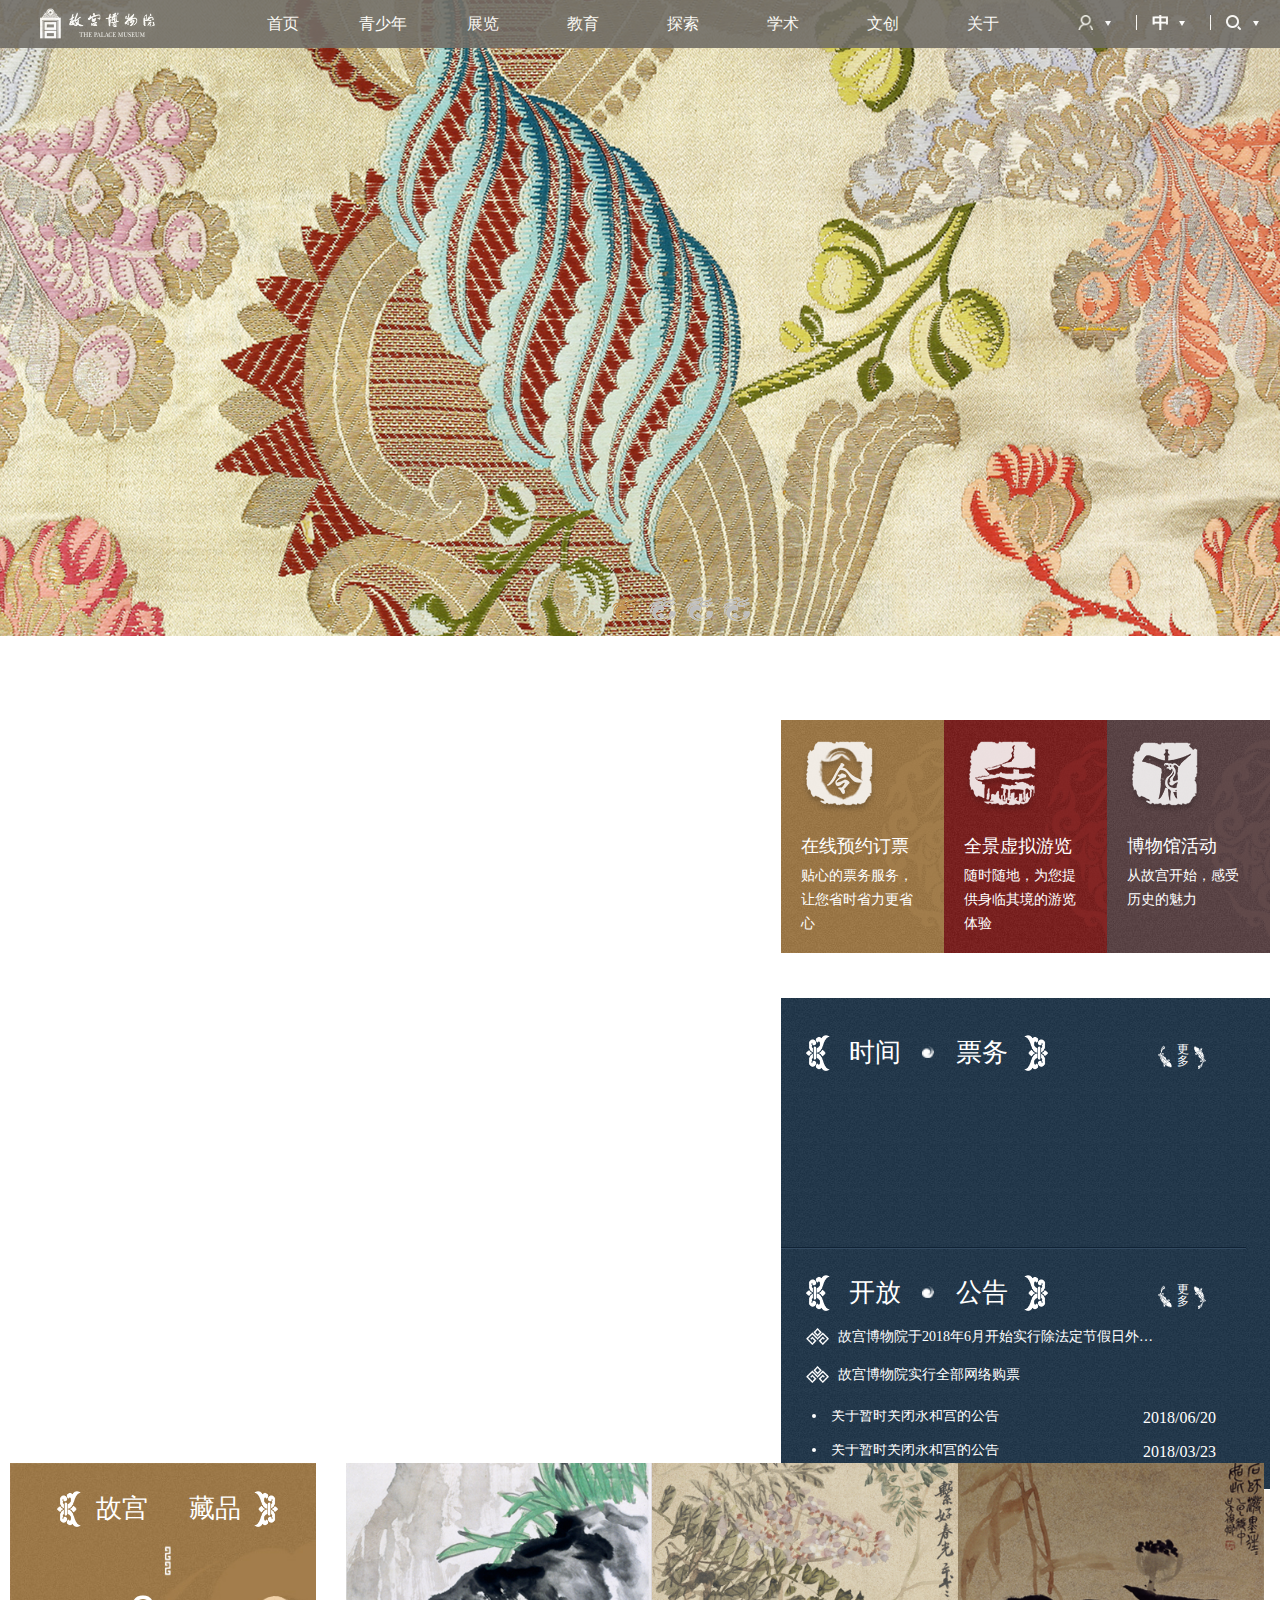
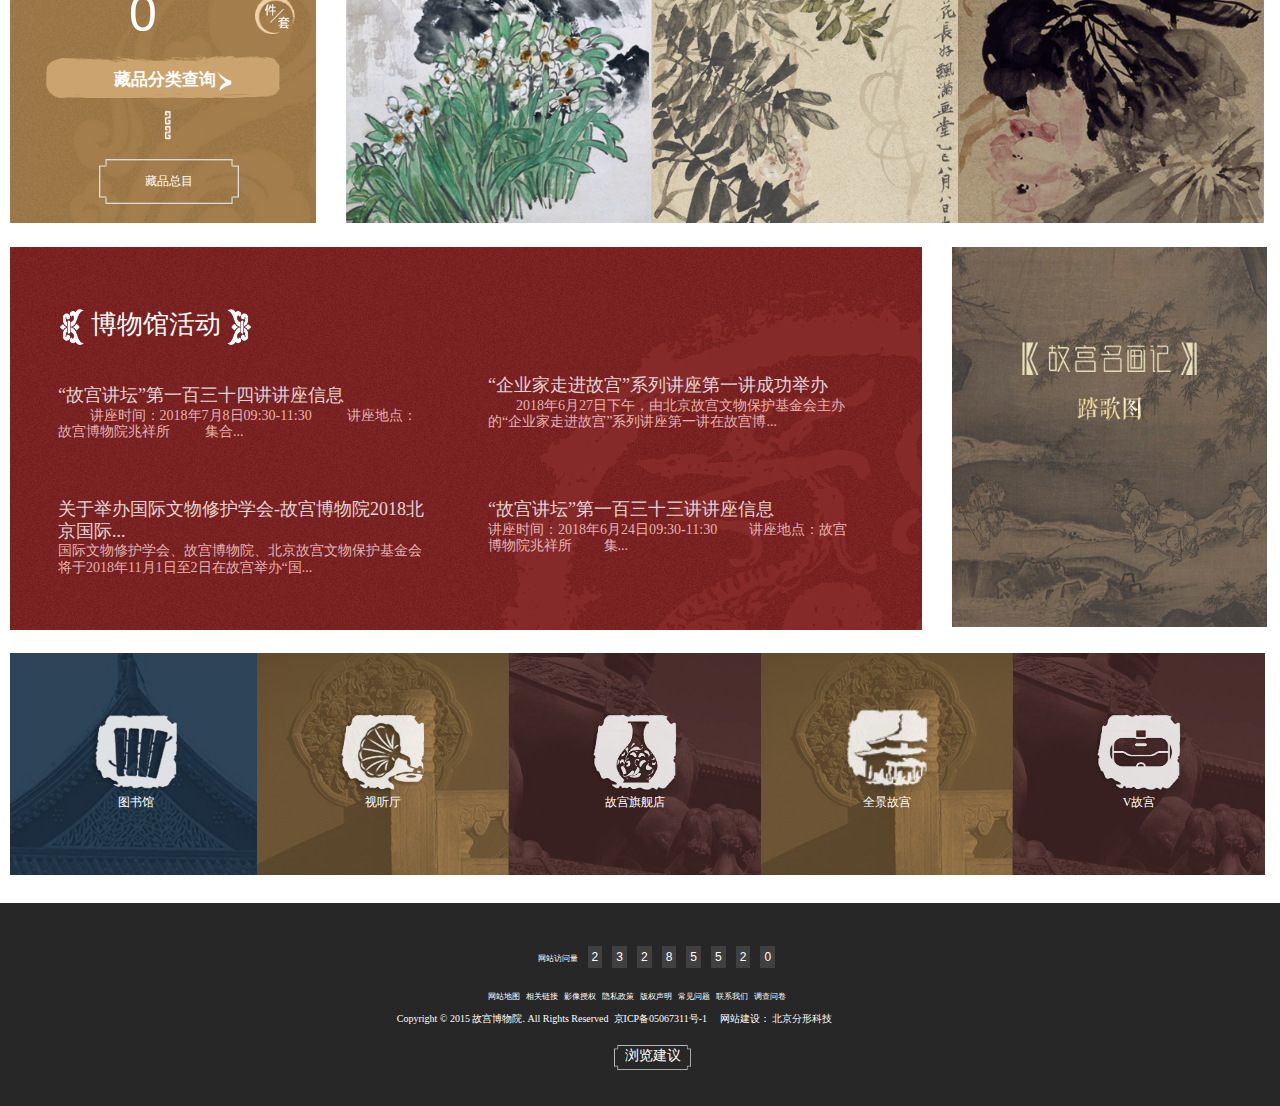
<file: index.html>
<!DOCTYPE html>
<html lang="en">
<head>
    <meta charset="UTF-8" />
    <title>Document</title>

    <link rel="stylesheet" href="css/index.css">
    <script src="js/jquery-1.12.4.js"></script>
    <script src="js/youjs.js"></script>

<!--
------------------------------------------- -->
    <style >


    *{
      margin: 0;
      padding: 0;
    }
    .cnm1{
      position: relative;
      margin: 0px auto;
      width: 310px;
      overflow: hidden;
    }

    .cnm2{
        position: relative;
        margin: 0px auto;
        width: 310px;
        overflow: hidden;
    }

    .cnm1 p{
      position: absolute;
      top: 0px;
      width: 310px;
      height: 370px;
      background-color: rgba(0, 0, 0, .5);
    }

    .cnm2 p{
        position: absolute;
        top: 0px;
        width: 310px;
        height: 370px;
        background-color: rgba(0, 0, 0, .5);
    }

  .cnm3{
        position: relative;
        margin: 0px auto;
        width: 310px;
        overflow: hidden;
    }

  .cnm3 p{
        position: absolute;
        top: 0px;
        width: 310px;
        height: 370px;
        background-color: rgba(0, 0, 0, .5);
    }

















a {
    text-decoration: none;
  color: #fff;
}

li {
    list-style: none;
}

*{
  margin: 0;
  padding:0;
}

/* ------------------------------------- */



         .box1{
            margin-top:30px;
            width:306px;
            height:360px;
            float:left;
            background-size:100%;
            /*position: :absolute;*/
            background-image:url(images/home_block2_box_bg1440.jpg);

        }



         .w{
            height: 370px;
            width:1260px;
            margin:0 auto;
         }
        .title1{

position: relative;
    top: -22px;
            padding-top: 50px;
                text-align: center; }

       .title1 img {
        height: auto;
        max-width: none;
        vertical-align: top;
        width: 24px;
        margin: 0 12px 0 21px;

                    }
         .s1{
          font-size: 26px;
        line-height: 36px;
            height: 36px;
            color: #fff;

            }
  .s2{
          font-size: 26px;
        line-height: 36px;
            height: 36px;
            color: #fff;
            position:relative;
            left:11px;
            }




    b{
        overflow: hidden;
    display: block;
    text-align: center;
    font-family: Arial, sans-serif;
    font-size: 50px;
    line-height: 1;
    color: #fff;
    position:relative;
   left: -20px;
    top: 0px;

        font-weight: normal;
    }
.one{

    position:relative;
    left:10px;
    top:8px;




}
.boxg{
width: 40px;height: 40px;
    background-image:url(images/jian1366.png);
    position:relative;
    left: 245px;
    top: 47px;
    background-size:100%;
    background-repeat:no-repeat;

}

.sz{
    width: 235px;height: 45px;
    background-image:url(images/txtbg.png);
    position:relative;
    background-size:100%;
    margin:0px auto;
     top: 14px;
    line-height: 31px;
    font-weight: bold;

}

.show{
    text-align: center;
    /*position:relative;*/
    /*left:35px;*/
    /*top:10px;*/
    display: block;
    margin: 0 auto;

}

.move{
    line-height: 45px;
    width: 140px;height: 45px;
    position: relative;
   background-image:url(images/btn10.png);
   background-repeat:no-repeat;
   background-size:100%;
left: 89px;
    top:  75px;;
}
.wz{
       font-size: 17px;
    color: #fff;
    position: relative;
    left: 68px;
    top: 11px;
}

.cnm1{
    margin-left:30px;
    margin-top:30px;
    height: 360px;width: 306px;
    background-size:100%;
    background-image:url(images/s5b348fc2dfc96.jpg);
    float:left;
     background-repeat:no-repeat;
}
.cnm2{margin-top:30px;
    height: 360px;width: 306px;
    background-image:url(images/s5b34936f99c00.jpg);
    background-size:100%;
    background-repeat:no-repeat;
      float:left;
}
.cnm3{margin-top:30px;
background-size:100%;
    height: 360px;width: 306px;
    background-image:url(images/s5b34903870fa1.jpg);
     background-repeat:no-repeat;
      float:left;
}


/* -----------------------第二--------------------------------- */


.block3{

}
.active{
  margin-top:24px;
  width: 912px;
  height: 383px;
  background-image:url(images/home_block3_box_bg.jpg);
   float:left;
position:relative;

}

.active img{
  width: 24px;
}


.active .lxt{
  height: auto;
    /* max-width: none; */
    vertical-align: top;
        font-size: 26px;
    height: 36px;
    line-height: 36px;
    position:relative;
top:60px;
left:50px;
color: #fff;
}

/* --博物馆-- */
.museum{
  height: 332px;
  width: 1112px;
  float: left;
  position:relative;
      top: 90px;
    left: 48px;
}
.museumlist>div>li a{
    font-size:18px;
}

.li1 ,.li2, .li3, .li4{
  width: 370px;
  height: 124px;
  float:left;
      color: #ffd6d6;
      font-weight: normal;
      line-height: 1.2;
      font-size:12px;
      margin-right: 60px;
      opacity: 0.8;
          /*background: url(image/liststyle.png) left no-repeat;*/



}
.li1{
  position:relative;
  top: 10px;
}
.rightph img {

  height: 380px;
  width: 315px;

}
/* -----------------------------第三----------- */

.buttom1{
   top:80px;
  height: 222px;
  width: 252px;
  background-image:url(images/s5835a5845f08b.jpg);
 background-size:100%;
    background-repeat:no-repeat;
  position:relative;
    float: left;
    left:-912px;
    text-align:center;


}
.buttom3{

  height: 222px;
  width: 252px;
  background-image:url(images/s5835a57aca965.jpg);
 background-size:100%;
    background-repeat:no-repeat;
  position:relative;
  float: left;
  left: 247px;
    top: -142px;
    text-align:center;
}
.buttom2{

  height: 222px;
  width: 252px;
  background-image:url(images/s5835a58eb4421.jpg);
 background-size:100%;
    background-repeat:no-repeat;
  position:relative;
  float: left;
  left: 247px;
    top: -142px;
    text-align:center;
}
.buttom5{

  height: 222px;
  width: 252px;
  background-image:url(images/s5835a57aca965.jpg);
 background-size:100%;
    background-repeat:no-repeat;
  position:relative;
  float: left;
  left: 247px;
    top: -142px;
    text-align:center;
}
.buttom4{

  height: 222px;
  width: 252px;
  background-image:url(images/s5835a58eb4421.jpg);
 background-size:100%;
    background-repeat:no-repeat;
  position:relative;
  float: left;
  left: 247px;
    top: -142px;
    text-align:center;
}

.b1,.b2,.b3,.b4,.b5{


 display:block;margin:0 auto;
margin-top:55px;
}
/* --------best---------------------------------------------------- */
.best{
  position:relative;
  height:203px;
margin-top:-40px;

  background-color:#272727;

}
.laji{

position:absolute;
left:42%;top:45px;
    font: 8px/1.5 "Microsoft YaHei", Arial, Tahoma, Helvetica, sans-serif;
margin-right:8px;
color:#fff;

}
.nav_foot{
  position:absolute;
  left:488px;
  top:88px ;
  color:#fff;
  font-size:8px;
}
.copyright{
  position:absolute;
  left:31%;
  top:54% ;
   font-size:10px;
  color:#fff;

}
.btns{
  width: 77px;
  height: 30px;
  background-image:url(images/btn10.png);
  background-repeat:no-repeat;
  background-size: 100%;
  font-size:14px;
  position:absolute;
  left:48%;
  top:70% ;
  color:#fff;
    line-height: 22px;
}
.inner i{
  background-color:#404040;
font-size:12px;
padding:4px;
margin-left:10px;
font-style:normal;
}

/* ----------------------------------------------动画效果-------------------------------------------- */
.rightph {
    display:inline-block;

    margin:24px  auto;
    overflow:hidden;
    margin-left:30px;
    /*隐藏超过边界的*/
}
/*图片过渡变化*/
        .rightph img {
    transition:all 0.5s;
    cursor:pointer;

}
/*鼠标移到图片放大1.2倍*/
        .rightph img:hover {

    transform:scale(1.2);
}

       .buttom1  {
    transition:all 0.5s;
    cursor:pointer;

}
/*鼠标移到图片放大1.2倍*/
      .buttom1 :hover {

    transform:scale(1.2);
}







       .buttom1 img {
    transition:all 0.5s;
    cursor:pointer;

}
/*鼠标移到图片放大1.2倍*/
      .buttom1 img:hover {

    transform:scale(1.2);
}

      .buttom2 img {
    transition:all 0.5s;
    cursor:pointer;

}
/*鼠标移到图片放大1.2倍*/
      .buttom2 img:hover {

    transform:scale(1.2);
}
      .buttom3 img {
    transition:all 0.5s;
    cursor:pointer;

}
/*鼠标移到图片放大1.2倍*/
      .buttom3 img:hover {

    transform:scale(1.2);
}

      .buttom4 img {
    transition:all 0.5s;
    cursor:pointer;

}
/*鼠标移到图片放大1.2倍*/
      .buttom4 img:hover {

    transform:scale(1.2);
}

      .buttom5 img {
    transition:all 0.5s;
    cursor:pointer;

}
/*鼠标移到图片放大1.2倍*/
      .buttom5 img:hover {

    transform:scale(1.2);
}
.cnm1 p,.cnm2 p,.cnm3 p{
  color:#fff;
  padding-left:40px;
  font-size:12px;
font-weight:bold;
display: none;
}




.wz:hover{
opacity:0.5;
    color:red;
}
.show:hover{
  opacity:0.5;
}
.btns:hover{
  opacity:0.5;
}

    </style>
</head>
<body>
<!--顶栏开始-->
<div id="datu">
    <div class="top">
        <div class="logo">
            <a href="javascript:;">
                <img src="images/s58d9fa235f62c.png" alt="">
                <h1>故宫博物馆</h1>
            </a>
        </div>
        <div class="topnav">
            <ul>
                <li>
                    <a href="#">首页</a>
                </li>
                <li>
                    <a href="./youngerPage/index.html" target="_blank">青少年</a>

                    <div id="navigation">
                        <ul>
                            <li>
                                <a href="#">开放时间</a>
                            </li>
                            <img src="images/img6.png" alt="">
                            <li>
                                <a href="#">票务服务</a>
                            </li>
                            <img src="images/img6.png" alt="">
                            <li>
                                <a href="#">交通路线</a>
                            </li>
                            <img src="images/img6.png" alt="">
                            <li>
                                <a href="#">游览须知</a>
                            </li>
                            <img src="images/img6.png" alt="">
                            <li>
                                <a href="#">全景故宫</a>
                            </li>
                        </ul>
                    </div>
                </li>
                <li>
                    <a href="./showsPage/index.html" target="_blank">展览</a>

                    <div id="exhibition">
                        <ul>
                            <li>
                                <a href="#">近期展览</a>
                            </li>
                            <img src="images/img6.png" alt="">
                            <li>
                                <a href="#">专馆</a>
                            </li>
                            <img src="images/img6.png" alt="">
                            <li>
                                <a href="#">原状陈列</a>
                            </li>
                            <img src="images/img6.png" alt="">
                            <li>
                                <a href="#">赴外展览</a>
                            </li>
                        </ul>
                    </div>
                </li>
                <li>
                    <a href="./eventPage/events.html" target="_blank">教育</a>

                    <div id="education">
                        <ul>
                            <li>
                                <a href="#">教育新闻</a>
                            </li>
                            <img src="images/img6.png" alt="">
                            <li>
                                <a href="#">故宫博物院教育中心</a>
                            </li>
                            <img src="images/img6.png" alt="">
                            <li>
                                <a href="#">国际博协培训中心</a>
                            </li>
                            <img src="images/img6.png" alt="">
                            <li>
                                <a href="#">故宫志愿者</a>
                            </li>
                        </ul>
                    </div>
                </li>
                <li>
                    <a href="./explorePage/subpage/Explore.html" target="_blank">探索</a>

                    <div id="explore">
                        <ul>
                            <li>
                                <a href="#">建筑</a>
                            </li>
                            <img src="images/img6.png" alt="">
                            <li>
                                <a href="#">藏品</a>
                            </li>
                            <img src="images/img6.png" alt="">
                            <li>
                                <a href="#">古籍</a>
                            </li>
                            <img src="images/img6.png" alt="">
                            <li>
                                <a href="#">宫廷历史</a>
                            </li>
                            <img src="images/img6.png" alt="">
                            <li>
                                <a href="#">文物医院</a>
                            </li>
                            <img src="images/img6.png" alt="">
                            <li>
                                <a href="#">文化专题</a>
                            </li>
                            <img src="images/img6.png" alt="">
                            <li>
                                <a href="#">名画记</a>
                            </li>
                            <img src="images/img6.png" alt="">
                            <li>
                                <a href="#">藏品总目</a>
                            </li>
                        </ul>
                    </div>
                </li>
                <li>
                    <a href="./reaschPage/wenwu.html" target="_blank">学术</a>

                    <div id="science">
                        <ul>
                            <li>
                                <a href="#">学术活动</a>
                            </li>
                            <img src="images/img6.png" alt="">
                            <li>
                                <a href="#">专家名录</a>
                            </li>
                            <img src="images/img6.png" alt="">
                            <li>
                                <a href="#">故宫研究院</a>
                            </li>
                            <img src="images/img6.png" alt="">
                            <li>
                                <a href="./platformPage/platform.html" style="color:orange" target="_blank">故宫学院</a>
                            </li>
                            <img src="images/img6.png" alt="">
                            <li>
                                <a href="#">其他学术机构</a>
                            </li>
                        </ul>
                    </div>
                </li>
                <li>
                    <a href="./creativePage/wenchuang-index.html" target="_blank">文创</a>

                    <div id="CulturalCreation">
                        <ul>
                            <li>
                                <a href="#">故宫出版</a>
                            </li>
                            <img src="images/img6.png" alt="">
                            <li>
                                <a href="#">文创产品</a>
                            </li>
                            <img src="images/img6.png" alt="">
                            <li>
                                <a href="#">故宫壁纸</a>
                            </li>
                            <img src="images/img6.png" alt="">
                            <li>
                                <a href="#">故宫APP</a>
                            </li>
                            <img src="images/img6.png" alt="">
                            <li>
                                <a href="#">故宫游戏</a>
                            </li>
                        </ul>
                    </div>
                </li>
                <li>
                    <a href="./aboutPage/About.html" target="_blank">关于</a>

                    <div id="about">
                        <ul>
                            <li>
                                <a href="#">总说</a>
                            </li>
                            <img src="images/img6.png" alt="">
                            <li>
                                <a href="#">资讯</a>
                            </li>
                            <img src="images/img6.png" alt="">
                            <li>
                                <a href="#">院史编年</a>
                            </li>
                            <img src="images/img6.png" alt="">
                            <li>
                                <a href="#">景仁榜</a>
                            </li>
                            <img src="images/img6.png" alt="">
                            <li>
                                <a href="#">机构设置</a>
                            </li>
                        </ul>
                    </div>
                </li>
            </ul>
        </div>

        <div class="menutool">
            <img src="images/menu2.png" alt="">
        </div>
        <ul class="tools">
            <li class="login">
                <a href="">
                    <img src="images/ico_tools_search2.png" alt="">
                    <span></span>
                </a>
                <div id="login-box">
                    <a href="">登录</a>
                    <a href="">注册</a>
                </div>
            </li>
            <div class="line"></div>
            <li class="lang">
                <a href="">中
                    <span></span>
                </a>
                <div id="lang-box">
                    <a href="">English</a>
                    <a href="">青少版</a>
                </div>
            </li>
            <div class="line"></div>
            <li class="scbtn">
                <a href="#">
                    <img src="images/ico_tools_user2.png" alt="">
                    <span></span>
                </a>
                <div id="search">
                    <input type="text" />
                    <a href="#"></a>
                </div>
                <div></div>
            </li>
        </ul>
    </div>
    <ul>
        <li class="current">
            <a href="#">
                <img src="./images/big1.jpg" alt="" />
            </a>
        </li>
        <li>
            <a href="#">
                <img src="./images/big2.jpg" alt="" />
            </a>
        </li>
        <li>
            <a href="#">
                <img src="./images/big3.jpg" alt="" />
            </a>
        </li>
        <li>
            <a href="#">
                <img src="./images/big4.jpg" alt="" />
            </a>
        </li>
    </ul>
    <div class="dian_you">  <ul>
        <li class="current"></li>
        <li></li>
        <li></li>
        <li></li>
    </ul>
    </div>
</div>
<!--顶栏结束-->
<!-- 右边固定定位导航开始 -->
<div class="leftnav">
    <a href="#"></a>
    <ul>
        <li>林
            <i>林鸿康</i>
        </li>
        <li>刘
            <i>刘旭涛</i>
        </li>
        <li>田
            <i>田东东</i>
        </li>
        <li>雷
            <i>雷霆</i>
        </li>
        <li>朱
            <i>朱凡</i>
        </li>
        <li>高
            <i>高俊</i>
        </li>
        <li>徐
            <i>徐雄程</i>
        </li>
        <li>张
            <i>张永程</i>
        </li>
        <li>游
            <i>游建威</i>
        </li>
        <li>范
            <i>范林林</i>
        </li>
        <li>柯
            <i>柯斌</i>
        </li>
    </ul>
    <i>
        <span>组</span>
    </i>
</div>
<!-- 右边固定定位导航结束 -->
<!--中间部分开始-->
<div id="center" class="w">
    <img src="images/s5afe3df4819d2.png" alt="">
    <div class="lefttop"></div>
    <div class="righttop">
        <ul>
            <li>
                <a href="#">
                    <i></i>
                    <span>在线预约订票</span>
                    <em>贴心的票务服务，让您省时省力更省心</em>
                    <img src="images/s5835a34f91d4b.png" alt="">
                </a>
            </li>
            <li>
                <a href="#">
                    <i></i>
                    <span>全景虚拟游览</span>
                    <em>随时随地，为您提供身临其境的游览体验</em>
                    <img src="images/s5835a37a3ba85.png" alt="">
                </a>
            </li>
            <li>
                <a href="#">
                    <i></i>
                    <span>博物馆活动</span>
                    <em>从故宫开始，感受历史的魅力</em>
                    <img src="images/s5835a3934e72b.png" alt="">
                </a>
            </li>
        </ul>
    </div>
    <div class="leftbottom">
        <div>
            <div class="news">
                <div class="title">
                    <img src="images/public-icon1.png" alt="">
                    <span class="z1">故宫</span>
                    <img class="dot" src="images/title_dot.png" alt="">
                    <span class="z2">资讯</span>
                    <img src="images/public-icon2.png" alt="">
                    <span class="newsmore"></span>
                    <a href="#">更多</a>
                </div>
                <div class="item1">
                    <a href="#">
                        <img src="images/index-icon2-1.png" alt="">【声明】关于故宫博物院在职、离退休人员参加社会文物鉴定等公务性活动的声明</a>
                    <a href="">
                        <img src="images/index-icon2-1.png" alt="">【严正声明】关于我院依法对“故宫博物院”享有名称权和对已注册商标的商标专用权的严正声明</a>
                </div>
                <div class="news-list">
                    <ul>
                        <li>
                            <a href="#">故宫暑假知识课堂即将开课</a>
                        </li>
                        <div>
                            <i>2333</i>
                            <span>2222</span>
                        </div>
                        <li>
                            <a href="#">关于举办国际博协培训中心2018年秋季培训班的通知</a>

                        </li>
                        <div>
                            <i></i>
                            <span></span>
                        </div>
                        <li>
                            <a href="#">“张忠培先生考古学术之路——理论研讨暨遗著首发式”在故宫博物院举行</a>

                        </li>
                        <div>
                            <i></i>
                            <span></span>
                        </div>
                        <li>
                            <a href="#">“故宫讲坛”第一百三十四讲讲座信息</a>

                        </li>
                        <div>
                            <i></i>
                            <span></span>
                        </div>
                    </ul>
                </div>
            </div>
        </div>
        <a href="#">
            <img src="images/s5b3c2877b076d.jpg" alt="">
        </a>
    </div>
    <div class="rightbottom">
        <div class="Ticketing">
            <div class="title">
                <img src="images/public-icon1.png" alt="">
                <span class="z1">时间</span>
                <img class="dot" src="images/title_dot.png" alt="">
                <span class="z2">票务</span>
                <img src="images/public-icon2.png" alt="">
                <span class="newsmore"></span>
                <a href="#">更多</a>
            </div>
            <div class="VisitTime">
                <ul>
                    <li>
                        <i>08:30
                        </i>
                        <img src="images/img6.png" alt="">
                        <em>开始售票、开放进馆时间
                        </em>
                    </li>
                    <li>
                        <i>16:00

                        </i>
                        <img src="images/img6.png" alt="">
                        <em>止票时间（含钟表馆、珍宝馆）


                        </em>
                    </li>
                    <li>
                        <i>16:10

                        </i>
                        <img src="images/img6.png" alt="">
                        <em>停止入馆时间


                        </em>
                    </li>
                    <li>
                        <i>17:00

                        </i>
                        <em>闭馆时间


                        </em>
                    </li>
                </ul>

                <div>
                        <span>旺 季 门 票
                        </span>

                    <i class="xx">每张门票为人民币60元（不包括珍宝馆、钟表馆）</i>

                        <span>珍宝馆门票
                        </span>

                    <i>每张门票为人民币10元</i>

                        <span>钟表馆门票
                        </span>

                    <i>每张门票为人民币10元</i>

                </div>
            </div>
        </div>
        <div class="openDay">
            <div class="title">
                <img src="images/public-icon1.png" alt="">
                <span class="z1">开放</span>
                <img class="dot" src="images/title_dot.png" alt="">
                <span class="z2">公告</span>
                <img src="images/public-icon2.png" alt="">
                <span class="newsmore"></span>
                <a href="#">更多</a>
            </div>
            <div class="item1">
                <a href="#">
                    <img src="images/index-icon2-1.png" alt="">故宫博物院于2018年6月开始实行除法定节假日外周一全年闭馆</a>
                <a href="">
                    <img src="images/index-icon2-1.png" alt="">故宫博物院实行全部网络购票</a>
            </div>
            <div class="bulletin">
                <ul>
                    <li>
                        <a href="#">关于暂时关闭永和宫的公告</a>
                    </li>
                    <div>2018/06/20
                    </div>
                    <li>
                        <a href="#">关于暂时关闭永和宫的公告</a>

                    </li>
                    <div>2018/03/23
                    </div>
                </ul>
            </div>

        </div>
    </div>
</div>
    <div class=" w ">
    <div class="box1">

    <div class="img2"></div>




       <div class="title1">


               <span class="topspan">
               <img src="images/public-icon1.png">
               </span>
               <span class="s1">故宫 </span>&nbsp;&nbsp;&nbsp;&nbsp;&nbsp;&nbsp;&nbsp;
               <span class="phonto"></span>
               <span class="s2">藏品</span>
               <span class="topspan1"><img src="images/public-icon2.png"></span>

                </div>
                <div class ="num">
                <p>

                <div class="boxg" >
                <img class="one" width="25px" height="25px" src="images/indexicon1.png">
                </div>
                </p>
                <b  id="time">0</b>
                </div>

                <div class="sz">

                <a class="wz" href="#">藏品分类查询<img src="images/txtbg1.png" halt="" /></a>

                </div>
                <div class="move">
                <a  class="show" href="">藏品总目</a>
                </div>

                </div>
                <div>
                    <ul class="list">
<li class="cnm1"   id="cnm1">



 <p ><br><br><br>傅抱石仿陈洪绶人物图轴 <br> <br>近现代 <br /><br>  纵137.6cm，横34.4cm <br><br>画中表现一位画家刚完成两幅扇面后的<br>情形,闭目叉手，凝神静气，回味创作中<br>的得失。傅抱石为画家造像的目的实则<br>是以其自况，表达作者志趣与追求。</p></li>
                    <li class="cnm2"  id="cnm2"><p><br>
                       <br><br>傅抱石秋风红雨图轴 <br> <br>近现代 <br /><br>  纵98.4cm，横49.3cm <br><br>图中二文士对坐舟中，杯盏交流，秋风<br>中的落叶仿佛飘落的红雨。此画构图不<br>求满密，干净利索，取得了形简意赅的<br>艺术效果。。
                    </p></li>
                    <li class="cnm3" id="cnm3"><p>
                     <br>  <br><br>傅抱石山水人物图册页 <br> <br>近现代 <br /><br>  纵31.6cm，横37.1cm <br><br>图中江水平如镜，文士醉后枕琴而眠<br>的状态正是高士远离尘嚣、悠游林下<br>的写照。此画疏简散淡，表现出世外<br>高人悠然自得的生活状态。
                    </p></li>
                    </ul>
                </div>
                </div>
<!-- ----------------第二---------------------------- -->
                <div class= " block3  w">
                  <div class="active">
                  <span class="lxt">
                  <img   width: 24px src="images/public-icon1.png">&nbsp;博物馆活动
                  <img  width: 24px; src="images/public-icon2.png">
                  </span>
                  <div class="museum ">
                  <ul class="museumlist">
                  <div class="li1">
                  <li>
                    <h3><a href="#" target="_blank">“故宫讲坛”第一百三十四讲讲座信息</a>
                    <p>　　 讲座时间：2018年7月8日09:30-11:30
　　                        讲座地点：故宫博物院兆祥所
　　                        集合...</p></h3>
                  </li>
                  </div>
                  <div class="li2"><li><h3><a href="#">“企业家走进故宫”系列讲座第一讲成功举办</a><p><p>　　2018年6月27日下午，由北京故宫文物保护基金会主办的“企业家走进故宫”系列讲座第一讲在故宫博...</p></p></h3></li></div>
                  <div class="li3"><li><h3><a href="#">关于举办国际文物修护学会-故宫博物院2018北京国际...</a><p>国际文物修护学会、故宫博物院、北京故宫文物保护基金会将于2018年11月1日至2日在故宫举办“国...</p></h3></li></div>
                  <div class="li4"><li><h3><a href="#">“故宫讲坛”第一百三十三讲讲座信息</a><p>讲座时间：2018年6月24日09:30-11:30 　　讲座地点：故宫博物院兆祥所 　　集...</p></h3></li></div>
                  </ul>
                  </div>
                </div>
                <div class="rightph"><img src="images/s5b398d784c95a.jpg"></div>
                </div>
                <!-- ---------------第三----------- -->
<div class="buttom w">
                <div class="buttom1"><a href="#">
                  <img src="images/s5863704a46b10.png"  class="b1" height="88px" width="92px">图书馆
                </a></div>
                <div class="buttom2"><a href="#">
                  <img src="images/s58636fe246e0a.png" class="b2" height="88px" width="92px">视听厅
                </a></div>
                <div class="buttom3"><a href="#">
                  <img src="images/s58bcfc20c5076.png" class="b3" height="88px" width="92px">故宫旗舰店
                </a></div>
                <div class="buttom4"><a href="#">
                  <img src="images/s5b0229534c145.png" class="b4" height="88px" width="92px">全景故宫
                </a></div>
                <div class="buttom5"><a href="#">
                  <img src="images/s58bcfc4e63ba3.png" class="b5" height="88px" width="92px">V故宫
                </a></div>

</div>


<!-- ---------best------------- -->
<div class="best">
  <div class="laji" >网站访问量<span class="inner"><i>2</i><i>3</i><i>2</i><i>8</i><i>5</i><i>5</i><i>2</i><i>0</i></span></div>






   <div class="footer" id="footer">
    <div class="wrap">
        <div class="num" style="display:none;">网站访问量<span class="inner">123456789</span></div>
        <div></div>        <div><div class="nav_foot">
            <a href="/sitemap.html" > 网站地图</a>&nbsp;&nbsp;      <a href="/bottom/friend.html" > 相关链接</a>&nbsp;&nbsp;        <a href="/bottom/apply_image.html" target="_blank"> 影像授权</a>&nbsp;&nbsp;        <a href="/bottom/privacy/252.html" target="_blank"> 隐私政策</a>&nbsp;&nbsp;        <a href="/bottom/privacy/236341.html" target="_blank"> 版权声明</a>&nbsp;&nbsp;     <a href="/bottom/ask.html" > 常见问题</a>&nbsp;&nbsp;       <a href="/bottom/contact.html" > 联系我们</a>&nbsp;&nbsp;       <a href="http://nquestion.com/Answer/Start.aspx?Id=114716" target="_blank"> 调查问卷</a>&nbsp;&nbsp;</div></div>        <div><div class="copyright">

    Copyright © 2015 故宫博物院. All Rights Reserved&nbsp;&nbsp;京ICP备05067311号-1    &nbsp;&nbsp;&nbsp;
    <a href="http://www.fractal-technology.com/" target="_blank">网站建设</a>：
    <a href="http://www.fractal-technology.com/" target="_blank">北京分形科技</a>
</div>

<div class="btns"><a href="javascript:;"> &nbsp;  &nbsp;浏览建议</a></div></div>    </div>

</div>
</div>
</body>


  <script>
    //https://blog.csdn.net/hsd2012/article/details/51644419 为什么用 mouseenter和mouseleave 的原因
    $(function(){
      $("#cnm1 p").hide();

      //鼠标移入事件--动画
      $("#cnm1").mouseenter( function (e){
        //call改变this指向调用一下
        var direction = getDirection.call(this,e);
        console.log(direction);
        if(direction == 0  ||direction == 4){
          $("#cnm1 p").css("left","-310px");
          $("#cnm1 p").css("top","0px");
          $("#cnm1 p").show();
          $("#cnm1 p").animate({left:"0px"},400,"swing");

        }else if(direction == 1){
          $("#cnm1 p").css("top","-370px");
          $("#cnm1 p").css("left","0px");
          $("#cnm1 p").show();
          $("#cnm1 p").animate({top:"0px"},400,"swing");

        }else if(direction == 2){
          $("#cnm1 p").css("left","310px");
          $("#cnm1 p").css("top","0px");
          $("#cnm1 p").show();
          $("#cnm1 p").animate({left:"0px"},400,"swing");
        }else if(direction == 3){
          $("#cnm1 p").css("top","370px");
          $("#cnm1 p").css("left","0px");
          $("#cnm1 p").show();
          $("#cnm1 p").animate({top:"0px"},400,"swing");
        }
      });

    //鼠标移出事件--动画
      $("#cnm1").mouseleave(function (e) {
        var that = this;//用于修改计时器回调函数this的指向问题
        setTimeout(function (){
          //call改变this指向调用一下
          var direction = getDirection.call(this,e);
          console.log(direction);

          if(direction == 0 ||direction == 4){
            $("#cnm1 p").stop();
            $("#cnm1 p").animate({left:"-370px"},300,"swing");
          }else if(direction == 1  ){
            $("#cnm1 p").stop();
            $("#cnm1 p").animate({top:"-370px"},300,"swing");
          }else if(direction == 2){
            $("#cnm1 p").stop();
            $("#cnm1 p").animate({left:"310px"},300,"swing");
          }else if(direction == 3){
            $("#cnm1 p").stop();
            $("#cnm1 p").animate({top:"370px"},300,"swing");
          }
        }.bind(that),200);

      });


        //-------------------
        //鼠标移入事件--动画
        $("#cnm2").mouseenter( function (e){
            //call改变this指向调用一下
            var direction = getDirection.call(this,e);
            console.log(direction);
            if(direction == 0  ||direction == 4){
                $("#cnm2 p").css("left","-310px");
                $("#cnm2 p").css("top","0px");
                $("#cnm2 p").show();
                $("#cnm2 p").animate({left:"0px"},400,"swing");

            }else if(direction == 1){
                $("#cnm2 p").css("top","-370px");
                $("#cnm2 p").css("left","0px");
                $("#cnm2 p").show();
                $("#cnm2 p").animate({top:"0px"},400,"swing");

            }else if(direction == 2){
                $("#cnm2 p").css("left","310px");
                $("#cnm2 p").css("top","0px");
                $("#cnm2 p").show();
                $("#cnm2 p").animate({left:"0px"},400,"swing");
            }else if(direction == 3){
                $("#cnm2 p").css("top","370px");
                $("#cnm2 p").css("left","0px");
                $("#cnm2 p").show();
                $("#cnm2 p").animate({top:"0px"},400,"swing");
            }
        });

        //鼠标移出事件--动画
        $("#cnm2").mouseleave(function (e) {
            var that = this;//用于修改计时器回调函数this的指向问题
            setTimeout(function (){
                //call改变this指向调用一下
                var direction = getDirection.call(this,e);
                console.log(direction);

                if(direction == 0 ||direction == 4){
                    $("#cnm2 p").stop();
                    $("#cnm2 p").animate({left:"-370px"},300,"swing");
                }else if(direction == 1  ){
                    $("#cnm2 p").stop();
                    $("#cnm2 p").animate({top:"-370px"},300,"swing");
                }else if(direction == 2){
                    $("#cnm2 p").stop();
                    $("#cnm2 p").animate({left:"310px"},300,"swing");
                }else if(direction == 3){
                    $("#cnm2 p").stop();
                    $("#cnm2 p").animate({top:"370px"},300,"swing");
                }
            }.bind(that),200);

        });


      //-------------------
        //鼠标移入事件--动画
        $("#cnm3").mouseenter( function (e){
            //call改变this指向调用一下
            var direction = getDirection.call(this,e);
            console.log(direction);
            if(direction == 0  ||direction == 4){
                $("#cnm3 p").css("left","-310px");
                $("#cnm3 p").css("top","0px");
                $("#cnm3 p").show();
                $("#cnm3 p").animate({left:"0px"},400,"swing");

            }else if(direction == 1){
                $("#cnm3 p").css("top","-370px");
                $("#cnm3 p").css("left","0px");
                $("#cnm3 p").show();
                $("#cnm3 p").animate({top:"0px"},400,"swing");

            }else if(direction == 2){
                $("#cnm3 p").css("left","310px");
                $("#cnm3 p").css("top","0px");
                $("#cnm3 p").show();
                $("#cnm3 p").animate({left:"0px"},400,"swing");
            }else if(direction == 3){
                $("#cnm3 p").css("top","370px");
                $("#cnm3 p").css("left","0px");
                $("#cnm3 p").show();
                $("#cnm3 p").animate({top:"0px"},400,"swing");
            }
        });

        //鼠标移出事件--动画
        $("#cnm3").mouseleave(function (e) {
            var that = this;//用于修改计时器回调函数this的指向问题
            setTimeout(function (){
                //call改变this指向调用一下
                var direction = getDirection.call(this,e);
                console.log(direction);

                if(direction == 0 ||direction == 4){
                    $("#cnm3 p").stop();
                    $("#cnm3 p").animate({left:"-370px"},300,"swing");
                }else if(direction == 1  ){
                    $("#cnm3 p").stop();
                    $("#cnm3 p").animate({top:"-370px"},300,"swing");
                }else if(direction == 2){
                    $("#cnm3 p").stop();
                    $("#cnm3 p").animate({left:"310px"},300,"swing");
                }else if(direction == 3){
                    $("#cnm3 p").stop();
                    $("#cnm3 p").animate({top:"370px"},300,"swing");
                }
            }.bind(that),200);

        });











        //================
      /**
       * 功能： 获取鼠标从图片的那一方向的边移入、移出
       * @param e  事件event对象
       * @returns {number}
       */
      function getDirection(e){
        var x = (e.pageX - this.offsetLeft - (this.offsetWidth/2))*
                (this.offsetWidth > this.offsetHeight ? (this.offsetHeight/this.offsetWidth):1);
        var y = (e.pageY - this.offsetTop- (this.offsetHeight/2))*
                (this.offsetHeight > this.offsetWidth ? (this.offsetWidth/this.offsetHeight):1);

        var y1 = (e.pageY - this.offsetTop-(this.offsetHeight/2));//其实没用到这个东西
        var direction =Math.round(((Math.atan2(y,x)*(180/Math.PI))+180)/90);
        return direction;
      }


    });



// ------------------数字滚动------------------------

$(document).ready(function () {
  $(window).scroll(function () {
    //$(window).scrollTop()//这个方法是当前滚动条滚动的距离

    //（1）这个根据页面高度自己调--之所以是要设置一个上限范围，是不不想让定时器只要出现滚动就重复操作
    //&& $(window).scrollTop() < 620
    if($(window).scrollTop() > 1100){
      $("#house").animate({"top":"115px"},1500);
      //(3)强行左滑一下，虽然页面不好看
      $("#book").show(1500);
      $("#book").animate({"left":"480px"},1000);

      //（2）实现了一个数值的缓动增加特效
      var num = 0;
      var timeID = setInterval(function () {
        if(num >= 1862690){
          clearInterval(timeID);
          num = 1862690;
        }else{
          //数值缓动增加
          num +=Math.ceil((1862690 - num)/80);
        }
        $("#time").text(num);
      },1);
      //执行一次后解绑事件，就不会重复触发了。
      $(window).off("scroll");
    }
    //$(window).height()获取当前窗体的高度
    //$(document).height()获取当前文档的高度

    });
  });


  </script>









</html>
</file>
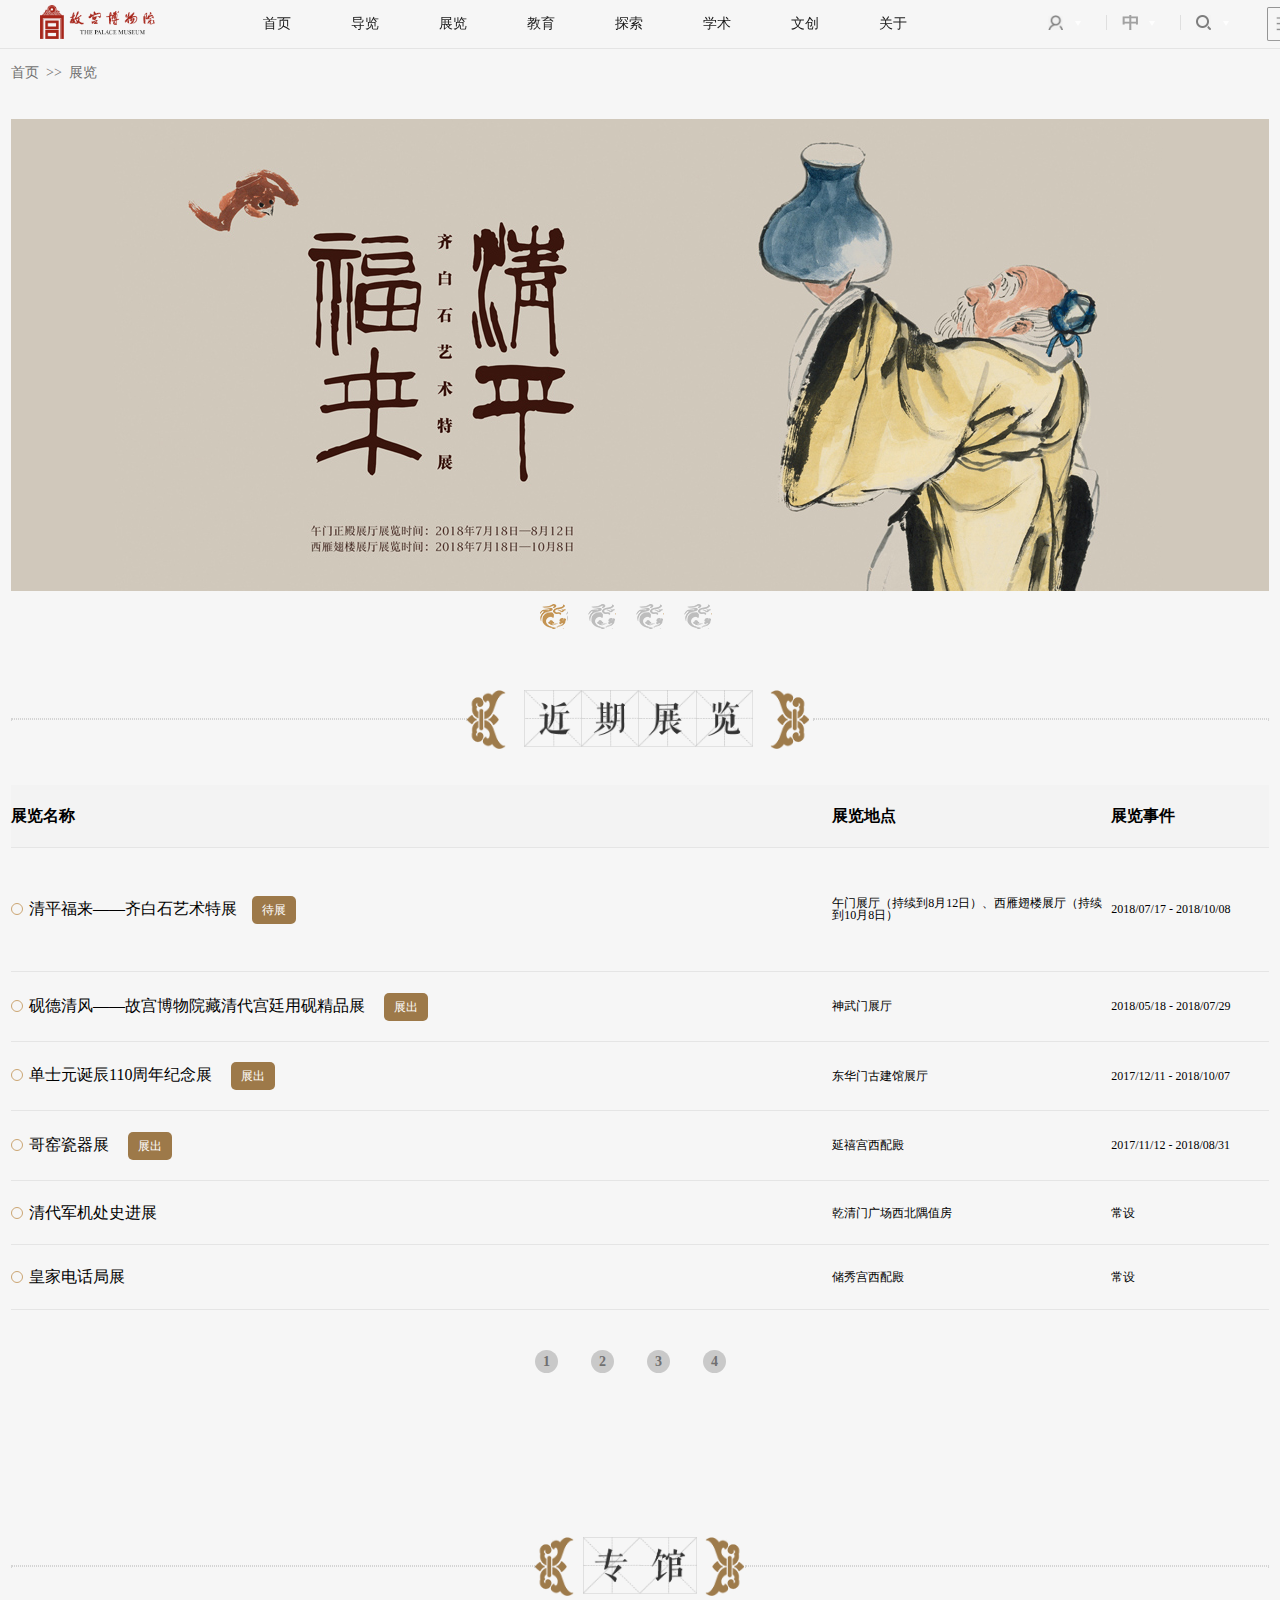
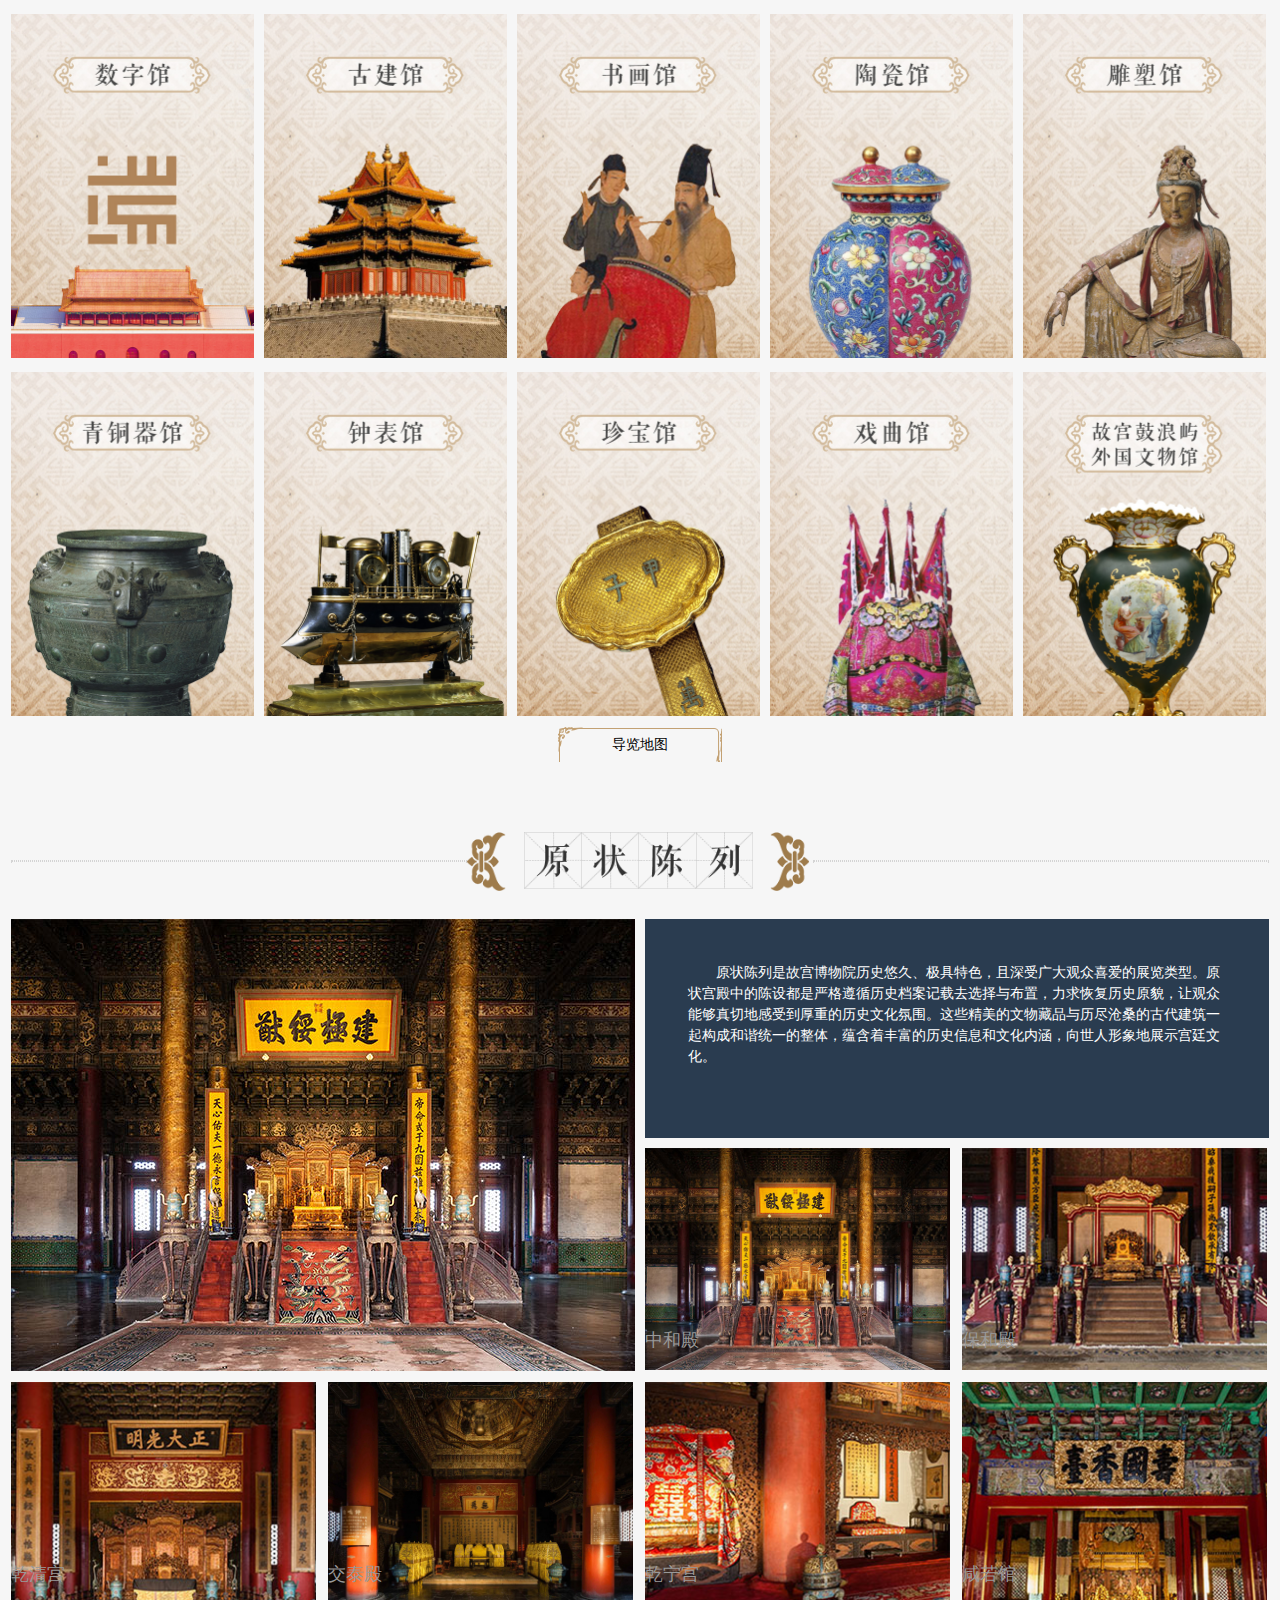
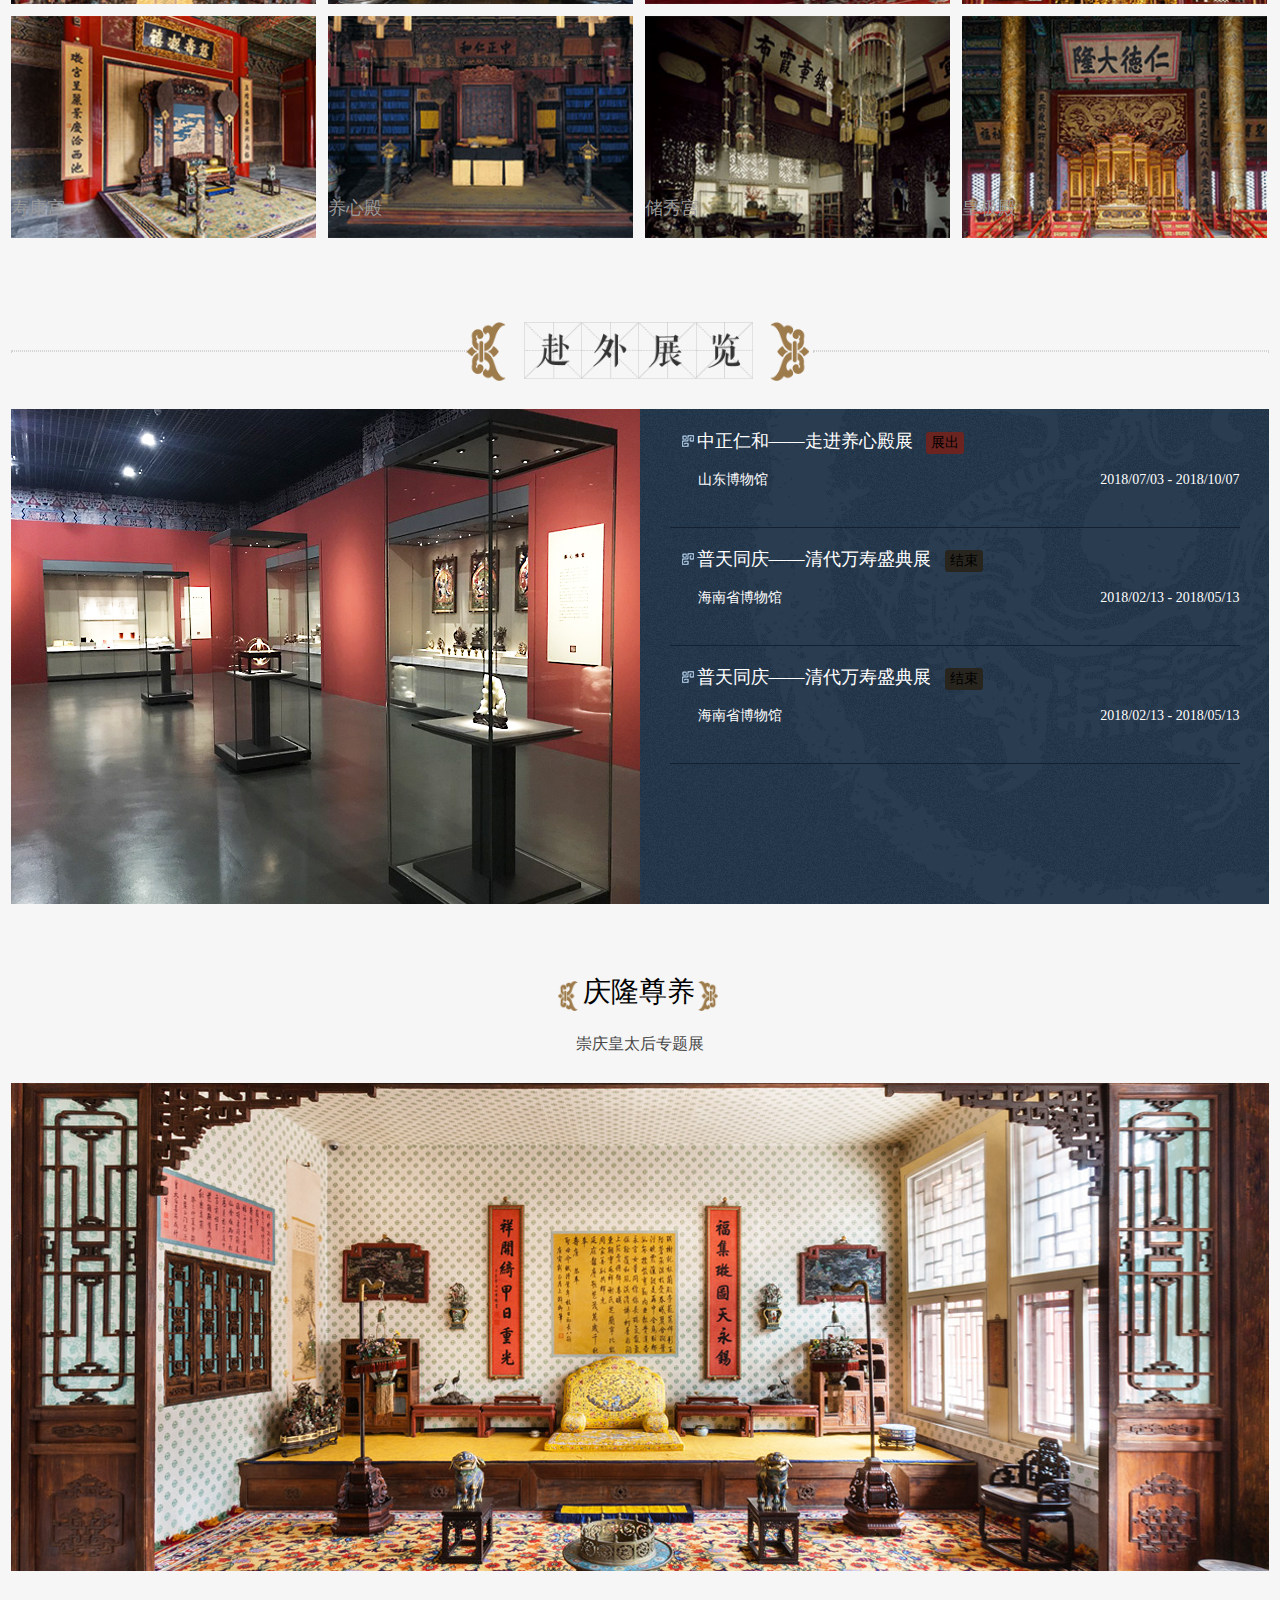
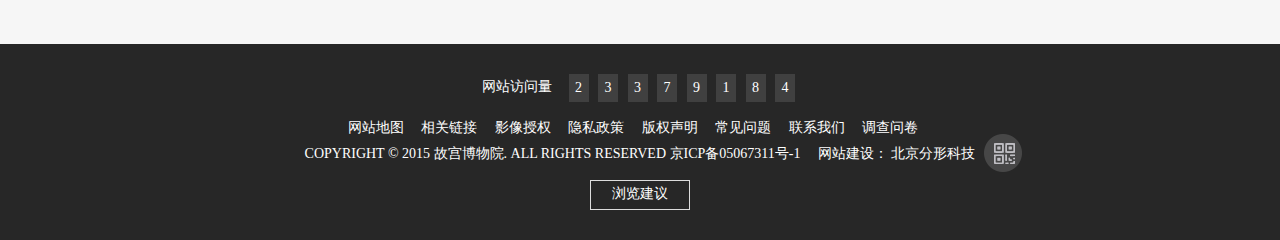
<file: showsPage/index.html>
<!DOCTYPE html>
<html>
<head lang="en">
    <meta charset="UTF-8">
    <title></title>
    <link rel="stylesheet" href="css/index.css">
    <script src="js/jquery-1.12.4.js"></script>


</head>
<body>
<!--顶栏开始-->
<div class="top">
    <div class="logo">
        <a href="javascript:;">
            <img src="images/LOGO.png" alt="">
            <h1>故宫博物馆</h1>
        </a>
    </div>
    <div class="topnav">
        <ul>
            <li>
                <a href="#" class="topnav_a">首页</a>
            </li>
            <li>
                <a href="#" class="topnav_a">导览</a>

                <div id="navigation">
                    <ul>
                        <li>
                            <a href="#">开放时间</a>
                        </li>
                        <img src="images/img6.png" alt="">
                        <li>
                            <a href="#">票务服务</a>
                        </li>
                        <img src="images/img6.png" alt="">
                        <li>
                            <a href="#">交通路线</a>
                        </li>
                        <img src="images/img6.png" alt="">
                        <li>
                            <a href="#">游览须知</a>
                        </li>
                        <img src="images/img6.png" alt="">
                        <li>
                            <a href="#">全景故宫</a>
                        </li>
                    </ul>
                </div>
            </li>
            <li>
                <a href="#" class="topnav_a">展览</a>

                <div id="exhibition">
                    <ul>
                        <li>
                            <a href="#">近期展览</a>
                        </li>
                        <img src="images/img6.png" alt="">
                        <li>
                            <a href="#">专馆</a>
                        </li>
                        <img src="images/img6.png" alt="">
                        <li>
                            <a href="#">原状陈列</a>
                        </li>
                        <img src="images/img6.png" alt="">
                        <li>
                            <a href="#">赴外展览</a>
                        </li>
                    </ul>
                </div>
            </li>
            <li>
                <a href="#" class="topnav_a">教育</a>

                <div id="education">
                    <ul>
                        <li>
                            <a href="#">教育新闻</a>
                        </li>
                        <img src="images/img6.png" alt="">
                        <li>
                            <a href="#">故宫博物院教育中心</a>
                        </li>
                        <img src="images/img6.png" alt="">
                        <li>
                            <a href="#">国际博协培训中心</a>
                        </li>
                        <img src="images/img6.png" alt="">
                        <li>
                            <a href="#">故宫志愿者</a>
                        </li>
                    </ul>
                </div>
            </li>
            <li>
                <a href="#" class="topnav_a">探索</a>

                <div id="explore">
                    <ul>
                        <li>
                            <a href="#">建筑</a>
                        </li>
                        <img src="images/img6.png" alt="">
                        <li>
                            <a href="#">藏品</a>
                        </li>
                        <img src="images/img6.png" alt="">
                        <li>
                            <a href="#">古籍</a>
                        </li>
                        <img src="images/img6.png" alt="">
                        <li>
                            <a href="#">宫廷历史</a>
                        </li>
                        <img src="images/img6.png" alt="">
                        <li>
                            <a href="#">文物医院</a>
                        </li>
                        <img src="images/img6.png" alt="">
                        <li>
                            <a href="#">文化专题</a>
                        </li>
                        <img src="images/img6.png" alt="">
                        <li>
                            <a href="#">名画记</a>
                        </li>
                        <img src="images/img6.png" alt="">
                        <li>
                            <a href="#">藏品总目</a>
                        </li>
                    </ul>
                </div>
            </li>
            <li>
                <a href="#" class="topnav_a">学术</a>

                <div id="science">
                    <ul>
                        <li>
                            <a href="#">学术活动</a>
                        </li>
                        <img src="images/img6.png" alt="">
                        <li>
                            <a href="#">专家名录</a>
                        </li>
                        <img src="images/img6.png" alt="">
                        <li>
                            <a href="#">故宫研究院</a>
                        </li>
                        <img src="images/img6.png" alt="">
                        <li>
                            <a href="#">故宫学院</a>
                        </li>
                        <img src="images/img6.png" alt="">
                        <li>
                            <a href="#">其他学术机构</a>
                        </li>
                    </ul>
                </div>
            </li>
            <li>
                <a href="#" class="topnav_a">文创</a>

                <div id="CulturalCreation">
                    <ul>
                        <li>
                            <a href="#">故宫出版</a>
                        </li>
                        <img src="images/img6.png" alt="">
                        <li>
                            <a href="#">文创产品</a>
                        </li>
                        <img src="images/img6.png" alt="">
                        <li>
                            <a href="#">故宫壁纸</a>
                        </li>
                        <img src="images/img6.png" alt="">
                        <li>
                            <a href="#">故宫APP</a>
                        </li>
                        <img src="images/img6.png" alt="">
                        <li>
                            <a href="#">故宫游戏</a>
                        </li>
                    </ul>
                </div>
            </li>
            <li>
                <a href="#" class="topnav_a">关于</a>

                <div id="about">
                    <ul>
                        <li>
                            <a href="#">总说</a>
                        </li>
                        <img src="images/img6.png" alt="">
                        <li>
                            <a href="#">资讯</a>
                        </li>
                        <img src="images/img6.png" alt="">
                        <li>
                            <a href="#">院史编年</a>
                        </li>
                        <img src="images/img6.png" alt="">
                        <li>
                            <a href="#">景仁榜</a>
                        </li>
                        <img src="images/img6.png" alt="">
                        <li>
                            <a href="#">机构设置</a>
                        </li>
                    </ul>
                </div>
            </li>
        </ul>
    </div>

    <div class="menutool">
        <img src="images/menu2-1.png" alt="">
    </div>
    <ul class="tools">
        <li class="login">
            <a href="">
                <img src="images/ico_tools_search.png" alt="">
                <span></span>
            </a>
            <div id="login-box">
                <a href="">登录</a>
                <a href="">注册</a>
            </div>
        </li>
        <div class="line"></div>
        <li class="lang">
            <a href="">中
                <span></span>
            </a>
            <div id="lang-box">
                <a href="">English</a>
                <a href="">青少版</a>
            </div>
        </li>
        <div class="line"></div>
        <li class="scbtn">
            <a href="#">
                <img src="images/ico_tools_user.png" alt="">
                <span></span>
            </a>
            <div id="search"><input type="text" /><a href="#"></a></div>
            <div></div>
        </li>
    </ul>
</div>


<!--中间部分-->
<div class="main w">
    <div class="body w">
        <div class="wrap  w">
            <a href="">首页&nbsp;&nbsp;>>&nbsp;&nbsp;展览</a>
        </div>
        <div class="focus ">
            <div class="frame">
                <ul>
                    <li><a href="#"><img src="images/s5b4d61a35a757.jpg" alt=""/></a></li>
                    <li><a href="#"><img src="images/铁笔生花.jpg" alt=""/></a></li>
                    <li><a href="#"><img src="images/砚德清风.jpg" alt=""/></a></li>
                    <li><a href="#"><img src="images/哥窑瓷器展.jpg" alt=""/></a></li>
                    <li><a href="#"><img src="images/s5b4d61a35a757.jpg" alt=""/></a></li>
                </ul>
            </div>
            <div class="focus_nav">
                <ol>
                    <li class="current"><a href="javascript:void(0)"></a></li>
                    <li><a href="javascript:void(0)"></a></li>
                    <li><a href="javascript:void(0)"></a></li>
                    <li><a href="javascript:void(0)"></a></li>
                </ol>
            </div>


        </div>
        <!-- 近期展览部分-->
        <div class="title2 ">
            <div class="title2_left"></div>
            <i class="tag1"></i>

            <div class="title2_center"></div>
            <i class="tag2"></i>

            <div class="title2_right"></div>
        </div>
        <table class="table w">
            <tr class="thead">
                <th width="960">展览名称</th>
                <th width="322">展览地点</th>
                <th width="176">展览事件</th>
            </tr>
            <tr>
                <td width="960" class="zhanlanname"><i></i><a>清平福来——齐白石艺术特展</a><span>待展</span></td>
                <td width="322">午门展厅（持续到8月12日）、西雁翅楼展厅（持续到10月8日）</td>
                <td>2018/07/17 - 2018/10/08</td>
            </tr>
            <tr>
                <td class="zhanlanname"><i></i><a href="#">砚德清风——故宫博物院藏清代宫廷用砚精品展</a>
                    <span>展出</span>
                </td>
                <td>神武门展厅</td>
                <td>2018/05/18 - 2018/07/29</td>
            </tr>
            <tr>
                <td class="zhanlanname"><i></i><a href="#">单士元诞辰110周年纪念展</a>
                    <span>展出</span>
                </td>
                <td>东华门古建馆展厅</td>
                <td>2017/12/11 - 2018/10/07</td>
            </tr>
            <tr>
                <td class="zhanlanname"><i></i><a href="#">哥窑瓷器展</a>
                    <span>展出</span>
                </td>
                <td>延禧宫西配殿</td>
                <td>2017/11/12 - 2018/08/31</td>
            </tr>
            <tr>
                <td class="zhanlanname"><i></i><a href="#">清代军机处史进展</a>
                </td>
                <td>乾清门广场西北隅值房</td>
                <td>常设</td>
            </tr>
            <tr>
                <td class="zhanlanname"><i></i>皇家电话局展</td>
                <td>储秀宫西配殿</td>
                <td>常设</td>
            </tr>

        </table>
        <div class="table_index w">
            <a href="javascript:void(0)">1</a>
            <a href="javascript:void(0)">2</a>
            <a href="javascript:void(0)">3</a>
            <a href="javascript:void(0)">4</a>
        </div>

    </div>
</div>
<!-- 专馆开始图片部分-->
<div class="zhuanguan w">
    <div class="title3 ">
        <div class="title3_left"></div>
        <i class="title3_tag1"></i>

        <div class="title3_center"></div>
        <i class="title3_tag2"></i>

        <div class="title3_right"></div>
    </div>
    <!-- 专馆图片-->
    <div class="zhuanguan_pic">
        <ul class="zhanguan_u">
            <li class="zhuanguan_pic_tag"><a href="#"><img src="images/zhuan1.jpg" alt=""/></a></li>
            <li class="zhuanguan_pic_tag"><a href="#"><img src="images/zhuan2.jpg" alt=""/></a></li>
            <li class="zhuanguan_pic_tag"><a href="#"><img src="images/zhuan3.jpg" alt=""/></a></li>
            <li class="zhuanguan_pic_tag"><a href="#"><img src="images/zhuan4.jpg" alt=""/></a></li>
            <li class="zhuanguan_pic_tag"><a href="#"><img src="images/zhuan5.jpg" alt=""/></a></li>
            <li><a href="#"><img src="images/zhuan6.jpg" alt=""/></a></li>
            <li><a href="#"><img src="images/zhuan7.jpg" alt=""/></a></li>
            <li><a href="#"><img src="images/zhuan8.jpg" alt=""/></a></li>
            <li><a href="#"><img src="images/zhuan9.jpg" alt=""/></a></li>
            <li><a href="#"><img src="images/zhuan10.jpg" alt=""/></a></li>
        </ul>

    </div>
    <div class="maps ">
        <a href="#">导览地图</a>
    </div>

</div>
<!--陈列开始-->
<div class="chenlie w">
    <div class="title4 ">
        <div class="title4_left"></div>
        <i class="title4_tag1"></i>

        <div class="title4_center"></div>
        <i class="title4_tag2"></i>

        <div class="title4_right"></div>
    </div>
    <!-- 图片部分-->
    <div class="chenlie_pic">
        <a href="#"class="big_pic"><img src="images/yz1.jpg" alt=""/></a>
        <i class="chenlie_text">&nbsp;&nbsp;&nbsp;&nbsp;&nbsp;&nbsp;&nbsp;&nbsp;原状陈列是故宫博物院历史悠久、极具特色，且深受广大观众喜爱的展览类型。原状宫殿中的陈设都是严格遵循历史档案记载去选择与布置，力求恢复历史原貌，让观众能够真切地感受到厚重的历史文化氛围。这些精美的文物藏品与历尽沧桑的古代建筑一起构成和谐统一的整体，蕴含着丰富的历史信息和文化内涵，向世人形象地展示宫廷文化。</i>
        <ul class="chenlie_pic_ul">
            <li><a href="" title="中和殿"><img src="images/yz1.jpg" alt=""/>

                <h2>中和殿</h2></a></li>
            <li><a href="" title="保和殿"><img src="images/yz3.jpg" alt=""/>

                <h2>保和殿</h2></a></li>
            <li><a href="" title="乾清宫"><img src="images/yz4.jpg" alt=""/>

                <h2>乾清宫</h2></a></li>
            <li><a href="" title="交泰殿"><img src="images/yz5.jpg" alt=""/>

                <h2>交泰殿</h2></a></li>
            <li><a href="" title="乾宁宫"><img src="images/yz6.jpg" alt=""/>

                <h2>乾宁宫</h2></a></li>
            <li><a href="" title="咸若馆"><img src="images/yz7.jpg" alt=""/>

                <h2>咸若馆</h2></a></li>
            <li><a href="" title="寿康宫"><img src="images/yz8.jpg" alt=""/>

                <h2>寿康宫</h2></a></li>
            <li><a href="" title="养心殿"><img src="images/yz9.jpg" alt=""/>

                <h2>养心殿</h2></a></li>
            <li><a href="" title="储秀宫"><img src="images/yz10.jpg" alt=""/>

                <h2>储秀宫</h2></a></li>
            <li><a href="" title="皇极殿"><img src="images/yz11.jpg" alt=""/>

                <h2>皇极殿</h2></a></li>
        </ul>

    </div>
</div>
<!--赴外展览-->
<div class="fuwai w">
    <div class="title5 ">
        <div class="title5_left"></div>
        <i class="title5_tag1"></i>

        <div class="title5_center"></div>
        <i class="title5_tag2"></i>

        <div class="title5_right"></div>
    </div>

    <div class="fuwaiLeft"><a href="#"><img src="images/s5b3c2bb894e66.jpg" alt=""/></a></div>
    <div class="fuwaiRight">
         <div class="list">
             <div class="list1">
                 <span class="list_tag1"></span>
                 <span><a href="">中正仁和——走进养心殿展</a></span>
                 <span class="list_tag2">展出</span>
                 <p><span class="span1">山东博物馆</span>
                 <span class="span2">2018/07/03 - 2018/10/07</span>
                 </p>
             </div>
             <div class="list2">
                 <span class="list_tag1"></span>
                 <span><a href="">普天同庆——清代万寿盛典展 </a></span>
                 <span class="list_tag2">结束</span>
                 <p><span class="span1">海南省博物馆</span>
                     <span class="span2">2018/02/13 - 2018/05/13
</span>
                 </p>
             </div>
             <div class="list3">
                 <span class="list_tag1"></span>
                 <span><a href="">普天同庆——清代万寿盛典展 </a></span>
                 <span class="list_tag2">结束</span>
                 <p><span class="span1">海南省博物馆</span>
                     <span class="span2">2018/02/13 - 2018/05/13
</span>
                 </p>
             </div>
         </div>
    </div>

</div>
<!--庆隆尊养-->
<div class="qinglong w">
    <div class="title6 ">
        <i class="title6_tag1"></i>
        <div class="title6_center"><a href="#">庆隆尊养</a></div>
        <i class="title6_tag2"></i>
    </div>
    <h2><a href="#">崇庆皇太后专题展</a></h2>
    <div class="qinglong_pic"><a href="#"><img src="images/s5b4573117ed68.jpg" alt=""/></a></div>

</div>
<div class="footer ">
    <div class="footer_wrap">
        <div class="num">网站访问量
            <span class="inner">
                <i>2</i>
                <i>3</i>
                <i>3</i>
                <i>7</i>
                <i>9</i>
                <i>1</i>
                <i>8</i>
                <i>4</i>
            </span></div>
        <div class="nav_foot">
            <a href="#">网站地图</a>
            &nbsp; &nbsp;
            <a href="#">相关链接</a>
            &nbsp; &nbsp;
            <a href="#">影像授权</a>
            &nbsp; &nbsp;
            <a href="#">隐私政策</a>
            &nbsp; &nbsp;
            <a href="#">版权声明</a>
            &nbsp; &nbsp;
            <a href="#">常见问题</a>
            &nbsp; &nbsp;
            <a href="#">联系我们</a>
            &nbsp; &nbsp;
            <a href="#">调查问卷</a>
            &nbsp; &nbsp;
            <a href="#" class="last_a"><img src="images/ico_hand.png" alt=""class="nav_foot_tag1"/>
                <i class="nav_foot_tag2"></i>
                <i class="nav_foot_tag3" ></i>
            </a>

        </div>

        <div class="copyright">
            COPYRIGHT © 2015 故宫博物院. ALL RIGHTS RESERVED  京ICP备05067311号-1  &nbsp;&nbsp;&nbsp;
            <a href="#">网站建设： 北京分形科技</a>
        </div>
        <div class="btns">浏览建议</div>
    </div>

</div>


</body>
<script src="js/index.js"></script>
<script src="js/animation.js"></script>
<script src="js/common.js"></script>
<script src="js/jquery-1.12.4.js"></script>
</html>
</file>
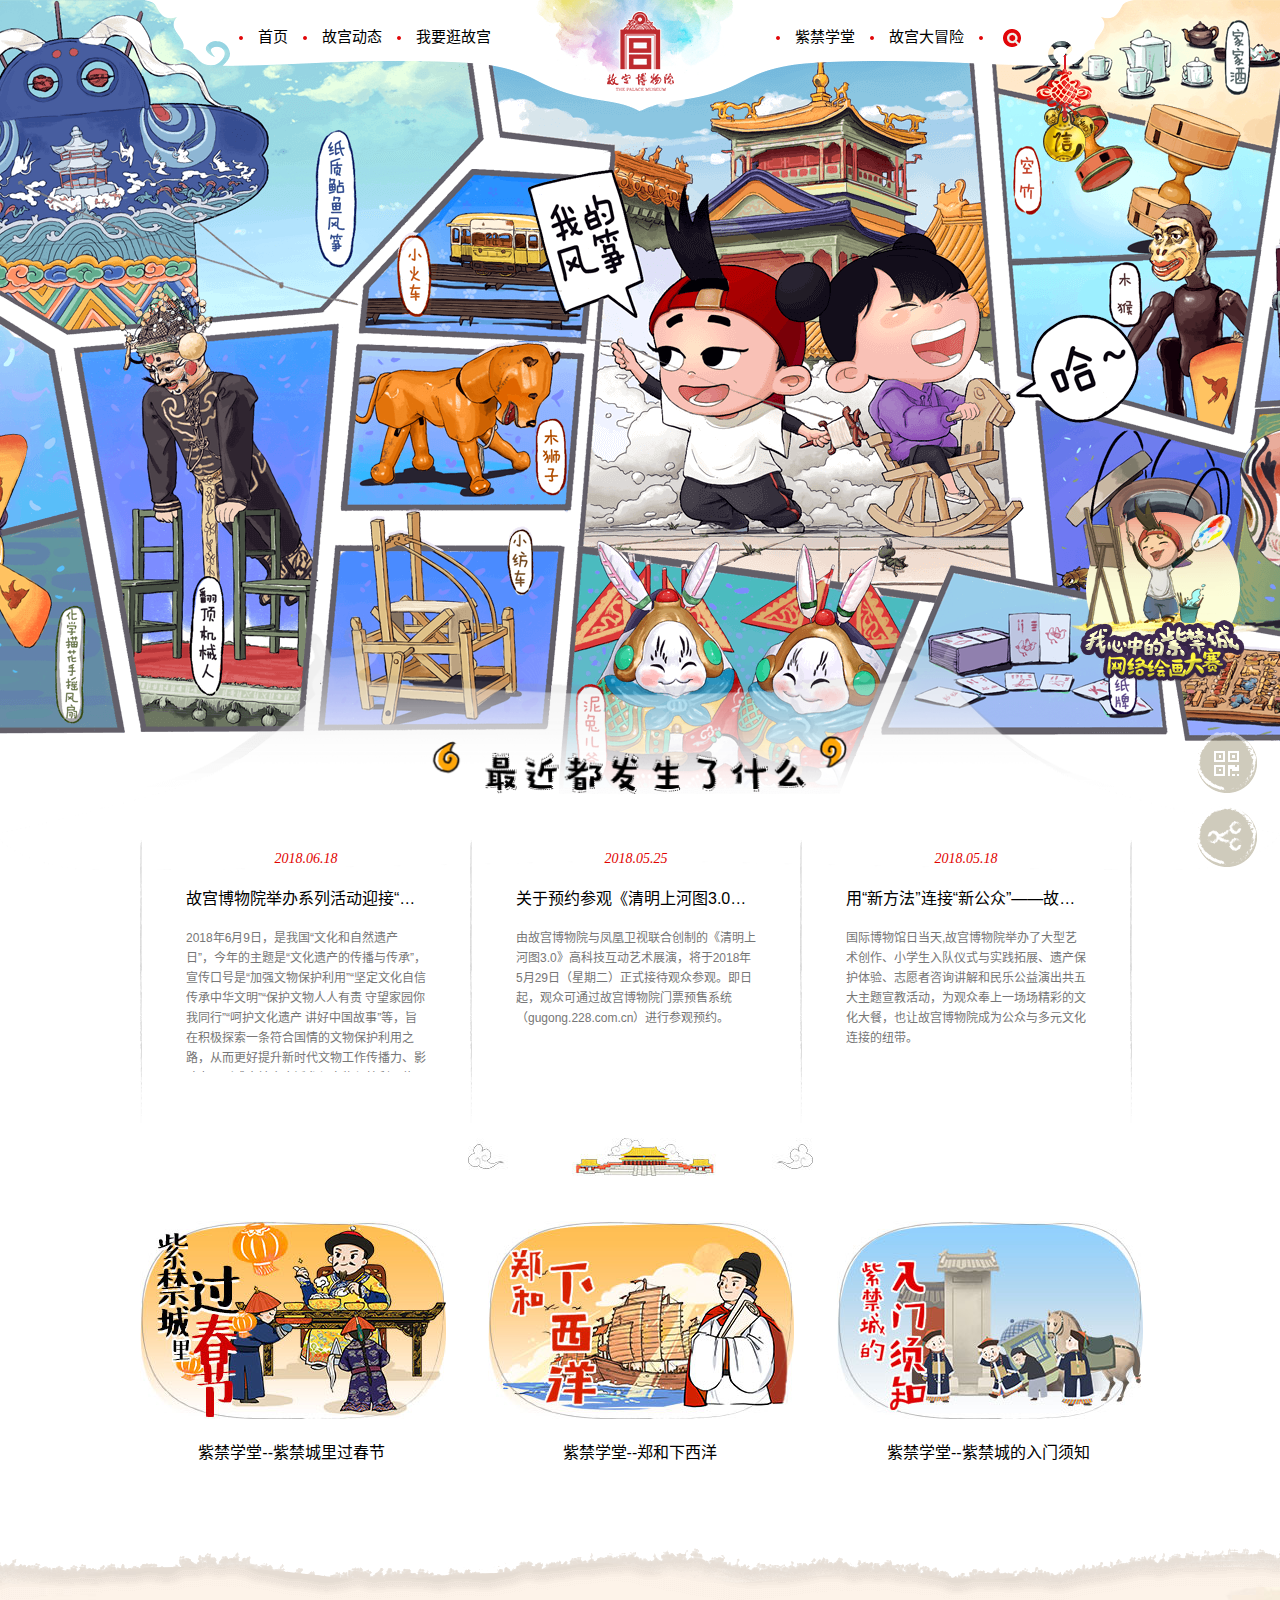
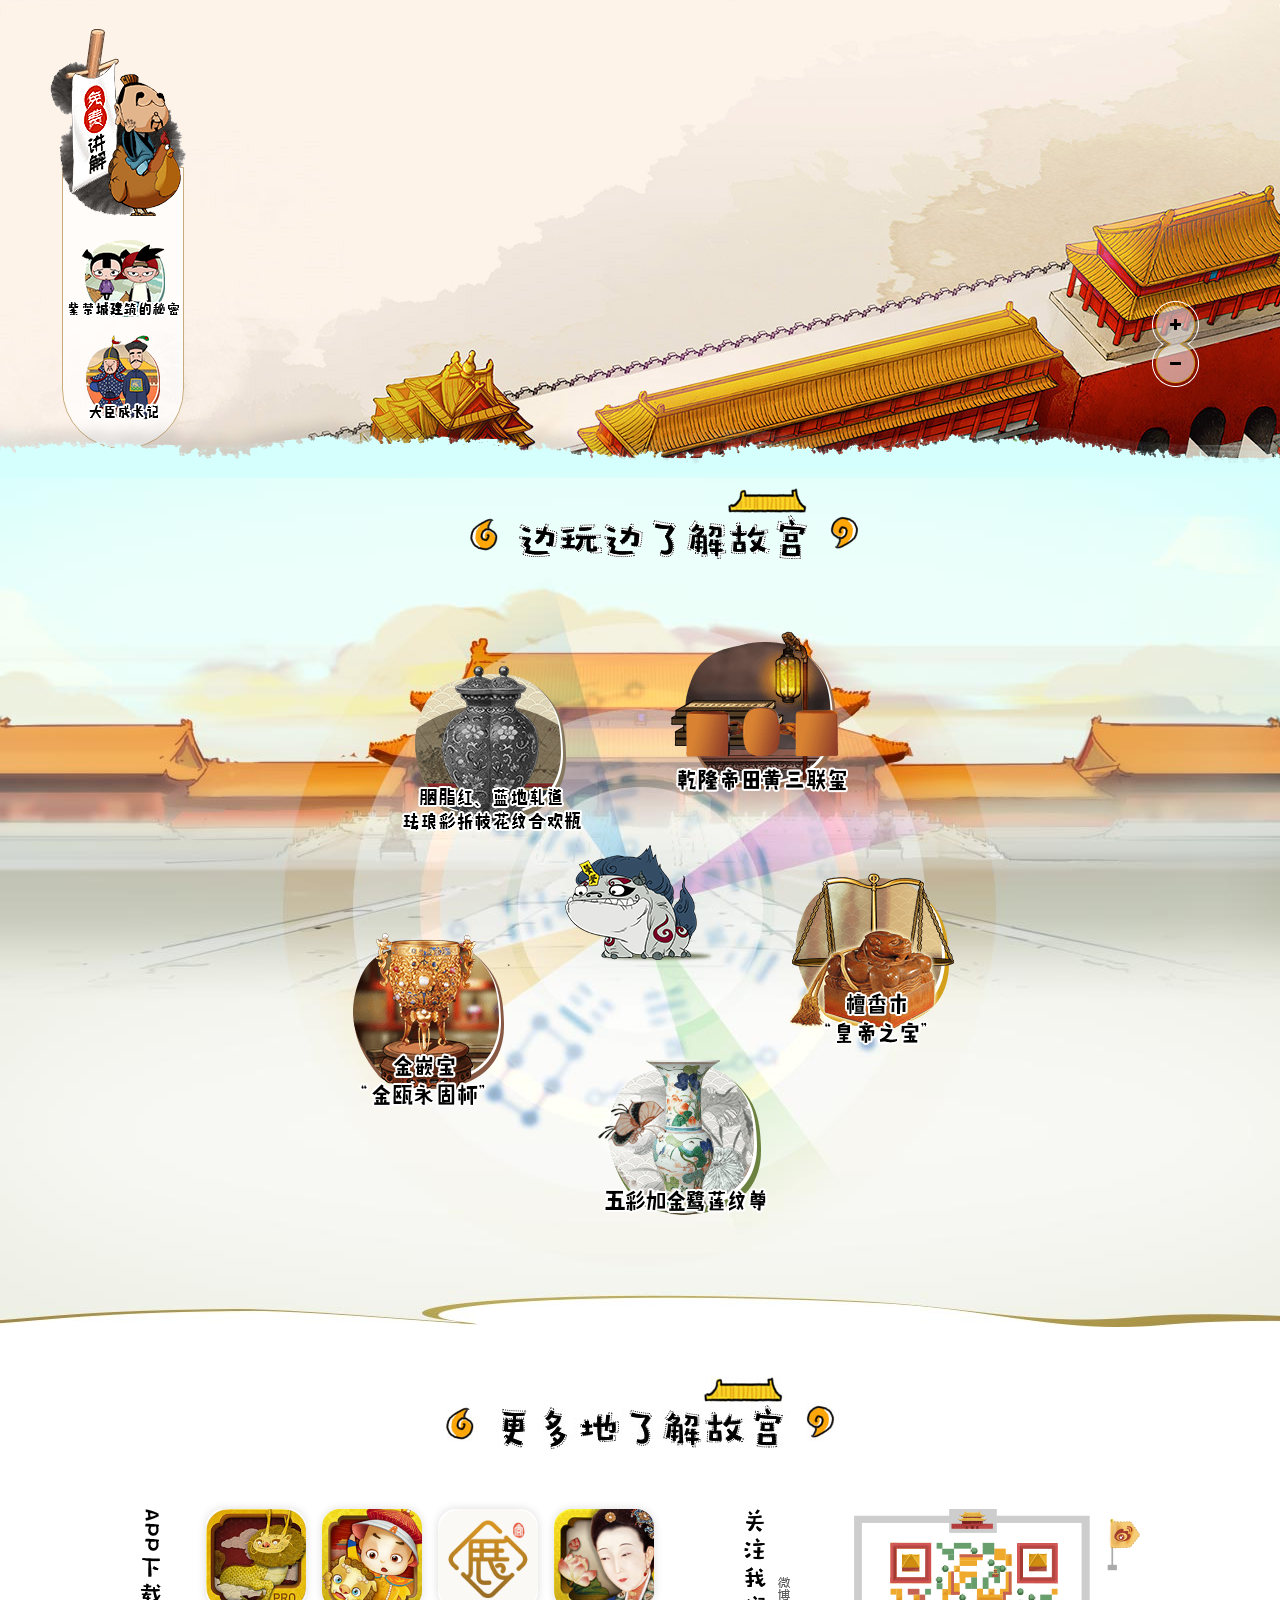
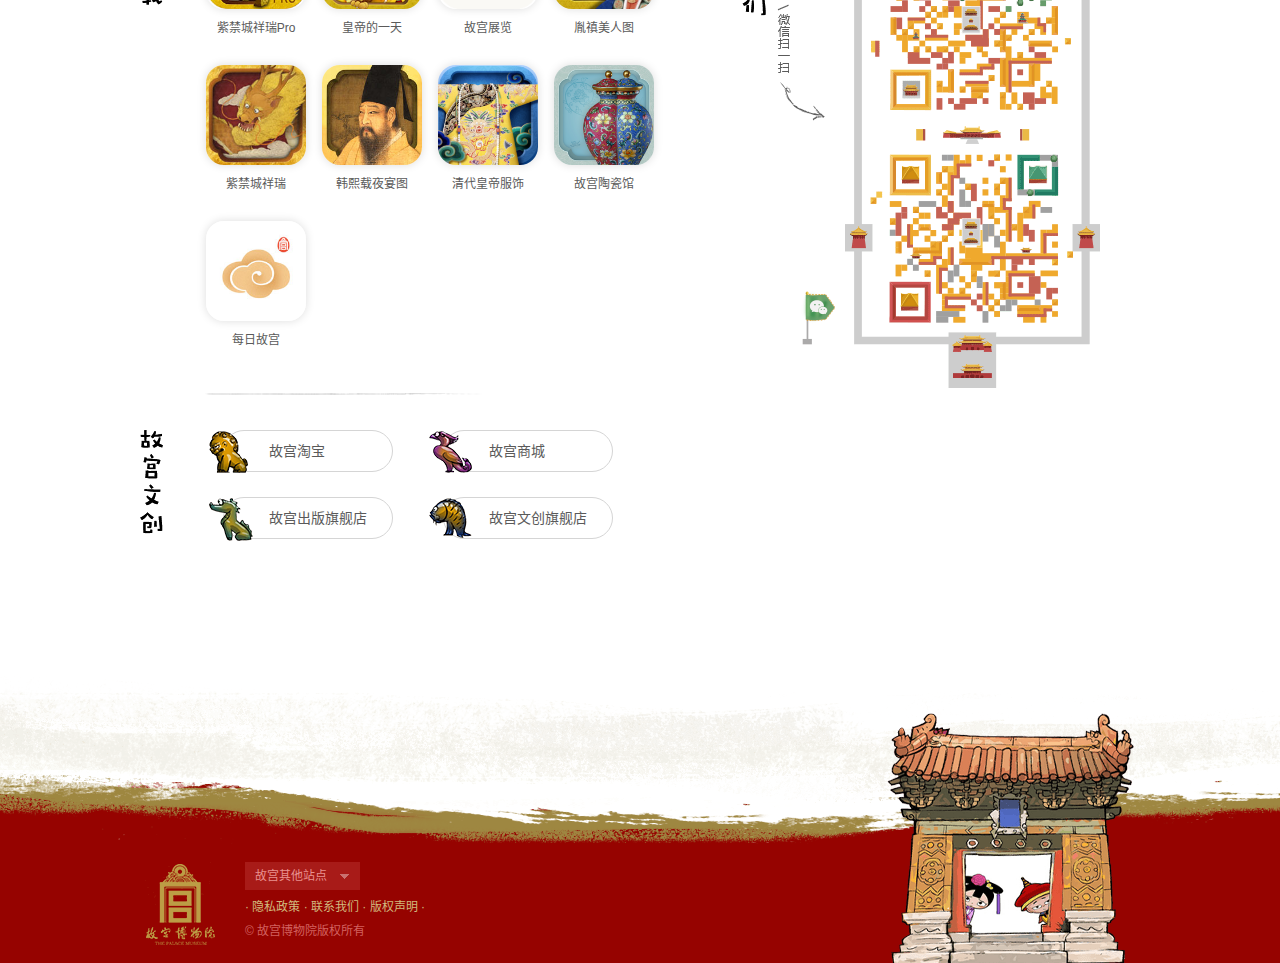
<file: youngerPage/index.html>
<!DOCTYPE html>
<html lang="zh-CN">
<head>
  <title>数字博物馆</title>
  <meta charset="UTF-8">
  <meta http-equiv="Content-Type" content="text/html; charset=UTF-8">
  <meta name="renderer" content="webkit">
  <meta name="viewport" content="width=1920"/>
  <meta http-equiv="X-UA-Compatible" content="IE=edge,chrome=1"/>
  <meta name="keywords" content="故宫，故宫博物院"/>
  <meta name="description" content="故宫博物院青少网站"/>

  <link href="base.css" rel="stylesheet" type="text/css">
  <link href="index.css" rel="stylesheet" type="text/css">

  <link href="leaflet.css" type="text/css" rel="stylesheet"/>
  <!--<link href="leaflet.draw.css" type="text/css" rel="stylesheet"/>-->
  <script src="js/jquery-1.8.3.min.js"></script>
  <script src="js/leaflet.js"></script>
  <script src="js/comm.js"></script>
  <script src="js/jquery.js"></script>
  <link rel="stylesheet" href="animate.css" type="text/css"/>
</head>

<body class="gb">

<header class="header">
  <div class="searchwraper">
    <div class="search clearfix">
      <form action="#" method="post">
        <input type="text" name='keyword' placeholder="站内搜索">
        <button></button>
      </form>
    </div>
  </div>

  <nav>
    <a class="logo" href="javascript:void (0)"></a>
    <ul class="yahei" id="nav">
      <li><a href="javascript:void(0)">首页</a></li>
      <li><a href="javascript:void(0)">故宫动态</a></li>
      <li><a href="javascript:void(0)">我要逛故宫</a></li>
      <li class="blank">&nbsp;</li>
      <li><a href="javascript:void(0)">紫禁学堂</a>
        <ul><i><em></em></i>
          <li><a href="javascript:void(0)">故宫藏宝</a></li>
          <li><a href="javascript:void(0)">故宫小百科</a></li>
        </ul>
      </li>
      <li><a href="javascript:void(0)">故宫大冒险</a>
        <ul><i><em></em></i>
          <li><a href="javascript:void(0)">微剧场</a></li>
          <li><a href="javascript:void(0)">游戏区</a></li>
          <li><a href="javascript:void(0)">收藏馆</a></li>
          <li><a href="javascript:void(0)">精彩壁纸</a></li>
        </ul>
      </li>
      <li class="search"><a href="javascript:void(0)" title="站内搜索"></a></li>
    </ul>
    <a class="bell"></a>
  </nav>
</header>

<div style="display: none"><img src="picture/weixinlogo.jpg"></div>

<link href="animate.css" rel="stylesheet" type="text/css">

<div class="focusarea winter">
  <div class="centerbg" onclick="window.open('/art/index')"
       style="height: 800px;width:1920px;position: absolute;top:0;left: 50%;margin-left:-960px;overflow: hidden;">
    <div class="p_1" style="right: 0;top: 388px;z-index: 1"><img
            src="picture/1.png" alt=""></div>
    <div class="p_2" style="left: 389px;top: 281px;z-index: 5"><img
            src="picture/2.png" alt=""></div>
    <div class="p_3" style="left: 217px;top: 0;z-index: 1"><img
            src="picture/3.png" alt=""></div>
    <div class="p_4" style="left: 56px;top: 409px;z-index: 3"><img
            src="picture/4.png" alt=""></div>
    <div class="p_5" style="right: 276px;top: 0"><img
            src="picture/5.png" alt=""></div>
    <div class="p_6" style="right: 323px;top: 84px"><img
            src="picture/6.png" alt=""></div>
    <div class="p_7" style="right: 0;top: 0"><img
            src="picture/7.png" alt=""></div>
    <div class="p_8" style="left: 0;top: 206px"><img
            src="picture/8.png" alt=""></div>
    <div class="p_9" style="right: 216px;top: 640px"><img
            src="picture/9.png" alt=""></div>
    <div class="p_10" style="right: 339px;top: 203px"><img
            src="picture/10.png" alt=""></div>
    <div class="p_11" style="left: 660px;top: 340px"><img
            src="picture/11.png" alt=""></div>
    <div class="p_12" style="right: 0;top: 136px"><img
            src="picture/12.png" alt=""></div>
    <div class="p_13" style="right: 347px;top: 400px"><img
            src="picture/13.png" alt=""></div>
    <div class="p_14" style="left: 879px;top: 540px;z-index: 3;"><img
            src="picture/14.png" alt=""></div>
    <div class="p_15" style="right: 18px;top: 0;z-index: 1;"><img
            src="picture/15.png" alt=""></div>
    <div class="p_16" style="left: 0;top: 69px;z-index: 1"><img
            src="picture/16.png" alt=""></div>
    <div class="p_17" style="left: 61px;top: 164px;z-index: 2"><img
            src="picture/17.png" alt=""></div>
    <div class="p_18" style="left: 0;top: 0"><img
            src="picture/18.png" alt=""></div>
    <div class="p_19" style="right: 100px;top: 76px"><img
            src="picture/19.png" alt=""></div>
    <div class="p_20" style="left: 638px;top: 508px"><img
            src="picture/20.png" alt=""></div>
    <div class="p_21" style="left: 674px;top: 169px;z-index: 2"><img
            src="picture/21.png" alt=""></div>
    <div class="p_22" style="right: 432px;top: 565px;z-index: 3"><img
            src="picture/22.png" alt=""></div>
    <div class="p_23" style="left: 798px;top: 0;z-index: 2"><img
            src="picture/23.png" alt=""></div>
    <div class="p_24" style="left: 0;top: 369px"><img
            src="picture/24.png" alt=""></div>
  </div>
</div>


<article class="content">
  <div class="penbg"><img src="picture/title-1.png"></div>
  <div class="mainwrap">
    <div class="promotearea clearfix">
      <ul class="clearfix left">


        <li class="clearfix">
          <div class="line left"></div>
          <div class="news left">
            <i>2018.06.18</i>
            <a target="_blank" class="newstitle"
               href="javascript:void(0)">故宫博物院举办系列活动迎接“文化和自然遗产日”</a>

            <p> 2018年6月9日，是我国“文化和自然遗产日”，今年的主题是“文化遗产的传播与传承”，宣传口号是“加强文物保护利用”“坚定文化自信 传承中华文明”“保护文物人人有责
              守望家园你我同行”“呵护文化遗产
              讲好中国故事”等，旨在积极探索一条符合国情的文物保护利用之路，从而更好提升新时代文物工作传播力、影响力，形成全社会广泛参与文物保护利用传承的良好氛围。</p>
          </div>
        </li>


        <li class="clearfix">
          <div class="line left"></div>
          <div class="news left">
            <i>2018.05.25</i>
            <a target="_blank" class="newstitle" href="javascript:void(0)">关于预约参观《清明上河图3.0》高科技互动艺术展演的公告</a>

            <p>
              由故宫博物院与凤凰卫视联合创制的《清明上河图3.0》高科技互动艺术展演，将于2018年5月29日（星期二）正式接待观众参观。即日起，观众可通过故宫博物院门票预售系统（gugong.228.com.cn）进行参观预约。
            </p>
          </div>
        </li>


        <li class="clearfix">
          <div class="line left"></div>
          <div class="news left">
            <i>2018.05.18</i>
            <a target="_blank" class="newstitle" href="javascript:void(0)">用“新方法”连接“新公众”——故宫博物院开展系列活动迎接“5•18国际博物馆日”</a>

            <p>
              国际博物馆日当天,故宫博物院举办了大型艺术创作、小学生入队仪式与实践拓展、遗产保护体验、志愿者咨询讲解和民乐公益演出共五大主题宣教活动，为观众奉上一场场精彩的文化大餐，也让故宫博物院成为公众与多元文化连接的纽带。</p>
          </div>
        </li>

      </ul>
      <div class="line left"></div>
    </div>
    <div class="centerimg"><img src="picture/taihedian.jpg"></div>
    <div class="soundwrap">
      <ul class="clearfix">

        <li>
          <div class="news">
            <a href="javascript:void(0)" target="_blank">
              <img src="picture/12b27350d49e4a53a414fdfda943fe5d.jpg">

              <h3>紫禁学堂--紫禁城里过春节</h3>

            </a>
          </div>
        </li>

        <li>
          <div class="news">
            <a href="javascript:void(0)" target="_blank">
              <img src="picture/ebb61d4cb7ba4359a8364e489809bdfe.jpg">

              <h3>紫禁学堂--郑和下西洋</h3>
              <!--<span>紫禁学堂--郑和下西洋 </span>-->
            </a>
          </div>
        </li>

        <li>
          <div class="news">
            <a href="javascript:void(0)" target="_blank">
              <img src="picture/63b91949c6f441f0a60dee23935850ab.jpg">

              <h3>紫禁学堂--紫禁城的入门须知</h3>
              <!--<span>紫禁城的入门须知 </span>-->
            </a>
          </div>
        </li>

      </ul>
    </div>
  </div>
  <div class="map">
    <div class="mapwrap mapmain">
      <div class="tools">
        <ul>
          <li class="zoom">
            <span class="zoomin"></span>
            <span class="zoomout"></span>
          </li>
        </ul>
      </div>
      <!--<div class="mapswitch">-->
        <!--<ul>-->
          <!--<li class="guide_1">-->
            <!--<div class="switch"></div>-->
          <!--</li>-->
        <!--</ul>-->
      <!--</div>-->
      <div class="spriteguide">
        <div class="sprite storystarter"></div>
        <div class="mapguide">
          <ul>
            <li class="guide_1 route1sprite_U transition"></li>
            <li class="guide_2 route2sprite_U transition"></li>
            <li class="guide_3 route3sprite_U transition" style="display: none;"></li>
          </ul>
        </div>
      </div>
      <div id="mapcontainer" style="height: 531px; position: relative;" class="leaflet-container leaflet-fade-anim"
           tabindex="0">
        <div class="leaflet-map-pane" style="transform: translate3d(364px, -84px, 0px);">
          <div class="leaflet-tile-pane">
            <div class="leaflet-layer">
              <div class="leaflet-tile-container"></div>
              <div class="leaflet-tile-container leaflet-zoom-animated"><img class="leaflet-tile leaflet-tile-loaded"
                                                                             src="images/lv5/4,3.jpg"
                                                                             style="height: 256px; width: 256px; left: 323px; top: 60px;"><img
                      class="leaflet-tile leaflet-tile-loaded" src="images/lv5/4,4.jpg"
                      style="height: 256px; width: 256px; left: 579px; top: 60px;"><img
                      class="leaflet-tile leaflet-tile-loaded" src="images/lv5/5,3.jpg"
                      style="height: 256px; width: 256px; left: 323px; top: 316px;"><img
                      class="leaflet-tile leaflet-tile-loaded" src="images/lv5/5,4.jpg"
                      style="height: 256px; width: 256px; left: 579px; top: 316px;"><img
                      class="leaflet-tile leaflet-tile-loaded" src="images/lv5/4,5.jpg"
                      style="height: 256px; width: 256px; left: 835px; top: 60px;"><img
                      class="leaflet-tile leaflet-tile-loaded" src="images/lv5/6,4.jpg"
                      style="height: 256px; width: 256px; left: 579px; top: 572px;"><img
                      class="leaflet-tile leaflet-tile-loaded" src="images/lv5/3,4.jpg"
                      style="height: 256px; width: 256px; left: 579px; top: -196px;"><img
                      class="leaflet-tile leaflet-tile-loaded" src="images/lv5/6,3.jpg"
                      style="height: 256px; width: 256px; left: 323px; top: 572px;"><img
                      class="leaflet-tile leaflet-tile-loaded" src="images/lv5/3,3.jpg"
                      style="height: 256px; width: 256px; left: 323px; top: -196px;"><img
                      class="leaflet-tile leaflet-tile-loaded" src="images/lv5/5,2.jpg"
                      style="height: 256px; width: 256px; left: 67px; top: 316px;"><img
                      class="leaflet-tile leaflet-tile-loaded" src="images/lv5/4,2.jpg"
                      style="height: 256px; width: 256px; left: 67px; top: 60px;"><img
                      class="leaflet-tile leaflet-tile-loaded" src="images/lv5/5,5.jpg"
                      style="height: 256px; width: 256px; left: 835px; top: 316px;"><img
                      class="leaflet-tile leaflet-tile-loaded" src="images/lv5/3,2.jpg"
                      style="height: 256px; width: 256px; left: 67px; top: -196px;"><img
                      class="leaflet-tile leaflet-tile-loaded" src="images/lv5/3,5.jpg"
                      style="height: 256px; width: 256px; left: 835px; top: -196px;"><img
                      class="leaflet-tile leaflet-tile-loaded" src="images/lv5/6,5.jpg"
                      style="height: 256px; width: 256px; left: 835px; top: 572px;"><img
                      class="leaflet-tile leaflet-tile-loaded" src="images/lv5/6,2.jpg"
                      style="height: 256px; width: 256px; left: 67px; top: 572px;"><img
                      class="leaflet-tile leaflet-tile-loaded" src="images/lv5/5,6.jpg"
                      style="height: 256px; width: 256px; left: 1091px; top: 316px;"><img
                      class="leaflet-tile leaflet-tile-loaded" src="images/lv5/4,6.jpg"
                      style="height: 256px; width: 256px; left: 1091px; top: 60px;"><img
                      class="leaflet-tile leaflet-tile-loaded" src="images/lv5/4,1.jpg"
                      style="height: 256px; width: 256px; left: -189px; top: 60px;"><img
                      class="leaflet-tile leaflet-tile-loaded" src="images/lv5/5,1.jpg"
                      style="height: 256px; width: 256px; left: -189px; top: 316px;"><img
                      class="leaflet-tile leaflet-tile-loaded" src="images/lv5/3,6.jpg"
                      style="height: 256px; width: 256px; left: 1091px; top: -196px;"><img
                      class="leaflet-tile leaflet-tile-loaded" src="images/lv5/6,1.jpg"
                      style="height: 256px; width: 256px; left: -189px; top: 572px;"><img
                      class="leaflet-tile leaflet-tile-loaded" src="images/lv5/3,1.jpg"
                      style="height: 256px; width: 256px; left: -189px; top: -196px;"><img
                      class="leaflet-tile leaflet-tile-loaded" src="images/lv5/6,6.jpg"
                      style="height: 256px; width: 256px; left: 1091px; top: 572px;"><img
                      class="leaflet-tile leaflet-tile-loaded" src="images/lv5/4,0.jpg"
                      style="height: 256px; width: 256px; left: -445px; top: 60px;"><img
                      class="leaflet-tile leaflet-tile-loaded" src="images/lv5/4,7.jpg"
                      style="height: 256px; width: 256px; left: 1347px; top: 60px;"><img
                      class="leaflet-tile leaflet-tile-loaded" src="images/lv5/5,0.jpg"
                      style="height: 256px; width: 256px; left: -445px; top: 316px;"><img
                      class="leaflet-tile leaflet-tile-loaded" src="images/lv5/5,7.jpg"
                      style="height: 256px; width: 256px; left: 1347px; top: 316px;"><img
                      class="leaflet-tile leaflet-tile-loaded" src="images/lv5/3,0.jpg"
                      style="height: 256px; width: 256px; left: -445px; top: -196px;"><img
                      class="leaflet-tile leaflet-tile-loaded" src="images/lv5/3,7.jpg"
                      style="height: 256px; width: 256px; left: 1347px; top: -196px;"><img
                      class="leaflet-tile leaflet-tile-loaded" src="images/lv5/6,0.jpg"
                      style="height: 256px; width: 256px; left: -445px; top: 572px;"><img
                      class="leaflet-tile leaflet-tile-loaded" src="images/lv5/6,7.jpg"
                      style="height: 256px; width: 256px; left: 1347px; top: 572px;"></div>
            </div>
          </div>
          <div class="leaflet-objects-pane">
            <div class="leaflet-shadow-pane"></div>
            <div class="leaflet-overlay-pane"></div>
            <div class="leaflet-marker-pane">
              <img src="pos/jinshuiqiao.png"
                   class="leaflet-marker-icon leaflet-zoom-animated leaflet-clickable"
                   tabindex="0" style="margin-left: 295px; margin-top: -290px; width: 38px; height: 95px; transform: translate3d(240px, 476px, 0px); z-index: 1475;"><img
                    src="pos/wumen.png"
                    class="leaflet-marker-icon leaflet-zoom-animated leaflet-clickable" tabindex="0"
                    style="margin-left: 420px; margin-top: -320px; width: 38px; height: 95px; transform: translate3d(-10px, 492px, 0px); z-index: 1491;"><img
                    src="pos/taihemen.png"
                    class="leaflet-marker-icon leaflet-zoom-animated leaflet-clickable" tabindex="0"
                    style="margin-left: 20px; margin-top: -125px; width: 38px; height: 95px; transform: translate3d(816px, 220px, 0px); z-index: 1219;"><img
                    src="pos/wuyingdian.png"
                    class="leaflet-marker-icon leaflet-zoom-animated leaflet-clickable" tabindex="0"
                    style="margin-left: -22px; margin-top: -94px; width: 38px; height: 95px; transform: translate3d(284px, -236px, 0px); z-index: 763;"><img
                    src="pos/wenhuadian.png"
                    class="leaflet-marker-icon leaflet-zoom-animated leaflet-clickable" tabindex="0"
                    style="margin-left: -22px; margin-top: -94px; width: 38px; height: 95px; transform: translate3d(1422px, 788px, 0px); z-index: 1787;"><img
                    src="pos/taihedian.png"
                    class="leaflet-marker-icon leaflet-zoom-animated leaflet-clickable" tabindex="0"
                    style="margin-left: -22px; margin-top: -94px; width: 38px; height: 95px; transform: translate3d(1872px, -72px, 0px); z-index: 927;"><img
                    src="pos/baohedian.png"
                    class="leaflet-marker-icon leaflet-zoom-animated leaflet-clickable" tabindex="0"
                    style="margin-left: -22px; margin-top: -94px; width: 38px; height: 95px; transform: translate3d(2456px, -224px, 0px); z-index: 775;"><img
                    src="pos/qianqinggong.png"
                    class="leaflet-marker-icon leaflet-zoom-animated leaflet-clickable" tabindex="0"
                    style="margin-left: -22px; margin-top: -94px; width: 38px; height: 95px; transform: translate3d(3282px, -368px, 0px); z-index: 631;"><img
                    src="pos/donghuamen.png"
                    class="leaflet-marker-icon leaflet-zoom-animated leaflet-clickable" tabindex="0"
                    style="margin-left: -22px; margin-top: -94px; width: 38px; height: 95px; transform: translate3d(1634px, 1492px, 0px); z-index: 2491;"><img
                    src="pos/jianting.png"
                    class="leaflet-marker-icon leaflet-zoom-animated leaflet-clickable" tabindex="0"
                    style="margin-left: -22px; margin-top: -94px; width: 38px; height: 95px; transform: translate3d(2784px, 320px, 0px); z-index: 1319;"><img
                    src="pos/jiaotaidian.png"
                    class="leaflet-marker-icon leaflet-zoom-animated leaflet-clickable" tabindex="0"
                    style="margin-left: -22px; margin-top: -94px; width: 38px; height: 95px; transform: translate3d(3366px, -436px, 0px); z-index: 563;"><img
                    src="pos/kunninggong.png"
                    class="leaflet-marker-icon leaflet-zoom-animated leaflet-clickable" tabindex="0"
                    style="margin-left: -22px; margin-top: -94px; width: 38px; height: 95px; transform: translate3d(3462px, -520px, 0px); z-index: 479;"><img
                    src="pos/ningshougong.png"
                    class="leaflet-marker-icon leaflet-zoom-animated leaflet-clickable" tabindex="0"
                    style="margin-left: -22px; margin-top: -94px; width: 38px; height: 95px; transform: translate3d(3934px, 448px, 0px); z-index: 1447;"><img
                    src="pos/yanxigong.png"
                    class="leaflet-marker-icon leaflet-zoom-animated leaflet-clickable" tabindex="0"
                    style="margin-left: -22px; margin-top: -94px; width: 38px; height: 95px; transform: translate3d(3814px, 28px, 0px); z-index: 1027;"><img
                    src="pos/yangxindian.png"
                    class="leaflet-marker-icon leaflet-zoom-animated leaflet-clickable" tabindex="0"
                    style="margin-left: -22px; margin-top: -94px; width: 38px; height: 95px; transform: translate3d(2812px, -616px, 0px); z-index: 383;">

              <div class="leaflet-marker-icon animatemarkerwrap leaflet-zoom-animated leaflet-clickable" tabindex="0"
                   style="margin-left: -22px; margin-top: -202px; width: 100px; height: 202px; transform: translate3d(4062px, 371px, 0px); z-index: 371;">
                <div class="animatemarker"><img src="images/museum.png"></div>
              </div>
              <div class="leaflet-marker-icon animatemarkerwrap leaflet-zoom-animated leaflet-clickable" tabindex="0"
                   style="margin-left: -22px; margin-top: -202px; width: 100px; height: 202px; transform: translate3d(3502px, 119px, 0px); z-index: 119;">
                <div class="animatemarker"><img src="images/museum.png"></div>
              </div>
              <div class="leaflet-marker-icon animatemarkerwrap leaflet-zoom-animated leaflet-clickable" tabindex="0"
                   style="margin-left: -22px; margin-top: -202px; width: 100px; height: 202px; transform: translate3d(3132px, -473px, 0px); z-index: -473;">
                <div class="animatemarker"><img src="images/exhibition.png"></div>
              </div>
              <div class="leaflet-marker-icon animatemarkerwrap leaflet-zoom-animated leaflet-clickable" tabindex="0"
                   style="margin-left: -22px; margin-top: -202px; width: 100px; height: 202px; transform: translate3d(1460px, 734px, 0px); z-index: 734;">
                <div class="animatemarker"><img src="images/museum.png"></div>
              </div>
              <div class="leaflet-marker-icon animatemarkerwrap leaflet-zoom-animated leaflet-clickable" tabindex="0"
                   style="margin-left: -22px; margin-top: -202px; width: 100px; height: 202px; transform: translate3d(3810px, -253px, 0px); z-index: -253;">
                <div class="animatemarker"><img src="images/museum.png"></div>
              </div>
              <div class="leaflet-marker-icon animatemarkerwrap leaflet-zoom-animated leaflet-clickable" tabindex="0"
                   style="margin-left: -22px; margin-top: -202px; width: 100px; height: 202px; transform: translate3d(4470px, 387px, 0px); z-index: 387;">
                <div class="animatemarker"><img src="images/museum.png"></div>
              </div>
              <div class="leaflet-marker-icon animatemarkerwrap leaflet-zoom-animated leaflet-clickable" tabindex="0"
                   style="margin-left: -22px; margin-top: -202px; width: 100px; height: 202px; transform: translate3d(2186px, -847px, 0px); z-index: -847;">
                <div class="animatemarker"><img src="images/museum.png"></div>
              </div>
              <div class="leaflet-marker-icon animatemarkerwrap leaflet-zoom-animated leaflet-clickable" tabindex="0"
                   style="margin-left: -22px; margin-top: -202px; width: 100px; height: 202px; transform: translate3d(2172px, -983px, 0px); z-index: -983;">
                <div class="animatemarker"><img src="images/exhibition.png"></div>
              </div>
              <div class="leaflet-marker-icon animatemarkerwrap leaflet-zoom-animated leaflet-clickable" tabindex="0"
                   style="margin-left: -22px; margin-top: -202px; width: 100px; height: 202px; transform: translate3d(1638px, -767px, 0px); z-index: -767;">
                <div class="animatemarker"><img src="images/exhibition.png"></div>
              </div>
              <div class="leaflet-marker-icon animatemarkerwrap leaflet-zoom-animated leaflet-clickable" tabindex="0"
                   style="margin-left: -22px; margin-top: -202px; width: 100px; height: 202px; transform: translate3d(2448px, -499px, 0px); z-index: -499;">
                <div class="animatemarker"><img src="images/exhibition.png"></div>
              </div>
              <div class="leaflet-marker-icon animatemarkerwrap leaflet-zoom-animated leaflet-clickable" tabindex="0"
                   style="margin-left: -22px; margin-top: -202px; width: 100px; height: 202px; transform: translate3d(3043px, -676px, 0px); z-index: -676;">
                <div class="animatemarker"><img src="images/exhibition.png"></div>
              </div>
              <div class="leaflet-marker-icon animatemarkerwrap leaflet-zoom-animated leaflet-clickable" tabindex="0"
                   style="margin-left: -22px; margin-top: -202px; width: 100px; height: 202px; transform: translate3d(3802px, -228px, 0px); z-index: -228;">
                <div class="animatemarker"><img src="images/exhibition.png"></div>
              </div>
              <div class="leaflet-marker-icon animatemarkerwrap leaflet-zoom-animated leaflet-clickable" tabindex="0"
                   style="margin-left: -22px; margin-top: -202px; width: 100px; height: 202px; transform: translate3d(1786px, 1396px, 0px); z-index: 1396;">
                <div class="animatemarker"><img src="images/exhibition.png"></div>
              </div>
            </div>
            <div class="leaflet-popup-pane"></div>
          </div>
        </div>
        <div class="leaflet-control-container">
          <div class="leaflet-top leaflet-left"></div>
          <div class="leaflet-top leaflet-right"></div>
          <div class="leaflet-bottom leaflet-left"></div>
          <div class="leaflet-bottom leaflet-right"></div>
        </div>
      </div>
      <div class="maptop"><img src="picture/maptop.png"></div>
      <div class="maptop mapbottom"><img src="picture/mapbottom.png"></div>
    </div>
    <script type="text/javascript">
      //人物动态效果
      $(function(){
        var num=0;
        setInterval(function(){
          if(num==6){
            num=0;
            $(".sprite .storystarter").animate({"backgroundPositionY":0},0);
          }
          var y=num*192;
          $(".sprite.storystarter").animate({"backgroundPositionY":-y},0);
          num++;
        },300);
      })
    </script>
    <script>

      //map地图动态
      $(function(){
        var southWest = L.latLng(60.12443624549497,  -176.4404296875),
                northEast = L.latLng(89.98513089342998,  -9.580078125),
                bounds = L.latLngBounds(southWest, northEast);
        var markers;
        var map = L.map('mapcontainer',{
          scrollWheelZoom:false,
          zoomControl:false,
          attributionControl:false,
          worldCopyJump:true,
          maxBounds:bounds
        }).setView([76.5,-135], 5);

        $(".zoomin").click(function(){
          map.zoomIn();
        });
        $(".zoomout").click(function(){
          map.zoomOut();
        });
//        L.tileLayer('http://young.dpm.org.cn:80/statics/map/lv{z}/{y},{x}.jpg', {
        L.tileLayer('images/lv6/{y},{x}.jpg', {
          maxZoom:6,
          minZoom:3,
          tileSize:256,
          continuousWorld:true
        }).addTo(map);
        map.on("click",function(e){
          console&&console.log(e.latlng);
        });
        //跳到指定位置点
        setTimeout(function(){
          try{
            var posstr=window.location.href.substring(window.location.href.lastIndexOf('#')).replace('#pos_','');
            var loc=eval('('+posstr+')');
            map.setView([loc.lat,loc.lng],5,{reset:false,animate:true,pan:{duration:2}});
          }catch(e){
            console.log(e)
          }
        },800)

        $(".mapmain").click(function(){
          if ( navigator.userAgent.match(/(iPad|iPhone|iPod|Android|ios)/i) )
          {
            $("#mapcontainer").css({"height":$(window).innerHeight()/2} );
            $("html,body").animate({scrollTop: $(".maptop").offset().top-100}, 500);
          }else
          {
            $("#mapcontainer").css({"height":$(window).innerHeight()} );
            $("html,body").animate({scrollTop: $(".maptop").offset().top}, 500);
          }
          map.invalidateSize(true);
        })
      })
    </script>

    <div class="mapwrap taihe">
      <div style="width:700px; margin:0 auto;height: 869px" class="relative roundwrapper">
        <div class="gtext "><img src="picture/gugong.png"></div>
        <div class="ty-2">
          <div></div>
        </div>
        <div class="ty-3 mRound"><a href="javascript:void(0)" target="_blank"><img
                src="picture/ty-6.png"></a></div>
        <div class="ty-4 mRound"><a href="javascript:void(0)" target="_blank"><img
                src="picture/ty-7.png"></a></div>
        <div class="ty-5 mRound"><a href="javascript:void(0)" target="_blank"><img
                src="picture/ty-8.png"></a></div>
        <div class="ty-5 mRound"><a href="javascript:void(0)" target="_blank"><img
                src="picture/ty-9.png"></a></div>
        <div class="ty-5 mRound"><a href="javascript:void(0)" target="_blank"><img
                src="picture/ty-10.png"></a></div>
      </div>
    </div>

    <script type="text/javascript">
      $(document).ready(function () {
        var app = {
          init: function () {
            this.move();
            this.step = 0.3;
          },
          css: function (ele, styles) {
            for (var attr in styles) {
              ele['style'][attr] = styles[attr];
            }
          },
          round: function (ele, idx) {
            var deg = 0;
            var speed = 30;
            var timer = null;
            var _this = this;
            //var w = ele.offsetWidth;
            //var h = ele.offsetHeight;
            var x = $(".roundwrapper").width() / 2, y = $(".roundwrapper").height() / 2, r = 230;
            var a, b;

            clearInterval(timer);
            timer = setInterval(function () {
              deg += _this.step;
              a = Math.sin(deg * Math.PI / 180 + Math.PI / 180 * 360 / $('.mRound').length * idx) * r;
              b = Math.cos(deg * Math.PI / 180 + Math.PI / 180 * 360 / $('.mRound').length * idx) * r;

              _this.css(ele, {
                left: (x - 80) + b + 'px',
                top: (y - 60) + a + 'px'
              })
            }, speed);
          },
          move: function () {
            var aBox = $('.mRound');
            var _this = this;
            var body = document.body;
            var left, top, r, ele, w;
            $(".roundwrapper").hover(function () {
              _this.step = 0;
            }, function () {
              _this.step = 0.3;
            });
            [].slice.call(aBox).forEach(function (e) {
              _this.round(e, $(e).index());
            })
          }
        }

        app.init();

        $(".taihe").mousemove(function (e) {
          e = e || window.event;
          (e.clientX || e.touches[0].clientX) > ($(this).offset().left + $(this).innerWidth() / 2) ? $(".ty-2").addClass("r") : $(".ty-2").removeClass("r");
        })
      })
    </script>
  </div>
  <div class="mainwrap">
    <div class="centerimg more"><img src="picture/more.jpg"></div>
    <div class="clearfix">
      <div class="left download">
        <div class="clearfix">
          <div class="left"><a href="javascript:void(0)" target="_blank"><img
                  src="picture/t1.png"></a></div>
          <div class="left">
            <ul class="clearfix">
              <li class="left"><a href="javascript:void(0)"
                                  target="_blank"> <img src="picture/app-0001.jpg"> <span>紫禁城祥瑞Pro</span>
              </a></li>

              <li class="left"><a
                      href="javascript:void(0)"
                      target="_blank"> <img src="picture/app_03.jpg"> <span>皇帝的一天</span> </a></li>

              <li class="left"><a
                      href="javascript:void(0)"
                      target="_blank"> <img
                      src="picture/46c18f71e0ce4c179ff67adabb9baa1b.png"> <span>故宫展览</span>
              </a></li>

              <li class="left"><a
                      href="javascript:void(0)"
                      target="_blank"> <img src="picture/app_05.jpg"> <span>胤禛美人图</span> </a></li>

              <li class="left"><a
                      href="javascript:void(0)"
                      target="_blank"> <img src="picture/app_07.jpg"> <span>紫禁城祥瑞</span> </a></li>

              <li class="left"><a
                      href="javascript:void(0)"
                      target="_blank"> <img src="picture/f9c0571b6977461b9dd411523ce192e9.jpeg"> <span>韩熙载夜宴图</span>
              </a></li>

              <li class="left"><a
                      href="javascript:void(0)"
                      target="_blank"> <img src="picture/8f7a2893f692474c92a4636c25fea7b2.png"> <span>清代皇帝服饰</span>
              </a></li>

              <li class="left"><a href="javascript:void(0)" target="_blank"> <img
                      src="picture/f1bb9c7235024b72ad22200c58cf01d9.png"> <span>故宫陶瓷馆</span> </a></li>

              <li class="left"><a
                      href="javascript:void(0)"
                      target="_blank"> <img
                      src="picture/389b3d505f3b4f228a1422489918c18e.jpg"> <span>每日故宫</span>
              </a></li>

            </ul>
            <div class="line2"><img src="picture/line2.jpg"></div>
          </div>
        </div>
        <div class="clearfix" style="padding-top:35px;">
          <div class="left"><img src="picture/t2.png"></div>
          <div class="left">
            <ul class="clearfix ulink">
              <li class="left">
                <a href="javascript:void(0)" class="clearfix" target="_blank">
                  <div class="left"><img
                          src="picture/icon-1.png"></div>
                  <span>故宫淘宝</span></a>
              </li>
              <li class="left">
                <a href="javascript:void(0)" class="clearfix" target="_blank">
                  <div class="left"><img
                          src="picture/icon-2.png"></div>
                  <span>故宫商城</span></a>
              </li>
              <li class="left">
                <a href="javascript:void(0)" class="clearfix" target="_blank">
                  <div class="left"><img
                          src="picture/icon-3.png"></div>
                  <span>故宫出版旗舰店</span></a>
              </li>
              <li class="left">
                <a href="javascript:void(0)" class="clearfix" target="_blank">
                  <div class="left"><img
                          src="picture/icon-4.png"></div>
                  <span>故宫文创旗舰店</span></a>
              </li>
            </ul>
          </div>
        </div>
      </div>
      <div class="right clearfix scan">
        <div class="left"><img src="picture/t3.png"></div>
        <div class="code left"><i class="c-1"></i> <i class="c-2"></i></div>
        <div class="weibo"><img src="picture/weibo.png"></div>
        <div class="weixin"><img src="picture/weixin.png"></div>
      </div>


    </div>
  </div>
</article>
<div class="foottop">
  <div class="bottombg"></div>
</div>

<div class="gamelayer box">
  <div id="bgstoryboard"></div>
  <div class="start_box"></div>
  <div class="start_title"></div>
  <div class="start_sprite"></div>
  <div class="start_close" id="storyclosebtn"></div>
  <div class="start_autoplay" id="storyautoplaybtn"></div>
  <div class="helperbtn" id="helperbtn"></div>
  <div id="frontstoryboard"></div>
</div>
<div style="width:0px;height:0px;display:none;" id="route1bgsound"></div>
<div style="display:none;" id="route2bgsound"></div>
<div style="display:none;" id="route3bgsound"></div>

<div class="masklayer totalPlayStop"></div>

<div class="pop">
  <a href="javascript:void(0)" class="close totalPlayStop" title="关闭"></a>

  <div class="saudio paudio ajaxpaudio" data="0" title="朗读本段" style="right: 70px;top: 298px;display: none;"></div>
  <div class="popwraper">
    <div class="ency"></div>
    <div class="encypic"></div>
    <div class="popcontent">
      <h3></h3>

      <p></p>
    </div>
    <div class="more"><a href="javascript:void(0)" target="_blank">更多故宫小知识 ></a></div>
  </div>
</div>

<footer class="footer" style='position:relative;'>
  <div class="mainwrap">
    <div class="cr">
      <div class="footerhouse"></div>
      <div class="relink">故宫其他站点
        <ul>

          <li><a href="javascript:void(0)" target="_blank">故宫官网</a></li>

          <li><a href="javascript:void(0)" target="_blank">故宫出版社</a></li>

          <li><a href="javascript:void(0)" target="_blank">中国古代书画研究系统</a></li>

          <li><a href="javascript:void(0)" target="_blank">故宫商城</a></li>

          <li><a href="javascript:void(0)" target="_blank">故宫博物院藏品总目</a></li>

          <li><a href="javascript:void(0)" target="_blank">北京故宫文物保护基金会</a></li>

        </ul>

      </div>
      <div class="link"> · <a href="javascript:void(0)" target="_blank">隐私政策</a> · <a
              href="javascript:void(0)" target="_blank">联系我们</a> · <a
              href="javascript:void(0)" target="_blank">版权声明</a> ·
      </div>
      <div class="copyrights">© 故宫博物院版权所有 <!--<span class="statis">10270336</span>--></div>
    </div>
  </div>
</footer>
<div style='display:none;'></div>

<!--右侧工具栏返回顶部分享等-->
<div id="rightscrollnav">
  <a class="promotion_1" href="/art/index" target="_blank"></a>
  <ul>
    <li class="returntop"></li>
    <li class="focusus" title="关注我们">
      <div><i><em></em></i><span class="weixin">官方微博</span><span class="weibo">官方微信</span></div>
    </li>
    <li class="share" title="分享"></li>
  </ul>
</div>
</body>
</html>
</file>
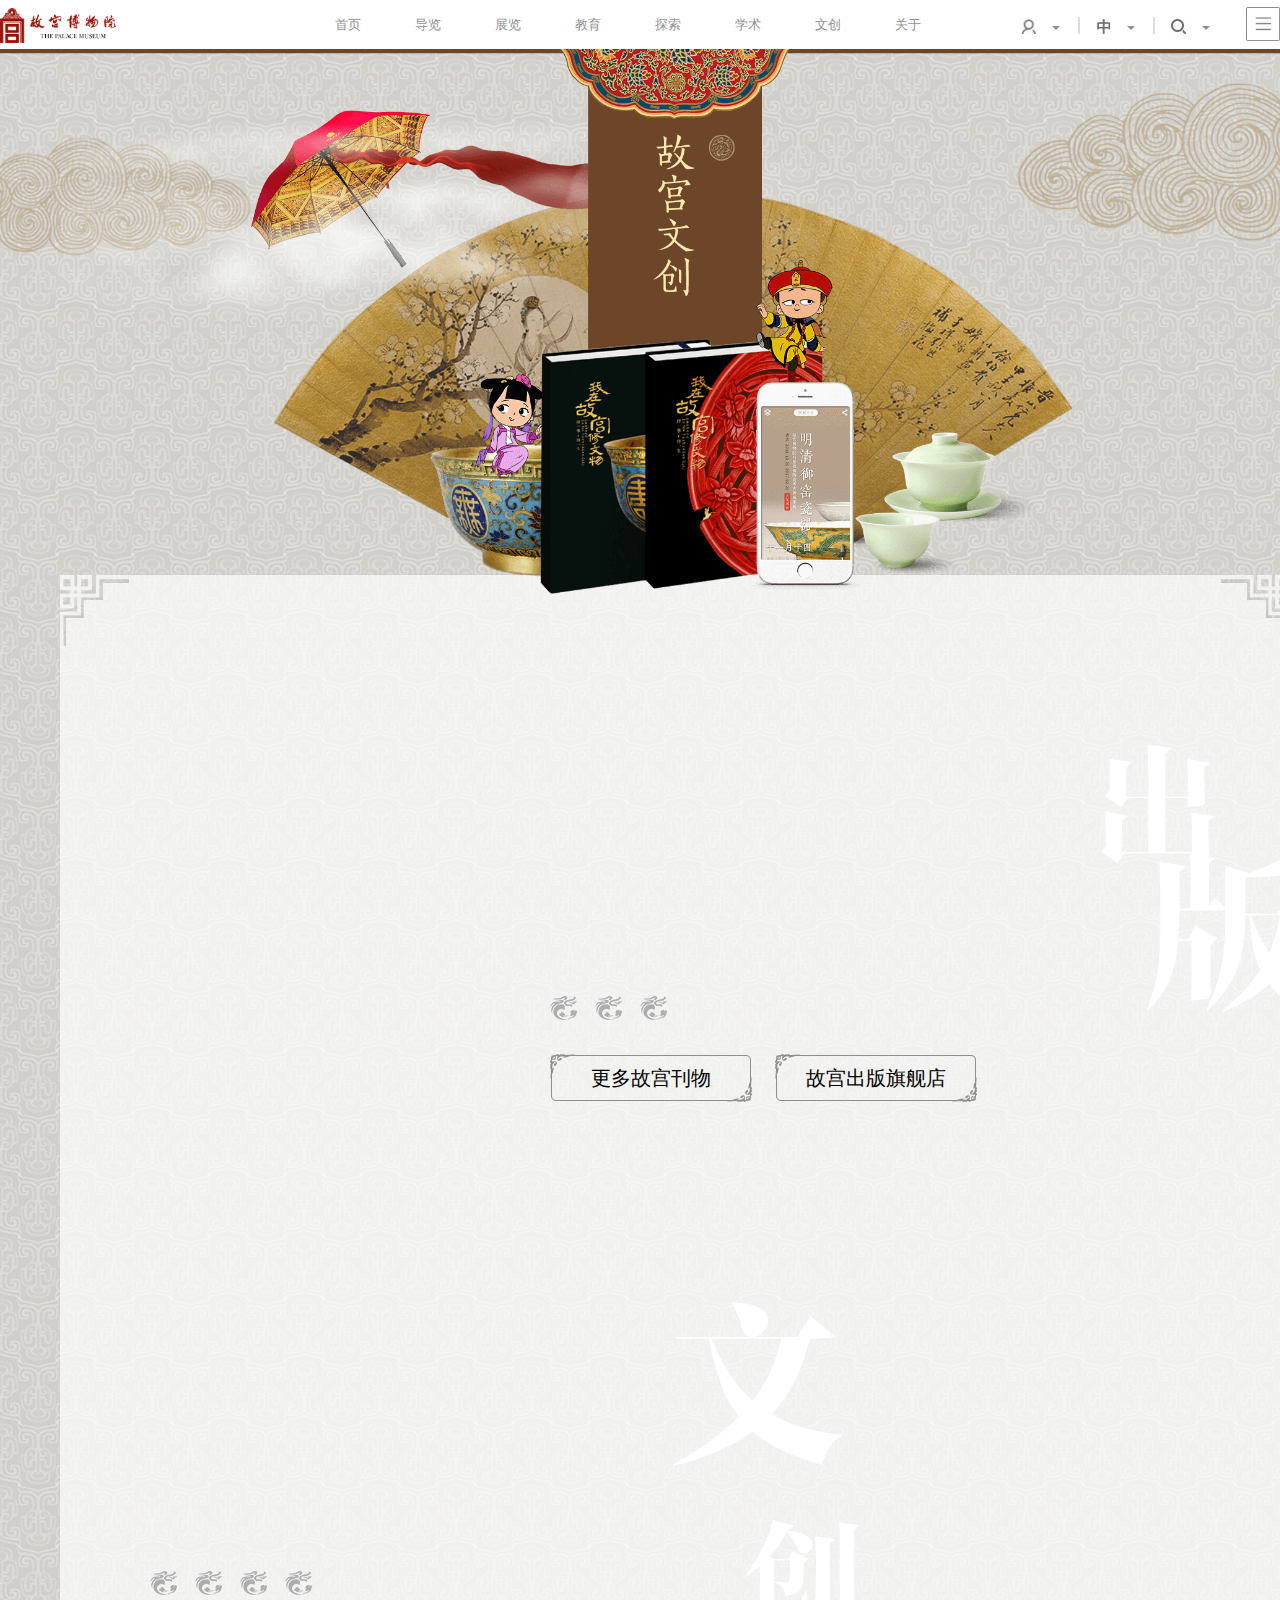
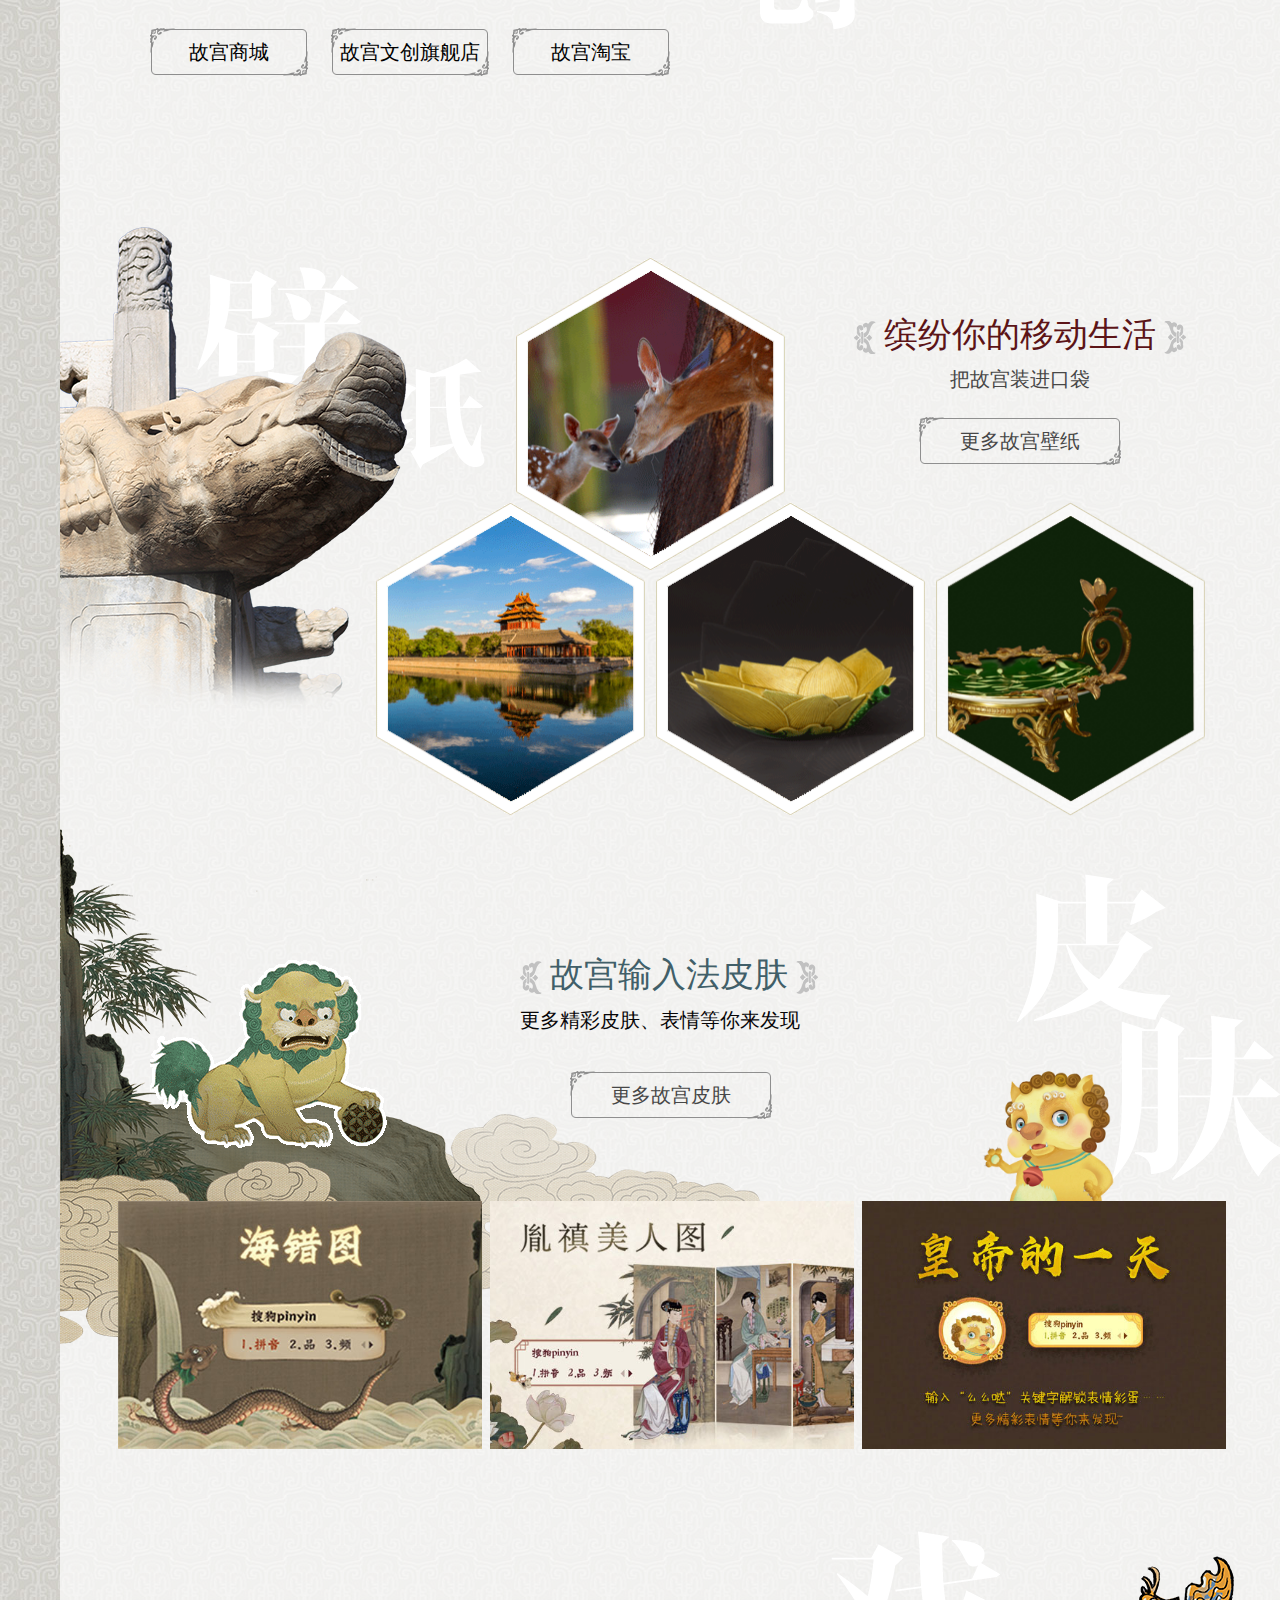
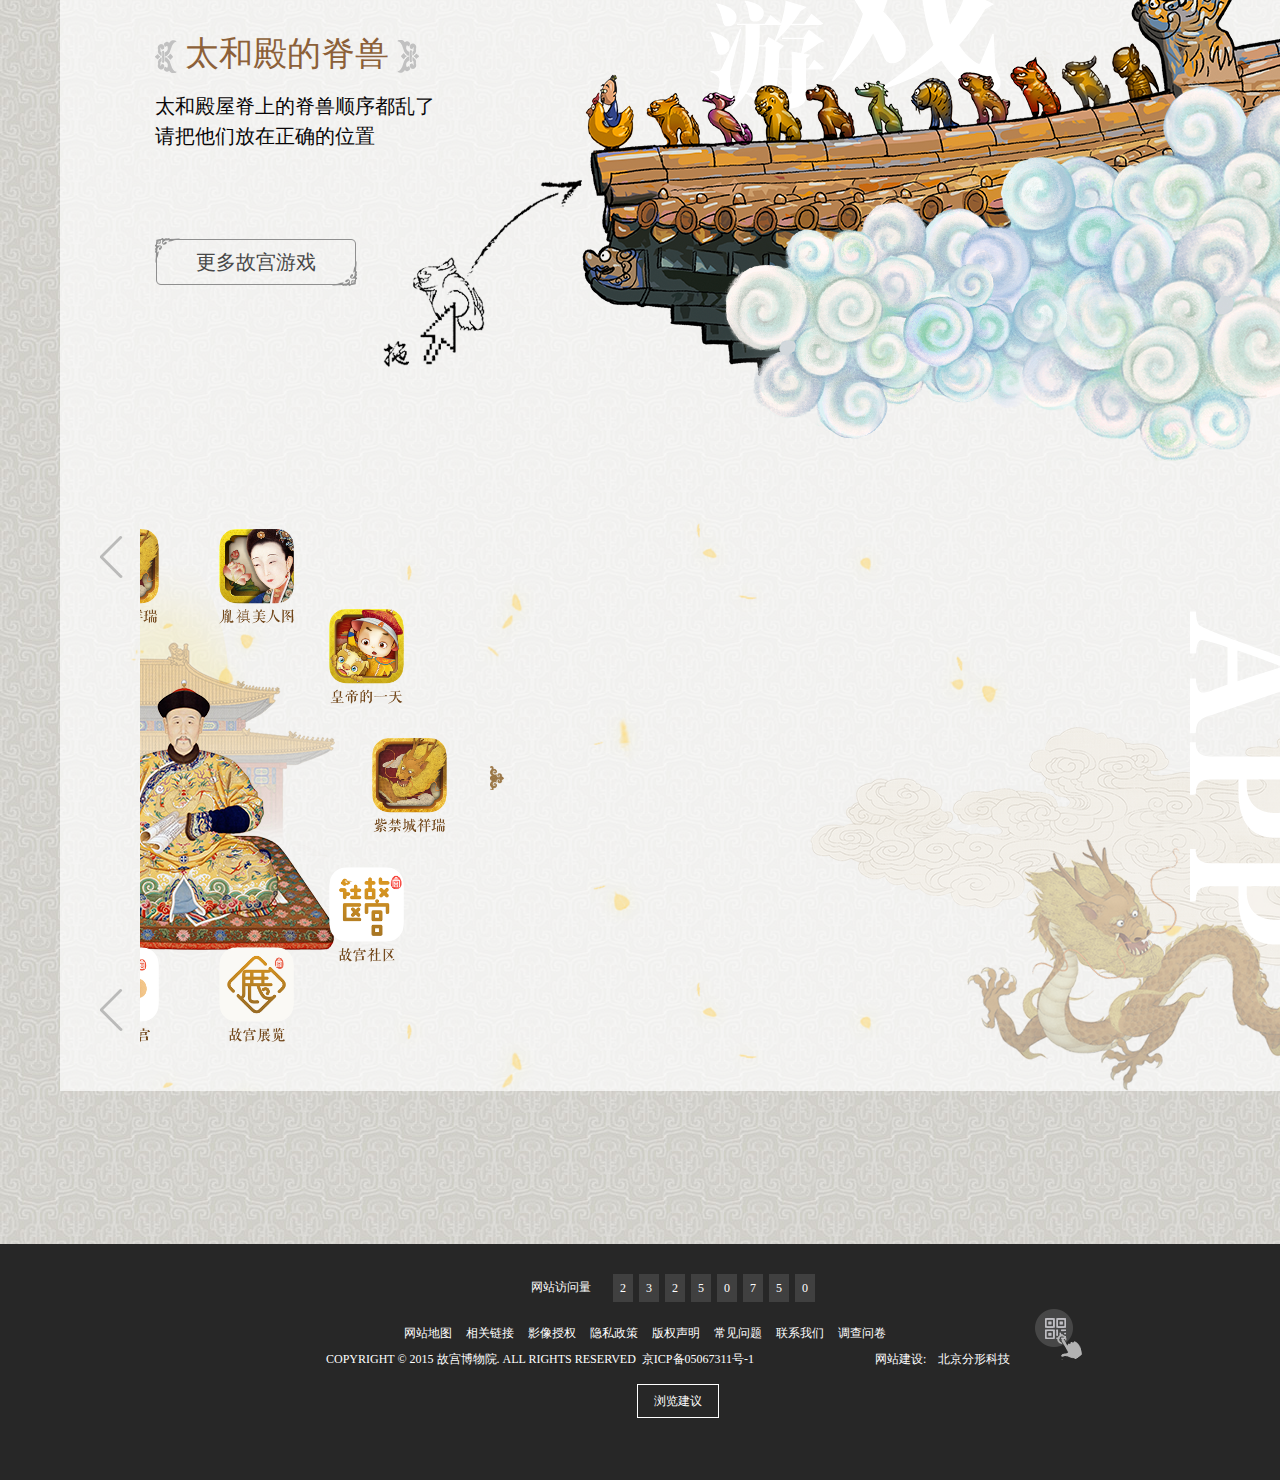
<file: creativePage/wenchuang-index.html>
<!DOCTYPE html>
<html lang="en">
<head>
    <meta charset="UTF-8">
    <title>Title</title>
    <link rel="stylesheet" href="css/wc1-css.css">
    <link href="css/jCircle.css" rel="stylesheet">
</head>
<script src="js/jquery-1.12.4.js"></script>
<script src="js/jCircle.min.js"></script>
<!--<script src="css/jCircle.css"></script>-->

<body>
<!--top栏开始-->
<div id="topNavHL">
    <div class="ww">
        <div id="logoHL">
            <a href="javascript:void(0)">
                <img src="picture/s5ae967bee5bd2.png" alt="故宫博物馆">
            </a>
        </div>
        <ul class="navHL">
            <li>
                <a href="javascript:void(0)">首页</a>
            </li>
            <li class="daolang">
                <a href="javascript:void(0)">导览</a>
            </li>
            <li class="zhanlang">
                <a href="javascript:void(0)">展览</a>
            </li>
            <li class="jiaoyu">
                <a href="javascript:void(0)">教育</a>
            </li>
            <li class="tansuo">
                <a href="javascript:void(0)">探索</a>
            </li>
            <li class="xueshu">
                <a href="javascript:void(0)">学术</a>
            </li>
            <li class="wenchuang">
                <a href="javascript:void(0)">文创</a>
            </li>
            <li class="guanyu">
                <a href="javascript:void(0)">关于</a>
            </li>
        </ul>

        <div id="loginHL">
            <ul class="clearfix">
                <li>
                    <a href="javascript:void(0)">
                        <span class="person"></span>
                        <i class="icon"></i>
                    </a>
                </li>
                <li></li>
                <li>
                    <a href="javascript:void(0)">
                        <span class="language"></span>
                        <i class="icon"></i>
                    </a>
                </li>
                <li></li>
                <li>
                    <a href="javascript:void(0)">
                        <span class="search"></span>
                        <i class="icon"></i>
                    </a>
                </li>
            </ul>
            <div class="hideNav">
                <a href="javascript:void(0)"></a>
            </div>
        </div>

    </div>
    <!-- 隐藏的导航栏开始 -->
    <div class="hideBar daolangHL">
        <div class="tri">
            <img src="picture/arrow1.png" alt="">
        </div>
        <ul>
            <li>
                <a href="javascript:void(0)">开放时间</a>
            </li>
            <li></li>
            <li>
                <a href="javascript:void(0)">票务服务</a>
            </li>
            <li></li>
            <li>
                <a href="javascript:void(0)">交通路线</a>
            </li>
            <li></li>
            <li>
                <a href="javascript:void(0)">游览须知</a>
            </li>
            <li></li>
            <li>
                <a href="javascript:void(0)">全景故宫</a>
            </li>
        </ul>
    </div>
    <div class="hideBar zhanlangHL">
        <div class="tri">
            <img src="picture/arrow1.png" alt="">
        </div>
        <ul>
            <li>
                <a href="javascript:void(0)">近期展览</a>
            </li>
            <li></li>
            <li>
                <a href="javascript:void(0)">专馆</a>
            </li>
            <li></li>
            <li>
                <a href="javascript:void(0)">原状陈列</a>
            </li>
            <li></li>
            <li>
                <a href="javascript:void(0)">赴外展览</a>
            </li>
        </ul>
    </div>
    <div class="hideBar jiaoyuHL">
        <div class="tri">
            <img src="picture/arrow1.png" alt="">
        </div>
        <ul>
            <li>
                <a href="javascript:void(0)">教育新闻</a>
            </li>
            <li></li>
            <li>
                <a href="javascript:void(0)">故宫博物院教育中心</a>
            </li>
            <li></li>
            <li>
                <a href="javascript:void(0)">国际博协培训中心</a>
            </li>
            <li></li>
            <li>
                <a href="javascript:void(0)">故宫志愿者</a>
            </li>
        </ul>
    </div>
    <div class="hideBar tansuoHL">
        <div class="tri">
            <img src="picture/arrow1.png" alt="">
        </div>
        <ul>
            <li>
                <a href="javascript:void(0)">建筑</a>
            </li>
            <li></li>
            <li>
                <a href="javascript:void(0)">藏品</a>
            </li>
            <li></li>
            <li>
                <a href="javascript:void(0)">古籍</a>
            </li>
            <li></li>
            <li>
                <a href="javascript:void(0)">宫廷历史</a>
            </li>
            <li></li>
            <li>
                <a href="javascript:void(0)">文物医院</a>
            </li>
            <li></li>
            <li>
                <a href="javascript:void(0)">文化专题</a>
            </li>
            <li></li>
            <li>
                <a href="javascript:void(0)">名画记</a>
            </li>
            <li></li>
            <li>
                <a href="javascript:void(0)">藏品总目</a>
            </li>
        </ul>
    </div>
    <div class="hideBar xueshuHL">
        <div class="tri">
            <img src="picture/arrow1.png" alt="">
        </div>
        <ul>
            <li>
                <a href="javascript:void(0)">学术活动</a>
            </li>
            <li></li>
            <li>
                <a href="javascript:void(0)">专家名录</a>
            </li>
            <li></li>
            <li>
                <a href="javascript:void(0)">故宫研究院</a>
            </li>
            <li></li>
            <li>
                <a href="javascript:void(0)">故宫学院</a>
            </li>
            <li></li>
            <li>
                <a href="javascript:void(0)">其它学术机构</a>
            </li>
        </ul>
    </div>
    <div class="hideBar wenchuangHL">
        <div class="tri">
            <img src="picture/arrow1.png" alt="">
        </div>
        <ul>
            <li>
                <a href="javascript:void(0)">故宫出版</a>
            </li>
            <li></li>
            <li>
                <a href="javascript:void(0)">文创产品</a>
            </li>
            <li></li>
            <li>
                <a href="javascript:void(0)">故宫壁纸</a>
            </li>
            <li></li>
            <li>
                <a href="javascript:void(0)">故宫APP</a>
            </li>
            <li></li>
            <li>
                <a href="javascript:void(0)">故宫游戏</a>
            </li>
        </ul>
    </div>
    <div class="hideBar guanyuHL">
        <div class="tri">
            <img src="picture/arrow1.png" alt="">
        </div>
        <ul>
            <li>
                <a href="javascript:void(0)">故宫出版</a>
            </li>
            <li></li>
            <li>
                <a href="javascript:void(0)">文创产品</a>
            </li>
            <li></li>
            <li>
                <a href="javascript:void(0)">故宫壁纸</a>
            </li>
            <li></li>
            <li>
                <a href="javascript:void(0)">故宫APP</a>
            </li>
            <li></li>
            <li>
                <a href="javascript:void(0)">故宫游戏</a>
            </li>
        </ul>
    </div>
    <!-- 隐藏的导航栏结束 -->
</div>


<!--主体部分开始-->

<div class="body winchance">
    <!--主体广告开始-->
    <div class="banner">
        <img src="images/s5925048a5fb61.png" alt="">
    </div>
    <!--主体广告结束-->
    <!--主体大盒子开始-->
    <div class="box">

        <div class="h1"></div>

        <div class="box1">
            <!--主体第一个部分卖书轮播图开始-->
            <div class="periodical">
                <div class="focus">
                    <div class="frame">
                        <div class="child" style="display:block; ">
                            <div class="image">
                                <a href="#">
                                    <img src="picture/s5b3b3ae5e8a64.png" style="width: 342px;height: 413px;"
                                         alt="思文永在">
                                </a>
                            </div>
                            <div class="text" >
                                <div class="public-title">
                                    <span class="s1"></span>
                                    <a href="#">思文永在</a>
                                    <span class="s2"></span>

                                </div>
                                <a href="#">
                                    <div class="text-1"></div>
                                    <p>
                                        这部回忆录的成书过程中，除了作者梁柏有女士之外，还有多位梁氏后人参与其中，有些甚至是高龄命笔，数易其稿。完全可以这样说，正是因为这个与国家命运同呼吸、共患难的家族强大的凝聚力与责任感，才有了《思文永在》这部回忆录的出版。</p>
                                </a>
                            </div>
                        </div>
                        <div class="child" style="display:none">
                            <div class="image">
                                <a href="#">
                                    <img src="picture/s5b3b3ae5e9b09.png" style="width: 342px;height: 413px;"
                                         alt="北京梦华录 套装4册">
                                </a>
                            </div>
                            <div class="text">
                                <div class="public-title">
                                    <span class="s1"></span>
                                    <a href="#">北京梦华录 套装4册</a>
                                    <span class="s2"></span>

                                </div>
                                <a href="#">
                                    <div class="text-1"></div>
                                    <p>
                                        是一位世纪老人—— 盛锡珊对生活了九十余年的北京城的隆重献礼，老人以他特有的如椽铁笔，将记忆中的城市风貌还原在方寸之间，任由自己徜徉在一张张记忆的画面中，充满了感情，充满了爱…… </p>
                                </a>
                            </div>
                        </div>
                        <div class="child" style="display:none">
                            <div class="image">
                                <a href="#">
                                    <img src="picture/s5b3b39af87170.png" style="width: 342px;height: 413px;"
                                         alt="百年原是梦：和珅的悲喜人生">
                                </a>
                            </div>
                            <div class="text">
                                <div class="public-title">
                                    <span class="s1"></span>
                                    <a href="#">百年原是梦：和珅的悲喜人生</a>
                                    <span class="s2"></span>

                                </div>
                                <a href="#">
                                    <div class="text-1"></div>
                                    <p>
                                        《百年原是梦(和珅的悲喜人生)》将依据档案记录、历史学家的研究成果，以及丰富的历史文物图片，相对轻松的语言，尽量揭示出和珅的“庐山真面目”……</p>
                                </a>
                            </div>
                        </div>
                    </div>
                    <div class="nav">
                        <a href="javascript:;" class></a>
                        <a href="javascript:;" class></a>
                        <a href="javascript:;" class></a>
                    </div>
                    <div class="button">
                        <a href="#">更多故宫刊物</a>
                        <a href="#">故宫出版旗舰店</a>
                    </div>
                    <div class="icon"></div>
                </div>
            </div>
            <!--主体第一个部分轮卖书播图结束-->
            <script src="js/wc1-js.js"></script>
            <!--主体第二个部分卖扇子轮播图开始-->
            <div class="protects">
                <div class="focus">
                    <div class="frame">
                        <div class="child " >
                            <div class="icon1">
                                <img src="picture/s5b447aca93ccc.png" alt="">
                            </div>
                            <div class="image">
                                <a href="#">
                                    <img src="picture/s5b447baa16144.png" style="width: 342px;height: 413px;"
                                         alt="蹴鞠 胸针">
                                </a>
                            </div>
                            <div class="text">
                                <div class="public-title">
                                    <span class="s1"></span>
                                    <a href="#">蹴鞠 胸针</a>
                                    <span class="s2"></span>

                                </div>
                                <a href="#">
                                    <div class="text-1"></div>
                                    <p>
                                        设计来源于故宫书画藏品，分别取材于：宋《出水芙蓉》图；宋徽宗《夏日》诗帖；宋《千里江山》图；明《项圣谟花卉册》。团扇选用真丝材质，轻薄透亮；配以多彩流苏，柔顺光滑。夏日午后小憩，小扇轻摇，清风徐来。
                                    </p>
                                </a>
                            </div>
                        </div>
                        <div class="child " >
                            <div class="icon1">
                                <img src="picture/s5b447aff6ef26.png" alt="">
                            </div>
                            <div class="image">
                                <a href="#">
                                    <img src="picture/s5b447aff6f8a0.png" style="width: 342px;height: 413px;"
                                         alt="清风徐来 真丝团扇">
                                </a>
                            </div>
                            <div class="text">
                                <div class="public-title">
                                    <span class="s1"></span>
                                    <a href="#">清风徐来 真丝团扇</a>
                                    <span class="s2"></span>

                                </div>
                                <a href="#">
                                    <div class="text-1"></div>
                                    <p>
                                        设计来源于故宫书画藏品，分别取材于：宋《出水芙蓉》图；宋徽宗《夏日》诗帖；宋《千里江山》图；明《项圣谟花卉册》。团扇选用真丝材质，轻薄透亮；配以多彩流苏，柔顺光滑。夏日午后小憩，小扇轻摇，清风徐来。
                                    </p>
                                </a>
                            </div>
                        </div>
                        <div class="child " >
                            <div class="icon1">
                                <img src="picture/s5b0f4b219a04c.png" alt="">
                            </div>
                            <div class="image">
                                <a href="#">
                                    <img src="picture/s5b0f4e7d37f9a.png"
                                         alt="故宫猫手表">
                                </a>
                            </div>
                            <div class="text">
                                <div class="public-title">
                                    <span class="s1"></span>
                                    <a href="#">故宫猫手表</a>
                                    <span class="s2"></span>

                                </div>
                                <a href="#">
                                    <div class="text-1"></div>
                                    <p>
                                        故宫猫手表铭记着时光的流逝，滴答声中，讲述着历史的故事。造型可爱，计时精准，佩戴方便。
                                    </p>
                                </a>
                            </div>
                        </div>
                        <div class="child " >
                            <div class="icon1">
                                <img src="picture/s5b0f4b6aa43bf.png" alt="">
                            </div>
                            <div class="image">
                                <a href="#">
                                    <img src="picture/s5b0f4eb98b266.png"
                                         alt="故宫猫书包">
                                </a>
                            </div>
                            <div class="text">
                                <div class="public-title">
                                    <span class="s1"></span>
                                    <a href="#">故宫猫书包</a>
                                    <span class="s2"></span>

                                </div>
                                <a href="#">
                                    <div class="text-1"></div>
                                    <p>
                                        书包图案选用故宫猫经典形象，包身选用故宫标志色彩——红色和黄色，体现了现代风格与传统元素的结合。故宫猫书包与您相伴，祈盼吉祥，守护平安。
                                    </p>
                                </a>
                            </div>
                        </div>
                    </div>
                    <div class="nav">
                        <a href="javascript:;" class></a>
                        <a href="javascript:;" class></a>
                        <a href="javascript:;" class></a>
                        <a href="javascript:;" class></a>
                    </div>
                    <div class="button">
                        <a href="#">故宫商城</a>
                        <a href="#">故宫文创旗舰店</a>
                        <a href="#">故宫淘宝</a>
                    </div>
                    <div class="icon"></div>
                </div>
            </div>
            <!--主体第二个部分卖扇子轮播图结束-->
            <!--主体第三个部分壁纸轮播图开始-->
            <div class="item3">
                <div class="icon1">

                </div>
                <div class="icon2"></div>
                <div class="piclist">
                    <div class="img i1">
                        <img src="picture/s5b3592e6cb2be.png" alt="">
                        <a href="#" class="mask downs" tittle="世人谓我恋长安"></a>
                    </div>
                    <div class="img i2">
                        <img src="picture/s5b35a6fe48c5e.png" alt="">
                        <a href="#" class="mask downs" tittle="其实只恋长安某"></a>
                    </div>
                    <div class="img i3">
                        <img src="picture/s5b35a47d0df1a.png" alt="">
                        <a href="#" class="mask downs" tittle="择一城终老"></a>
                    </div>
                    <div class="img i4">
                        <img src="picture/s5b35a268b4d0d.png" alt="">
                        <a href="#" class="mask downs" tittle="等一人白首"></a>
                    </div>
                </div>
                <div class="text">
                    <div class="public-title">
                        <span class="s1"></span>
                        缤纷你的移动生活
                        <span class="s2"></span>
                    </div>
                    <p>把故宫装进口袋</p>
                    <div class="button">
                        <a href="#">更多故宫壁纸</a>
                    </div>
                </div>
            </div>
            <!--主体第三个部分壁纸轮播图结束-->
            <!--主体第四个部分皮肤轮播图开始-->
            <div class="item3-1">
                <div class="text">
                    <div class="public-title" style="margin-top:40px;">
                        <span class="s1"></span>
                        <a href="#">故宫输入法皮肤</a>
                        <span class="s2"></span>
                    </div>
                    <div class="gengduo">更多精彩皮肤、表情等你来发现</div>

                    <div class="desc1"></div>
                    <div class="button">
                        <a href="#">更多故宫皮肤</a>
                    </div>
                </div>
                <div class="imglist clearfix">
                    <div class="item">
                        <img src="picture/s5a5dba0852e2d.jpg" alt="">
                        <a href="#"></a>
                    </div>
                    <div class="item">
                        <img src="picture/s5a5dba0856646.jpg" alt="">
                        <a href="#"></a>
                    </div>
                    <div class="item">
                        <img src="picture/s5a5dba0855bd7.jpg" alt="">
                        <a href="#"></a>
                    </div>

                    </div>
                    <div class="gif1">
                        <img src="picture/s5a5c666c1f559.gif" alt="">
                    </div>
                    <div class="gif2">
                        <img src="picture/s5a5d6f9528d84.png" alt="">
                    </div>
                </div>
            <!--主体第四个部分皮肤轮播图结束-->
            <!--主体第五个部分游戏轮播图开始-->
            <div class="item4">
                <div class="icon"></div>
                <div class="child">
                    <div class="text">
                        <div class="public-title">
                            <span class="s1"></span>
                            <a href="#"> 太和殿的脊兽 </a>
                            <span class="s2"></span>
                        </div>
                        <p>太和殿屋脊上的脊兽顺序都乱了 <br>

                            请把他们放在正确的位置</p>
                    </div>
                    <div class="img">
                        <img src="picture/s58535685318b3.png" alt="">
                    </div>
                </div>
                <div class="nav"></div>
                <div class="button">
                    <a href="#">更多故宫游戏</a>
                </div>
            </div>
            <!--主体第五个部分游戏轮播图结束-->
            <!--主体第六个部分最大轮播图开始-->
            <div class="item5 now">
                <div class="icon1"></div>
                <div class="icon"></div>
                <div class="icon2"></div>
                <div class="icon3"></div>

                <div class="arc">
                    <div class="arcbox">
                        <div class="img " style="position: absolute; left:104.016px; top:381.232px">
                            <img src="picture/s591d444ba3fdb.png" alt="每日故宫">
                        </div>
                        <div class="img " style="position: absolute; left:-5.98374px; top:301.313px">
                            <img src="picture/s5864b1c769f77.png" alt="故宫陶瓷馆">
                        </div>
                        <div class="img" style="position: absolute; left:-48px; top:172px">
                            <img src="picture/s5864b1b359a16.png" alt="清代皇帝服饰">
                        </div>
                        <div class="img" style="position: absolute; left:-5.98374px; top:42.6872px">
                            <img src="picture/s5864b19c97a4a.png" alt="韩熙载夜宴图">
                        </div>
                        <div class="img" style="position: absolute; left:104.016px; top:-37.2324px">
                            <img src="picture/s5864b18134a04.png" alt="紫禁城祥瑞">
                        </div>
                        <div class="img" style="position: absolute; left:239.984px; top:-37.2324px">
                            <img src="picture/s5864b1687ce05.png" alt="胤禛美人图">
                        </div>
                        <div class="img" style="position: absolute; left:349.984px; top:42.6872px">
                            <img src="picture/s5864b154802a4.png" alt="皇帝的一天">
                        </div>
                        <div class="img img1" style="position: absolute; left:392px; top:172px">
                            <img src="picture/s5864b18134a04.png" alt="紫禁城祥瑞PRO">
                        </div>
                        <div class="img" style="position: absolute; left:349.984px; top:301.313px">
                            <img src="picture/s5912d2bb11510.png" alt="故宫社区">
                        </div>
                        <div class="img" style="position: absolute; left:239.984px; top:381.232px">
                            <img src="picture/s5864b1f90e99f.png" alt="故宫展览">
                        </div>
                    </div>

                </div>
                <div class="button1">
                    <a href="javascript:;" class="a prev"></a>
                    <a href="javascript:;" class="a next"></a>
                </div>
                <div class="imgtextwarp">
                    <div class="w1  ">
                        <div class="imglist">
                            <img src="picture/s5864afeeda8a5.jpeg" alt="皇帝的一天">
                        </div>
                        <div class="text">
                            <div class="w0">
                                <div class="textw">
                                    <div class="public-title">
                                        <span class="s1"></span>
                                        <a href="#">皇帝的一天</a>
                                        <span class="s2"></span>
                                    </div>
                                    <p>紫禁城高高的宫墙后面，昔日的天子究竟过着怎样的生活呢？这是一本故宫博物院官方出品，专为孩子们讲过去的未来“书”。乾清门外的小
                                        狮子将带你角色扮演，深入清宫，了解皇帝一天的衣食起居和工作娱乐，还有更多文物卡片和霸气成就等你来收集！</p>
                                    <div class="button">
                                        <a href="#" class="a1"></a>
                                        <!--<a href="#" class="a2"></a>-->
                                    </div>
                                </div>
                            </div>
                        </div>
                    </div>

                    <div class="w1 ">
                        <div class="imglist">
                            <img src="picture/s5864b00e6b9d9.jpeg" alt="胤禛美人图">
                        </div>
                        <div class="text">
                            <div class="w0">
                                <div class="textw">
                                    <div class="public-title">
                                        <span class="s1"></span>
                                        <a href="#">胤禛美人图</a>
                                        <span class="s2"></span>
                                    </div>
                                    <p>故宫博物院出品的首个应用，让您指尖轻触，从十二幅美人屏风画像一窥清朝盛世华丽优雅的宫廷生活。</p>
                                    <div class="button">
                                        <a href="#" class="a1"></a>
                                        <!--<a href="#" class="a2"></a>-->
                                    </div>
                                </div>
                            </div>
                        </div>
                    </div>
                    <div class="w1 ">
                        <div class="imglist">
                            <img src="picture/s5864b0e41ca33.jpeg" alt="紫禁城祥瑞">
                        </div>
                        <div class="text">
                            <div class="w0">
                                <div class="textw">
                                    <div class="public-title">
                                        <span class="s1"></span>
                                        <a href="#">紫禁城祥瑞</a>
                                        <span class="s2"></span>
                                    </div>
                                    <p>故宫博物院官方出品，2014年清新发布！<br>
                                        独家揭秘紫禁城里的祥瑞符号，带您领略宫廷珍宝上的皇家文化。</p>
                                    <div class="button">
                                        <a href="#" class="a1"></a>
                                        <!--<a href="#" class="a2"></a>-->
                                    </div>
                                </div>
                            </div>
                        </div>
                    </div>
                    <div class="w1 ">
                        <div class="imglist">
                            <img src="picture/s5864afa72c459.jpeg" alt="韩熙载夜宴图">
                        </div>
                        <div class="text">
                            <div class="w0">
                                <div class="textw">
                                    <div class="public-title">
                                        <span class="s1"></span>
                                        <a href="#">韩熙载夜宴图</a>
                                        <span class="s2"></span>
                                    </div>
                                    <p>南唐末年，朝廷重臣韩熙载为避免陷入政治的泥潭，故意沉溺于夜宴笙歌、不问世事。后主李煜心生疑问，派宫廷画师顾闳中深夜潜入韩府，目识心记，画下了不朽名作《夜宴图》。根据这幅院藏珍品，故宫博物院集两岸三地学者及艺术家之心力，历时两年，以专业的学术资料、丰富的媒体内容及创新的交互美学，精心研发了《韩熙载夜宴图》App。</p>
                                    <div class="button">
                                        <a href="#" class="a1"></a>
                                        <!--<a href="#" class="a2"></a>-->
                                    </div>
                                </div>
                            </div>
                        </div>
                    </div>
                    <div class="w1 ">
                        <div class="imglist">
                            <img src="picture/s5864af8802089.jpeg" alt="清代皇帝服饰">
                        </div>
                        <div class="text">
                            <div class="w0">
                                <div class="textw">
                                    <div class="public-title">
                                        <span class="s1"></span>
                                        <a href="#">清代皇帝服饰</a>
                                        <span class="s2"></span>
                                    </div>
                                    <p>清帝冠服是中国数千年服饰文化史中不可或缺的一页，也是故宫博物院宫廷旧藏中的重要组成部分。故宫博物院精心打造的《清代皇帝服饰》iPad应用程序，邀您与清代皇帝冠服进行一次全方位的亲密接触！</p>
                                    <div class="button">
                                        <a href="#" class="a1"></a>
                                        <!--<a href="#" class="a2"></a>-->
                                    </div>
                                </div>
                            </div>
                        </div>
                    </div>
                    <div class="w1 ">
                        <div class="imglist">
                            <img src="picture/s5864af6a03267.jpeg" alt="故宫陶瓷馆">
                        </div>
                        <div class="text">
                            <div class="w0">
                                <div class="textw">
                                    <div class="public-title">
                                        <span class="s1"></span>
                                        <a href="#">故宫陶瓷馆</a>
                                        <span class="s2"></span>
                                    </div>
                                    <p>故宫博物院官方出品，基于iPhone系列手机制作的《故宫陶瓷馆》APP，它以“时间轴”为骨架，串联起文华殿陶瓷馆在陈的全部藏品，每件藏品都有清晰的图片和专家撰写的介绍，更有8件精品可以水平360°水平环绕欣赏！把“故宫陶瓷馆”装进口袋里，随时随地看展览，长知识！ </p>
                                    <div class="button">
                                        <a href="#" class="a1"></a>
                                        <!--<a href="#" class="a2"></a>-->
                                    </div>
                                </div>
                            </div>
                        </div>
                    </div>
                    <div class="w1  ">
                        <div class="imglist">
                            <img src="picture/s5864b0fe4e838.jpeg" alt="每日故宫">
                        </div>
                        <div class="text">
                            <div class="w0">
                                <div class="textw">
                                    <div class="public-title">
                                        <span class="s1"></span>
                                        <a href="#">每日故宫</a>
                                        <span class="s2"></span>
                                    </div>
                                    <p>每日甄选一款馆藏珍品，邀您同游宋元山水，共访禁城别苑，探寻皇家日常那些令人惊叹的细节，感受传世珍品不竭的历史生命。</p>
                                    <div class="button">
                                        <a href="#" class="a1"></a>
                                        <!--<a href="#" class="a2"></a>-->
                                    </div>
                                </div>
                            </div>
                        </div>
                    </div>
                    <div class="w1 ">
                        <div class="imglist">
                            <img src="picture/s5864f2248055e.jpeg" alt="故宫展览">
                        </div>
                        <div class="text">
                            <div class="w0">
                                <div class="textw">
                                    <div class="public-title">
                                        <span class="s1"></span>
                                        <a href="#">故宫展览</a>
                                        <span class="s2"></span>
                                    </div>
                                    <p>故宫出品，打造7×24小时的线上展厅，邀您指尖访古，看遍宫廷原状、常设专馆、专题特展，让故宫博物院精品展览一览无余，深度体验传统艺术与宫廷文化的丰富内涵。</p>
                                    <div class="button">
                                        <a href="#" class="a1"></a>
                                        <!--<a href="#" class="a2"></a>-->
                                    </div>
                                </div>
                            </div>
                        </div>
                    </div>
                    <div class="w1 ">
                        <div class="imglist">
                            <img src="picture/s5912cffaa3899.jpg" alt="故宫社区">
                        </div>
                        <div class="text">
                            <div class="w0">
                                <div class="textw">
                                    <div class="public-title">
                                        <span class="s1"></span>
                                        <a href="#">故宫社区</a>
                                        <span class="s2"></span>
                                    </div>
                                    <p>故宫社区，当然故宫出品，宫粉们信得过的靠谱组织！<br>

                                        仰望星空，亲历紫微宫中的故事、新事；纵览世间，在紫微城中建造属于自己的宅院，走街串巷探寻别样的文化空间，最具创新玩法的文化体验，
                                        可持续生长的文化生态，这是一个有温度、会呼吸的线上文化社区。</p>
                                    <div class="button">
                                        <a href="#" class="a1"></a>
                                        <!--<a href="#" class="a2"></a>-->
                                    </div>
                                </div>
                            </div>
                        </div>
                    </div>
                    <div class="w1 ">
                        <div class="imglist">
                            <img src="picture/s5b0299e0e7ff6.jpg" alt="紫禁城祥瑞PRO">
                        </div>
                        <div class="text">
                            <div class="w0">
                                <div class="textw">
                                    <div class="public-title">
                                        <span class="s1"></span>
                                        <a href="#">紫禁城祥瑞PRO</a>
                                        <span class="s2"></span>
                                    </div>
                                    <p>《紫禁城祥瑞》全明星阵容强势扩容回归，一起来探索精彩无限的“祥瑞之岛”，破解传统文化符号背后隐藏的秘密吧！<br>
                                        清代准皇后如何通过大婚化身为“凤”？狻猊为何总为香具代言？打开球形熏炉3D模型的外壳，看看熏炉滚动时，悬心机械结构如何保持中心盛香小碗始终朝上……《紫禁城祥瑞PRO》以主题性、多角度呈现17种传统祥瑞符号，甄选170余件故宫博物院藏文物精品，解读这些传统符号的历史演变及文化内涵。</p>
                                    <div class="button">
                                        <a href="#" class="a1"></a>
                                        <!--<a href="#" class="a2"></a>-->
                                    </div>
                                </div>
                            </div>
                        </div>
                    </div>

                </div>

            </div>
            <!--主体第六个部分最大轮播图结束-->
            </div>


        </div>
        <div class="h2"></div>

    </div>
</div>



<!--主体部分结束-->

<!--页脚开始--><div id="footer" class="pageWide">
    <div class="stats">
        <div class="total">网站访问量</div>
        <ul>
            <li>2</li>
            <li>3</li>
            <li>2</li>
            <li>5</li>
            <li>0</li>
            <li>7</li>
            <li>5</li>
            <li>0</li>
        </ul>
    </div>
    <div class="webInfo clearfix">
        <ul>
            <li>
                <a href="javascript:void(0)">网站地图</a>
            </li>
            <li>
                <a href="javascript:void(0)">相关链接</a>
            </li>
            <li>
                <a href="javascript:void(0)">影像授权</a>
            </li>
            <li>
                <a href="javascript:void(0)">隐私政策</a>
            </li>
            <li>
                <a href="javascript:void(0)">版权声明</a>
            </li>
            <li>
                <a href="javascript:void(0)">常见问题 </a>
            </li>
            <li>
                <a href="javascript:void(0)">联系我们</a>
            </li>
            <li>
                <a href="javascript:void(0)">调查问卷 </a>
            </li>
        </ul>
    </div>
    <div class="icp">
        <p>COPYRIGHT © 2015 故宫博物院. ALL RIGHTS RESERVED &nbsp;京ICP备05067311号-1</p>
        <div class="webDev">
            <a href="javascript:void(0)">网站建设:</a>
            &nbsp;&nbsp;
            <a href="javascript:void(0)">北京分形科技</a>
        </div>
    </div>
    <div class="suggestion">
        <a href="javascript:void(0)">浏览建议</a>
    </div>
    <div class="qrCode">
        <a href="javascript:void(0)"></a>
        <a class="hand" href="javascript:void(0)"></a>
    </div>
    <div class="qrCodeImg">
        <img src="picture/s5951d5fde520f.jpg">
    </div>
</div>


<!--页脚结束-->
</body>
</html>
</file>
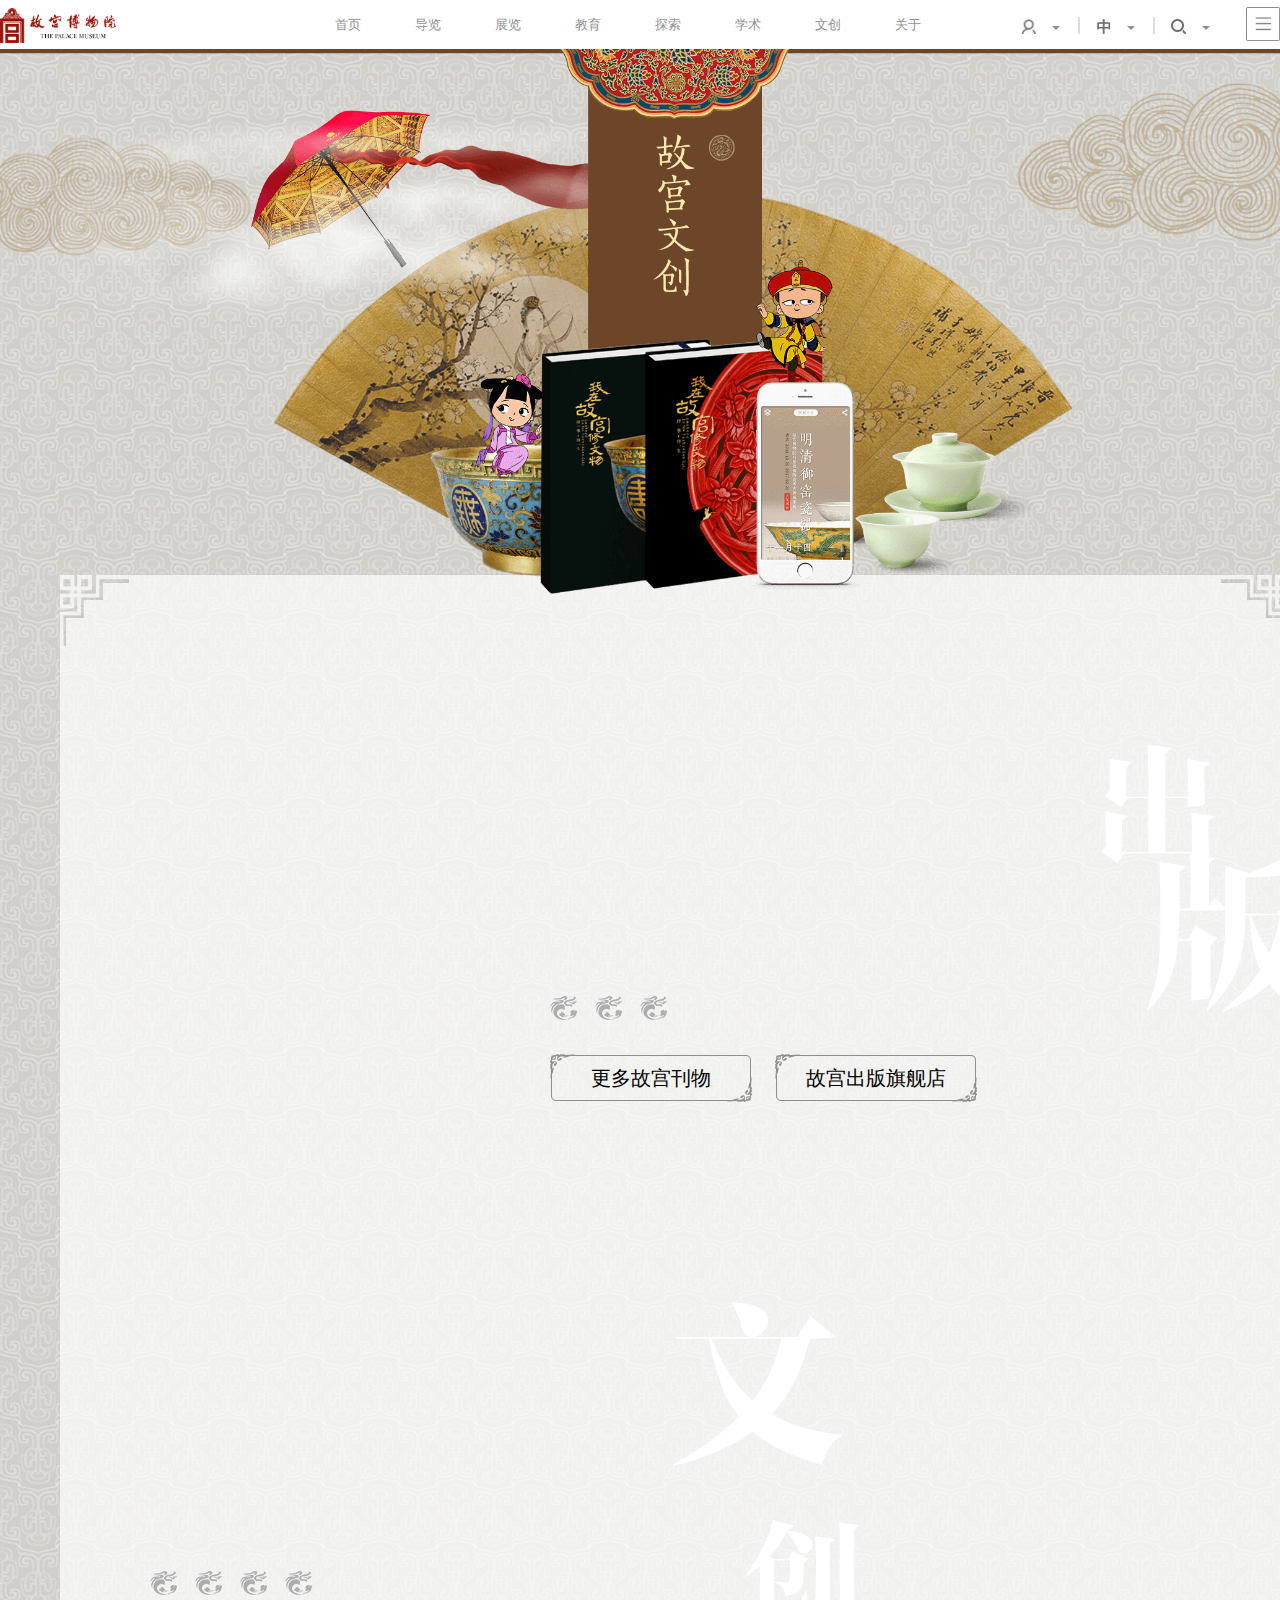
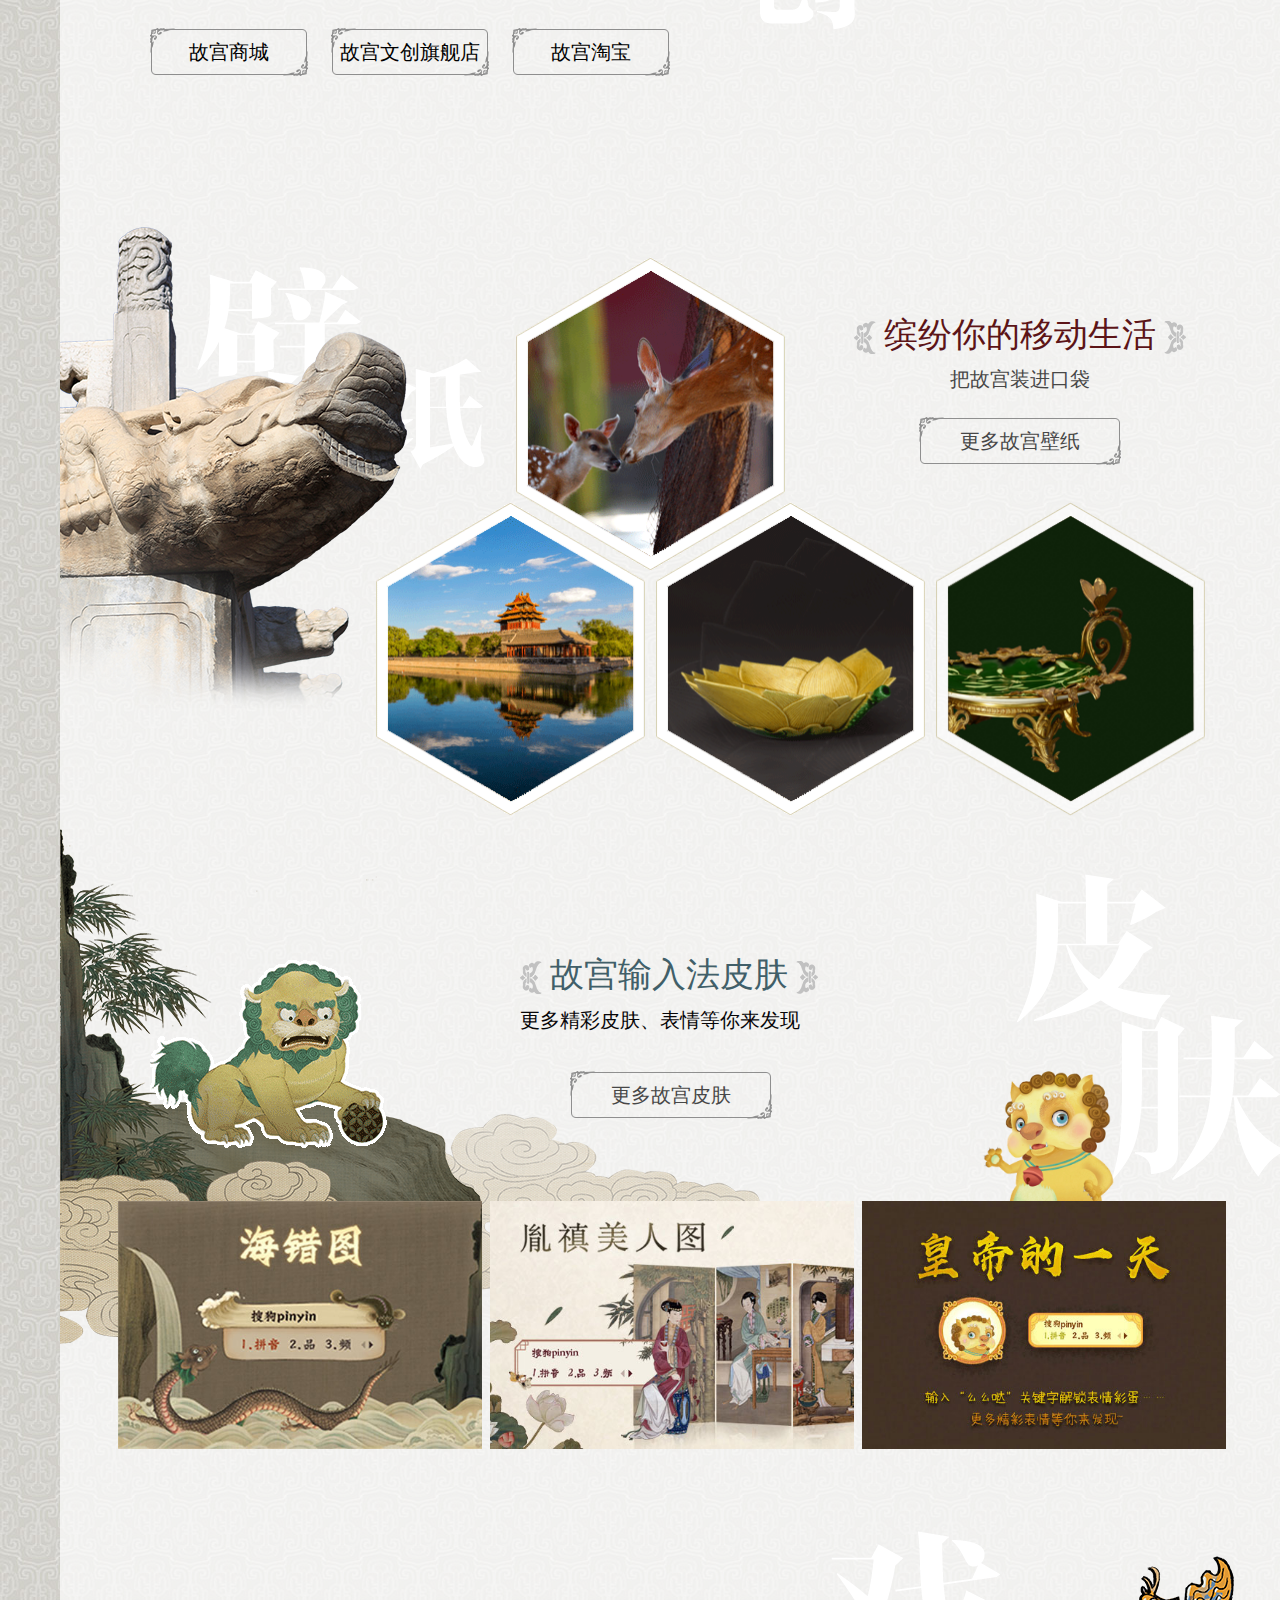
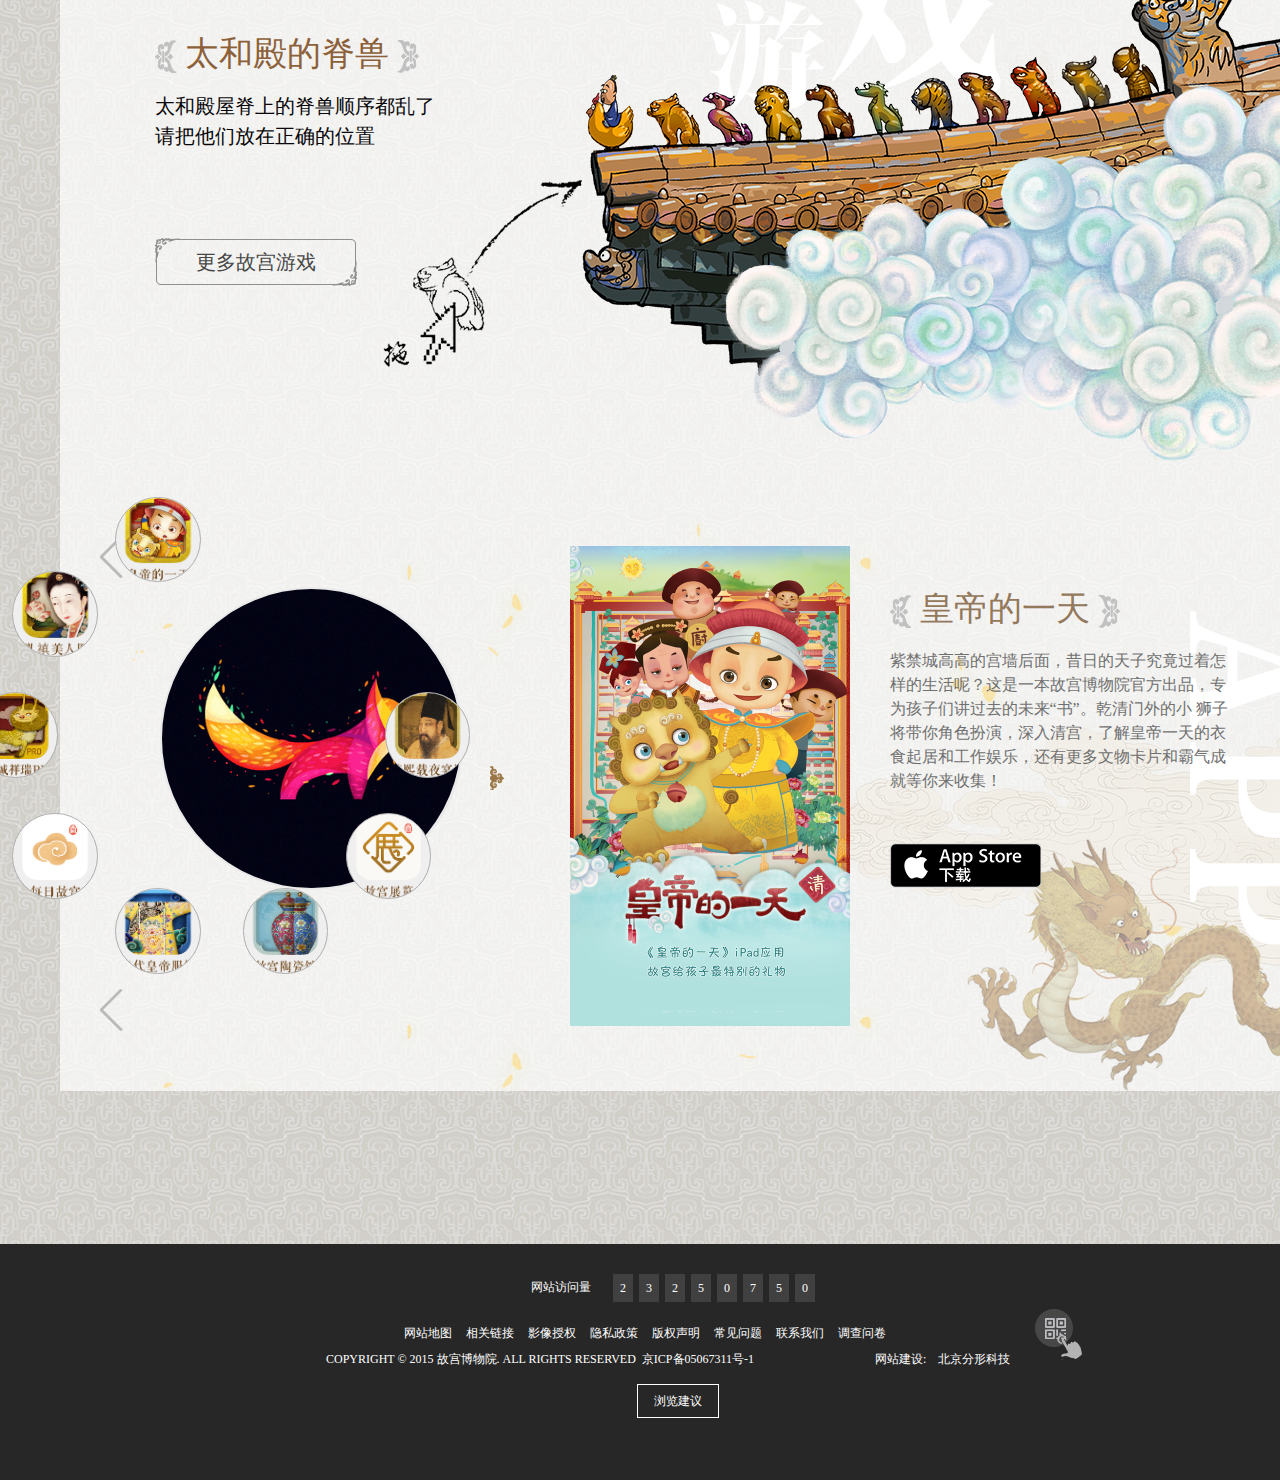
<file: creativePage/wenchuang1-index.html>
<!DOCTYPE html>
<html lang="en">
<head>
    <meta charset="UTF-8">
    <title>Title</title>
    <link rel="stylesheet" href="css/wc1-css.css">

    <link href="css/jCircle.css" rel="stylesheet">
    <style>.container {
        width: 600px;
        margin:30px auto ;
    }</style>

</head>
<script src="js/jquery-1.12.4.js"></script>


<!--<script src="css/jCircle.css"></script>-->

<body>
<!--top栏开始-->
<div id="topNavHL">
    <div class="ww">
        <div id="logoHL">
            <a href="javascript:void(0)">
                <img src="picture/s5ae967bee5bd2.png" alt="故宫博物馆">
            </a>
        </div>
        <ul class="navHL">
            <li>
                <a href="javascript:void(0)">首页</a>
            </li>
            <li class="daolang">
                <a href="javascript:void(0)">导览</a>
            </li>
            <li class="zhanlang">
                <a href="javascript:void(0)">展览</a>
            </li>
            <li class="jiaoyu">
                <a href="javascript:void(0)">教育</a>
            </li>
            <li class="tansuo">
                <a href="javascript:void(0)">探索</a>
            </li>
            <li class="xueshu">
                <a href="javascript:void(0)">学术</a>
            </li>
            <li class="wenchuang">
                <a href="javascript:void(0)">文创</a>
            </li>
            <li class="guanyu">
                <a href="javascript:void(0)">关于</a>
            </li>
        </ul>

        <div id="loginHL">
            <ul class="clearfix">
                <li>
                    <a href="javascript:void(0)">
                        <span class="person"></span>
                        <i class="icon"></i>
                    </a>
                </li>
                <li></li>
                <li>
                    <a href="javascript:void(0)">
                        <span class="language"></span>
                        <i class="icon"></i>
                    </a>
                </li>
                <li></li>
                <li>
                    <a href="javascript:void(0)">
                        <span class="search"></span>
                        <i class="icon"></i>
                    </a>
                </li>
            </ul>
            <div class="hideNav">
                <a href="javascript:void(0)"></a>
            </div>
        </div>

    </div>
    <!-- 隐藏的导航栏开始 -->
    <div class="hideBar daolangHL">
        <div class="tri">
            <img src="picture/arrow1.png" alt="">
        </div>
        <ul>
            <li>
                <a href="javascript:void(0)">开放时间</a>
            </li>
            <li></li>
            <li>
                <a href="javascript:void(0)">票务服务</a>
            </li>
            <li></li>
            <li>
                <a href="javascript:void(0)">交通路线</a>
            </li>
            <li></li>
            <li>
                <a href="javascript:void(0)">游览须知</a>
            </li>
            <li></li>
            <li>
                <a href="javascript:void(0)">全景故宫</a>
            </li>
        </ul>
    </div>
    <div class="hideBar zhanlangHL">
        <div class="tri">
            <img src="picture/arrow1.png" alt="">
        </div>
        <ul>
            <li>
                <a href="javascript:void(0)">近期展览</a>
            </li>
            <li></li>
            <li>
                <a href="javascript:void(0)">专馆</a>
            </li>
            <li></li>
            <li>
                <a href="javascript:void(0)">原状陈列</a>
            </li>
            <li></li>
            <li>
                <a href="javascript:void(0)">赴外展览</a>
            </li>
        </ul>
    </div>
    <div class="hideBar jiaoyuHL">
        <div class="tri">
            <img src="picture/arrow1.png" alt="">
        </div>
        <ul>
            <li>
                <a href="javascript:void(0)">教育新闻</a>
            </li>
            <li></li>
            <li>
                <a href="javascript:void(0)">故宫博物院教育中心</a>
            </li>
            <li></li>
            <li>
                <a href="javascript:void(0)">国际博协培训中心</a>
            </li>
            <li></li>
            <li>
                <a href="javascript:void(0)">故宫志愿者</a>
            </li>
        </ul>
    </div>
    <div class="hideBar tansuoHL">
        <div class="tri">
            <img src="picture/arrow1.png" alt="">
        </div>
        <ul>
            <li>
                <a href="javascript:void(0)">建筑</a>
            </li>
            <li></li>
            <li>
                <a href="javascript:void(0)">藏品</a>
            </li>
            <li></li>
            <li>
                <a href="javascript:void(0)">古籍</a>
            </li>
            <li></li>
            <li>
                <a href="javascript:void(0)">宫廷历史</a>
            </li>
            <li></li>
            <li>
                <a href="javascript:void(0)">文物医院</a>
            </li>
            <li></li>
            <li>
                <a href="javascript:void(0)">文化专题</a>
            </li>
            <li></li>
            <li>
                <a href="javascript:void(0)">名画记</a>
            </li>
            <li></li>
            <li>
                <a href="javascript:void(0)">藏品总目</a>
            </li>
        </ul>
    </div>
    <div class="hideBar xueshuHL">
        <div class="tri">
            <img src="picture/arrow1.png" alt="">
        </div>
        <ul>
            <li>
                <a href="javascript:void(0)">学术活动</a>
            </li>
            <li></li>
            <li>
                <a href="javascript:void(0)">专家名录</a>
            </li>
            <li></li>
            <li>
                <a href="javascript:void(0)">故宫研究院</a>
            </li>
            <li></li>
            <li>
                <a href="javascript:void(0)">故宫学院</a>
            </li>
            <li></li>
            <li>
                <a href="javascript:void(0)">其它学术机构</a>
            </li>
        </ul>
    </div>
    <div class="hideBar wenchuangHL">
        <div class="tri">
            <img src="picture/arrow1.png" alt="">
        </div>
        <ul>
            <li>
                <a href="javascript:void(0)">故宫出版</a>
            </li>
            <li></li>
            <li>
                <a href="javascript:void(0)">文创产品</a>
            </li>
            <li></li>
            <li>
                <a href="javascript:void(0)">故宫壁纸</a>
            </li>
            <li></li>
            <li>
                <a href="javascript:void(0)">故宫APP</a>
            </li>
            <li></li>
            <li>
                <a href="javascript:void(0)">故宫游戏</a>
            </li>
        </ul>
    </div>
    <div class="hideBar guanyuHL">
        <div class="tri">
            <img src="picture/arrow1.png" alt="">
        </div>
        <ul>
            <li>
                <a href="javascript:void(0)">故宫出版</a>
            </li>
            <li></li>
            <li>
                <a href="javascript:void(0)">文创产品</a>
            </li>
            <li></li>
            <li>
                <a href="javascript:void(0)">故宫壁纸</a>
            </li>
            <li></li>
            <li>
                <a href="javascript:void(0)">故宫APP</a>
            </li>
            <li></li>
            <li>
                <a href="javascript:void(0)">故宫游戏</a>
            </li>
        </ul>
    </div>
    <!-- 隐藏的导航栏结束 -->
</div>


<!--主体部分开始-->
<div class="body winchance">
    <!--主体广告开始-->
    <div class="banner">
        <img src="images/s5925048a5fb61.png" alt="">
    </div>
    <!--主体广告结束-->

    <!--主体大盒子开始-->
    <div class="box">

        <div class="h1"></div>

        <div class="box1">
            <!--主体第一个部分卖书轮播图开始-->
            <div class="periodical">
                <div class="focus">
                    <div class="frame">
                        <div class="child" style="display:block; ">
                            <div class="image">
                                <a href="#">
                                    <img src="picture/s5b3b3ae5e8a64.png" style="width: 342px;height: 413px;"
                                         alt="思文永在">
                                </a>
                            </div>
                            <div class="text">
                                <div class="public-title">
                                    <span class="s1"></span>
                                    <a href="#">思文永在</a>
                                    <span class="s2"></span>

                                </div>
                                <a href="#">
                                    <div class="text-1"></div>
                                    <p>
                                        这部回忆录的成书过程中，除了作者梁柏有女士之外，还有多位梁氏后人参与其中，有些甚至是高龄命笔，数易其稿。完全可以这样说，正是因为这个与国家命运同呼吸、共患难的家族强大的凝聚力与责任感，才有了《思文永在》这部回忆录的出版。</p>
                                </a>
                            </div>
                        </div>
                        <div class="child" style="display:none">
                            <div class="image">
                                <a href="#">
                                    <img src="picture/s5b3b3ae5e9b09.png" style="width: 342px;height: 413px;"
                                         alt="北京梦华录 套装4册">
                                </a>
                            </div>
                            <div class="text">
                                <div class="public-title">
                                    <span class="s1"></span>
                                    <a href="#">北京梦华录 套装4册</a>
                                    <span class="s2"></span>

                                </div>
                                <a href="#">
                                    <div class="text-1"></div>
                                    <p>
                                        是一位世纪老人——
                                        盛锡珊对生活了九十余年的北京城的隆重献礼，老人以他特有的如椽铁笔，将记忆中的城市风貌还原在方寸之间，任由自己徜徉在一张张记忆的画面中，充满了感情，充满了爱…… </p>
                                </a>
                            </div>
                        </div>
                        <div class="child" style="display:none">
                            <div class="image">
                                <a href="#">
                                    <img src="picture/s5b3b39af87170.png" style="width: 342px;height: 413px;"
                                         alt="百年原是梦：和珅的悲喜人生">
                                </a>
                            </div>
                            <div class="text">
                                <div class="public-title">
                                    <span class="s1"></span>
                                    <a href="#">百年原是梦：和珅的悲喜人生</a>
                                    <span class="s2"></span>

                                </div>
                                <a href="#">
                                    <div class="text-1"></div>
                                    <p>
                                        《百年原是梦(和珅的悲喜人生)》将依据档案记录、历史学家的研究成果，以及丰富的历史文物图片，相对轻松的语言，尽量揭示出和珅的“庐山真面目”……</p>
                                </a>
                            </div>
                        </div>
                    </div>
                    <div class="nav">
                        <a href="javascript:;" class></a>
                        <a href="javascript:;" class></a>
                        <a href="javascript:;" class></a>
                    </div>
                    <div class="button">
                        <a href="#">更多故宫刊物</a>
                        <a href="#">故宫出版旗舰店</a>
                    </div>
                    <div class="icon"></div>
                </div>
            </div>
            <!--主体第一个部分轮卖书播图结束-->
            <script src="js/wc1-js.js"></script>
            <!--主体第二个部分卖扇子轮播图开始-->
            <div class="protects">
                <div class="focus">
                    <div class="frame">
                        <div class="child ">
                            <div class="icon1">
                                <img src="picture/s5b447aca93ccc.png" alt="">
                            </div>
                            <div class="image">
                                <a href="#">
                                    <img src="picture/s5b447baa16144.png" style="width: 342px;height: 413px;"
                                         alt="蹴鞠 胸针">
                                </a>
                            </div>
                            <div class="text">
                                <div class="public-title">
                                    <span class="s1"></span>
                                    <a href="#">蹴鞠 胸针</a>
                                    <span class="s2"></span>

                                </div>
                                <a href="#">
                                    <div class="text-1"></div>
                                    <p>
                                        设计来源于故宫书画藏品，分别取材于：宋《出水芙蓉》图；宋徽宗《夏日》诗帖；宋《千里江山》图；明《项圣谟花卉册》。团扇选用真丝材质，轻薄透亮；配以多彩流苏，柔顺光滑。夏日午后小憩，小扇轻摇，清风徐来。
                                    </p>
                                </a>
                            </div>
                        </div>
                        <div class="child ">
                            <div class="icon1">
                                <img src="picture/s5b447aff6ef26.png" alt="">
                            </div>
                            <div class="image">
                                <a href="#">
                                    <img src="picture/s5b447aff6f8a0.png" style="width: 342px;height: 413px;"
                                         alt="清风徐来 真丝团扇">
                                </a>
                            </div>
                            <div class="text">
                                <div class="public-title">
                                    <span class="s1"></span>
                                    <a href="#">清风徐来 真丝团扇</a>
                                    <span class="s2"></span>

                                </div>
                                <a href="#">
                                    <div class="text-1"></div>
                                    <p>
                                        设计来源于故宫书画藏品，分别取材于：宋《出水芙蓉》图；宋徽宗《夏日》诗帖；宋《千里江山》图；明《项圣谟花卉册》。团扇选用真丝材质，轻薄透亮；配以多彩流苏，柔顺光滑。夏日午后小憩，小扇轻摇，清风徐来。
                                    </p>
                                </a>
                            </div>
                        </div>
                        <div class="child ">
                            <div class="icon1">
                                <img src="picture/s5b0f4b219a04c.png" alt="">
                            </div>
                            <div class="image">
                                <a href="#">
                                    <img src="picture/s5b0f4e7d37f9a.png"
                                         alt="故宫猫手表">
                                </a>
                            </div>
                            <div class="text">
                                <div class="public-title">
                                    <span class="s1"></span>
                                    <a href="#">故宫猫手表</a>
                                    <span class="s2"></span>

                                </div>
                                <a href="#">
                                    <div class="text-1"></div>
                                    <p>
                                        故宫猫手表铭记着时光的流逝，滴答声中，讲述着历史的故事。造型可爱，计时精准，佩戴方便。
                                    </p>
                                </a>
                            </div>
                        </div>
                        <div class="child ">
                            <div class="icon1">
                                <img src="picture/s5b0f4b6aa43bf.png" alt="">
                            </div>
                            <div class="image">
                                <a href="#">
                                    <img src="picture/s5b0f4eb98b266.png"
                                         alt="故宫猫书包">
                                </a>
                            </div>
                            <div class="text">
                                <div class="public-title">
                                    <span class="s1"></span>
                                    <a href="#">故宫猫书包</a>
                                    <span class="s2"></span>

                                </div>
                                <a href="#">
                                    <div class="text-1"></div>
                                    <p>
                                        书包图案选用故宫猫经典形象，包身选用故宫标志色彩——红色和黄色，体现了现代风格与传统元素的结合。故宫猫书包与您相伴，祈盼吉祥，守护平安。
                                    </p>
                                </a>
                            </div>
                        </div>
                    </div>
                    <div class="nav">
                        <a href="javascript:;" class></a>
                        <a href="javascript:;" class></a>
                        <a href="javascript:;" class></a>
                        <a href="javascript:;" class></a>
                    </div>
                    <div class="button">
                        <a href="#">故宫商城</a>
                        <a href="#">故宫文创旗舰店</a>
                        <a href="#">故宫淘宝</a>
                    </div>
                    <div class="icon"></div>
                </div>
            </div>
            <!--主体第二个部分卖扇子轮播图结束-->
            <!--主体第三个部分壁纸轮播图开始-->
            <div class="item3">
                <div class="icon1">

                </div>
                <div class="icon2"></div>
                <div class="piclist">
                    <div class="img i1">
                        <img src="picture/s5b3592e6cb2be.png" alt="">
                        <a href="#" class="mask downs" tittle="世人谓我恋长安"></a>
                    </div>
                    <div class="img i2">
                        <img src="picture/s5b35a6fe48c5e.png" alt="">
                        <a href="#" class="mask downs" tittle="其实只恋长安某"></a>
                    </div>
                    <div class="img i3">
                        <img src="picture/s5b35a47d0df1a.png" alt="">
                        <a href="#" class="mask downs" tittle="择一城终老"></a>
                    </div>
                    <div class="img i4">
                        <img src="picture/s5b35a268b4d0d.png" alt="">
                        <a href="#" class="mask downs" tittle="等一人白首"></a>
                    </div>
                </div>
                <div class="text">
                    <div class="public-title">
                        <span class="s1"></span>
                        缤纷你的移动生活
                        <span class="s2"></span>
                    </div>
                    <p>把故宫装进口袋</p>
                    <div class="button">
                        <a href="#">更多故宫壁纸</a>
                    </div>
                </div>
            </div>
            <!--主体第三个部分壁纸轮播图结束-->
            <!--主体第四个部分皮肤轮播图开始-->
            <div class="item3-1">
                <div class="text">
                    <div class="public-title" style="margin-top:40px;">
                        <span class="s1"></span>
                        <a href="#">故宫输入法皮肤</a>
                        <span class="s2"></span>
                    </div>
                    <div class="gengduo">更多精彩皮肤、表情等你来发现</div>

                    <div class="desc1"></div>
                    <div class="button">
                        <a href="#">更多故宫皮肤</a>
                    </div>
                </div>
                <div class="imglist clearfix">
                    <div class="item">
                        <img src="picture/s5a5dba0852e2d.jpg" alt="">
                        <a href="#"></a>
                    </div>
                    <div class="item">
                        <img src="picture/s5a5dba0856646.jpg" alt="">
                        <a href="#"></a>
                    </div>
                    <div class="item">
                        <img src="picture/s5a5dba0855bd7.jpg" alt="">
                        <a href="#"></a>
                    </div>

                </div>
                <div class="gif1">
                    <img src="picture/s5a5c666c1f559.gif" alt="">
                </div>
                <div class="gif2">
                    <img src="picture/s5a5d6f9528d84.png" alt="">
                </div>
            </div>
            <!--主体第四个部分皮肤轮播图结束-->
            <!--主体第五个部分游戏轮播图开始-->
            <div class="item4">
                <div class="icon"></div>
                <div class="child">
                    <div class="text">
                        <div class="public-title">
                            <span class="s1"></span>
                            <a href="#"> 太和殿的脊兽 </a>
                            <span class="s2"></span>
                        </div>
                        <p>太和殿屋脊上的脊兽顺序都乱了 <br>

                            请把他们放在正确的位置</p>
                    </div>
                    <div class="img">
                        <img src="picture/s58535685318b3.png" alt="">
                    </div>
                </div>
                <div class="nav"></div>
                <div class="button">
                    <a href="#">更多故宫游戏</a>
                </div>
            </div>
            <!--主体第五个部分游戏轮播图结束-->

            <div class="container" style="width:40%;margin: 30px 80px; position: absolute;bottom: -10px;left: -70px;">
                <div style="width:80%;">
                    <div id="circles-container" class=" circles-container" style="margin: 83.418px auto; height: 499.031px;">
                        <div id="main-circle-content" class=" main-circle-content" style="width: 299.031px; height: 299.031px;"><img src="imgs/a4.png"><div class="caption">Caption 8</div></div>
                        <div id="circle" class=" circle" style="height: 299.031px;">
                            <div class="min-circle pulse" data-inside="min-circle" style="right: 169.436px; top: -90.0238px; width: 83.418px; height: 83.418px;"> <a href="imgs/game22-1.png"> <img src="imgs/a11.png" alt=""> </a>
                                <div class="content-text">Caption 1</div>
                            </div>
                            <div class="min-circle pulse" data-inside="min-circle" style="right: 272.39px; top: -15.2233px; width: 83.418px; height: 83.418px;"> <a href="imgs/game22-1.png"> <img src="imgs/a21.png" alt=""> </a>
                                <div class="content-text">Caption 2</div>
                            </div>
                            <div class="min-circle pulse" data-inside="min-circle" style="right: 311.715px; top: 105.806px; width: 83.418px; height: 83.418px;"> <a href="imgs/game22-1.png"> <img src="imgs/a31.png" alt=""> </a>
                                <div class="content-text">Caption 3</div>
                            </div>
                            <div class="min-circle pulse" data-inside="min-circle" style="right: 272.39px; top: 226.836px; width: 83.418px; height: 83.418px;"> <a href="imgs/game22-1.png"> <img src="imgs/a41.png" alt=""> </a>
                                <div class="content-text">Caption 4</div>
                            </div>
                            <div class="min-circle pulse" data-inside="min-circle" style="right: 169.436px; top: 301.637px; width: 83.418px; height: 83.418px;"> <a href="imgs/game22-1.png"> <img src="imgs/a51.png" alt=""> </a>
                                <div class="content-text">Caption 5</div>
                            </div>
                            <div class="min-circle pulse" data-inside="min-circle" style="right: 42.1774px; top: 301.637px; width: 83.418px; height: 83.418px;"> <a href="imgs/game22-1.png"> <img src="imgs/a61.png" alt=""> </a>
                                <div class="content-text">Caption 6</div>
                            </div>
                            <div class="min-circle pulse" data-inside="min-circle" style="right: -60.7767px; top: 226.836px; width: 83.418px; height: 83.418px;"> <a href="imgs/game22-1.png"> <img src="imgs/a71.png" alt=""> </a>
                                <div class="content-text">Caption 7</div>
                            </div>
                            <div class="min-circle pulse" data-inside="min-circle" style="right: -100.102px; top: 105.806px; width: 83.418px; height: 83.418px;"> <a href="imgs/game22-1.png"> <img src="imgs/a81.png" alt=""> </a>
                                <div class="content-text">Caption 8</div>
                            </div>

                        </div>
                    </div>
                </div>
            </div>
            <div style="width:60%;margin:300px auto; display: none;">
                <div id="circles-container-text">
                    <div id="main-circle-content-text"></div>
                    <div id="circle-text">
                        <div class="min-circle" data-inside="min-circle"> <a href="imgs/a1.png" style="display:block;width:80%;margin:30% 10%;height:40%;text-align:center;font-size:1.2em;"> Title </a>
                            <div class="content-text">
                                <h2>Title</h2>
                                <p>we are always keep for nice idea about sun and other copleted jobs about us.</p>
                                <p><em>EM</em> is good way about tiger and it...</p>
                                <img src="imgs/a1.png" alt="" style="width:20%;height:20%;float:left;"> Is it possible to improve some taskes..this text have no meaning any way :). </div>
                        </div>
                        <div class="min-circle" data-inside="min-circle"> <a href="imgs/a2.png" style="display:block;width:80%;margin:30% 10%;height:40%;text-align:center;font-size:1.2em;"> About </a>
                            <div class="content-text">
                                <h2>About</h2>
                                <p>we are always keep for nice idea about sun and other copleted jobs about us.</p>
                                <p><em>EM</em> is good way about tiger and it...</p>
                                <span class="fa fa-heart" style="color:red;font-size:2.2em;"></span>Is it possible to improve some :) </div>
                        </div>
                        <div class="min-circle" data-inside="min-circle"> <a href="imgs/a3.png" style="display:block;width:80%;margin:30% 10%;height:40%;text-align:center;font-size:1.2em;"> Services </a>
                            <div class="content-text">
                                <h2>Services</h2>
                                <p>Services always keep for nice idea about sun and other copleted jobs about us.</p>
                                <p><b>Bold</b> is good way about tiger and it...</p>
                                <span class="fa fa-link" style="color:green;font-size:1em;"></span>Is it possible to improve some taskes..this text have no meaning any way :). </div>
                        </div>
                        <div class="min-circle" data-inside="min-circle"> <a href="imgs/a4.png" style="display:block;width:80%;margin:30% 10%;height:40%;text-align:center;font-size:1.2em;"> Support </a>
                            <div class="content-text">
                                <h2>Support</h2>
                                <p>Support always keep for nice idea about sun and other copleted jobs about us.</p>
                                <p><b>Yep</b> is good way about tiger and it...</p>
                                <span class="fa fa-download" style="color:blue;font-size:1em;"></span>Is it possible to improve some taskes..this text have no meaning any way :). </div>
                        </div>
                        <div class="min-circle" data-inside="min-circle"> <a href="imgs/a5.png" style="display:block;width:80%;margin:30% 10%;height:40%;text-align:center;font-size:1.2em;"> Offers </a>
                            <div class="content-text">
                                <h2>Offers</h2>
                                <p>Offers always keep for nice idea about sun and other copleted jobs about us.</p>
                                <p>is good way about tiger and it...</p>
                                <span class="fa fa-circle" style="color:green;font-size:1em;"></span>Is it possible to improve some taskes..this text have no meaning any way :). </div>
                        </div>
                        <div class="min-circle" data-inside="min-circle"> <a href="imgs/a6.png" style="display:block;width:80%;margin:30% 10%;height:40%;text-align:center;font-size:1.2em;"> Jobs </a>
                            <div class="content-text">
                                <h2>Jobs</h2>
                                <p>Jobs always keep for nice idea about sun and other copleted jobs about us.</p>
                                <p><b>Bold</b> is good way about tiger and it...</p>
                                <span class="fa fa-list" style="color:red;font-size:1em;"></span>Is it possible to improve some taskes..this text have no meaning any way :). </div>
                        </div>
                        <div class="min-circle" data-inside="min-circle"> <a href="imgs/a7.png" style="display:block;width:80%;margin:30% 10%;height:40%;text-align:center;font-size:1.2em;"> Like </a>
                            <div class="content-text">
                                <h2>Like</h2>
                                <p>Like always keep for nice idea about sun and other copleted jobs about us.</p>
                                <p><span class="fa fa-gg" style="color:green;font-size:3em;"> is good way about tiger and it...</span></p>
                            </div>
                        </div>
                    </div>
                </div>
            </div>

            <script src="js/jCircle.js"></script>

            <!--<script>-->
                <!--var circle = new jCircle({-->
                    <!--'container': 'circles-container',-->
                    <!--'circle': 'circle',-->
                    <!--'mainContent': 'main-circle-content',-->
                    <!--'animateCircles': true,-->
                    <!--'speed': 3,-->
                    <!--'mainViewStyle': 'normal',-->
                    <!--'minCirclesEffectOver': 'pulse',-->
                    <!--'contentType': 'images',-->
                    <!--'stopOnOverMain': false,-->
                    <!--'mainContentOverAction': 'normal'-->
                <!--});-->
                <!--circle.create();-->

                <!--var textCircle = new jCircle({-->
                    <!--'container': 'circles-container-text',-->
                    <!--'circle': 'circle-text',-->
                    <!--'mainContent': 'main-circle-content-text',-->
                    <!--'animateCircles': true,-->
                    <!--'speed': 3,-->
                    <!--'mainViewStyle': 'normal',-->
                    <!--'minCirclesEffectOver': 'rotate',-->
                    <!--'contentType': 'text',-->
                    <!--'stopOnOverMain': true-->
                <!--});-->
                <!--textCircle.create();-->
            <!--</script>-->

            <!--主体第六个部分最大轮播图开始-->
            <div class="item5 now">
                <div class="icon1"></div>
                <div class="icon"></div>
                <div class="icon2"></div>
                <div class="icon3"></div>
<!---->

        <div class="button1">
            <a href="javascript:;" class="a prev"></a>
            <a href="javascript:;" class="a next"></a>
        </div>
        <div class="imgtextwarp">
            <div class="w1  now">
                <div class="imglist">
                    <img src="picture/s5864afeeda8a5.jpeg" alt="皇帝的一天">
                </div>
                <div class="text">
                    <div class="w0">
                        <div class="textw">
                            <div class="public-title">
                                <span class="s1"></span>
                                <a href="#">皇帝的一天</a>
                                <span class="s2"></span>
                            </div>
                            <p>紫禁城高高的宫墙后面，昔日的天子究竟过着怎样的生活呢？这是一本故宫博物院官方出品，专为孩子们讲过去的未来“书”。乾清门外的小
                                狮子将带你角色扮演，深入清宫，了解皇帝一天的衣食起居和工作娱乐，还有更多文物卡片和霸气成就等你来收集！</p>
                            <div class="button">
                                <a href="#" class="a1"></a>
                                <!--<a href="#" class="a2"></a>-->
                            </div>
                        </div>
                    </div>
                </div>
            </div>
            <div class="w1 ">
                <div class="imglist">
                    <img src="picture/s5864b00e6b9d9.jpeg" alt="胤禛美人图">
                </div>
                <div class="text">
                    <div class="w0">
                        <div class="textw">
                            <div class="public-title">
                                <span class="s1"></span>
                                <a href="#">胤禛美人图</a>
                                <span class="s2"></span>
                            </div>
                            <p>故宫博物院出品的首个应用，让您指尖轻触，从十二幅美人屏风画像一窥清朝盛世华丽优雅的宫廷生活。</p>
                            <div class="button">
                                <a href="#" class="a1"></a>
                                <!--<a href="#" class="a2"></a>-->
                            </div>
                        </div>
                    </div>
                </div>
            </div>
            <div class="w1 ">
                <div class="imglist">
                    <img src="picture/s5864b0e41ca33.jpeg" alt="紫禁城祥瑞">
                </div>
                <div class="text">
                    <div class="w0">
                        <div class="textw">
                            <div class="public-title">
                                <span class="s1"></span>
                                <a href="#">紫禁城祥瑞</a>
                                <span class="s2"></span>
                            </div>
                            <p>故宫博物院官方出品，2014年清新发布！<br>
                                独家揭秘紫禁城里的祥瑞符号，带您领略宫廷珍宝上的皇家文化。</p>
                            <div class="button">
                                <a href="#" class="a1"></a>
                                <!--<a href="#" class="a2"></a>-->
                            </div>
                        </div>
                    </div>
                </div>
            </div>
            <div class="w1 ">
                <div class="imglist">
                    <img src="picture/s5864afa72c459.jpeg" alt="韩熙载夜宴图">
                </div>
                <div class="text">
                    <div class="w0">
                        <div class="textw">
                            <div class="public-title">
                                <span class="s1"></span>
                                <a href="#">韩熙载夜宴图</a>
                                <span class="s2"></span>
                            </div>
                            <p>
                                南唐末年，朝廷重臣韩熙载为避免陷入政治的泥潭，故意沉溺于夜宴笙歌、不问世事。后主李煜心生疑问，派宫廷画师顾闳中深夜潜入韩府，目识心记，画下了不朽名作《夜宴图》。根据这幅院藏珍品，故宫博物院集两岸三地学者及艺术家之心力，历时两年，以专业的学术资料、丰富的媒体内容及创新的交互美学，精心研发了《韩熙载夜宴图》App。</p>
                            <div class="button">
                                <a href="#" class="a1"></a>
                                <!--<a href="#" class="a2"></a>-->
                            </div>
                        </div>
                    </div>
                </div>
            </div>
            <div class="w1 ">
                <div class="imglist">
                    <img src="picture/s5864af8802089.jpeg" alt="清代皇帝服饰">
                </div>
                <div class="text">
                    <div class="w0">
                        <div class="textw">
                            <div class="public-title">
                                <span class="s1"></span>
                                <a href="#">清代皇帝服饰</a>
                                <span class="s2"></span>
                            </div>
                            <p>
                                清帝冠服是中国数千年服饰文化史中不可或缺的一页，也是故宫博物院宫廷旧藏中的重要组成部分。故宫博物院精心打造的《清代皇帝服饰》iPad应用程序，邀您与清代皇帝冠服进行一次全方位的亲密接触！</p>
                            <div class="button">
                                <a href="#" class="a1"></a>
                                <!--<a href="#" class="a2"></a>-->
                            </div>
                        </div>
                    </div>
                </div>
            </div>
            <div class="w1 ">
                <div class="imglist">
                    <img src="picture/s5864af6a03267.jpeg" alt="故宫陶瓷馆">
                </div>
                <div class="text">
                    <div class="w0">
                        <div class="textw">
                            <div class="public-title">
                                <span class="s1"></span>
                                <a href="#">故宫陶瓷馆</a>
                                <span class="s2"></span>
                            </div>
                            <p>
                                故宫博物院官方出品，基于iPhone系列手机制作的《故宫陶瓷馆》APP，它以“时间轴”为骨架，串联起文华殿陶瓷馆在陈的全部藏品，每件藏品都有清晰的图片和专家撰写的介绍，更有8件精品可以水平360°水平环绕欣赏！把“故宫陶瓷馆”装进口袋里，随时随地看展览，长知识！ </p>
                            <div class="button">
                                <a href="#" class="a1"></a>
                                <!--<a href="#" class="a2"></a>-->
                            </div>
                        </div>
                    </div>
                </div>
            </div>
            <div class="w1  ">
                <div class="imglist">
                    <img src="picture/s5864b0fe4e838.jpeg" alt="每日故宫">
                </div>
                <div class="text">
                    <div class="w0">
                        <div class="textw">
                            <div class="public-title">
                                <span class="s1"></span>
                                <a href="#">每日故宫</a>
                                <span class="s2"></span>
                            </div>
                            <p>每日甄选一款馆藏珍品，邀您同游宋元山水，共访禁城别苑，探寻皇家日常那些令人惊叹的细节，感受传世珍品不竭的历史生命。</p>
                            <div class="button">
                                <a href="#" class="a1"></a>
                                <!--<a href="#" class="a2"></a>-->
                            </div>
                        </div>
                    </div>
                </div>
            </div>
            <div class="w1 ">
                <div class="imglist">
                    <img src="picture/s5864f2248055e.jpeg" alt="故宫展览">
                </div>
                <div class="text">
                    <div class="w0">
                        <div class="textw">
                            <div class="public-title">
                                <span class="s1"></span>
                                <a href="#">故宫展览</a>
                                <span class="s2"></span>
                            </div>
                            <p>故宫出品，打造7×24小时的线上展厅，邀您指尖访古，看遍宫廷原状、常设专馆、专题特展，让故宫博物院精品展览一览无余，深度体验传统艺术与宫廷文化的丰富内涵。</p>
                            <div class="button">
                                <a href="#" class="a1"></a>
                                <!--<a href="#" class="a2"></a>-->
                            </div>
                        </div>
                    </div>
                </div>
            </div>
            <div class="w1 ">
                <div class="imglist">
                    <img src="picture/s5912cffaa3899.jpg" alt="故宫社区">
                </div>
                <div class="text">
                    <div class="w0">
                        <div class="textw">
                            <div class="public-title">
                                <span class="s1"></span>
                                <a href="#">故宫社区</a>
                                <span class="s2"></span>
                            </div>
                            <p>故宫社区，当然故宫出品，宫粉们信得过的靠谱组织！<br>

                                仰望星空，亲历紫微宫中的故事、新事；纵览世间，在紫微城中建造属于自己的宅院，走街串巷探寻别样的文化空间，最具创新玩法的文化体验，
                                可持续生长的文化生态，这是一个有温度、会呼吸的线上文化社区。</p>
                            <div class="button">
                                <a href="#" class="a1"></a>
                                <!--<a href="#" class="a2"></a>-->
                            </div>
                        </div>
                    </div>
                </div>
            </div>
            <div class="w1 ">
                <div class="imglist">
                    <img src="picture/s5b0299e0e7ff6.jpg" alt="紫禁城祥瑞PRO">
                </div>
                <div class="text">
                    <div class="w0">
                        <div class="textw">
                            <div class="public-title">
                                <span class="s1"></span>
                                <a href="#">紫禁城祥瑞PRO</a>
                                <span class="s2"></span>
                            </div>
                            <p>《紫禁城祥瑞》全明星阵容强势扩容回归，一起来探索精彩无限的“祥瑞之岛”，破解传统文化符号背后隐藏的秘密吧！<br>
                                清代准皇后如何通过大婚化身为“凤”？狻猊为何总为香具代言？打开球形熏炉3D模型的外壳，看看熏炉滚动时，悬心机械结构如何保持中心盛香小碗始终朝上……《紫禁城祥瑞PRO》以主题性、多角度呈现17种传统祥瑞符号，甄选170余件故宫博物院藏文物精品，解读这些传统符号的历史演变及文化内涵。
                            </p>
                            <div class="button">
                                <a href="#" class="a1"></a>
                                <!--<a href="#" class="a2"></a>-->
                            </div>
                        </div>
                    </div>
                </div>
            </div>

        </div>
    </div>
    <!--主体第六个部分最大轮播图结束-->



</div>


</div>


<div class="h2"></div>

</div>



<!--主体部分结束-->

<!--页脚开始-->
<div id="footer" class="pageWide">
    <div class="stats">
        <div class="total">网站访问量</div>
        <ul>
            <li>2</li>
            <li>3</li>
            <li>2</li>
            <li>5</li>
            <li>0</li>
            <li>7</li>
            <li>5</li>
            <li>0</li>
        </ul>
    </div>
    <div class="webInfo clearfix">
        <ul>
            <li>
                <a href="javascript:void(0)">网站地图</a>
            </li>
            <li>
                <a href="javascript:void(0)">相关链接</a>
            </li>
            <li>
                <a href="javascript:void(0)">影像授权</a>
            </li>
            <li>
                <a href="javascript:void(0)">隐私政策</a>
            </li>
            <li>
                <a href="javascript:void(0)">版权声明</a>
            </li>
            <li>
                <a href="javascript:void(0)">常见问题 </a>
            </li>
            <li>
                <a href="javascript:void(0)">联系我们</a>
            </li>
            <li>
                <a href="javascript:void(0)">调查问卷 </a>
            </li>
        </ul>
    </div>
    <div class="icp">
        <p>COPYRIGHT © 2015 故宫博物院. ALL RIGHTS RESERVED &nbsp;京ICP备05067311号-1</p>
        <div class="webDev">
            <a href="javascript:void(0)">网站建设:</a>
            &nbsp;&nbsp;
            <a href="javascript:void(0)">北京分形科技</a>
        </div>
    </div>
    <div class="suggestion">
        <a href="javascript:void(0)">浏览建议</a>
    </div>
    <div class="qrCode">
        <a href="javascript:void(0)"></a>
        <a class="hand" href="javascript:void(0)"></a>
    </div>
    <div class="qrCodeImg">
        <img src="picture/s5951d5fde520f.jpg">
    </div>
</div>


<!--页脚结束-->
</body>
</html>
</file>
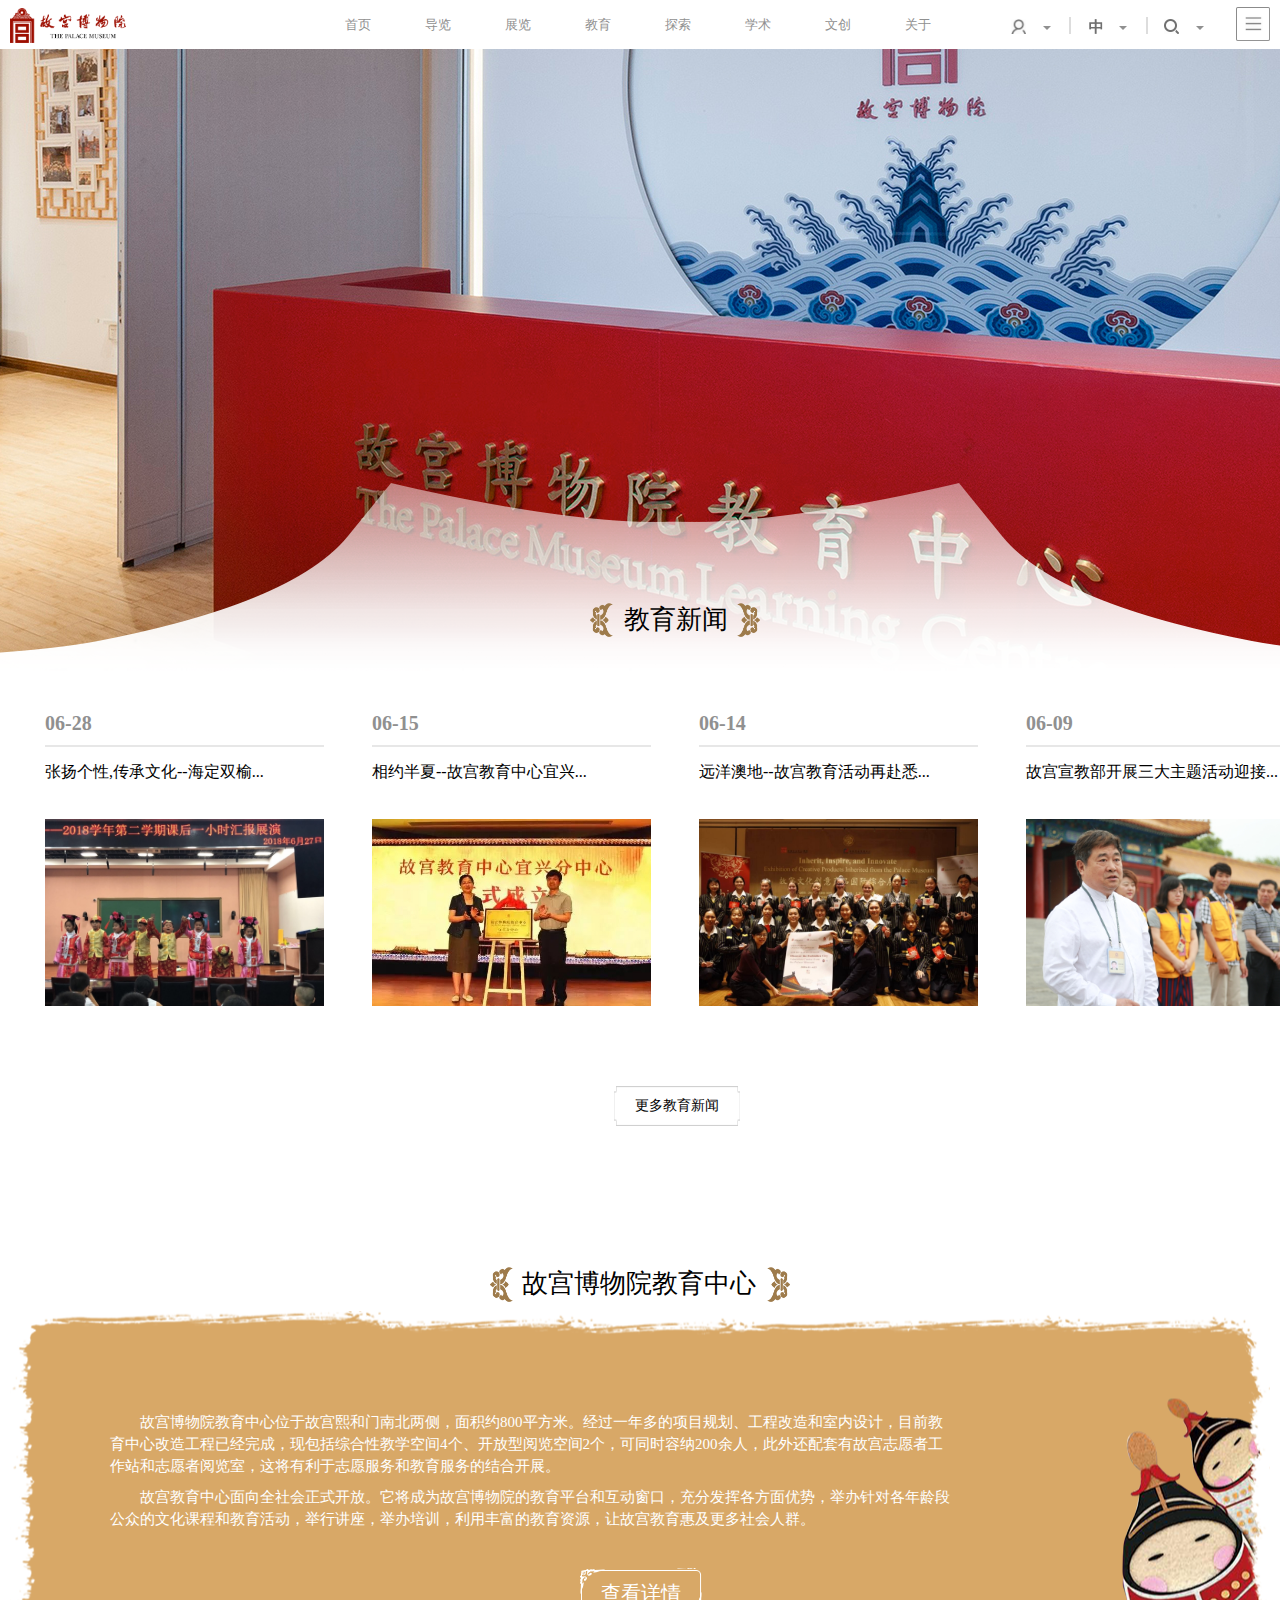
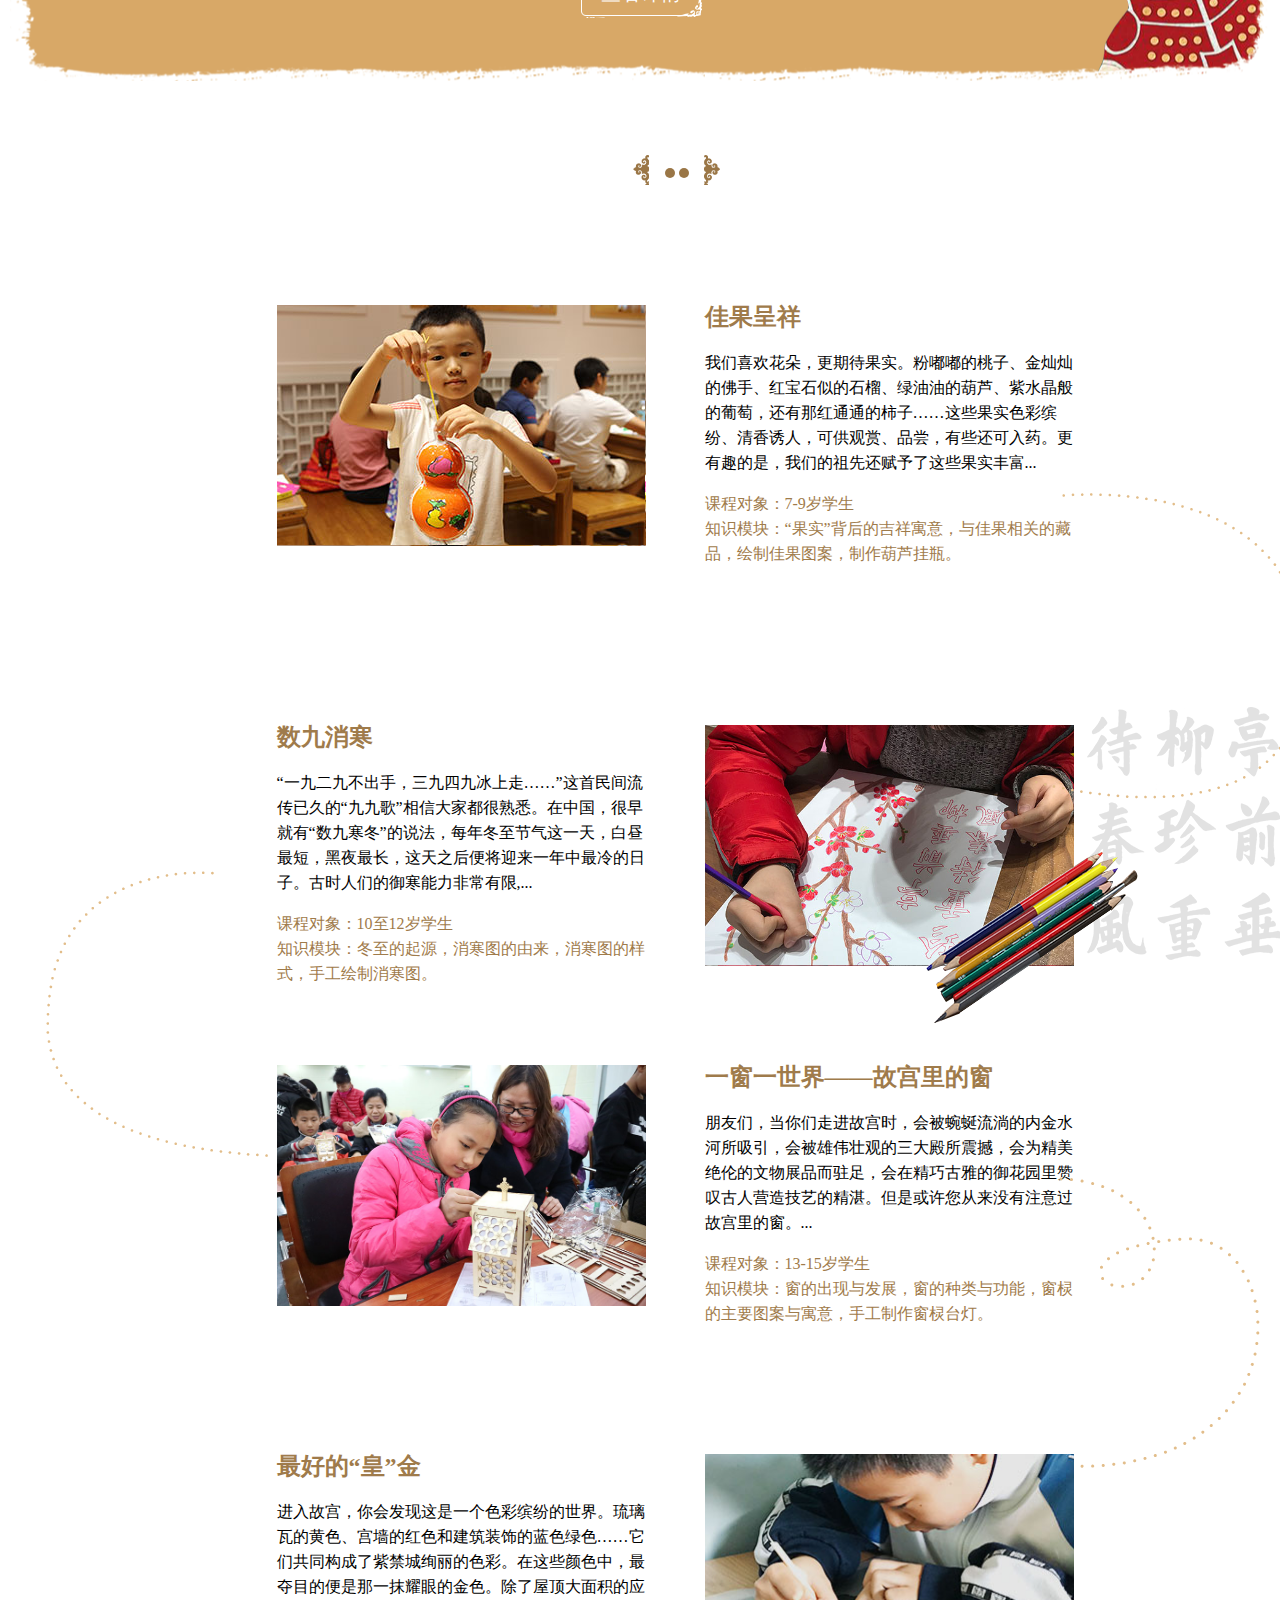
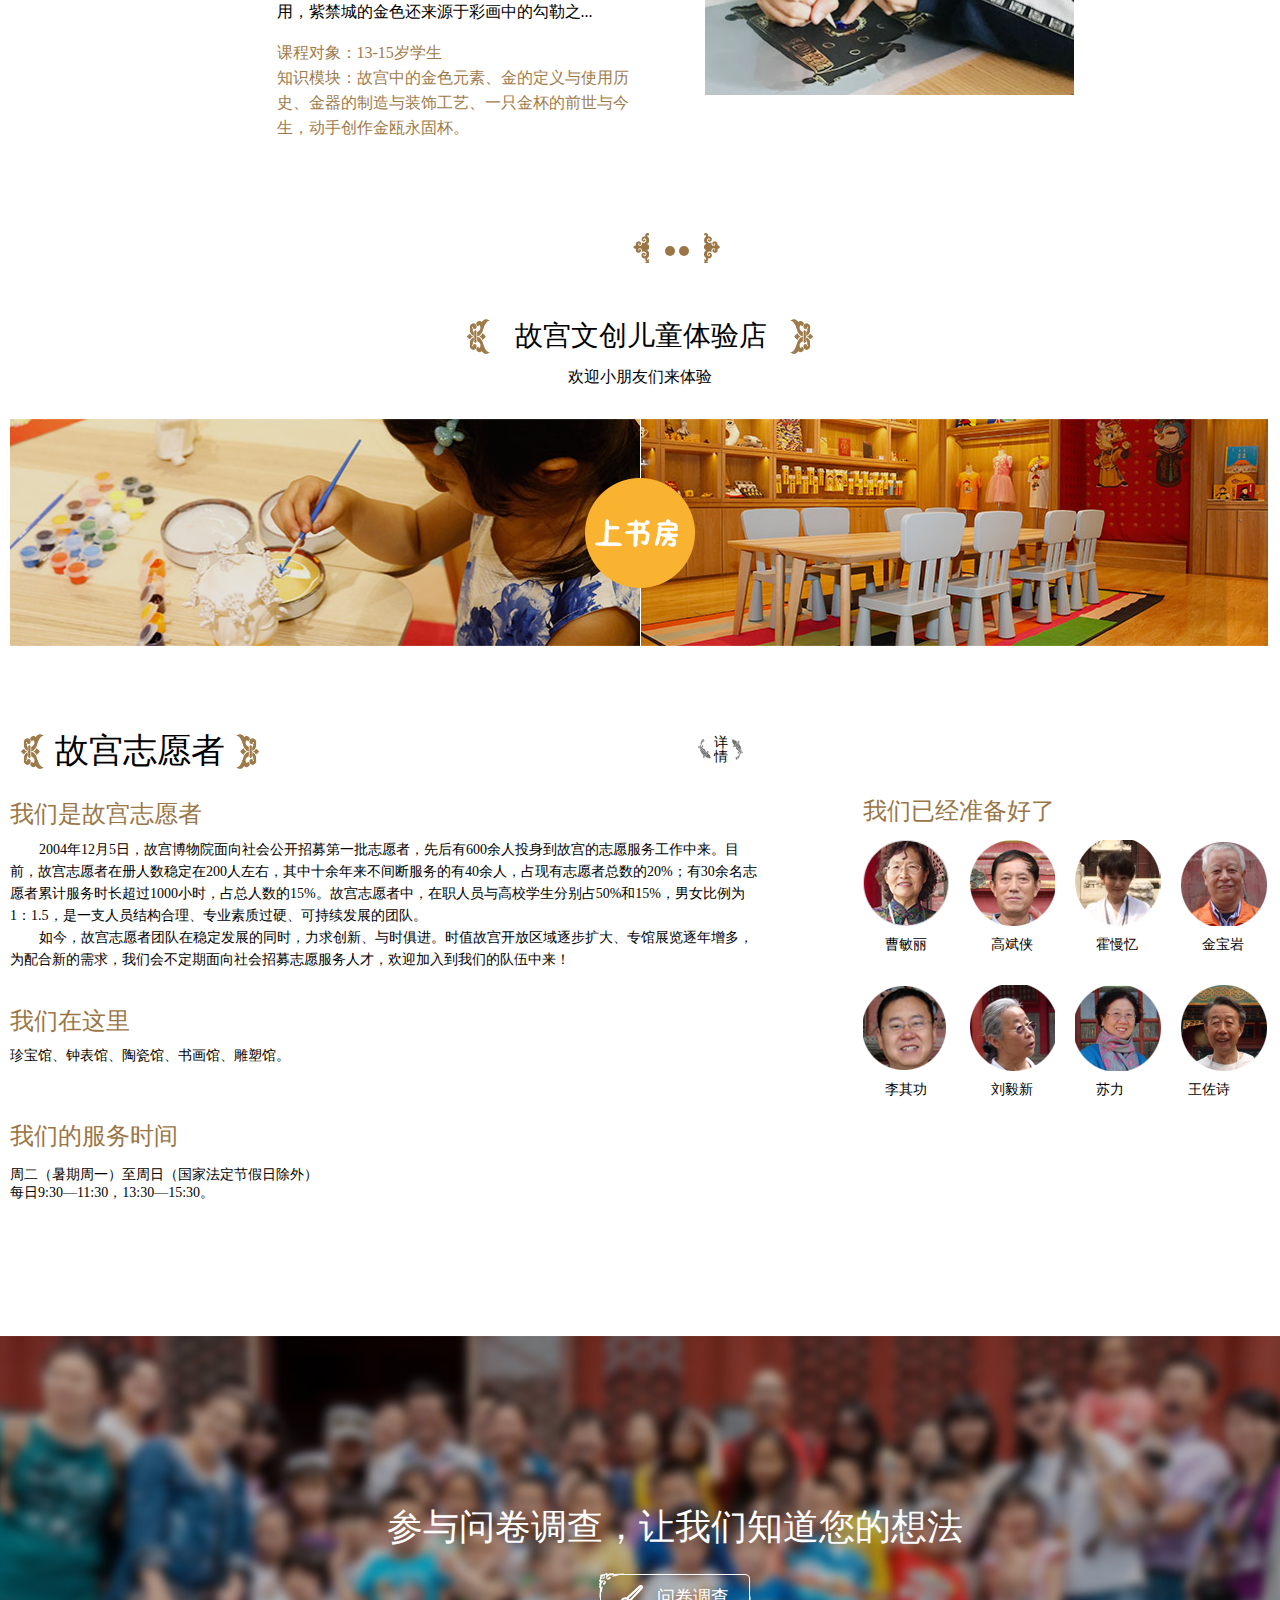
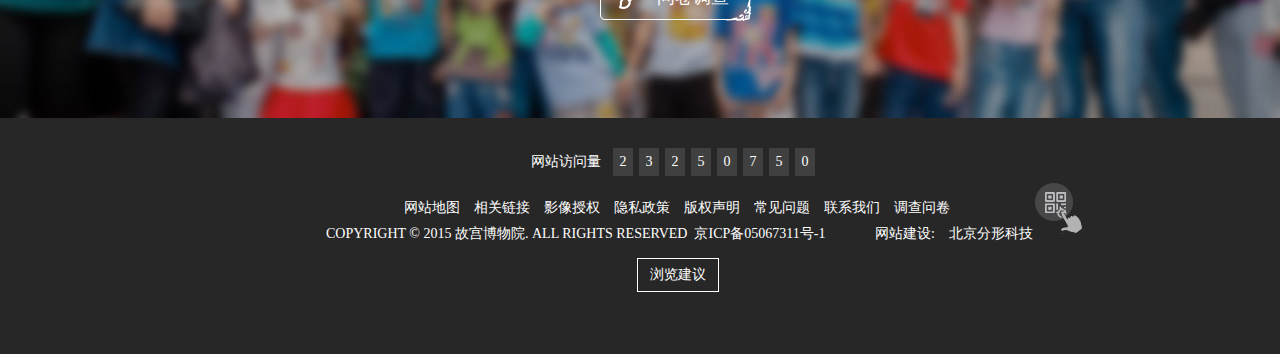
<file: eventPage/events.html>
<!DOCTYPE html>
<html lang="en">

<head>
    <meta charset="UTF-8">
    <meta name="viewport" content="width=device-width, initial-scale=1.0">
    <meta http-equiv="X-UA-Compatible" content="ie=edge">
    <title>教育 - 故宫博物馆</title>
    <link rel="stylesheet" href="css/events.css">
    <script src="js/jquery-1.12.4.js"></script>
    <script src="js/events.js"></script>
</head>

<body>
<!-- 顶部导航栏开始 -->
<div id="topNavHL">
    <div class="w">
        <div id="logoHL">
            <a href="javascript:void(0)">
                <img src="images/s5ae967bee5bd2.png" alt="故宫博物馆">
            </a>
        </div>
        <ul class="navHL">
            <li>
                <a href="javascript:void(0)">首页</a>
            </li>
            <li class="daolang">
                <a href="javascript:void(0)">导览</a>
            </li>
            <li class="zhanlang">
                <a href="javascript:void(0)">展览</a>
            </li>
            <li class="jiaoyu">
                <a href="javascript:void(0)">教育</a>
            </li>
            <li class="tansuo">
                <a href="javascript:void(0)">探索</a>
            </li>
            <li class="xueshu">
                <a href="javascript:void(0)">学术</a>
            </li>
            <li class="wenchuang">
                <a href="javascript:void(0)">文创</a>
            </li>
            <li class="guanyu">
                <a href="javascript:void(0)">关于</a>
            </li>
        </ul>

        <div id="loginHL">
            <ul class="clearfix">
                <li>
                    <a href="javascript:void(0)">
                        <span class="person"></span>
                        <i class="icon"></i>
                    </a>
                </li>
                <li></li>
                <li>
                    <a href="javascript:void(0)">
                        <span class="language"></span>
                        <i class="icon"></i>
                    </a>
                </li>
                <li></li>
                <li>
                    <a href="javascript:void(0)">
                        <span class="search"></span>
                        <i class="icon"></i>
                    </a>
                </li>
            </ul>
            <div class="hideNav">
                <a href="javascript:void(0)"></a>
            </div>
        </div>

    </div>
    <!-- 隐藏的导航栏开始 -->
    <div class="hideBar daolangHL">
        <div class="tri">
            <img src="images/arrow1.png" alt="">
        </div>
        <ul>
            <li>
                <a href="javascript:void(0)">开放时间</a>
            </li>
            <li></li>
            <li>
                <a href="javascript:void(0)">票务服务</a>
            </li>
            <li></li>
            <li>
                <a href="javascript:void(0)">交通路线</a>
            </li>
            <li></li>
            <li>
                <a href="javascript:void(0)">游览须知</a>
            </li>
            <li></li>
            <li>
                <a href="javascript:void(0)">全景故宫</a>
            </li>
        </ul>
    </div>
    <div class="hideBar zhanlangHL">
        <div class="tri">
            <img src="images/arrow1.png" alt="">
        </div>
        <ul>
            <li>
                <a href="javascript:void(0)">近期展览</a>
            </li>
            <li></li>
            <li>
                <a href="javascript:void(0)">专馆</a>
            </li>
            <li></li>
            <li>
                <a href="javascript:void(0)">原状陈列</a>
            </li>
            <li></li>
            <li>
                <a href="javascript:void(0)">赴外展览</a>
            </li>
        </ul>
    </div>
    <div class="hideBar jiaoyuHL">
        <div class="tri">
            <img src="images/arrow1.png" alt="">
        </div>
        <ul>
            <li>
                <a href="javascript:void(0)">教育新闻</a>
            </li>
            <li></li>
            <li>
                <a href="javascript:void(0)">故宫博物院教育中心</a>
            </li>
            <li></li>
            <li>
                <a href="javascript:void(0)">国际博协培训中心</a>
            </li>
            <li></li>
            <li>
                <a href="javascript:void(0)">故宫志愿者</a>
            </li>
        </ul>
    </div>
    <div class="hideBar tansuoHL">
        <div class="tri">
            <img src="images/arrow1.png" alt="">
        </div>
        <ul>
            <li>
                <a href="javascript:void(0)">建筑</a>
            </li>
            <li></li>
            <li>
                <a href="javascript:void(0)">藏品</a>
            </li>
            <li></li>
            <li>
                <a href="javascript:void(0)">古籍</a>
            </li>
            <li></li>
            <li>
                <a href="javascript:void(0)">宫廷历史</a>
            </li>
            <li></li>
            <li>
                <a href="javascript:void(0)">文物医院</a>
            </li>
            <li></li>
            <li>
                <a href="javascript:void(0)">文化专题</a>
            </li>
            <li></li>
            <li>
                <a href="javascript:void(0)">名画记</a>
            </li>
            <li></li>
            <li>
                <a href="javascript:void(0)">藏品总目</a>
            </li>
        </ul>
    </div>
    <div class="hideBar xueshuHL">
        <div class="tri">
            <img src="images/arrow1.png" alt="">
        </div>
        <ul>
            <li>
                <a href="javascript:void(0)">学术活动</a>
            </li>
            <li></li>
            <li>
                <a href="javascript:void(0)">专家名录</a>
            </li>
            <li></li>
            <li>
                <a href="javascript:void(0)">故宫研究院</a>
            </li>
            <li></li>
            <li>
                <a href="javascript:void(0)">故宫学院</a>
            </li>
            <li></li>
            <li>
                <a href="javascript:void(0)">其它学术机构</a>
            </li>
        </ul>
    </div>
    <div class="hideBar wenchuangHL">
        <div class="tri">
            <img src="images/arrow1.png" alt="">
        </div>
        <ul>
            <li>
                <a href="javascript:void(0)">故宫出版</a>
            </li>
            <li></li>
            <li>
                <a href="javascript:void(0)">文创产品</a>
            </li>
            <li></li>
            <li>
                <a href="javascript:void(0)">故宫壁纸</a>
            </li>
            <li></li>
            <li>
                <a href="javascript:void(0)">故宫APP</a>
            </li>
            <li></li>
            <li>
                <a href="javascript:void(0)">故宫游戏</a>
            </li>
        </ul>
    </div>
    <div class="hideBar guanyuHL">
        <div class="tri">
            <img src="images/arrow1.png" alt="">
        </div>
        <ul>
            <li>
                <a href="javascript:void(0)">故宫出版</a>
            </li>
            <li></li>
            <li>
                <a href="javascript:void(0)">文创产品</a>
            </li>
            <li></li>
            <li>
                <a href="javascript:void(0)">故宫壁纸</a>
            </li>
            <li></li>
            <li>
                <a href="javascript:void(0)">故宫APP</a>
            </li>
            <li></li>
            <li>
                <a href="javascript:void(0)">故宫游戏</a>
            </li>
        </ul>
    </div>
    <!-- 隐藏的导航栏结束 -->
</div>
<!-- 顶部导航栏结束 -->
<!-- banner部分开始 -->
<div id="bannerHL" class="pageWide clearfix">
    <div class="shadow">
        <img src="images/public-icon3.png" alt="" class="left">
        <span>教育新闻</span>
        <img src="images/public-icon4.png" alt="" class="right">
    </div>
</div>
<!-- banner部分结束 -->
<!-- 新闻版块开始 -->
<div id="newsHL" class="pageWide">
    <div class="w">
        <div class="news1">
            <a href="javascript:void(0)">
                <span class="date">06-28</span>
                <span class="des">张扬个性,传承文化--海定双榆...</span>
                <span class="photo"></span>
            </a>
        </div>
        <div class="news2">
            <a href="javascript:void(0)">
                <span class="date">06-15</span>
                <span class="des">相约半夏--故宫教育中心宜兴...</span>
                <span class="photo">
                        <!-- <img src="images/s5b447d90293bb_544_393_7_52.jpg" alt=""> -->
                    </span>
            </a>
        </div>
        <div class="news3">
            <a href="javascript:void(0)">
                <span class="date">06-14</span>
                <span class="des">远洋澳地--故宫教育活动再赴悉...</span>
                <span class="photo">
                        <!-- <img src="images/s5b44812e8fc33_726_524_7_47.jpg" alt=""> -->
                    </span>
            </a>
        </div>
        <div class="news4">
            <a href="javascript:void(0)">
                <span class="date">06-09</span>
                <span class="des">故宫宣教部开展三大主题活动迎接...</span>
                <span class="photo">
                        <!-- <img src="images/s5b44816e6dba6_728_525_7_61.jpg" alt=""> -->
                    </span>
            </a>
        </div>
        <p class="moreBtn">
            <a href="javascript:void(0)">更多教育新闻</a>
        </p>
    </div>
</div>
<!-- 新闻版块结束 -->
<!-- 教育中心版块开始 -->
<div id="eduCenterHL" class="w">
    <div class="title">
        <img src="images/public-icon3.png" alt="" class="left">
        <span>故宫博物院教育中心</span>
        <img src="images/public-icon4.png" alt="" class="right">
    </div>
    <div class="info">
        <p>
            故宫博物院教育中心位于故宫熙和门南北两侧，面积约800平方米。经过一年多的项目规划、工程改造和室内设计，目前教育中心改造工程已经完成，现包括综合性教学空间4个、开放型阅览空间2个，可同时容纳200余人，此外还配套有故宫志愿者工作站和志愿者阅览室，这将有利于志愿服务和教育服务的结合开展。</p>
        <p>故宫教育中心面向全社会正式开放。它将成为故宫博物院的教育平台和互动窗口，充分发挥各方面优势，举办针对各年龄段公众的文化课程和教育活动，举行讲座，举办培训，利用丰富的教育资源，让故宫教育惠及更多社会人群。</p>
        <div class="moreBtn">
            <a href="javascript:void(0)">查看详情</a>
        </div>
    </div>
</div>
<!-- 教育中心版块结束 -->
<!-- 这是轮播图上方的翻页按键 -->
<div class="pageBtnTopHL pageWide">
    <div class="btnLeft">
        <a href="javascript:void(0)"></a>
    </div>
    <div class="circle1"></div>
    <div class="circle2"></div>
    <div class="btnRight">
        <a href="javascript:void(0)"></a>
    </div>
</div>
<!-- 轮播图版块开始 -->
<div id="lunbotuWindowHL">
    <div id="lunbotuHL">
        <div class="lunbotu1">
            <div class="mainContent">
                <div class="row1 clearfix">
                    <div class="photo">
                        <a href="javascript:void(0)"></a>
                    </div>
                    <div class="content">
                        <a href="javascript:void(0)">
                            <i>佳果呈祥</i>
                            <span>我们喜欢花朵，更期待果实。粉嘟嘟的桃子、金灿灿的佛手、红宝石似的石榴、绿油油的葫芦、紫水晶般的葡萄，还有那红通通的柿子……这些果实色彩缤纷、清香诱人，可供观赏、品尝，有些还可入药。更有趣的是，我们的祖先还赋予了这些果实丰富...</span>
                        </a>
                        <span class="info">
                                课程对象：7-9岁学生
                                <br> 知识模块：“果实”背后的吉祥寓意，与佳果相关的藏品，绘制佳果图案，制作葫芦挂瓶。
                            </span>
                    </div>
                </div>
                <div class="row2 clearfix">
                    <div class="content">
                        <a href="javascript:void(0)">
                            <i>数九消寒</i>
                            <span>“一九二九不出手，三九四九冰上走……”这首民间流传已久的“九九歌”相信大家都很熟悉。在中国，很早就有“数九寒冬”的说法，每年冬至节气这一天，白昼最短，黑夜最长，这天之后便将迎来一年中最冷的日子。古时人们的御寒能力非常有限,...</span>
                        </a>
                        <span class="info">
                                课程对象：10至12岁学生
                                <br> 知识模块：冬至的起源，消寒图的由来，消寒图的样式，手工绘制消寒图。
                            </span>
                    </div>
                    <div class="photo">
                        <a href="javascript:void(0)"></a>
                    </div>
                </div>
                <div class="row3 clearfix">
                    <div class="photo">
                        <a href="javascript:void(0)"></a>
                    </div>
                    <div class="content">
                        <a href="javascript:void(0)">
                            <i>一窗一世界——故宫里的窗</i>
                            <span>朋友们，当你们走进故宫时，会被蜿蜒流淌的内金水河所吸引，会被雄伟壮观的三大殿所震撼，会为精美绝伦的文物展品而驻足，会在精巧古雅的御花园里赞叹古人营造技艺的精湛。但是或许您从来没有注意过故宫里的窗。...</span>
                        </a>
                        <span class="info">
                                课程对象：13-15岁学生
                                <br> 知识模块：窗的出现与发展，窗的种类与功能，窗棂的主要图案与寓意，手工制作窗棂台灯。
                            </span>
                    </div>
                </div>
                <div class="row4 clearfix">
                    <div class="content">
                        <a href="javascript:void(0)">
                            <i>最好的“皇”金</i>
                            <span>进入故宫，你会发现这是一个色彩缤纷的世界。琉璃瓦的黄色、宫墙的红色和建筑装饰的蓝色绿色……它们共同构成了紫禁城绚丽的色彩。在这些颜色中，最夺目的便是那一抹耀眼的金色。除了屋顶大面积的应用，紫禁城的金色还来源于彩画中的勾勒之...</span>
                        </a>
                        <span class="info">
                                课程对象：13-15岁学生
                                <br> 知识模块：故宫中的金色元素、金的定义与使用历史、金器的制造与装饰工艺、一只金杯的前世与今生，动手创作金瓯永固杯。
                            </span>
                    </div>
                    <div class="photo">
                        <a href="javascript:void(0)"></a>
                    </div>
                </div>
            </div>
            <!--飘动的图片开始  -->
            <div class="vase"></div>
            <div class="circleRight1">
                <img src="images/hd1img11.png" alt="">
            </div>
            <div class="pencils">
                <img src="images/s5a7ab3730eea1.png" alt="">
            </div>
            <div class="circleLeft">
                <img src="images/hd1img12.png" alt="">
            </div>
            <div class="box"></div>
            <div class="circleRight2">
                <img src="images/hd1img13.png" alt="">
            </div>
            <div class="ding"></div>
            <!-- 飘动的图片结束 -->
        </div>
        <!-- 这里添加轮播图2 -->
        <div class="lunbotu2">
            <div class="mainContent">
                <div class="row1 clearfix">
                    <div class="photo">
                        <a href="javascript:void(0)"></a>
                    </div>
                    <div class="content">
                        <a href="javascript:void(0)">
                            <i>朝珠DIY</i>
                            <span>这是一张清朝皇帝的朝服像。不知大家有没有注意到皇帝脖子上戴的那串珠子？你知道这串珠子叫什么吗？它是项链吗？是佛珠吗？都不是，它叫朝珠。朝珠是清代帝后大臣在穿朝服时所佩戴的珠串，是体现清代冠服制度的一份重要元素。一串朝珠有多...</span>
                        </a>
                        <span class="info">
                                课程对象：5至10岁
                                <br> 知识模块：朝珠内涵、佩戴讲究、朝珠制作。
                            </span>
                    </div>
                </div>
                <div class="row2 clearfix">
                    <div class="content">
                        <a href="javascript:void(0)">
                            <i>“巧刻乾隆印，玩转橡皮章”</i>
                            <span>你收藏过什么宝贝吗？你知道历代皇家收藏都有什么奇珍异宝吗？当你在欣赏一件艺术品的时候，你又怎么判断这件作品是被谁收入囊中呢？中国历史上，晋唐以来的统治者们将书法和绘画视为重要的皇家收藏艺术品，并且以...</span>
                        </a>
                        <span class="info">
                                课程对象：12岁以上学生及成人
                                <br> 知识模块：学习印章的定义、结构、分类、历史， 收藏的历史，收藏印的定义，《石渠宝笈》与 “乾隆五玺”相关知识。动手刻制橡皮章。
                            </span>
                    </div>
                    <div class="photo">
                        <a href="javascript:void(0)"></a>
                    </div>
                </div>
                <div class="row3 clearfix">
                    <div class="photo">
                        <a href="javascript:void(0)"></a>
                    </div>
                    <div class="content">
                        <a href="javascript:void(0)">
                            <i>宫廷里的遂心“如意”</i>
                            <span>“爆竹声声除旧岁，平安如意贺新年”。每逢迎新，“如意”一词总是亲朋好友们相互拜会使用最为频繁的祝福用语。人们赋予“如意”一词美好的吉祥寓意，同时，也赋予“如意”美丽的形象。...</span>
                        </a>
                        <span class="info">
                                课程对象：5至10岁
                                <br> 知识模块：朝珠内涵、佩戴讲究、朝珠制作。
                            </span>
                    </div>
                </div>
                <div class="row4 clearfix">
                    <div class="content">
                        <a href="javascript:void(0)">
                            <i>“八旗娃娃放肆萌”布艺人偶DIY</i>
                            <span>摊开一张北京地图，有没有一些“奇怪”的地名吸引你？很多名字貌似都带了点神秘的色彩，比如，火器营，正白旗，牛碌坟，红旗村，等等。这些地名到底是什么意思？ 其实，他们都与清朝的八旗制度有着紧密的关系。...</span>
                        </a>
                        <span class="info">
                                课程对象：8-12岁学生
                                <br> 知识模块：八旗制度的内容， 八旗制度的起源、发展 与方位规则，京师八旗的驻防方位与编制。
                            </span>
                    </div>
                    <div class="photo">
                        <a href="javascript:void(0)"></a>
                    </div>
                </div>
            </div>
            <!--飘动的图片开始  -->
            <div class="vase"></div>
            <div class="circleRight1">
                <img src="images/hd1img11.png" alt="">
            </div>
            <div class="pencils">
                <img src="images/s5a7ab3730eea1.png" alt="">
            </div>
            <div class="circleLeft">
                <img src="images/hd1img12.png" alt="">
            </div>
            <div class="box"></div>
            <div class="circleRight2">
                <img src="images/hd1img13.png" alt="">
            </div>
            <div class="ding"></div>
            <!-- 飘动的图片结束 -->
        </div>
        <!-- 轮播图2结束 -->
        <!-- 把轮播图1复制在这里 -->
        <div class="lunbotu3">
            <div class="mainContent">
                <div class="row1 clearfix">
                    <div class="photo">
                        <a href="javascript:void(0)"></a>
                    </div>
                    <div class="content">
                        <a href="javascript:void(0)">
                            <i>佳果呈祥</i>
                            <span>我们喜欢花朵，更期待果实。粉嘟嘟的桃子、金灿灿的佛手、红宝石似的石榴、绿油油的葫芦、紫水晶般的葡萄，还有那红通通的柿子……这些果实色彩缤纷、清香诱人，可供观赏、品尝，有些还可入药。更有趣的是，我们的祖先还赋予了这些果实丰富...</span>
                        </a>
                        <span class="info">
                                课程对象：7-9岁学生
                                <br> 知识模块：“果实”背后的吉祥寓意，与佳果相关的藏品，绘制佳果图案，制作葫芦挂瓶。
                            </span>
                    </div>
                </div>
                <div class="row2 clearfix">
                    <div class="content">
                        <a href="javascript:void(0)">
                            <i>数九消寒</i>
                            <span>“一九二九不出手，三九四九冰上走……”这首民间流传已久的“九九歌”相信大家都很熟悉。在中国，很早就有“数九寒冬”的说法，每年冬至节气这一天，白昼最短，黑夜最长，这天之后便将迎来一年中最冷的日子。古时人们的御寒能力非常有限,...</span>
                        </a>
                        <span class="info">
                                课程对象：10至12岁学生
                                <br> 知识模块：冬至的起源，消寒图的由来，消寒图的样式，手工绘制消寒图。
                            </span>
                    </div>
                    <div class="photo">
                        <a href="javascript:void(0)"></a>
                    </div>
                </div>
                <div class="row3 clearfix">
                    <div class="photo">
                        <a href="javascript:void(0)"></a>
                    </div>
                    <div class="content">
                        <a href="javascript:void(0)">
                            <i>一窗一世界——故宫里的窗</i>
                            <span>朋友们，当你们走进故宫时，会被蜿蜒流淌的内金水河所吸引，会被雄伟壮观的三大殿所震撼，会为精美绝伦的文物展品而驻足，会在精巧古雅的御花园里赞叹古人营造技艺的精湛。但是或许您从来没有注意过故宫里的窗。...</span>
                        </a>
                        <span class="info">
                                课程对象：13-15岁学生
                                <br> 知识模块：窗的出现与发展，窗的种类与功能，窗棂的主要图案与寓意，手工制作窗棂台灯。
                            </span>
                    </div>
                </div>
                <div class="row4 clearfix">
                    <div class="content">
                        <a href="javascript:void(0)">
                            <i>最好的“皇”金</i>
                            <span>进入故宫，你会发现这是一个色彩缤纷的世界。琉璃瓦的黄色、宫墙的红色和建筑装饰的蓝色绿色……它们共同构成了紫禁城绚丽的色彩。在这些颜色中，最夺目的便是那一抹耀眼的金色。除了屋顶大面积的应用，紫禁城的金色还来源于彩画中的勾勒之...</span>
                        </a>
                        <span class="info">
                                课程对象：13-15岁学生
                                <br> 知识模块：故宫中的金色元素、金的定义与使用历史、金器的制造与装饰工艺、一只金杯的前世与今生，动手创作金瓯永固杯。
                            </span>
                    </div>
                    <div class="photo">
                        <a href="javascript:void(0)"></a>
                    </div>
                </div>
            </div>
            <!--飘动的图片开始  -->
            <div class="vase"></div>
            <div class="circleRight1">
                <img src="images/hd1img11.png" alt="">
            </div>
            <div class="pencils">
                <img src="images/s5a7ab3730eea1.png" alt="">
            </div>
            <div class="circleLeft">
                <img src="images/hd1img12.png" alt="">
            </div>
            <div class="box"></div>
            <div class="circleRight2">
                <img src="images/hd1img13.png" alt="">
            </div>
            <div class="ding"></div>
            <!-- 飘动的图片结束 -->
        </div>
        <!-- 复制轮播图1结束 -->
    </div>
</div>
<!-- 轮播图版块结束 -->
<!-- 这是轮播图下方的翻页按键 -->
<div class="pageBtnBottomHL pageWide">
    <div class="btnLeft">
        <a href="javascript:void(0)"></a>
    </div>
    <div class="circle1"></div>
    <div class="circle2"></div>
    <div class="btnRight">
        <a href="javascript:void(0)"></a>
    </div>
</div>
<!--儿童体验店版块开始 -->
<div id="kidStoreHL" class="w">
    <div class="title">
        <img src="images/public-icon3.png" alt="" class="left">
        <span>故宫文创儿童体验店</span>
        <img src="images/public-icon4.png" alt="" class="right">
    </div>
    <p>欢迎小朋友们来体验</p>
    <div class="picLeft">
        <img src="images/s59029fe545960.jpg" alt="">
    </div>
    <div class="picRight">
        <img src="images/s59029ff98ed26.jpg" alt="">
    </div>
    <div class="circle">
        <a href="javascript:void(0)">
            <img src="images/s59029ff98e717.png" alt="">
        </a>
    </div>
    <div class="girlPic">
        <img src="images/s59029fd5b1a7a.png">
    </div>
</div>
<!--儿童体验店版块结束  -->
<!--志愿者板块开始  -->
<div id="volunteerHL" class="w">
    <div class="serviceInfo">
        <div class="title clearfix">
            <img src="images/public-icon3.png" alt="" class="left">
            <span>故宫志愿者</span>
            <img src="images/public-icon4.png" alt="" class="right">
        </div>
        <div class="moreBtn">详<br>情
            <a href="javascript:void(0)"></a>
        </div>
        <h2 class="header1">我们是故宫志愿者</h2>
        <p class="intro1">
            2004年12月5日，故宫博物院面向社会公开招募第一批志愿者，先后有600余人投身到故宫的志愿服务工作中来。目前，故宫志愿者在册人数稳定在200人左右，其中十余年来不间断服务的有40余人，占现有志愿者总数的20%；有30余名志愿者累计服务时长超过1000小时，占总人数的15%。故宫志愿者中，在职人员与高校学生分别占50%和15%，男女比例为1：1.5，是一支人员结构合理、专业素质过硬、可持续发展的团队。</p>
        <p class="intro2">
            如今，故宫志愿者团队在稳定发展的同时，力求创新、与时俱进。时值故宫开放区域逐步扩大、专馆展览逐年增多，为配合新的需求，我们会不定期面向社会招募志愿服务人才，欢迎加入到我们的队伍中来！</p>
        <h2 class="header2">我们在这里</h2>
        <p class="places">珍宝馆、钟表馆、陶瓷馆、书画馆、雕塑馆。</p>
        <h2 class="header3">我们的服务时间</h2>
        <p class="time1">周二（暑期周一）至周日（国家法定节假日除外）</p>
        <p class="time2">每日9:30—11:30，13:30—15:30。</p>
    </div>

    <div class="person">
        <h2 class="header1">我们已经准备好了</h2>
        <div class="personList1 clearfix">
            <a href="javascript:void(0)">
                <img src="images/s5903063b0095d.png" alt="">
            </a>
            <a href="javascript:void(0)">
                <img src="images/s590402f2d2f6b.png" alt="">
            </a>
            <a href="javascript:void(0)">
                <img src="images/s5904089dabd14.png" alt="">
            </a>
            <a href="javascript:void(0)">
                <img src="images/s590409bca7cb3.png" alt="">
            </a>
        </div>
        <p class="nameRow1">
            <span>曹敏丽</span>
            <span>高斌侠</span>
            <span>霍慢忆</span>
            <span>金宝岩</span>
        </p>

        <div class="personList2 clearfix">
            <a href="javascript:void(0)">
                <img src="images/s590409e020594.png" alt="">
            </a>
            <a href="javascript:void(0)">
                <img src="images/s59040a404b651.png" alt="">
            </a>
            <a href="javascript:void(0)">
                <img src="images/s59040a849eb94.png" alt="">
            </a>
            <a href="javascript:void(0)">
                <img src="images/s59040ac6b3476.png" alt="">
            </a>
        </div>
        <p class="nameRow2">
            <span>李其功</span>
            <span>刘毅新</span>
            <span>苏力</span>
            <span>王佐诗</span>
        </p>
    </div>
</div>
<!-- 志愿者板块结束 -->
<!-- 底部banner板块开始 -->
<div id="bannerBottomHL" class="pageWide">参与问卷调查，让我们知道您的想法
    <div class="button">
        <a href="javascript:void(0)">问卷调查</a>
    </div>
</div>
<!-- 底部banner板块结束 -->
<!-- footer板块开始 -->
<div id="footer" class="pageWide">
    <div class="stats">
        <div class="total">网站访问量</div>
        <ul>
            <li>2</li>
            <li>3</li>
            <li>2</li>
            <li>5</li>
            <li>0</li>
            <li>7</li>
            <li>5</li>
            <li>0</li>
        </ul>
    </div>
    <div class="webInfo clearfix">
        <ul>
            <li>
                <a href="javascript:void(0)">网站地图</a>
            </li>
            <li>
                <a href="javascript:void(0)">相关链接</a>
            </li>
            <li>
                <a href="javascript:void(0)">影像授权</a>
            </li>
            <li>
                <a href="javascript:void(0)">隐私政策</a>
            </li>
            <li>
                <a href="javascript:void(0)">版权声明</a>
            </li>
            <li>
                <a href="javascript:void(0)">常见问题 </a>
            </li>
            <li>
                <a href="javascript:void(0)">联系我们</a>
            </li>
            <li>
                <a href="javascript:void(0)">调查问卷 </a>
            </li>
        </ul>
    </div>
    <div class="icp">
        <p>COPYRIGHT © 2015 故宫博物院. ALL RIGHTS RESERVED &nbsp京ICP备05067311号-1</p>
        <div class="webDev">
            <a href="javascript:void(0)">网站建设:</a>
            &nbsp&nbsp
            <a href="javascript:void(0)">北京分形科技</a>
        </div>
    </div>
    <div class="suggestion">
        <a href="javascript:void(0)">浏览建议</a>
    </div>
    <div class="qrCode">
        <a href="javascript:void(0)"></a>
        <a class="hand" href="javascript:void(0)"></a>
    </div>
    <div class="qrCodeImg">
        <img src="images/s5951d5fde520f.jpg">
    </div>
</div>
<!-- footer板块结束 -->


</body>

</html>
</file>
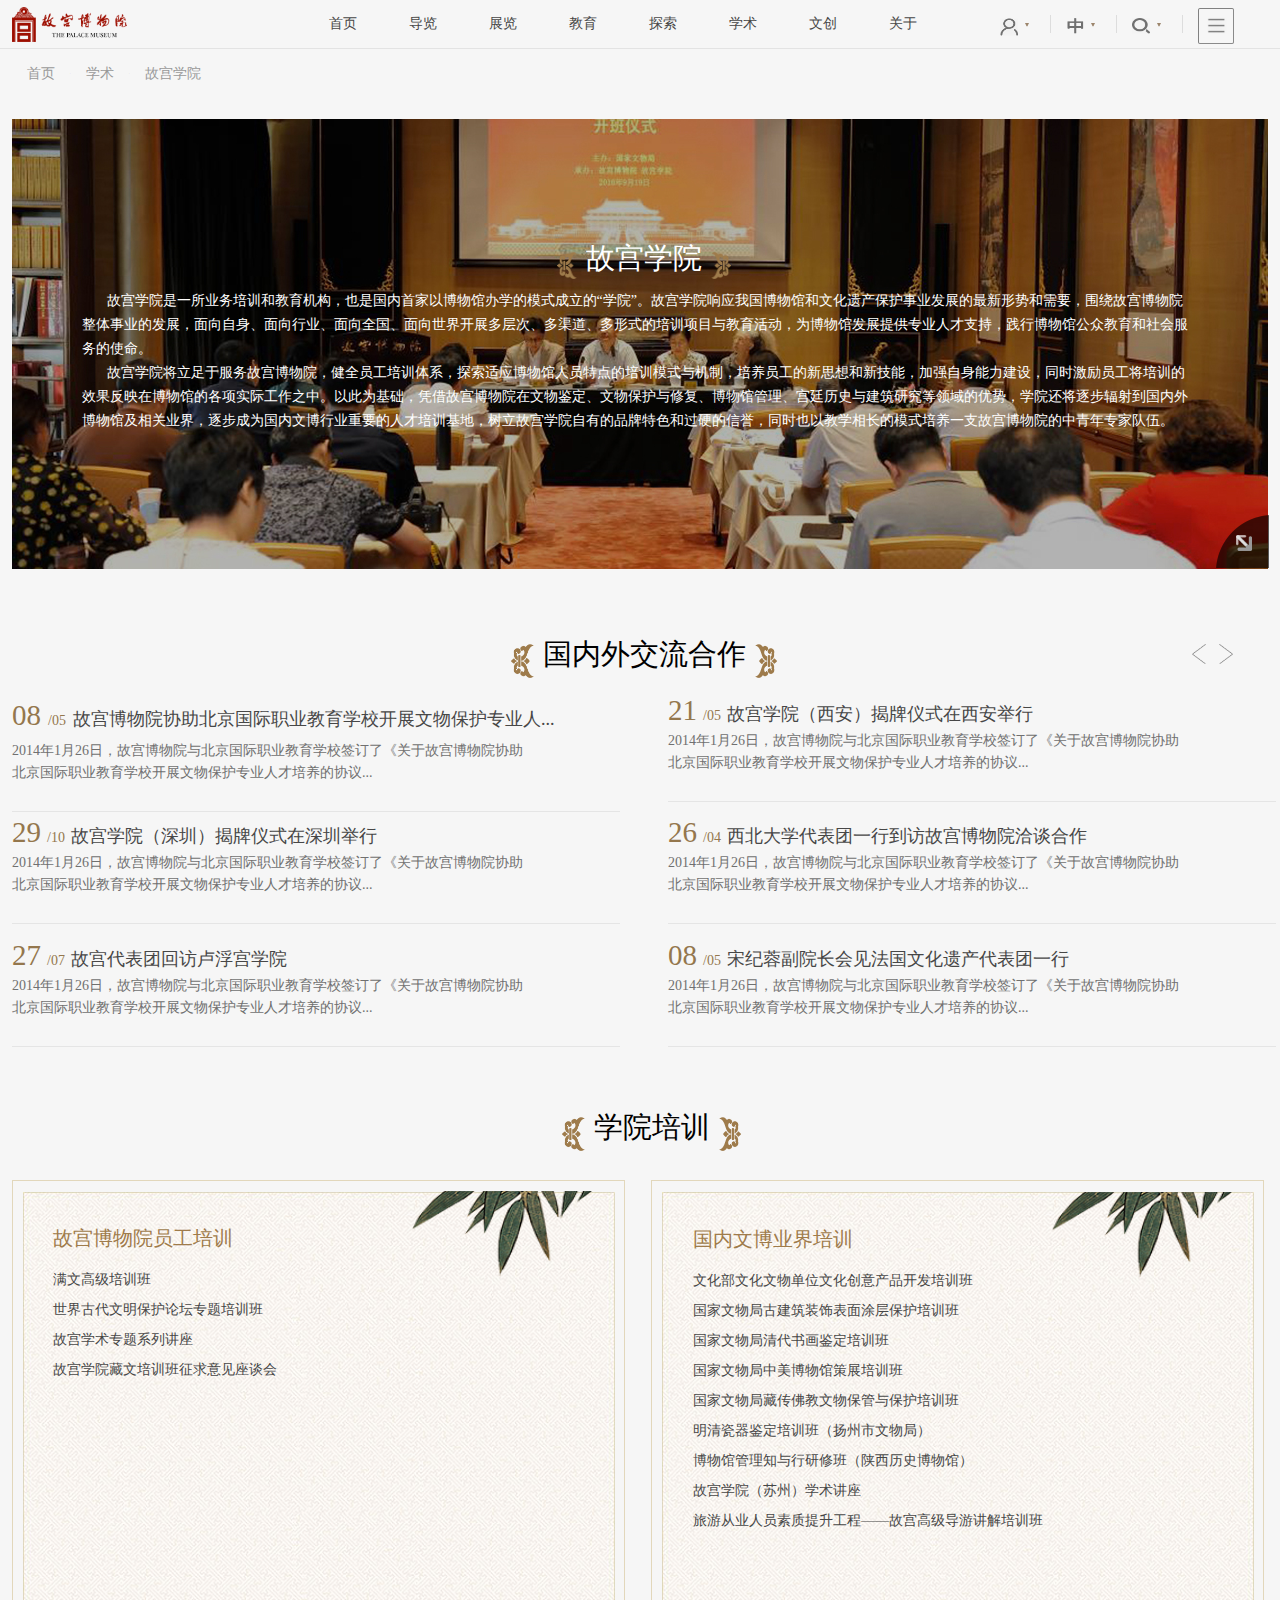
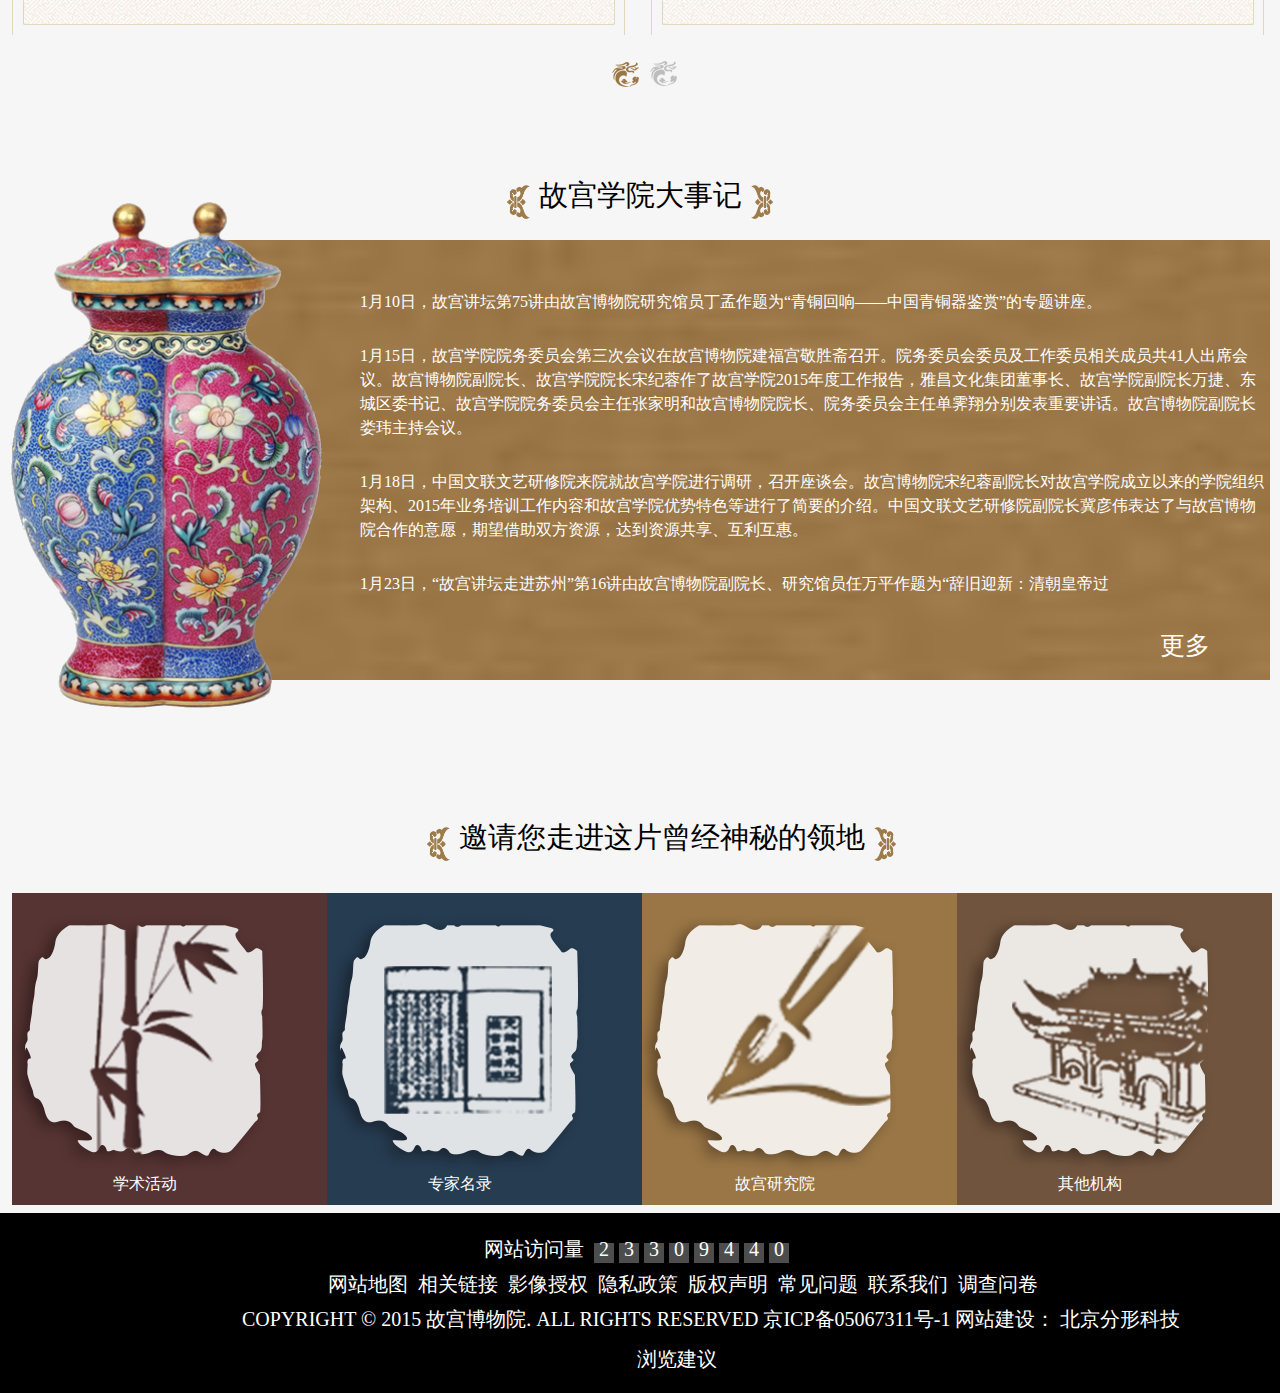
<file: platformPage/platform.html>
<!DOCTYPE html>
<html>
<head lang="en">
    <meta charset="UTF-8">
    <title></title>
    <link rel="stylesheet" type="text/css" href="./css/platform.css">
    <script src="js/jquery-1.12.4.js"></script>
    <script src="js/platform.js"></script>

</head>
<body>
<div class="top">
    <div class="inner w">
        <div class="header">
            <div class="logo">
                <a href="#"> <img src="images/picture/s5ae967bee5bd2.png" alt=""/></a>
            </div>
            <ul id="ul1">
                <li>
                    <a href="#">首页</a>

                </li>
                <li>
                    <a href="#">导览</a>
                    <!--<ul id="ula">-->
                    <!--<li>开放时间</li>-->
                    <!--<li><img src="l11.png" alt=""/></li>-->
                    <!--<li>票务服务</li>-->
                    <!--<li><img src="l11.png" alt=""/></li>-->
                    <!--<li>交通路线</li>-->
                    <!--<li><img src="l11.png" alt=""/></li>-->
                    <!--<li>游览须知</li>-->
                    <!--<li><img src="l11.png" alt=""/></li>-->
                    <!--<li>全景故宫</li>-->
                    <!--<li><img src="l11.png" alt=""/></li>-->
                    <!--</ul>-->
                </li>
                <li><a href="#">展览</a></li>
                <li><a href="#">教育</a></li>
                <li><a href="#">探索</a></li>
                <li><a href="#">学术</a></li>
                <li><a href="#">文创</a></li>
                <li><a href="#">关于</a></li>
            </ul>
            <ul id="ul2">
                <li id="li0"><a href="#"><i id="img0"></i><span></span></a></li>
                <li class="line"></li>
                <li id="li1"><a href="#"><i id="img1"></i><span></span></a></li>
                <li class="line"></li>
                <li id="li2"><a href="#"><i id="img2"></i><span></span></a></li>
                <li class="line"></li>
                <li id="li3"><a href="#"><i id="img3"></i></a></li>
            </ul>
        </div>

    </div>
    <div class="line1"></div>
</div>
<div id="pict">
    <div class="main">
        <div class="content w">
            <ul class=" navigation">
                <li class="name"><a href="#">首页</a></li>
                <li class="pic">》</li>
                <li class="name"><a href="#">学术</a></li>
                <li class="pic">》</li>
                <li class="name"><a href="#">故宫学院</a></li>
            </ul>
            <div class="abstract">
                <div id="ggxy1" class="dianji">
                    <div class="title" class="yy">
                        <img src="images/picture/public-icon3.png" alt=""/>&nbsp;&nbsp;
                        <i>故宫学院</i>&nbsp;&nbsp;
                        <img src="images/picture/public-icon4.png" alt=""/>
                    </div>
                    <div class="neirong">&nbsp;&nbsp;&nbsp;&nbsp;&nbsp;&nbsp;&nbsp;故宫学院是一所业务培训和教育机构，也是国内首家以博物馆办学的模式成立的“学院”。故宫学院响应我国博物馆和文化遗产保护事业发展的最新形势和需要，围绕故宫博物院整体事业的发展，面向自身、面向行业、面向全国、面向世界开展多层次、多渠道、多形式的培训项目与教育活动，为博物馆发展提供专业人才支持，践行博物馆公众教育和社会服务的使命。<br/>&nbsp;&nbsp;&nbsp;&nbsp;&nbsp;&nbsp;&nbsp;故宫学院将立足于服务故宫博物院，健全员工培训体系，探索适应博物馆人员特点的培训模式与机制，培养员工的新思想和新技能，加强自身能力建设，同时激励员工将培训的效果反映在博物馆的各项实际工作之中。以此为基础，凭借故宫博物院在文物鉴定、文物保护与修复、博物馆管理、宫廷历史与建筑研究等领域的优势，学院还将逐步辐射到国内外博物馆及相关业界，逐步成为国内文博行业重要的人才培训基地，树立故宫学院自有的品牌特色和过硬的信誉，同时也以教学相长的模式培养一支故宫博物院的中青年专家队伍。
                    </div>
                </div>
                <div class="dianji" id="ggxy2">&nbsp;&nbsp;&nbsp;&nbsp;&nbsp;&nbsp;&nbsp;故宫学院是一所业务培训和教育机构，也是国内首家以博物馆办学的模式成立的“学院”。故宫学院响应我国博物馆和文化遗产保护事业发展的最新形势和需要，围绕故宫博物院整体事业的发展，面向自身、面向行业、面向全国、面向世界开展多层次、多渠道、多形式的培训项目与教育活动，为博物馆发展提供专业人才支持，践行博物馆公众教育和社会服务的使命。
                    <br/>&nbsp;&nbsp;&nbsp;&nbsp;&nbsp;&nbsp;&nbsp;故宫学院将立足于服务故宫博物院，健全员工培训体系，探索适应博物馆人员特点的培训模式与机制，培养员工的新思想和新技能，加强自身能力建设，同时激励员工将培训的效果反映在博物馆的各项实际工作之中。以此为基础，凭借故宫博物院在文物鉴定、文物保护与修复、博物馆管理、宫廷历史与建筑研究等领域的优势，学院还将逐步辐射到国内外博物馆及相关业界，逐步成为国内文博行业重要的人才培训基地，树立故宫学院自有的品牌特色和过硬的信誉，同时也以教学相长的模式培养一支故宫博物院的中青年专家队伍。
                    <br/>&nbsp;&nbsp;&nbsp;&nbsp;&nbsp;&nbsp;&nbsp;故宫学院的业务主要分为四个板块，分别是故宫博物院院内员工培训、国内博物馆界及相关业界培训、公众教育和国际培训。领域涉及宫廷历史文化、文物鉴定、文物修复与保护、古建筑保护、博物馆实务等；兼顾知识与技能、理论与实践。以文物鉴定为例，更确切地说应该是“文物鉴赏”，将着重于梳理阐释文物的历史、艺术及科学价值，引导听众关注文物背后的历史文化和文明演进。学院的师资将以故宫博物院研究人员和具有资深实践经验的人员为基础，并广泛吸纳国内外专家力量。
                </div>

                <div class="switch"><img src="images/images/collection1-icon2.png" alt="" id="ggxy01"/></div>
                <div class="switch"><img src="images/images/collection1-icon3.png" alt="" id="ggxy11"/></div>
            </div>
        </div>
    </div>
    <div class="main1">
        <div class="cooperation w">
            <div id="title1" class="yy">
                <img src="images/picture/public-icon3.png" alt=""/>&nbsp;&nbsp;
                <i>国内外交流合作</i>&nbsp;&nbsp;
                <img src="images/picture/public-icon4.png" alt=""/>
            </div>
            <div class="btn">
                <img src="images/images/home_block4_prev1440.png" alt="" id="btn1"/>
                <img src="images/images/home_block4_next1440.png" alt="" id="btn2"/>
            </div>
            <div id="wao" class="lala">
                <div id="first">
                    <div class="neirong">
                        <i>08</i>&nbsp;&nbsp;<em>/05</em>&nbsp;&nbsp;<a href="#"><p> 故宫博物院协助北京国际职业教育学校开展文物保护专业人...</p>
                    </a><br/><span>2014年1月26日，故宫博物院与北京国际职业教育学校签订了《关于故宫博物院协助</br>北京国际职业教育学校开展文物保护专业人才培养的协议...</span>
                    </div>
                    <div class="line"></div>
                </div>
                <div id="second">
                    <div class="neirong">
                        <i>29</i>&nbsp;&nbsp;<em>/10</em>&nbsp;&nbsp;<a href="#"><p> 故宫学院（深圳）揭牌仪式在深圳举行</p>
                    </a><br/><span>2014年1月26日，故宫博物院与北京国际职业教育学校签订了《关于故宫博物院协助</br>北京国际职业教育学校开展文物保护专业人才培养的协议...</span>
                    </div>
                    <div class="line"></div>
                </div>
                <div id="third">
                    <div class="neirong">
                        <i>27</i>&nbsp;&nbsp;<em>/07</em>&nbsp;&nbsp;<a href="#"><p> 故宫代表团回访卢浮宫学院</p></a><br/><span>2014年1月26日，故宫博物院与北京国际职业教育学校签订了《关于故宫博物院协助</br>
                        北京国际职业教育学校开展文物保护专业人才培养的协议...</span>
                    </div>
                    <div class="line"></div>
                </div>
                <div id="four">
                    <div class="neirong">
                        <i>21</i>&nbsp;&nbsp;<em>/05</em>&nbsp;&nbsp;<a href="#"><p> 故宫学院（西安）揭牌仪式在西安举行</p>
                    </a><br/><span>2014年1月26日，故宫博物院与北京国际职业教育学校签订了《关于故宫博物院协助</br>北京国际职业教育学校开展文物保护专业人才培养的协议...</span>
                    </div>
                    <div class="line"></div>
                </div>
                <div id="five">
                    <div class="neirong">
                        <i>26</i>&nbsp;&nbsp;<em>/04</em>&nbsp;&nbsp;<a href="#"><p> 西北大学代表团一行到访故宫博物院洽谈合作</p>
                    </a><br/><span>2014年1月26日，故宫博物院与北京国际职业教育学校签订了《关于故宫博物院协助</br>北京国际职业教育学校开展文物保护专业人才培养的协议...</span>
                    </div>
                    <div class="line"></div>
                </div>
                <div id="six">
                    <div class="neirong">
                        <i>08</i>&nbsp;&nbsp;<em>/05</em>&nbsp;&nbsp;<a href="#"><p> 宋纪蓉副院长会见法国文化遗产代表团一行</p>
                    </a><br/><span>2014年1月26日，故宫博物院与北京国际职业教育学校签订了《关于故宫博物院协助</br>北京国际职业教育学校开展文物保护专业人才培养的协议...</span>
                    </div>
                    <div class="line"></div>
                </div>
            </div>
            <div id="wao1" class="lala">
                <div id="first1">
                    <div class="neirong">
                        <i>21</i>&nbsp;&nbsp;<em>/05</em>&nbsp;&nbsp;<a href="#"><p> 故宫学院（西安）揭牌仪式在西安举行</p>
                    </a><br/><span>5月21日，故宫博物院与西北大学联合成立 “故宫学院（西<br/>安）”签约揭牌仪式在西北大学长安校区举行。故宫博物院院长单霁翔与陕西省人民...</span>
                    </div>
                    <div class="line"></div>
                </div>
                <div id="second1">
                    <div class="neirong">
                        <i>26</i>&nbsp;&nbsp;<em>/04</em>&nbsp;&nbsp;<a href="#"><p> 西北大学代表团一行到访故宫博物院洽谈合作</p>
                    </a><br/><span>4月26日上午，陕西省委高等教育工作委员会书记李仲为、西北大<br/>学校长郭立宏等一行7人到访故宫博物院，故宫博物院单霁翔院长、宋<br/>纪蓉副院...</span>
                    </div>
                    <div class="line"></div>
                </div>
                <div id="third1">
                    <div class="neirong">
                        <i>25</i>&nbsp;&nbsp;<em>/04</em>&nbsp;&nbsp;<a href="#"><p> 故宫代表团回访卢浮宫学院</p></a><br/><span>4月25日下午，法国文化遗产代表团一行10人到访故宫博物院，宋<br/>纪蓉副院长、文保科技部史宁昌主任、科研处宋玲平处长及外事处杨森<br/>等相关...</span>
                    </div>
                    <div class="line"></div>
                </div>
                <div id="four1">
                    <div class="neirong">
                        <i>26</i>&nbsp;&nbsp;<em>/01</em>&nbsp;&nbsp;<a href="#"><p> 故宫博物院与景德镇市人民政府共建三大研究合作平台揭牌...</p>
                    </a><br/><span>1月26日，故宫博物院与景德镇市人民政府共建的“景德镇陶瓷修<br/>复与研究中心”、“故宫研究院景德镇陶瓷考古研究所”及“故宫学院<br/>（景德镇...</span>
                    </div>
                    <div class="line"></div>
                </div>
                <div id="five1">
                    <div class="neirong">
                        <i>18</i>&nbsp;&nbsp;<em>/01</em>&nbsp;&nbsp;<a href="#"><p> 中国文联文艺研修院一行来我院调研</p></a><br/><span>1月18日下午，中国文联文艺研修院一行赴故宫学院调研，调研会<br/>在故宫博物院院300会议室举行，中国文联文艺研修院副院长冀彦伟、<br/>中国文...</span>
                    </div>
                    <div class="line"></div>
                </div>
                <div id="six1">
                    <div class="neirong">
                        <i></i>&nbsp;&nbsp;<em></em>&nbsp;&nbsp;<a href="#"><p></p></a><br/><span></span>
                    </div>
                    <div class=""></div>
                </div>
            </div>
            <div id="wao2" class="lala">
                <div id="first2">
                    <div class="neirong">
                        <i>26</i>&nbsp;&nbsp;<em>/01</em>&nbsp;&nbsp;<a href="#"><p> 故宫博物院与景德镇市人民政府共建三大研究合作平台揭牌...</p>
                    </a><br/><span>1月26日，故宫博物院与景德镇市人民政府共建的“景德镇陶瓷修<br/>复与研究中心”、“故宫研究院景德镇陶瓷考古研究所”及“故宫学院<br/>（景德镇...</span>
                    </div>
                    <div class="line"></div>
                </div>
                <div id="second2">
                    <div class="neirong">
                        <i>18</i>&nbsp;&nbsp;<em>/01</em>&nbsp;&nbsp;<a href="#"><p> 中国文联文艺研修院一行来我院调研</p>
                    </a><br/><span>　1月18日下午，中国文联文艺研修院一行赴故宫学院调研，调研会<br/>在故宫博物院院300会议室举行，中国文联文艺研修院副院长冀彦伟、<br/>中国文...</span>
                    </div>
                    <!--<div class="line"></div>-->
                </div>
                <div id="third2">
                    <div class="neirong">
                        <i></i>&nbsp;&nbsp;<em></em>&nbsp;&nbsp;<a href="#"><p></p></a><br/><span><br/></span>
                    </div>
                    <div class="line"></div>
                </div>
                <div id="four2">
                    <div class="neirong">
                        <i>08</i>&nbsp;&nbsp;<em>/05</em>&nbsp;&nbsp;<a href="#"><p> 故宫博物院协助北京国际职业教育学校开展文物保护专业人才...</p>
                    </a><br/><span>2014年1月26日，故宫博物院与北京国际职业教育学校签订了《关<br/>于故宫博物院协助北京国际职业教育学校开展文物保护专业人才培养的<br/>协议...</span>
                    </div>
                    <div class="line"></div>
                </div>
                <div id="five2">
                    <div class="neirong">
                        <i>29</i>&nbsp;&nbsp;<em>/10</em>&nbsp;&nbsp;<a href="#"><p> 故宫学院（深圳）揭牌仪式在深圳举行</p>
                    </a><br/><span>10月29日，故宫学院（深圳）揭牌仪式在雅昌（深圳）艺术中心<br/>举行，故宫博物院院长单霁翔、深圳副市长吴以环、故宫学院副院长、<br/>北京故宫...</span>
                    </div>
                    <div class="line"></div>
                </div>
                <div id="six2">
                    <div class="neirong">
                        <i>12</i>&nbsp;&nbsp;<em>/07</em>&nbsp;&nbsp;<a href="#"><p> 故宫代表团回访卢浮宫学院</p></a><br/><span>　经文化部批准，我院组成以科研处宋玲平处长、研究室余辉主任、<br/>于庆祥副主任、科研处陈瑞、陈轩为成员的代表团，于7月2-11日出访<br/>法国等...</span>
                    </div>
                    <div class=""></div>
                </div>
            </div>
        </div>
    </div>
    <div class="main2">
        <div class="train w">
            <div id="title2" class="yy">
                <img src="images/picture/public-icon3.png" alt=""/>&nbsp;&nbsp;
                <i>学院培训</i>&nbsp;&nbsp;
                <img src="images/picture/public-icon4.png" alt=""/>
            </div>
            <div id="bb">
                <div id="xx">
                    <div id="box">
                        <div id="left">
                            <p>故宫博物院员工培训</p>
                            <ul>
                                <li><a href="#">满文高级培训班</a></li>
                                <li><a href="#">世界古代文明保护论坛专题培训班</a></li>
                                <li><a href="#">故宫学术专题系列讲座</a></li>
                                <li><a href="#">故宫学院藏文培训班征求意见座谈会</a></li>
                            </ul>
                            <img src="images/images/ggxyimg1.png" alt=""/>
                        </div>
                        <div id="right">
                            <p>国内文博业界培训</p>
                            <ul>
                                <li><a href="#">文化部文化文物单位文化创意产品开发培训班</a></li>
                                <li><a href="#">国家文物局古建筑装饰表面涂层保护培训班</a></li>
                                <li><a href="#">国家文物局清代书画鉴定培训班</a></li>
                                <li><a href="#">国家文物局中美博物馆策展培训班</a></li>
                                <li><a href="#">国家文物局藏传佛教文物保管与保护培训班</a></li>
                                <li><a href="#">明清瓷器鉴定培训班（扬州市文物局）</a></li>
                                <li><a href="#">博物馆管理知与行研修班（陕西历史博物馆）</a></li>
                                <li><a href="#">故宫学院（苏州）学术讲座</a></li>
                                <li><a href="#">旅游从业人员素质提升工程——故宫高级导游讲解培训班</a></li>
                            </ul>
                            <img src="images/images/ggxyimg1.png" alt=""/>
                        </div>
                    </div>
                    <div id="box1">
                        <div id="left1">
                            <p>国际文博业界培训</p>
                            <ul>
                                <li><a href="#">国际博协培训中心2016年春季培训班</a></li>
                                <li><a href="#">国际博协培训中心2016年秋季培训班</a></li>
                                <li><a href="#">国际文物修护学会培训中心第二期培训班</a></li>
                            </ul>
                            <img src="images/images/ggxyimg1.png" alt=""/>
                        </div>
                        <div id="right1">
                            <p>公共教育培训</p>
                            <ul>
                                <li><a href="#">故宫讲坛</a></li>
                                <li><a href="#">故宫讲坛走进苏州</a></li>
                                <li><a href="#">故宫讲坛走进景德镇</a></li>
                                <li><a href="#">故宫讲坛走进西安</a></li>
                                <li><a href="#">故宫文化大讲堂</a></li>
                            </ul>
                            <img src="images/images/ggxyimg1.png" alt=""/>
                        </div>
                    </div>
                </div>
            </div>

            <div class="tubiao">
                <a href="javascript:void (0)">
                    <div id="lunbo"></div>
                </a>
                <a href="javascript:void (0)">
                    <div id="lunboo1"></div>
                </a>
            </div>
        </div>
    </div>
    <div class="main3">
        <div class="welcome w">
            <div id="title3" class="yy">
                <img src="images/picture/public-icon3.png" alt=""/>&nbsp;&nbsp;
                <i>故宫学院大事记</i>&nbsp;&nbsp;
                <img src="images/picture/public-icon4.png" alt=""/>
            </div>
            <div class="mm">
                <div class="big">
                    <ul>
                        <li>1月10日，故宫讲坛第75讲由故宫博物院研究馆员丁孟作题为“青铜回响——中国青铜器鉴赏”的专题讲座。</li>
                        <li>
                            1月15日，故宫学院院务委员会第三次会议在故宫博物院建福宫敬胜斋召开。院务委员会委员及工作委员相关成员共41人出席会议。故宫博物院副院长、故宫学院院长宋纪蓉作了故宫学院2015年度工作报告，雅昌文化集团董事长、故宫学院副院长万捷、东城区委书记、故宫学院院务委员会主任张家明和故宫博物院院长、院务委员会主任单霁翔分别发表重要讲话。故宫博物院副院长娄玮主持会议。
                        </li>
                        <li>
                            1月18日，中国文联文艺研修院来院就故宫学院进行调研，召开座谈会。故宫博物院宋纪蓉副院长对故宫学院成立以来的学院组织架构、2015年业务培训工作内容和故宫学院优势特色等进行了简要的介绍。中国文联文艺研修院副院长冀彦伟表达了与故宫博物院合作的意愿，期望借助双方资源，达到资源共享、互利互惠。
                        </li>
                        <li>1月23日，“故宫讲坛走进苏州”第16讲由故宫博物院副院长、研究馆员任万平作题为“辞旧迎新：清朝皇帝过</li>
                    </ul>
                    <a href="#"><p>更多</p></a>
                </div>
                <img src="images/picture/ggxyimg6.png" alt=""/>

            </div>
        </div>
    </div>
    <div class="main4 w">
        <div class="land">
            <div id="title4" class="yy">
                <img src="images/picture/public-icon3.png" alt=""/>&nbsp;&nbsp;
                <i>邀请您走进这片曾经神秘的领地</i>&nbsp;&nbsp;
                <img src="images/picture/public-icon4.png" alt=""/>
            </div>
            <div id="last">
                <ul>
                    <li id="li11"><a href="#"><img src="images/picture/s59afcfde1747b.png" alt=""/><p>学术活动</p></a></li>
                    <li id="li22"><a href="#"><img src="images/picture/s59afd1f525cc3.png" alt=""/><p>专家名录</p></a></li>
                    <li id="li33"><a href="#"><img src="images/picture/s59afd039bbefc.png" alt=""/><p>故宫研究院</p></a></li>
                    <li id="li44"><a href="#"><img src="images/picture/s59afd06835e0f.png" alt=""/><p>其他机构</p></a></li>
                </ul>
            </div>
        </div>
    </div>
</div>
<div class="footer w">
    <div class="xx w">
        <div class="a1">
            <span>网站访问量</span>
            <i>2</i><i>3</i><i>3</i><i>0</i><i>9</i><i>4</i><i>4</i><i>0</i>
        </div>
        <div class="a2">
            <ul>
                <li><a href="#">网站地图</a></li>
                <li><a href="#">相关链接</a></li>
                <li><a href="#">影像授权 </a></li>
                <li><a href="#">隐私政策</a></li>
                <li><a href="#">版权声明</a></li>
                <li><a href="#"> 常见问题</a></li>
                <li><a href="#">联系我们</a></li>
                <li><a href="#"> 调查问卷</a></li>
            </ul>
        </div>
        <div class="a3">
            <span>COPYRIGHT © 2015 故宫博物院. ALL RIGHTS RESERVED  京ICP备05067311号-1</span>
            <a href="#">网站建设： 北京分形科技</a>
        </div>
        <div class="a4">浏览建议</div>
    </div>
</div>
</body>
</html>
</file>
<file: css/index.css>
body, div, span, a, input, li, ul, ol, img, h1, h2, h3, h4, i, em, b, p, del {
    margin: 0;
    padding: 0;
}

input {
    outline: none;
    border: 0 none;
}

img {
    border: 0 none;
    vertical-align: middle;
}

a {
    text-decoration: none;
    color: #fff;
}

a:hover {
    color: #c2a680;
}

li {
     list-style: none;
}

h1, h2, h3, h4 {
    font-weight: normal;
}

i, em {
    font-style: normal;
}

body {
    font: 12px/100% "微软雅黑,'Heiti SC',黑体,Arial";
}

.w {
    width: 1258px;
    margin: 0 auto;
}

.clearfix:after {
    content: "";
    display: block;
    clear: both;
    height: 0;
    visibility: hidden;
}

.clearfix {
    *zoom: 1;
}

.top {
    position: relative;
    z-index: 10;
    width: 1366px;
    height: 48px;
    background-color: rgb(113, 110, 103);
    opacity: .9;
}

.logo a img {
    width: 115px;
}

.logo a {
    margin-left: 40px;
    margin-top: 5px;
    display: inline-block;
    font-size: 0px;
}

.logo {
    float: left;
}

.topnav {
    position: absolute;
    left: 233px;
    width: 800px;
}

.topnav .current {
    background: url("../images/arrow1.png") no-repeat center bottom/18px;
}

.topnav>ul>li {
    font-size: 16px;
    float: left;
    width: 100px;
    height: 48px;
    text-align: center;
    line-height: 48px;
    /* background-color: red; */
}

.tools {
    margin-top: 15px;
    float: right;
}

.tools li {
    float: left;
    width: 36px;
    height: 48px;
    font-size: 18px;
    position: relative;
}

.tools .login:hover img {
    position: relative;
    top: -18px;
}

.tools .scbtn:hover img {
    position: relative;
    top: -20px;
}

.tools li a {
    overflow: hidden;
    line-height: 15px;
    font-weight: bold;
    display: block;
    width: 100%;
    height: 15px;
    width: 17px;
}

.tools li a img {
    width: 15px;
}

.tools li a span {
    position: absolute;
    top: 6px;
    left: 27px;
    width: 0;
    height: 100%;
    display: inline-block;
    border-top: 5px solid #fff;
    border-left: 3px solid transparent;
    border-right: 3px solid transparent;
}

.tools .line {
    width: 1px;
    height: 15px;
    background-color: #fff;
    margin: 0 15px 0 22px;
    float: left;
}

.tools .login #login-box, .tools .lang #lang-box {
    top: 38px;
    position: absolute;
    width: 80px;
    height: 70px;
    background: url("../images/login-box.png") no-repeat;
    font-size: 14px;
    display: none;
}

.tools .login #login-box {
    left: -19px;
}

.tools .lang #lang-box {
    left: -17px;
}

.tools .login #login-box a, .tools .lang #lang-box a {
    display: block;
    width: 80px;
    height: 35px;
    text-align: center;
    line-height: 35px;
    /*background-color: red;*/
}

#search {
    width: 280px;
    height: 40px;
    background: url('../images/search.png') no-repeat;
    position: absolute;
    left: -239px;
    top: 44px;
    display: none;
    overflow: hidden;
}

#search input {
    font-size: 20px;
    width: 230px;
    height: 40px;
    padding-left: 9px;
    background-color: transparent;
    float: left;
}

#search a {
    float: left;
    width: 41px;
    height: 40px;
}

.menutool {
    width: 34px;
    height: 34px;
    float: right;
    margin: 7px 35px 0 35px;
    overflow: hidden;
    cursor: pointer;
}

.menutool img {
    width: 34px;
}

.menutool img:hover {
    position: relative;
    top: -34px;
}

.topnav ul li, .topnav ul img {
    float: left;
}

.topnav ul img {
    margin: 17px 25px 0;
}

.topnav ul div {
    font-size: 14px;
    position: fixed;
    left: 0;
    top: 48px;
    width: 1366px;
    height: 50px;
    background-color: rgb(98, 75, 50);
    display: none;
    opacity: .9;
}

#navigation ul {
    margin-left: 125px;
}

#exhibition ul {
    margin-left: 300px;
}

#education ul {
    margin-left: 305px;
}

#explore ul {
    margin-left: 305px;
}

#science ul {
    margin-left: 502px;
}

#CulturalCreation ul {
    margin-left: 626px;
}

#about ul {
    margin-left: 764px;
}

#datu {
    margin: 0 auto;
    width: 1366px;
    height: 636px;
    position: relative;
    /* position: relative; */
}

#datu>.dian_you>ul{
    position: absolute;
    bottom: 15px;
    left: 50%;
    transform: translateX(-50%);
    width: 142px;
    height: 24px;
    /* background-color: red; */
    z-index: 12;
} 
#datu>.dian_you>ul>li{
    cursor: pointer;
    float: left;
    margin-right: 10px;
    width: 27px;
    height: 24px;
    background: url(../images/dian2.png) no-repeat left top;
}
#datu>.dian_you>ul>li:last-child{
    margin-right: 0; 
}
#datu>.dian_you>ul>.current{
    background-position-x: -27px;
}

#datu>ul{
    position: absolute;
    top: 0;
    left: 0;
    overflow: hidden;
    width: 1366px;
    height: 636px;
}
#datu>ul>li {
    width: 1366px;
    height: 636px;
    display: none;
}

#datu>ul>.current {
    display: inline-block;
}
#datu>ul>.current>a{
    overflow: hidden;
}
#datu>ul>li>a {
    display: block;
    width: 1366px;
    height: 636px;
}

#datu>ul>li>a>img {
    width: 1366px;
    height: 636px;
}

/*中间部分开始*/

#center {
    position: relative;
    height: 749px;
    margin-top: 24px;
    margin-bottom: 24px;
}
#center>img{
    position: absolute;
    top: 90px;
    width: 475px;
    height: 406px;
    z-index: 2;
    opacity: 0;
}
#center>.lefttop {
    width: 742px;
    height: 380px;
    position: absolute;
    opacity: 0;
    top:100px;
    left: 0;
    margin-bottom: 24px;
    margin-right: 27px;
    background: url(../images/s5afe3e2a57df5.jpg) center center/742px;
}

#center>.leftbottom {
    position: absolute;
    left: 0;
    bottom: -100px;
    opacity: 0;
    width: 742px;
    height: 345px;
    background-color: red;
    float: left;
    margin-right: 27px;
}

#center>.leftbottom>div {
    width: 371px;
    height: 100%;
    background: url(../images/home_block1_news_bg.jpg);
    float: left;
}

#center>.leftbottom>a {
    float: left;
    width: 371px;
    height: 100%;
    overflow: hidden;
}

#center>.leftbottom .title a:hover,#center>.leftbottom .item1 a:hover {
    color: #fff;
}

#center>.leftbottom>a>img {
    width: 371px;
    height: 100%;
    transition: all .2s;
}

#center>.leftbottom>a>img:hover {
    width: 371px;
    height: 100%;
    transform: scale(1.15);
}

#center>.leftbottom .news {
    color: #fff;
    margin: 50px 0 0 37px;
    /* background-color: red; */
    width: 326.5px;
    height: 285px;
}

#center>.leftbottom .news .title {
    height: 40px;
    width: 334px;
    font-size: 26px;
    position: relative;
}

#center>.leftbottom .news .title img {
    width: 24px;
    height: 36px;
    margin-top: -4px;
}

#center>.leftbottom .news .title .dot {
    height: 12px;
    width: 12px;
    margin: -6px 15px 0;
}

#center>.leftbottom .news .title .z1 {
    margin-left: 12px;
    display: inline-block;
    line-height: 40px;
}

#center>.leftbottom .news .title .z2 {
    margin-right: 10px;
    display: inline-block;
    line-height: 40px;
}

#center>.leftbottom .news .title>a {
    float: right;
    width: 12px;
    height: 48px;
    font-size: 12px;
    position: relative;
    text-align: center;
    right: 35px;
    top: 10px;
}

#center>.leftbottom .news .newsmore {
    display: block;
    position: absolute;
    top: 0;
    right: 18px;
    width: 48px;
    height: 48px;
    background: url(../images/more.png) no-repeat;
}

#center>.leftbottom .news .item1 {
    height: 92px;
    width: 100%;
}

#center>.leftbottom .news .item1>a {
    display: block;
    height: 46px;
    line-height: 46px;
    white-space: nowrap;
    /*强制控制一行显示*/
    /*text-overflow: clip;*/
    /*文本裁切,超出的直接隐藏*/
    /*必须要配合overflow:hidden*/
    overflow: hidden;
    text-overflow: ellipsis;
}

#center>.leftbottom .news .item1>a>img {
    height: 19px;
    margin-right: 5px;
}

#center>.leftbottom .news .news-list {
    padding-top: 23px;
    font-size: 14px;
    width: 100%;
    background: url("../images/index-icon3.png") repeat-x;
    /* background-color: pink; */
}

#center>.leftbottom .news .news-list>ul{
    padding-left: 6px;
    position: relative;
}

#center>.leftbottom .news .news-list li {
    list-style-type: disc;
    list-style-position: inside;
    width: 250px;   
    height: 34px; 
    white-space: nowrap;
    overflow: hidden;
    text-overflow: ellipsis;
    float: left;
}
#center>.leftbottom .news .news-list>a{
    font-size: 14px;
}
#center>.leftbottom .news .news-list>ul>div{
    font-size: 22px;
    /* background: blue; */
    width: 60px;
    height: 34px;
    line-height: 22px;
    float: right;
}
#center>.leftbottom .news .news-list>ul>div>span{
    font-size: 17px;
}

/* 右上开始 */

#center>.righttop {
    /* display: none; */
    /* opacity: .9; */
    width: 489px;
    height: 233px;
    position: absolute;
    top: 60px;
    right: 0;
    
}

.righttop>ul>li{
    overflow: hidden;
    position: relative;
    width: 163px;
    height: 233px;
    float: left;
    background: url(../images/home_block1_box3_bg1.jpg)
}
.righttop>ul>li a:hover{
    color: #fff;
}
.righttop>ul>li:nth-child(2){
    background: url(../images/home_block1_box3_bg2.jpg)
}
.righttop>ul>li:nth-child(3){
    background: url(../images/home_block1_box3_bg3.jpg)
}
.righttop>ul>li i{
   position: absolute;
   top: 20px;
   left: 20px;
    width: 76px;
    height: 74px;
    background: url(../images/s5b0229534bf85.png)
}
.righttop>ul>li:nth-child(2) i{
     background: url(../images/s5b0229534c145.png)
 }
 .righttop>ul>li:nth-child(3) i{
    background: url(../images/s5b0229534c2bc.png)
}
.righttop>ul>li span{
    position: relative;
    z-index: 2;
    margin: 120px 0 0 20px;
    font-size: 18px;
     display: block;
 }
 .righttop>ul>li em{
    position: relative;
    z-index: 2;
    margin: 12px 18px 0 20px;
    font-size: 14px;
    line-height: 24px;
     display: block;
 }

 #center>.righttop>ul>li img{
     opacity: .7;
     z-index: 1;
    position: absolute;
    top: 0;
    right: -160px;
    height: 233px;
}

 /* 右上结束 */
 /* 右下开始 */
#center>.rightbottom {
    position: absolute;
    width: 489px;
    height: 491.44px;
    /* background-color: red; */
    background: url("../images/home_block1_box4_bg.jpg");
    bottom: -80px;
    right: 0;
}


#center>.rightbottom .Ticketing {
    color: #fff;
    margin: 35px 0 0 0px;
    /* background-color: red; */
    width: 465px;
    height: 214px;
    border-bottom: 1px solid #102234;
}

#center>.rightbottom .Ticketing .title {
    margin-left: 25px;
    height: 40px;
    width: 465px;
    font-size: 26px;
    position: relative;
}

#center>.rightbottom .Ticketing .title img {
    width: 24px;
    height: 36px;
    margin-top: -4px;
}

#center>.rightbottom .Ticketing .title .dot {
    height: 12px;
    width: 12px;
    margin: -6px 15px 0;
}

#center>.rightbottom  .Ticketing  .title .z1 {
    margin-left: 12px;
    display: inline-block;
    line-height: 40px;
}

#center>.rightbottom .Ticketing  .title .z2 {
    margin-right: 10px;
    display: inline-block;
    line-height: 40px;
}

#center>.rightbottom .Ticketing  .title>a {
    float: right;
    width: 12px;
    height: 48px;
    font-size: 12px;
    position: relative;
    text-align: center;
    right: 82px;
    top: 10px; 
} 
#center>.rightbottom .Ticketing .newsmore {
    display: block;
    position: absolute;
    top: 0;
    right: 65px;
    width: 48px;
    height: 48px;
    background: url(../images/more.png) no-repeat;
}
#center>.rightbottom .Ticketing .VisitTime{
    position: relative;
    right: 0px;
    top: 20px;
    margin-left: 25px;
    padding-top: 10px;
    width: 0;
    height: 90px;
    overflow: hidden;
    /* background-color: red; */
}
#center>.rightbottom .Ticketing  .VisitTime li{
    opacity: 0;
    width: 105px;
    height: 100%;
    float: left;
    padding-right: 8px;
}
#center>.rightbottom .Ticketing  .VisitTime  ul{
    height: 89px;
}
#center>.rightbottom .Ticketing  .VisitTime  ul i{
    padding-top: 10px;
    font-size: 30px;
    display: inline-block;
    width: 77px;
    height: 30px;
    font-family: Impact, Arial;
}
#center>.rightbottom .Ticketing  .VisitTime ul img{
    display: inline-block;
    transform: rotate(-90deg);
    margin: 0 0 16px 15px;
}
#center>.rightbottom .Ticketing  .VisitTime ul em{
    display: block;
    font-size: 14px;
    line-height: 24px;
}
#center>.rightbottom .Ticketing  .VisitTime>div {
    margin-top: 27px;
    color: #a0b4c2;
}
#center>.rightbottom .Ticketing  .VisitTime>div>span{
    padding-right: 18px;
    border-right: 1px solid #fff;
    float: left;
    margin-bottom: 14px;
}
#center>.rightbottom .Ticketing  .VisitTime>div>i{
    padding-left: 14px;
    float: left;
    margin-bottom: 14px;
    padding-right: 15px;
}
#center>.rightbottom .Ticketing  .VisitTime>div>.xx{
    width: 340px;
}
/* 开放和公共 */
#center>.rightbottom .openDay {
    color: #fff;
    border-top: 1px solid #334a61;
    width: 465px;
    height: 214px;
    
}

#center>.rightbottom .openDay .title {
    margin: 24px 0 0 25px;
    height: 40px;
    width: 465px;
    font-size: 26px;
    position: relative;
}

#center>.rightbottom .openDay .title img {
    width: 24px;
    height: 36px;
    margin-top: -4px;
}

#center>.rightbottom .openDay .title .dot {
    height: 12px;
    width: 12px;
    margin: -6px 15px 0;
}

#center>.rightbottom .openDay .title .z1 {
    margin-left: 12px;
    display: inline-block;
    line-height: 40px;
}

#center>.rightbottom .openDay .title .z2 {
    margin-right: 10px;
    display: inline-block;
    line-height: 40px;
}

#center>.rightbottom .openDay .title>a {
    float: right;
    width: 12px;
    height: 48px;
    font-size: 12px;
    position: relative;
    text-align: center;
    right: 82px;
    top: 10px; 
}

#center>.rightbottom .openDay .newsmore {
    display: block;
    position: absolute;
    top: 0;
    right: 65px;
    width: 48px;
    height: 48px;
    background: url(../images/more.png) no-repeat;
}

#center>.rightbottom .openDay .item1 {
    height: 92px;
    width: 350px;
    margin-left: 25px;
    font-size: 14px;
    margin-top: 5px;
}

#center>.rightbottom .openDay .item1>a {
    display: block;
    height: 38px;
    line-height: 38px;
    white-space: nowrap;
    /*强制控制一行显示*/
    /*text-overflow: clip;*/
    /*文本裁切,超出的直接隐藏*/
    /*必须要配合overflow:hidden*/
    overflow: hidden;
    text-overflow: ellipsis;
}
#center>.rightbottom .openDay .item1>a:hover {
    color: #fff;
}

#center>.rightbottom .openDay .item1>a>img {
    height: 19px;
    margin-right: 9px;
}

#center>.rightbottom .openDay .bulletin {
    margin-left: 25px;
    padding-top: 0px;
    font-size: 14px;
    width: 100%;
    /* background-color: pink; */
}

#center>.rightbottom .openDay .bulletin>ul{
    padding-left: 6px;
    position: relative;
}

#center>.rightbottom .openDay .bulletin li {
    list-style-type: disc;
    list-style-position: inside;
    width: 250px;   
    height: 34px; 
    white-space: nowrap;
    overflow: hidden;
    text-overflow: ellipsis;
    float: left;
}
#center>.rightbottom .openDay .bulletin>a{
    font-size: 14px;
}
#center>.rightbottom .openDay .bulletin>ul>div{
    font-size: 16px;
    width: 128px;
    height: 34px;
    line-height: 16px;
    float: right;
}
/* 右边固定定位导航开始 */
.leftnav{
    position: fixed;
    bottom: 50px;
    right: 2px;
    width: 42px;
    /* height: 546px; */
    color: #fff;
    line-height: 42px;
    text-align: center;
    font-size: 24px;
    z-index: 11;
    display: none;
}
.leftnav>a,.leftnav>ul>li,.leftnav>i{
    position: relative;
    display: block;
    width: 42px;
    height: 42px;
    background-image: url(../images/sidebar_bg.png);
}
.leftnav>a{
    background-image: url(../images/sidebar_gotop.png);
}
.leftnav>i{
    background-image: url(../images/sidebar_close.png);
}
.leftnav>ul{
    display: none;
}
.leftnav>ul>li>i{
    border-radius: 21px;
    top: 0;
    position: absolute;
    right: 0;
    height:100%;
    background-color: #977343;
    width: 115px;
    display: none;
    cursor: pointer;
    user-select:none;
}
.leftnav>ul>li:nth-child(6)>i,
.leftnav>ul>li:nth-child(4)>i,
.leftnav>ul>li:nth-child(5)>i,
.leftnav>ul>li:nth-child(11)>i{
    width: 91px;
}

.leftnav>i>span{
user-select:none;
    display: block;
    cursor: pointer;
    background-image: url(../images/sidebar_bg.png);
}
/* 右边固定定位导航结束 */
</file>
<file: showsPage/css/index.css>
/*��ʼ������*/

* {
    margin: 0;
    padding: 0;
}

a {
    text-decoration: none;
    color: #999;
}

/*a:hover {*/
/*color: #f10215;*/
/*}*/

input {
    border: 0 none;
    outline: 0 none;
}

img {
    vertical-align: middle;
    border: 0 none;
    /*�ڵͰ汾�������,img�Դ��߿�*/
}

li {
    list-style: none;
}

h1,
h2,
h3,
h4 {
    font-weight: normal;
}

i,
em {
    font-style: normal;
}

h1 {
    font-size: 0px;
}

body {
    font: 12px/100% "΢���ź�";
    background-color: #f6f6f6;
}

.w {
    width: 1258px;
    margin: 0 auto;
}

.clearfix:after {
    content: ".";
    display: block;
    clear: both;
    height: 0;
    visibility: hidden;
}

.clearfix {
    *zoom: 1;
}

.top {
    position: relative;
    z-index: 10;
    width: 1366px;
    height: 48px;
    /*background-color: rgb(113, 110, 103);*/
    opacity: .9;
    border-bottom: 1px solid #e3e3e3;
}

.logo a img {
    width: 115px;
}

.logo a {
    margin-left: 40px;
    margin-top: 5px;
    display: inline-block;
    font-size: 0px;

}

.logo {
    float: left;
}

.topnav {
    position: absolute;
    left: 233px;
    width: 800px;
}

.topnav a {
    color: white;
}

.topnav .topnav_a {
    color: black;
}

.topnav .current {
    background: url("../images/arrow1.png") no-repeat center bottom/18px;
}

.topnav > ul > li {
    font-size: 14px;
    float: left;
    width: 88px;
    height: 48px;
    text-align: center;
    line-height: 48px;

}

.tools {
    margin-top: 15px;
    float: right;
}

.tools li {
    float: left;
    width: 36px;
    height: 48px;
    font-size: 18px;
    position: relative;
}

.tools .login:hover img {
    position: relative;
    top: -18px;
}

.tools .scbtn:hover img {
    position: relative;
    top: -20px;
}

.tools li a {
    overflow: hidden;
    line-height: 15px;
    font-weight: bold;
    display: block;
    width: 100%;
    height: 15px;
    width: 17px;
}

.tools li a img {
    width: 15px;
}

.tools li a span {
    position: absolute;
    top: 6px;
    left: 27px;
    width: 0;
    height: 100%;
    display: inline-block;
    border-top: 5px solid #fff;
    border-left: 3px solid transparent;
    border-right: 3px solid transparent;
}

.tools .line {
    width: 1px;
    height: 15px;
    background-color: #dddddd;
    margin: 0 15px 0 22px;
    float: left;
}

.tools .login #login-box,
.tools .lang #lang-box {
    top: 38px;
    position: absolute;
    width: 80px;
    height: 70px;
    background: url("../images/login-box.png") no-repeat;
    font-size: 14px;
    display: none;

}

.tools .login #login-box {
    left: -19px;
}

.tools .lang #lang-box {
    left: -17px;

}

.tools .login #login-box a,
.tools .lang #lang-box a {
    display: block;
    width: 80px;
    height: 35px;
    text-align: center;
    line-height: 35px;
    background-color: white;
    color: black;
    border: 1px solid #707070;

}

#search {
    width: 280px;
    height: 40px;
    background: url('../images/search.png') no-repeat;
    position: absolute;
    left: -239px;
    top: 44px;
    display: none;
    overflow: hidden;
}

#search input {
    font-size: 20px;
    width: 230px;
    height: 40px;
    padding-left: 9px;
    background-color: transparent;
    float: left;
}

#search a {
    float: left;
    width: 41px;
    height: 40px;
}

.menutool {
    width: 34px;
    height: 34px;
    float: right;
    margin: 7px 65px 0 35px;
    overflow: hidden;
    cursor: pointer;
}

.menutool img {
    width: 34px;
}

.menutool img:hover {
    position: relative;
    top: -34px;
}

.topnav ul li, .topnav ul img {
    float: left;
}

.topnav ul img {
    margin: 17px 25px 0;
}

.topnav ul div {
    font-size: 14px;
    position: fixed;
    left: 0;
    top: 48px;
    width: 1366px;
    height: 50px;
    background-color: rgb(98, 75, 50);
    display: none;
    opacity: .9;
}

.topnav a:hover {
    color: #cbb393;
}

#navigation ul {
    margin-left: 125px;
}

#exhibition ul {
    margin-left: 300px;
}

#education ul {
    margin-left: 305px;
}

#explore ul {
    margin-left: 305px;
}

#science ul {
    margin-left: 502px;
}

#CulturalCreation ul {
    margin-left: 626px;
}

#about ul {
    margin-left: 764px;
}

#datu {
    width: 1366px;
    height: 636px;
    overflow: hidden;
}

#datu > ul > li {
    width: 1366px;
    height: 636px;
    display: none;
}

#datu > ul > .current {
    width: 1366px;
    height: 636px;
    display: inline-block;
    position: absolute;
    z-index: 9;
    top: 0;
    left: 0;
}

#datu > ul > li > a {
    width: 1366px;
    height: 636px;
}

#datu > ul > li > a > img {
    width: 1366px;
    height: 636px;
}

/*.ftop {*/
/*height: 48px;*/

/*}*/

/*.fnav {*/
/*width: 1258px;*/
/*height: 48px;*/
/*/!*background-color: pink;*!/*/
/*position: relative;*/
/*border-bottom: 1px solid #e3e3e3;*/
/*}*/

/*.ftop .flogo {*/
/*width: 115px;*/
/*/!*background-color: red;*!/*/
/*position: absolute;*/
/*left: 0px;*/

/*}*/

/*.ftop .flogo img {*/
/*width: 115px;*/
/*margin-top: 7px;*/

/*}*/

/*.fnav .nav_main {*/
/*line-height: 48px;*/
/*position: absolute;*/
/*left: 337px;*/
/*}*/

/*.fnav .nav_main li {*/

/*font-size: 14px;*/
/*margin-right: 53px;*/
/*float: left;*/
/*color: #474747;*/
/*position: relative;*/

/*}*/

/*.fnav .nav_main a:hover {*/
/*color: #cbb393;*/
/*}*/

/*.fnav .nav_main img {*/
/*width: 18px;*/
/*height: 10px;*/
/*position: absolute;*/
/*left: 0px;*/
/*bottom: 0px;*/

/*}*/

/*.fnav .tools {*/
/*width: 258px;*/
/*height: 34px;*/
/*position: absolute;*/
/*right: 0px;*/
/*top: 7px;*/
/*}*/

/*.fnav .tools li{*/
/*display: block;*/
/*float: left;*/
/*width: 60px;*/
/*height: 18px;*/
/*background-color: red;*/
/*}*/
/*.fnav .tools li a{*/
/*display: block;*/
/*width: 18px;*/
/*height: 20px;*/
/*}*/
/*.a1{*/
/*background: url("../images/ico_tools_search.png") no-repeat;*/
/*background-size: contain;*/
/*}*/

.main {
    height: 1340px;
}

.body {
    width: 1258px;
    position: relative;

}

.body .wrap {
    height: 70px;
}

.body .wrap a {
    position: absolute;
    left: 0px;
    height: 70px;
    font-size: 14px;
    color: #707070;
    top: 18px;
}

.body .focus {
    /*�����:�м�©�˿ո�,����focus�ĸ߶�û����*/
    width: 1258px;
    height: 521px;
    position: absolute;

}

.body .focus .frame {
    width: 1258px;
    height: 472px;
    overflow: hidden;
    position: relative;

}

.body .focus .frame ul {
    width: 6290px;
    height: 472px;
    position: absolute;

}

.body .focus .frame li {
    /*width: 100%;*/
    height: 100%;
    float: left;
}

.focus .focus_nav {
    width: 200px;
    height: 25px;
    /*position: absolute;*/
    margin: 13px auto;
    /*color: #bdbdbd;*/
}

.focus .focus_nav li {
    width: 28px;
    height: 25px;
    float: left;
    margin-right: 20px;
    background-image: url("../images/dian2.png");
}

.focus .focus_nav li:last-child {
    margin-right: 0px;
}

.focus .focus_nav a {
    display: block;
    /*a��ǩ�ǲ��ǿ�,�޷����ÿ���,Ҫ��Ϊ�鼶Ԫ��*/
    width: 28px;
    height: 25px;
}

.current {
    background-position: -28px 0px;
}

/*-------------------�м��־���ֿ�ʼ*/
.title2 {
    width: 1258px;
    height: 57px;
    position: absolute;
    top: 641px;
}

.title2 i {
    display: block;
    width: 40px;
    height: 59px;
}

.title2_left {

    width: 454px;
    border: 1px dotted #d4d4d4;
    float: left;
    margin-top: 28px;
}

.title2 .tag1 {
    background: url("../images/public-icon3.png") no-repeat;
    background-size: contain;
    float: left;
}

.title2_center {

    float: left;
    width: 263px;
    height: 57px;
    background: url("../images/jinqizhanlan.png") no-repeat center;
    background-size: contain;
}

.title2 .tag2 {
    background: url("../images/public-icon4.png") no-repeat;
    background-size: contain;
    float: left;
}

.title2_right {

    width: 454px;
    border: 1px dotted #d4d4d4;
    float: right;
    margin-top: 28px;
}

/**/

.table {
    height: 525px;
    position: absolute;
    top: 736px;
    border-collapse: collapse;
    /*�������Ӵ��ı߿�ȥ��*/

}

.table .thead {
    background-color: #f3f3f3;
}

.table th {
    text-align: left;
    font-size: 16px;
}

.table .zhanlanname {
    font-size: 16px;
}

.table i {
    float: left;

}

.table .zhanlanname a {

    color: black;
}

.table .zhanlanname a:hover {
    color: #761e1d;
}

.table span {
    color: white;
    font-size: 12px;
    background-color: #9d7949;
    padding: 7px 10px;
    border-radius: 5px;
    margin-left: 15px;

}

.table tr {
    border-bottom: 1px solid #e5e5e5;
}

.table .zhanlanname i {
    width: 10px;
    height: 10px;
    border-radius: 10px;
    border: 1px solid #cba572;
    margin-right: 6px;

}

.table_index {
    width: 225px;
    height: 25px;
    position: absolute;
    top: 1301px;
    left: 524px;
}

.table_index a {
    display: inline-block;
    width: 23px;
    height: 23px;
    background-color: #c9c9c9;
    border-radius: 23px;
    font-weight: bold;
    margin-right: 30px;
    font-size: 14px;
    color: #707070;
    text-align: center;
    line-height: 23px;

}

/*ר��*/
.zhuanguan {
    height: 975px;
    position: relative;
    margin-top: 68px;
    overflow: hidden;

}

/*-------------------�м��־���ֿ�ʼ*/
.title3 {
    width: 1258px;
    height: 57px;
    margin-top: 80px;
}

.title3 i {
    display: block;
    width: 40px;
    height: 59px;
}

.title3_left {

    width: 522px;
    border: 1px dotted #d4d4d4;
    float: left;
    margin-top: 28px;
}

.title3 .title3_tag1 {
    background: url("../images/public-icon3.png") no-repeat;
    background-size: contain;
    float: left;
}

.title3_center {

    float: left;
    width: 130px;
    height: 57px;
    background: url("../images/s5aab95fc1cfe5.png") no-repeat center;
    background-size: contain;
}

.title3 .title3_tag2 {
    background: url("../images/public-icon4.png") no-repeat;
    background-size: contain;
    float: left;
}

.title3_right {

    width: 522px;
    border: 1px dotted #d4d4d4;
    float: left;
    margin-top: 28px;
}

/*�м��־���ֿ�ʼ����*/
/*ר��ͼƬ*/
.zhuanguan_pic {
    height: 703px;
    width: 1258px;
    margin-top: 20px;

}

.zhuanguan_pic li {
    width: 243px;
    height: 345px;
    float: left;
    margin-right: 10px;
    overflow: hidden;
}

.zhuanguan_pic li:nth-child(5),
.zhuanguan_pic li:last-child {
    margin-right: 0px;
}

.zhuanguan_pic .zhuanguan_pic_tag {
    margin-bottom: 13px;
}

.zhuanguan_pic li img {
    width: 243px;
}

.zhuanguan_pic img {
    transition: all 0.6s;
}

.zhuanguan_pic img:hover {
    transform: scale(1.1);
}

.zhuanguan .maps {
    font-size: 14px;
    width: 164px;
    height: 35px;
    margin: 10px auto 0px;
    background-image: url("../images/ac-png14.png");
}

.zhuanguan .maps a {
    color: black;
    width: 164px;
    height: 35px;
    display: block;
    text-align: center;
    line-height: 35px;
}

/*���в���*/
.chenlie {
    height: 1090px;
    width: 1258px;
}

/*-------------------�м��־���ֿ�ʼ,����Ĳο����*/
.title4 {
    width: 1258px;
    height: 57px;
    margin-bottom: 30px;
}

.title4 i {
    display: block;
    width: 40px;
    height: 59px;

}

.title4_left {

    width: 454px;
    border: 1px dotted #d4d4d4;
    float: left;
    margin-top: 28px;
}

.title4 .title4_tag1 {
    background: url("../images/public-icon3.png") no-repeat;
    background-size: contain;
    float: left;
}

.title4_center {

    float: left;
    width: 263px;
    height: 57px;
    background: url("../images/s5864b0542d595.png") no-repeat center;
    background-size: contain;
}

.title4 .title4_tag2 {
    background: url("../images/public-icon4.png") no-repeat;
    background-size: contain;
    float: left;
}

.title4_right {

    width: 454px;
    border: 1px dotted #d4d4d4;
    float: right;
    margin-top: 28px;
}

.chenlie .chenlie_pic {
    height: 917px;
}

.chenlie .chenlie_pic .big_pic {
    display: block;
    width: 624px;
    height: 454px;
    float: left;
    overflow: hidden;
}

.chenlie_pic .big_pic img {
    transition: all 0.6s;
}

.chenlie_pic .big_pic img:hover {
    transform: scale(1.2);
}

.chenlie .chenlie_text {
    float: right;
    width: 624px;
    height: 219px;
    background-color: #2a3c50;
    font: 14px/150% "΢���ź�";
    padding: 43px;
    box-sizing: border-box;
    color: white;

    margin-bottom: 10px;
}

.chenlie li {
    width: 305px;
    height: 222px;
    display: block;
    float: left;
    margin: 6px;
    position: relative;
}

.chenlie li img {
    width: 305px;
    height: 222px;
}

.chenlie li:first-child {
    margin-left: 10px;
    margin-top: 0px;
}

.chenlie li:nth-child(2) {
    margin-right: 0px;
    margin-top: 0px;

}

.chenlie li:nth-child(6),
.chenlie li:nth-child(10) {
    margin-right: 0px;
}

.chenlie li:nth-child(3),
.chenlie li:nth-child(7) {
    margin-left: 0px;
}

.chenlie h2 {
    position: absolute;
    width: 100%;
    height: 60px;
    /*background-color: black;*/
    opacity: 1;
    bottom: 0px;
    left: 0px;
    font-size: 18px;
    line-height: 60px;

}

.fuwai {
    width: 1258px;
    height: 659px;

}

.title5 {
    width: 1258px;
    height: 57px;
    margin-bottom: 30px;
}

.title5 i {
    display: block;
    width: 40px;
    height: 59px;
}

.title5_left {

    width: 454px;
    border: 1px dotted #d4d4d4;
    float: left;
    margin-top: 28px;
}

.title5 .title5_tag1 {
    background: url("../images/public-icon3.png") no-repeat;
    background-size: contain;
    float: left;
}

.title5_center {

    float: left;
    width: 263px;
    height: 57px;
    background: url("../images/s5864b06921de3%20(1).png") no-repeat center;
    background-size: contain;
}

.title5 .title5_tag2 {
    background: url("../images/public-icon4.png") no-repeat;
    background-size: contain;
    float: left;
}

.title5_right {

    width: 454px;
    border: 1px dotted #d4d4d4;
    float: right;
    margin-top: 28px;
}

.fuwai .fuwaiLeft {
    width: 629px;
    height: 495px;
    float: left;
    overflow: hidden;
}

.fuwai .fuwaiRight {
    width: 629px;
    height: 495px;
    background: url("../images/bg10.jpg") no-repeat -352px -390px;
    float: left;
    overflow: hidden;
}

.fuwaiRight .list {
    height: 285px;
    width: 570px;
    margin: 23px auto 0px;

}

.list1,
.list2,
.list3 {
    width: 100%;
    height: 95px;
    border-bottom: 1px solid #122232;
    margin-top: 22px;

}

.list1 .list_tag1,
.list2 .list_tag1,
.list3 .list_tag1 {
    width: 12px;
    height: 12px;
    display: inline-block;
    background-color: white;
    background: url("../images/temporary6-icon1.png");

    /*�������˱���ͼƬû��ʾ*/
    margin-left: 12px;
}

.list1 a,
.list2 a,
.list3 a {
    font-size: 18px;
    color: white;

}


.list1 .list_tag2,
.list2 .list_tag2,
.list3 .list_tag2 {
    font-size: 14px;
    /*width: 40px;*/
    /*height: 16px;*/
    display: inline-block;
    background-color: #6b2420;
    border-radius: 3px;
    margin: 0 10px;
    padding: 5px 5px;
}

.list1 p,
.list2 p,
.list3 p {

    font-size: 14px;
    color: white;
    margin-top: 20px;
}

.list1 p .span1,
.list2 p .span1,
.list3 p .span1 {
    display: inline-block;
    float: left;
    margin-left: 28px;
}

.list1 p .span2,
.list2 p .span2,
.list3 p .span2 {
    display: inline-block;
    float: right;
}

.list2 .list_tag2,
.list3 .list_tag2 {
    background-color: #28251f;
}

/**/

/*��¡����*/

.qinglong {
    height: 583px;
    width: 1258px;
}

.title6 {
    width: 165px;
    height: 48px;
    margin: 0px auto 16px;

}

.title6 i {
    display: block;
    width: 25px;
    height: 30px;
}

.title6 .title6_tag1 {
    background: url("../images/public-icon3.png") no-repeat;
    background-size: contain;
    float: left;

}

.title6_center {

    float: left;
    width: 112px;
    height: 48px;
    font-size: 28px;
    margin-top: 5px;

}

.title6_center a {
    color: black;
}

.title6 .title6_tag2 {
    background: url("../images/public-icon4.png") no-repeat;
    background-size: contain;
    float: right;

}

.qinglong h2 {
    font-size: 16px;
    color: #474747;
    line-height: 1.2;
    text-align: center;
    margin-top: -11px;

}

.qinglong h2 a {
    color: #474747;
}

.qinglong .qinglong_pic {
    width: 1258px;
    height: 488px;
    margin-top: 30px;
    overflow: hidden;
    position: relative;
}

.qinglong_pic img {
    animation: zoom1 10s infinite;
}

@-webkit-keyframes zoom1 {
    0% {
        -webkit-transform: scale(1);
    }
    50% {
        -webkit-transform: scale(1.1);
    }
    100% {
        -webkit-transform: scale(1);
    }
}

@-moz-keyframes zoom1 {
    0% {
        -moz-transform: scale(1);
    }
    50% {
        -moz-transform: scale(1.1);
    }
    100% {
        -moz-transform: scale(1);
    }
}

@keyframes zoom1 {
    0% {
        transform: scale(1);
    }
    50% {
        transform: scale(1.1);
    }
    100% {
        transform: scale(1);
    }
}

.fuwaiLeft img {
    transition: all 3s;
}

.fuwaiLeft img:hover {
    transform: scale(1.2);
}

.footer {

    height: 196px;
    background-color: #272727;
    position: relative;
    margin: 80px auto 0px;
    font-size: 14px;
    /*overflow: hidden;*/
}

.footer .footer_wrap {
    height: 140px;
    /*margin: 30px auto 0;*/
    padding-top: 30px;
    position: relative;

}

.footer_wrap .num {
    text-align: center;
    color: white;

}

.num .inner {
    display: inline-block;
    vertical-align: middle;
    margin-left: 10px;
}

.num i {
    display: inline-block;
    width: 20px;
    height: 28px;
    text-align: center;
    line-height: 28px;
    background-color: #404040;
    margin: 0 3px;
}

.footer .nav_foot {

    margin-top: 20px;
    text-align: center;

}

.footer .nav_foot a {
    color: white;
    position: relative;
}

.footer .nav_foot_tag1 {
    display: inline-block;
    width: 38px;
    height: 38px;
    position: absolute;
    right: -90px;
    top: 14px;
}


/**/


.nav_foot_tag3 {
    width: 282px;
    height: 448px;
    position: absolute;
    background: url("../images/s5951d5fde520f.jpg");
    /*bottom: -4464px;*/
    bottom: 20px;
    right: -213px;
    display: none;
    z-index: 4;


}

.footer .copyright {
    color: white;
    margin-top: 14px;
    text-align: center;
    text-transform: uppercase;
}

.copyright a {
    color: white;

}

.footer .btns {
    height: 28px;
    width: 78px;
    line-height: 26px;
    border: 1px solid #ddd;
    padding: 0px 10px;
    color: #fff;
    text-align: center;
    margin: 20px auto 0px;

}
</file>
<file: youngerPage/base.css>
@charset "utf-8";
/***************
TsingStone Info&Art Design Studio
the Academy of Arts & Design, Tsinghua University
Author:Jason Woo 
***************/
html,body,div,span,object,iframe,h1,h2,h3,h4,h5,h6,p,blockquote,pre,a,abbr,acronym,address,figure,figcaption,code,del,dfn,em,image,q,dl,dt,dd,ol,ul,li,fieldset,form,legend,table,tr,th {
	border: 0px;
	padding: 0px; 
	font-size: 100%; 	
	margin: 0px; 
	font-family: inherit; 
	-webkit-font-smoothing: subpixel-antialiased;
	-webkit-text-size-adjust: 100%;
	font-weight:normal;
}

body {
	background:#fff ;
	color: #333;
	line-height: 18px;
	font-size: 12px;
	font-family:"Lucida Sans Unicode","Lucida Grande","Hiragino Sans GB W3","Microsoft YaHei","\5FAE\8F6F\96C5\9ED1",PingHei,"STHeitiSC-Light","STHeiti Light",STHeiti, Tahoma,Arial, Helvetica, sans-serif;
	margin: 0px;
}


input,textarea,select
{
	font-family: "Lucida Sans Unicode","Lucida Grande","Hiragino Sans GB W3","Microsoft YaHei","\5FAE\8F6F\96C5\9ED1",PingHei,"STHeitiSC-Light","STHeiti Light",STHeiti, Tahoma,Arial, Helvetica, sans-serif;
	background-color: #FFFFFF;
	font-size:12px;
	outline:none;
}

img {
	border: 0px;
	vertical-align:bottom;
	-ms-interpolation-mode: bicubic;
}

a,a:link {
	text-decoration: none;
	color:#000;
}

a:hover
{
	text-decoration:none;
	color:#bf0400;
}

ul, li {
	list-style-type:none;
}
.left {
	float: left;
}
.right {
	float: right;
}

.clearfix:after {
	display:block;
	content:'';
	clear:both;
	height:0px;
	visibility: hidden;
}


.relative
{
	position:relative;
}

.clearfix {
*display:table;
*zoom:1;
}

.clear
{
	clear:both;
	overflow:hidden;
	height:0;	
}

*::selection {
    background:#9e8641;
    color: #FFFFFF;
    text-shadow: none;
}

*::-moz-selection
{
    background:#9e8641;
    color: #FFFFFF;
    text-shadow: none;
}


.ie6
{
	text-align:center;
	font-size:14px;
	background:#FC6;
	line-height:60px;
	position:absolute;
	z-index:10000000;
	/*background:#cbba9c url(../images/ie6.png) center center no-repeat;*/
	width:100%;
	top:0;
	left:0;
	position:fixed;
}

.ie6 a
{
	display:block;
	zoom:1;
	width:100%;
	height:100%;
}

.ie6 span
{
	float:right;
	margin-right:30px;
	cursor:pointer;
}


.mainwrap
{
	width:1200px;
	margin:auto;
}


/* topmenu */
.header
{
	z-index:990;
	position:absolute;
	width:100%;
}

.header nav
{
	width:990px;
	height:112px;
	background:url(images/topnavbg.png) no-repeat top;
	margin:auto;
	position:relative;
}

.header nav .logo
{
	width:73px;
	height:94px;
	background:url(images/logo.png) no-repeat top;
	margin:auto;
	display:block;
	position:absolute;
	left:50%;
	margin-left:-36px;
	z-index:1;
}

.header nav .bell
{
	width:59px;
	height:107px;
	background:url(images/bell.png) no-repeat;
	position:absolute;
	right:40px;
	top:55px;
	animation: rock  1s  linear 1s infinite;
	-webkit-animation: rock  1s  linear 1s infinite ;
	-o-animation: rock  1s  linear 1s infinite ;
	transform-origin: top center;
	-webkit-transform-origin: top center;
	-o-transform-origin: top center;
	cursor:pointer;
}

.header nav  ul
{
	position:absolute;
	left:94px;
	top:12px;
}

.header nav  ul li
{
	background:url(images/icon.png) no-repeat 0 24px;
	float:left;
	_display:inline;
	position:relative;
}

.header nav  ul li.blank
{
	width:270px;
	display:block;
}

.header nav  ul li a
{
	display:block;
	font-size:15px;
	padding:0 15px 0 19px;
	line-height:50px;
	zoom:1;
}


.header nav  ul li.search a
{
	background:url(images/icon.png) no-repeat 0 -73px;
	height:18px;
	width:18px;
	display:block;
	padding:0;
	margin:17px 15px 0 24px;
}

.header nav  ul li.search a:hover
{
	background-position:-27px -74px;
}

.header .searchwraper
{
	background:#fff;
	padding:40px 0;
	display:none;
}

.header .searchwraper .search
{
	width:584px;
	margin:auto;
	padding:2px;
	background:#BE2A2E;
	border-radius:20px
}

.header .searchwraper .search input
{
	border:0;
	height:36px;
	float:left;
	width:478px;
	border-radius:20px;
	background:#fff;
	padding-left:20px;
	line-height:36px;
}


.header .searchwraper .search button
{
	border:0;
	background:#BE2A2E url(images/icon.png) no-repeat -58px -64px;
	float:left;
	width:80px;
	height:36px;
	padding:0;
	margin:0;
	border-radius:20px
}

#nav ul
{
	display:none;
	position:absolute;
	border:1px solid #ccc\9;
	background:#fff;
	z-index:100;
	width:170px;
	padding:5px 0;
	margin-left:0px;
	height:auto;
	box-shadow:0px 0px 5px #666;
	border-radius:4px;
}



#nav ul li
{
	float:none;
	display:block;
	border:none;
	background:none;
	height:auto;
	padding:0;
}

#nav ul a
{
	width:auto;
	text-align:left;
	font-size:14px;
	line-height:42px;
	display:block;
	background:#fff;
	height:auto;
	float:none;
	border:none;
	text-align:center;
}

#nav ul a:hover
{
	background:#F1EEE7;
}


#nav ul i {
	border-color: transparent;
	border-style: solid;
	border-width:10px;
	display: block;
	height: 0;
	position: absolute;
	width: 0;
	border-bottom-color:#ccc;
	border-top-width:0;
	left:50%;
	margin-left:-8px;
	top:-10px;
}

#nav ul i em {
	border-color: transparent;
	border-style: solid;
	border-width:10px;
	display: block;
	height: 0;
	position: absolute;
	width: 0;
	border-bottom-color:#fff;
	border-top-width:0;
	left:-10px;
	top:1px;
}




.gb .focusarea
{
  position: relative;
  height: 800px;
}

.centerbg div
{
  position: absolute;
}

.centerbg div:hover
{
  z-index: 10;
  animation: tada  1s ease-out 0s ;
}
/*footer*/


.bottombg
{
	height:138px;
	background:url(images/bottom.png) no-repeat center center;
}


.footer
{
	background:#960300 url(images/bottom1.png)  no-repeat center top;
	padding:60px 0 0 0 ;
}

.footer .cr .footerhouse
{
	background:url(images/bottomhouse.png) no-repeat;
	width:248px;
	height:250px;
	position:absolute;
	right:0;
	bottom:0;
}

.footer .cr
{
	padding:0px 0px 20px 100px;
	line-height:24px;
	background:url(images/icon.png) no-repeat -279px top;
	position:relative;
	width:890px;
	margin:auto;
}


.footer .cr .relink
{
	background:#a81b18 url(images/icon.png) 95px -317px;
	padding:2px 5px 2px 10px;
	width:100px;
	color:#e8918f;
	margin-bottom:5px;
	position:relative;
}

.footer .cr .relink:hover
{
	background-color:#C30;
}

.footer .cr .relink ul
{
	position:absolute;
	background-color:#C30;
	line-height:40px;
	width:180px;
	left:0;
	bottom:24px;
	display:none;
}

.footer .cr .relink ul a
{
	display:block;
	text-indent:10px;
	color:#fff;
}

.footer .cr .relink ul a:hover
{
	background:#BC9D45;
}

.footer .cr .link
{
	color:#d1b97e;
}

.footer .cr .link a
{
	color:#d1b97e;
}
.footer .cr .link a:hover
{
	color:#FC0;
}

.footer .cr .copyrights
{
	color:#d2615f;
}

.masklayer
{
	height:100%;
	width:100%;
	position:fixed;
	top:0;
	left:0;
	background:#000;
	opacity:0.7;
	filter:alpha(opacity=70);
	z-index:9998;
	display:none;
}

.newslayer
{
	background:url(images/pop.png) no-repeat;
	width:480px;
	height:480px;
	top:50%;
	margin-top:-240px;
	left:50%;
	margin-left:-300px;
	z-index:9999;
	position:fixed;
	display:none;
}

.newslayer .close
{
	width:50px;
	height:90px;
	position:absolute;
	top:10px;
	right:20px;
}

.newslayer .newswraper
{
	width:300px;
	height:300px;
	position:absolute;
	top:100px;
	left:120px;
	overflow:auto;
}

.newslayer .newswraper li
{
	text-align:center;
	background:url(images/line.png) no-repeat bottom center;
	padding:10px 15px;;
}

.newslayer .newswraper li span
{
	display:block;
	color:#c12519;
	font-family:"Times New Roman", Times, serif;
	line-height:24px;
}

.newslayer .newswraper li a
{
	font-size:14px;
	line-height:24px;
}



.pop
{
	background:url(images/pop.png) no-repeat;
	width:673px;
	height:402px;
	top:50%;
	margin-top:-200px;
	left:50%;
	margin-left:-340px;
	z-index:9999;
	position:fixed;
	display: none;
}

.pop .close
{
	width:41px;
	height:56px;
	position:absolute;
	top: -1px;
    right: 32px;
	background:url(images/sclose.png) no-repeat no-repeat;
}

.pop .popwraper .ency
{
	position: absolute;
    left: -59px;
    top: 3px;
	background: url(images/ency.png) no-repeat;
	height: 68px;
	width: 32px;
	z-index: 2;
}

.pop .popwraper .encypic
{
	position: absolute;
    left: -385px;
    top: -20px;
    z-index: 1;
}

.pop .popwraper
{
	font-size: 12px;
	line-height: 22px;
	width: 265px;
	float: right;
    margin-top: 60px;
    margin-right: 60px;
    color: #666;
    position: relative;
    padding-right: 20px;
}

.pop .popwraper h3
{
	font-size: 18px;
	line-height: 24px;
	margin-bottom: 15px;
	color: #000;
}

.pop .popcontent
{
	height: 260px;
	overflow:auto;
	border-bottom: 1px solid #ddd;
}

.pop .popcontent p
{
	font-size: 14px;
	line-height: 22px;
}

.pop .popcontent .viewdetail
{
	display: block;
	margin: 20px auto;
	width: 140px;
	line-height: 32px;
	background: #B59865;
	color: #fff;
	text-align: center;
	border-radius: 16px;

}

.pop .popcontent .viewdetail:hover
{
	background: #D1AF74;
}

.pop .more a
{
	color: #846830;
	line-height: 45px;
}

.pop .more a:hover
{
	color: #000;
}

/*footer*/


/*animation*/
@keyframes shake
{
	0% {transform:rotate(0deg);}
	25% {transform:rotate(10deg);}
	50% {transform:rotate(0deg);}
	75% {transform:rotate(-10deg);}
	100% {transform:rotate(0deg);}
}

@-moz-keyframes shake 
{
	0% {transform:rotate(0deg);}
	25% {transform:rotate(10deg);}
	50% {transform:rotate(0deg);}
	75% {transform:rotate(-10deg);}
	100% {transform:rotate(0deg);}
}

@-webkit-keyframes shake 
{
	0% {-webkit-transform:rotate(0deg);}
	25% {-webkit-transform:rotate(10deg);}
	50% {-webkit-transform:rotate(0deg);}
	75% {-webkit-transform:rotate(-10deg);}
	100% {-webkit-transform:rotate(0deg);}
}


@-o-keyframes shake 
{
	0% {-o-transform:rotate(0deg);}
	25% {-o-transform:rotate(10deg);}
	50% {-o-transform:rotate(0deg);}
	75% {-o-transform:rotate(-10deg);}
	100% {-o-transform:rotate(0deg);}
}



@keyframes rock
{
	0% {transform:rotate(0deg);}
	25% {transform:rotate(10deg);}
	50% {transform:rotate(0deg);}
	75% {transform:rotate(-10deg);}
	100% {transform:rotate(0deg);}
}

@-moz-keyframes rock 
{
	0% {transform:rotate(0deg);}
	25% {transform:rotate(10deg);}
	50% {transform:rotate(0deg);}
	75% {transform:rotate(-10deg);}
	100% {transform:rotate(0deg);}
}

@-webkit-keyframes rock 
{
	0% {-webkit-transform:rotate(0deg);}
	25% {-webkit-transform:rotate(10deg);}
	50% {-webkit-transform:rotate(0deg);}
	75% {-webkit-transform:rotate(-10deg);}
	100% {-webkit-transform:rotate(0deg);}
}

@-o-keyframes rock 
{
	0% {-o-transform:rotate(0deg);}
	25% {-o-transform:rotate(10deg);}
	50% {-o-transform:rotate(0deg);}
	75% {-o-transform:rotate(-10deg);}
	100% {-o-transform:rotate(0deg);}
}

.transition
{
	transition:all 0.2s ease 0s;
	-moz-transition:all 0.2s ease 0s;
	-webkit-transition:all 0.2s ease 0s;
	-o-transition:all 0.2s ease 0s;
}

.transition_slow
{
	transition:all 0.5s ease 0s;
	-moz-transition:all 0.5s ease 0s;
	-webkit-transition:all 0.5s ease 0s;
	-o-transition:all 0.5s ease 0s;
}


/*custom scrollbar*/

.jspContainer
{
	overflow: hidden;
	position: relative;
}

.jspPane
{
	position: absolute;
}

.jspVerticalBar
{
	position: absolute;
	top: 0;
	right: 0;
	width: 3px;
	height: 100%;
	background: red;
}

.jspHorizontalBar
{
	position: absolute;
	bottom: 0;
	left: 0;
	width: 100%;
	height: 16px;
	background: red;
}

.jspCap
{
	display: none;
}

.jspHorizontalBar .jspCap
{
	float: left;
}

.jspTrack
{
	background:#fff;
	position: relative;
}

.jspDrag
{
	background: #ccc;
	position: relative;
	top: 0;
	left: 0;
	cursor: pointer;
}

.jspHorizontalBar .jspTrack,
.jspHorizontalBar .jspDrag
{
	float: left;
	height: 100%;
}

.jspArrow
{
	background: #50506d;
	text-indent: -20000px;
	display: block;
	cursor: pointer;
	padding: 0;
	margin: 0;
}

.jspArrow.jspDisabled
{
	cursor: default;
	background: #80808d;
}

.jspVerticalBar .jspArrow
{
	height: 16px;
}

.jspHorizontalBar .jspArrow
{
	width: 16px;
	float: left;
	height: 100%;
}

.jspVerticalBar .jspArrow:focus
{
	outline: none;
}

.jspCorner
{
	background: #eeeef4;
	float: left;
	height: 100%;
}

/* Yuk! CSS Hack for IE6 3 pixel bug :( */
* html .jspCorner
{
	margin: 0 -3px 0 0;
}
/*custom scrollbar*/





#rightscrollnav
{
	bottom:20px;
    position: fixed;
    right:20px;
	z-index:300;
}

#rightscrollnav ul
{
	float: right;
}

#rightscrollnav li
{
	background:url(images/uptop.png) no-repeat;
	margin:10px 0;
	height:64px;
	width:64px;
	position:relative;
	cursor: pointer;
	opacity:0.5;
	filter:alpha(opacity=50);
}

#rightscrollnav li:hover
{
	opacity:1;
	filter:alpha(opacity=100);
}

#rightscrollnav li.returntop
{
	background-position:0 -94px;
	display: none;
}

#rightscrollnav li.focusus
{
	background-position:0 -164px;
}

#rightscrollnav li.share
{
	background-position:0 -233px;
}

#rightscrollnav li.focusus div
{
	position: absolute;
	border: 1px solid #a0977a;
	left: -510px;
	background: #fff;
	width: 470px;
	padding: 20px 10px;
	border-radius: 10px;
	top: -100px;
	display: none;
}

#rightscrollnav li.focusus div span 
{
	background: url(images/2dcode.png) no-repeat;
	width: 215px;
	display: block;
	float: left;
	margin: 0 10px;
	padding-top: 205px;
	text-align: center;
}

#rightscrollnav li.focusus div span.weibo
{
	background-position: -225px 0;
}

#rightscrollnav li i
 {
	border-color: transparent;
	border-style: solid;
	border-width:10px;
	display: block;
	height: 0;
	position: absolute;
	width: 0;
	border-left-color:#a0977a;
	border-right-width:0;
	top:50%;
	margin-top:-8px;
	right:-10px;

}

 #rightscrollnav li i em 
 {
	border-color: transparent;
	border-style: solid;
	border-width:10px;
	display: block;
	height: 0;
	position: absolute;
	width: 0;
	border-left-color:#fff;
	border-right-width:0;
	top:-10px;
	right:1px;
   }
   
 
 #rightscrollnav .promotion_1
 {
 	background: url(images/licon.png) no-repeat;
 	width: 190px;
 	height: 186px;
 	margin-bottom: 40px; 
 	display: block;
 }

/*2016spring*/

.spring2016 .header
{
	min-width:1200px;
}

.spring2016 .focusarea section.style_2
{
	background:url(images/spring2016_01.jpg) no-repeat center top;
	max-width:1920px;
	margin:auto;
	height:598px;
	position:relative;
	width:100%;
	min-width:1200px;

}

.spring2016  .focusarea section.style_2 .mpic
{
	position:relative;
	width:1200px;
	margin:auto;
}

.spring2016 .focusarea  section.style_2 .cloud
{
	/*background:url(../images/2016season/spring/spring2016_02.png) no-repeat bottom;*/
	height:697px;
    left: 0;
    margin: auto;
    min-width: 1200px;
    position: absolute;
    top: 0;
    width: 100%;
    z-index: 1;
}


.spring2016 .focusarea  section.style_2 #kite
{
	/*background:url(../images/2016season/spring/kite.png) no-repeat top center;*/
	height:307px;
    left: 570px;
    position: absolute;
    top: 175px;
    width: 626px;
    z-index: 1;
	
	animation: kite  10s  linear 0s infinite;
	-webkit-animation:  kite  10s  linear 0s infinite;
	-o-animation:  kite  10s  linear 0s infinite;
	transform-origin: bottom left;
	-webkit-transform-origin: bottom left;
	-o-transform-origin: bottom left;

}


.spring2016 .focusarea  section.style_2  a
{
	display:block;
	height:500px;
	width:600px;
	margin:auto;
	position:relative;
	z-index:2;
}


@keyframes kite
{
	0% {transform:rotate(0deg); background-position:top left}
	25% {transform:rotate(10deg);}
	50% {transform:rotate(0deg); background-position:top right}
	75% {transform:rotate(-10deg);}
	100% {transform:rotate(0deg); background-position:top left}
}

@-moz-keyframes kite 
{
	0% {transform:rotate(0deg); background-position:top left}
	25% {transform:rotate(10deg);}
	50% {transform:rotate(0deg); background-position:top right}
	75% {transform:rotate(-10deg);}
	100% {transform:rotate(0deg); background-position:top left}
}

@-webkit-keyframes kite 
{
	0% {transform:rotate(0deg); background-position:top left}
	25% {transform:rotate(10deg);}
	50% {transform:rotate(0deg); background-position:top right}
	75% {transform:rotate(-10deg);}
	100% {transform:rotate(0deg); background-position:top left}
}

@-o-keyframes kite 
{
	0% {transform:rotate(0deg); background-position:top left}
	25% {transform:rotate(10deg);}
	50% {transform:rotate(0deg); background-position:top right}
	75% {transform:rotate(-10deg);}
	100% {transform:rotate(0deg); background-position:top left}
}



.spring2016 .focusarea section.style_3
{
	/*background:url(../images/2016season/61/62_01.jpg) no-repeat center top;*/
	max-width:1920px;
	margin:auto;
	height:533px;
	position:relative;
	width:100%;
	min-width:1200px;

}

.spring2016  .focusarea section.style_3 .mpic
{
	position:absolute;
	width:287px;
	height: 246px;
	left: 50%;
	margin-left: -143px;
	top: 196px;
	/*background:url(../images/2016season/61/xbk1.png) no-repeat center center;*/
}

.spring2016  .focusarea section.style_3 .mbg
{
	position:absolute;
	width:247px;
	height: 242px;
	left: 50%;
	margin-left: -125px;
	top: 205px;
	/*background:url(../images/2016season/61/xbkbg1.png) no-repeat center center;*/

	animation: rot  30s  linear 0s infinite;
	-webkit-animation:  rot  30s  linear 0s infinite;
	-o-animation:  rot  30s  linear 0s infinite;
	-moz-animation:  rot  30s  linear 0s infinite;

}


@keyframes rot
{
	0% {transform:rotate(0deg); }
	100% {transform:rotate(360deg); }
}

@-moz-keyframes rot 
{
	0% {transform:rotate(0deg); }
	100% {transform:rotate(360deg); }
}

@-webkit-keyframes rot 
{
	0% {transform:rotate(0deg); }
	100% {transform:rotate(360deg); }
}

@-o-keyframes rot 
{
	0% {transform:rotate(0deg); }
	100% {transform:rotate(360deg); }
}


.spring2016  .focusarea section.style_3 .p1
{
	position:absolute;
	width:116px;
	height: 116px;
	left: 50%;
	margin-left: 108px;
	top: 125px;
	/*background:url(../images/2016season/61/p1.png) no-repeat center center;*/

	animation: flow1  3s  linear 0s infinite;
	-webkit-animation:  flow1  3s  linear 0s infinite;
	-o-animation:  flow1  3s  linear 0s infinite;
	-moz-animation:  flow1  3s  linear 0s infinite;

}

.spring2016  .focusarea section.style_3 .p2
{
	position:absolute;
	width:95px;
	height: 138px;
	left: 50%;
	margin-left: -422px;
	top: 168px;
	/*background:url(../images/2016season/61/p2.png) no-repeat center center;*/

	animation: flow2  3.5s  linear 0s infinite;
	-webkit-animation:  flow2  3.5s  linear 0s infinite;
	-o-animation:  flow2  3.5s  linear 0s infinite;
	-moz-animation:  flow2  3.5s  linear 0s infinite;

}

.spring2016  .focusarea section.style_3 .p3
{
	position:absolute;
	width:137px;
	height: 139px;
	left: 50%;
	margin-left: -363px;
	top: 354px;
	/*background:url(../images/2016season/61/p3.png) no-repeat center center;*/

	animation: flow3  3.8s  linear 0s infinite;
	-webkit-animation:  flow3  3.8s  linear 0s infinite;
	-o-animation:  flow3  3.8s  linear 0s infinite;
	-moz-animation:  flow3  3.8s  linear 0s infinite;

}

.spring2016  .focusarea section.style_3 .p4
{
	position:absolute;
	width:139px;
	height: 131px;
	left: 50%;
	margin-left: 153px;
	top: 368px;
	/*background:url(../images/2016season/61/p4.png) no-repeat center center;*/

	animation: flow2  3s  linear 0s infinite;
	-webkit-animation:  flow2  3s  linear 0s infinite;
	-o-animation:  flow2  3s  linear 0s infinite;
	-moz-animation:  flow2  3s  linear 0s infinite;


}

.spring2016  .focusarea section.style_3 .p5
{
	position:absolute;
	width:124px;
	height: 144px;
	left: 50%;
	margin-left: 310px;
	top: 221px;
	/*background:url(../images/2016season/61/p5.png) no-repeat center center;*/

	animation: flow4  5s  linear 0s infinite;
	-webkit-animation:  flow4  5s  linear 0s infinite;
	-o-animation:  flow4  5s  linear 0s infinite;
	-moz-animation:  flow4  5s  linear 0s infinite;

}

.spring2016  .focusarea section.style_3 .p6
{
	position:absolute;
	width:103px;
	height: 107px;
	left: 50%;
	margin-left: -222px;
	top: 325px;
	/*background:url(../images/2016season/61/p6.png) no-repeat center center;*/

	animation: flow1  3s  linear 0s infinite;
	-webkit-animation:  flow1  3s  linear 0s infinite;
	-o-animation:  flow1  3s  linear 0s infinite;
	-moz-animation:  flow1  3s  linear 0s infinite;

}



@keyframes flow
{
	0% {transform:rotate(-8deg); }
	100% {transform:rotate(8deg);}
}

@-moz-keyframes flow 
{
	0% {transform:rotate(-8deg); }
	100% {transform:rotate(8deg);}
}

@-webkit-keyframes flow 
{
	0% {transform:rotate(-8deg); }
	100% {transform:rotate(8deg);}
}

@-o-keyframes flow 
{
	0% {transform:rotate(-8deg); }
	100% {transform:rotate(8deg);}
}



@keyframes flow1
{
	0% {transform:translate(0,0); }
	50% {transform:translate(20px,20px); }
	100% {transform:translate(0,0); }

}

@-moz-keyframes flow1 
{
	0% {transform:translate(0,0); }
	50% {transform:translate(20px,20px); }
	100% {transform:translate(0,0); }
}

@-webkit-keyframes flow1 
{
	0% {transform:translate(0,0); }
	50% {transform:translate(20px,20px); }
	100% {transform:translate(0,0); }
}

@-o-keyframes flow1 
{
	0% {transform:translate(0,0); }
	50% {transform:translate(20px,20px); }
	100% {transform:translate(0,0); }
}


@keyframes flow2
{
	0% {transform:translate(0,0); }
	50% {transform:translate(20px,0); }
	100% {transform:translate(0,0); }

}

@-moz-keyframes flow2 
{
	0% {transform:translate(0,0); }
	50% {transform:translate(20px,0); }
	100% {transform:translate(0,0); }
}

@-webkit-keyframes flow2 
{
	0% {transform:translate(0,0); }
	50% {transform:translate(20px,0); }
	100% {transform:translate(0,0); }
}

@-o-keyframes flow2
{
	0% {transform:translate(0,0); }
	50% {transform:translate(20px,0); }
	100% {transform:translate(0,0); }
}



@keyframes flow3
{
	0% {transform:translate(0,0); }
	50% {transform:translate(0,30px); }
	100% {transform:translate(0,0); }

}

@-moz-keyframes flow3
{
	0% {transform:translate(0,0); }
	50% {transform:translate(0,30px); }
	100% {transform:translate(0,0); }
}

@-webkit-keyframes flow3 
{
	0% {transform:translate(0,0); }
	50% {transform:translate(0,30px); }
	100% {transform:translate(0,0); }
}

@-o-keyframes flow3
{
	0% {transform:translate(0,0); }
	50% {transform:translate(0,30px); }
	100% {transform:translate(0,0); }
}


@keyframes flow4
{
	0% {transform:translate(0,0); }
	50% {transform:translate(0,50px); }
	100% {transform:translate(0,0); }

}

@-moz-keyframes flow4
{
	0% {transform:translate(0,0); }
	50% {transform:translate(0,50px); }
	100% {transform:translate(0,0); }
}

@-webkit-keyframes flow4 
{
	0% {transform:translate(0,0); }
	50% {transform:translate(0,50px); }
	100% {transform:translate(0,0); }
}

@-o-keyframes flow4
{
	0% {transform:translate(0,0); }
	50% {transform:translate(0,50px); }
	100% {transform:translate(0,0); }
}


@keyframes flow5
{
	0% {transform:translate(0,0); }
	50% {transform:translate(0,10px); }
	100% {transform:translate(0,0); }

}

@-moz-keyframes flow5
{
	0% {transform:translate(0,0); }
	50% {transform:translate(0,10px); }
	100% {transform:translate(0,0); }
}

@-webkit-keyframes flow5
{
	0% {transform:translate(0,0); }
	50% {transform:translate(0,10px); }
	100% {transform:translate(0,0); }
}

@-o-keyframes flow5
{
	0% {transform:translate(0,0); }
	50% {transform:translate(0,10px); }
	100% {transform:translate(0,0); }
}


@keyframes flow6
{
	0% {transform:translate(0,0); }
	50% {transform:translate(-20px,20px); }
	100% {transform:translate(0,0); }

}

@-moz-keyframes flow6 
{
	0% {transform:translate(0,0); }
	50% {transform:translate(-20px,20px); }
	100% {transform:translate(0,0); }
}

@-webkit-keyframes flow6 
{
	0% {transform:translate(0,0); }
	50% {transform:translate(-20px,20px); }
	100% {transform:translate(0,0); }
}

@-o-keyframes flow6 
{
	0% {transform:translate(0,0); }
	50% {transform:translate(-20px,20px); }
	100% {transform:translate(0,0); }
}


.spring2016 .focusarea  section.style_3 .cloud
{
	/*background:url(../images/2016season/61/62_02.png) no-repeat bottom;*/
	height:651px;
    left: 0;
    margin: auto;
    min-width: 1200px;
    position: absolute;
    top: 0;
    width: 100%;
    z-index: 1;
}


.spring2016 .focusarea  section.style_3  a
{
	display:block;
	height:500px;
	width:600px;
	margin:auto;
	position:relative;
	z-index:2;
}


.spring2016 .map
{
	padding-top: 533px;
}



.summer2016 .focusarea section.style
{
	/*background:url(../images/2016season/summer/summer2016_01.jpg) no-repeat center top;*/
	max-width:1920px;
	margin:auto;
	height:568px;
	position:relative;
	width:100%;
	min-width:1200px;
	cursor: pointer;

}


.summer2016 .focusarea  section.style .cloud
{
	/*background:url(../images/2016season/summer/summer2016_02.png) no-repeat bottom;*/
	height:663px;
    left: 0;
    margin: auto;
    min-width: 1200px;
    position: absolute;
    top: 0;
    width: 100%;
    z-index: 0;
}

.summer2016 .focusarea  section.style .mpic
{
	/*background:url(../images/2016season/summer/summer2016_02.jpg) no-repeat  center center;*/
	height: 291px;
    left: 0;
    margin: auto;
    min-width: 1200px;
    position: absolute;
    top: 277px;
    width: 100%;
    z-index: 1;
}


.summer2016 .focusarea  section.style  a
{
	display:block;
	height:500px;
	width:600px;
	margin:auto;
	position:relative;
	z-index:2;
}
.summer2016 .map
{
	padding-top: 568px;
}


.summer2016  .focusarea section.style .lotus_1
{
	position:absolute;
	width:93px;
	height: 222px;
	left: 50%;
	margin-left: -538px;
	top: 384px;
	/*background:url(../images/2016season/summer/1.png) no-repeat center center;*/
    z-index: 1;


	animation: flow6  5s  linear 0s infinite;
	-webkit-animation:  flow6  5s  linear 0s infinite;
	-o-animation:  flow6  5s  linear 0s infinite;
	-moz-animation:  flow6  5s  linear 0s infinite;


}

.summer2016  .focusarea section.style .lotus_2
{
	position:absolute;
	width:200px;
	height: 314px;
	left: 50%;
	margin-left: -348px;
	top: 320px;
	/*background:url(../images/2016season/summer/2.png) no-repeat center center;*/
    z-index: 1;

	animation: flow5  3s  linear 0s infinite;
	-webkit-animation:  flow5  3s  linear 0s infinite;
	-o-animation:  flow5  3s  linear 0s infinite;
	-moz-animation:  flow5  3s  linear 0s infinite;


}

.summer2016  .focusarea section.style .lotus_3
{
	position:absolute;
	width:245px;
	height: 236px;
	left: 50%;
	margin-left: -202px;
	top: 437px;
	/*background:url(../images/2016season/summer/3.png) no-repeat center center;*/
    z-index: 1;


	animation: flow2  4.5s  linear 0s infinite;
	-webkit-animation:  flow2  4.5s  linear 0s infinite;
	-o-animation:  flow2  4.5s  linear 0s infinite;
	-moz-animation:  flow2  4.5s  linear 0s infinite;

}

.summer2016  .focusarea section.style .lotus_4
{
	position:absolute;
	width:108px;
	height: 97px;
	left: 50%;
	margin-left: 69px;
	top: 505px;
	/*background:url(../images/2016season/summer/4.png) no-repeat center center;*/
    z-index: 1;


	animation: flow2  4s  linear 0s infinite;
	-webkit-animation:  flow2  4s  linear 0s infinite;
	-o-animation:  flow2  4s  linear 0s infinite;
	-moz-animation:  flow2  4s  linear 0s infinite;




}

.summer2016  .focusarea section.style .lotus_5
{
	position:absolute;
	width:60px;
	height: 62px;
	left: 50%;
	margin-left: 298px;
	top: 571px;
	/*background:url(../images/2016season/summer/5.png) no-repeat center center;*/
    z-index: 1;


	animation: flow5  3s  linear 0s infinite;
	-webkit-animation:  flow5  3s  linear 0s infinite;
	-o-animation:  flow5  3s  linear 0s infinite;
	-moz-animation:  flow5  3s  linear 0s infinite;



}

.summer2016  .focusarea section.style .lotus_6
{
	position:absolute;
	width:257px;
	height: 215px;
	left: 50%;
	margin-left: 137px;
	top: 228px;
	/*background:url(../images/2016season/summer/6.png) no-repeat center center;*/
    z-index: 1;

	animation: flow1  5s  linear 0s infinite;
	-webkit-animation:  flow1  5s  linear 0s infinite;
	-o-animation:  flow1  5s  linear 0s infinite;
	-moz-animation:  flow1  5s  linear 0s infinite;


}

.summer2016  .focusarea section.style .dragon
{
	position:absolute;
	width:171px;
	height: 82px;
	left: 50%;
	margin-left: -69px;
	top: 268px;
	/*background:url(../images/2016season/summer/dragon.png) no-repeat center center;*/
    z-index: 1;
}

.summer2016  .focusarea section.style .wave
{
	position:absolute;
	width:601px;
	height: 438px;
	left: 50%;
	margin-left: -283px;
	top: 295px;
	/*background:url(../images/2016season/summer/wave.png) no-repeat center center;*/

	animation: zoom1  3s  ease 0s infinite alternate;
	-webkit-animation:  zoom1  3s  linear 0s infinite alternate;
	-o-animation:  zoom1  3s  linear 0s infinite alternate;
	-moz-animation:  zoom1  3s  ease 0s infinite alternate;

}

.summer2016  .focusarea section.style .wave_1
{
	position:absolute;
	width:601px;
	height: 438px;
	left: 50%;
	margin-left: -283px;
	top: 295px;
	/*background:url(../images/2016season/summer/wave.png) no-repeat center center;*/

	animation: zoom2  2s  ease 0s infinite alternate;
	-webkit-animation:  zoom2  2s  linear 0s infinite alternate;
	-o-animation:  zoom2  2s  linear 0s infinite alternate;
	-moz-animation:  zoom2  2s  ease 0s infinite alternate;

}
</file>
<file: youngerPage/index.css>
@charset "utf-8";
.focusarea {
  position: absolute;
  width: 100%;
  z-index: 900;
}

.focusarea section.style_1 {
  background: url(images/focusimgbg.jpg) repeat-x top;
  display: block;
  height: 600px;
  position: relative;
  width: 100%;
}

.focusarea section.style_1 .mpic {
  margin: auto;
  padding-top: 182px;
  width: 1150px;
  text-align: center;
  position: relative;
  padding-right: 50px;
  background: url(images/focusimg_07.jpg) no-repeat center 119px;
  height: 418px;
}

.focusarea section.style_1 .mpic #damaoxianwraper {
  width: 470px;
  height: 395px;
  background: url(images/indexbg.png) no-repeat;
  margin: auto;
  position: relative;
}

.focusarea section.style_1 .mpic #damaoxianwraper a {
  width: 100%;
  height: 100%;
  position: absolute;
  z-index: 2;
  top: 0;
  left: 0
}

.focusarea section.style_1 .cloud {
  margin: auto;
  position: absolute;
  background: url(images/cloud.png) no-repeat top center;
  height: 680px;
  width: 100%;
  top: 0;
  left: 0;
  z-index: 1;
  min-width: 1200px;
}

.map {
  padding-top: 600px;
  background: #EDE8D5;
}

.mapwrap {
  overflow: hidden;
  width: 100%;
  height: 933px;
  max-width: 1920px;
  margin: auto;
  position: relative;
}

.map .tools {
  position: absolute;
  width: 49px;
  bottom: 80px;
  right: 80px;
  z-index: 1;
}

.map .tools li, .popmap .tools li {
  margin: 10px 0;
}

.map .tools .caption, .popmap .tools .caption {
  background: url(images/mapicon.png) no-repeat;
  background-position: 0 0;
  height: 115px;
}

.map .tools .zoom, .popmap .tools .zoom {
  height: 88px;
}

.map .tools .zoom span, .popmap .tools .zoom span {
  background: url(images/mapicon.png) no-repeat;
  display: block;
  height: 44px;
  cursor: pointer;
}

.map .tools .zoom span.zoomin, .popmap .tools .zoom span.zoomin {
  background-position: 0 -122px;
}

.map .tools .zoom span.zoomout, .popmap .tools .zoom span.zoomout {
  background-position: 0 -166px;
}

.map .tools .zoom span.zoomin:hover, .popmap .tools .zoom span.zoomin:hover {
  background-position: 0 -218px;
}

.map .tools .zoom span.zoomout:hover, .popmap .tools .zoom span.zoomout:hover {
  background-position: 0 -262px;
}

.map .sprite {
  background: url(images/spriteanimate.png) no-repeat;
  height: 192px;
  width: 136px;
  position: absolute;
  top: 0px;
  left: 0px;
  cursor: pointer;
  z-index: 2;
}

.content {
  position: relative;
  background: #EDE8D5 url(images/penbg.jpg) no-repeat top;
}

.content .penbg {
  background: url(images/penbg.png) no-repeat center center;
  height: 53px;
  width: 100%;
  position: absolute;
  z-index: 10;
  top: -53px;
  left: 0;
}

.content .promotearea {
  padding: 90px 0 40px 0;
}

.content .promotearea ul li {
  background: url(images/promotebg.png) no-repeat;
  height: 207px;
  width: 400px;
  float: left;
  _display: inline;
}

.content .promotearea ul li a {
  display: block;
  padding: 58px 0 0 54px;
}

.content .promotearea ul li img {
  float: left;
  _display: inline;
  margin-right: 20px;
}

.content .promotearea ul li a:hover img {
  animation: shake 0.8s linear 0s infinite;
  -webkit-animation: shake 0.8s linear 0s infinite;
}

.content .promotearea ul li section {
  float: left;
  display: inline;
  width: 180px;
}

.content .promotearea ul li h3 {
  font-size: 20px;
  font-weight: bold;
  line-height: 36px;
}

.content .promotearea ul li p {
  color: #4c4c4c;
}

.content .promotearea ul li a:hover h3, .content .promotearea ul li a:hover p {
  color: #9e8641;
}

/*map css*/

.animatemarkerwrap {
  background: none;
}

.animatemarker {
  animation: flow 5s linear 0s infinite alternate;
  -webkit-animation: flow 5s linear 0s infinite alternate;
  -o-animation: flow 5s linear 0s infinite alternate;
  -moz-animation: flow 5s linear 0s infinite alternate;
  transform-origin: bottom left;
  -webkit-transform-origin: bottom left;
  -o-transform-origin: bottom left;
  -moz-transform-origin: bottom left;
  position: absolute;
}

.museumbg .leaflet-popup-content-wrapper, .exbg .leaflet-popup-content-wrapper {
  background: none;
  box-shadow: none;
}

.museumbg .leaflet-popup-tip-container, .exbg .leaflet-popup-tip-container {
  display: none;
}

.museumbg {
  width: 390px;
  height: 300px;
  background: url(images/mubg.png);
}

.exbg {
  width: 390px;
  height: 300px;
  background: url(images/exbg.png);
}

.markertitle {
  margin-top: 23px;
  margin-left: 24px;
  font-size: 15px;
  width: 230px;
  font-family: "Hiragino Sans GB W3", "Microsoft YaHei", "\5FAE\8F6F\96C5\9ED1", "STHeiti Light";
  line-height: 22px;
}

.markercontent {
  margin-left: 24px;
  margin-top: 10px;
  width: 230px;
  color: #888;
  font-family: "Hiragino Sans GB W3", "Microsoft YaHei", "\5FAE\8F6F\96C5\9ED1", "STHeiti Light";
  line-height: 20px;
}

.markerlink {
  width: 230px;
  position: absolute;
  left: 46px;
  bottom: 105px;
  font-family: "Hiragino Sans GB W3", "Microsoft YaHei", "\5FAE\8F6F\96C5\9ED1", "STHeiti Light";
}

.markerlink a:hover {
  color: #C00;
}

.leaflet-marker-pane .leaflet-marker-icon {
  z-index: 999 !important;
}

.leaflet-marker-pane .animatemarkerwrap {
  z-index: 9000 !important
}

/*wangyan*/
.gb .content {
  background: none;
}

.gb .content .penbg {
  background: none;
  height: 251px;
  top: -175px;
  left: 50%;
  margin-left: -645px;
  width: auto;
}

.gb .content .gbtitle {
  text-align: center;
}

.gb .content .penbg img {
  width: 100%;
}

.gb .content .mainwrap {
  width: 1000px;
}

.gb .content .promotearea {
  padding: 40px 0 15px 0;
  position: relative;
  z-index: 20;
}

.gb .content .promotearea ul li {
  background: none;
  height: auto;
  border-left-width: 2px;
  border-image: url(images/line.png);
  width: auto;
}

.gb .content .promotearea ul li .news {
  padding: 10px 44px 0 44px;
  width: 240px;
  text-align: center;
}

.gb .content .promotearea ul li .news i {
  text-align: center;
  color: #e10200;
  font-size: 14px;
  font-family: "Times New Roman", serif;
}

.gb .content .promotearea ul li .news a {
  display: block;
  text-align: left;
  padding: 0;
  font-size: 16px;
  color: #000;
  line-height: 24px;
  padding: 19px 0 17px 0;
  white-space: nowrap;
  text-overflow: ellipsis;
  overflow: hidden;
}

.gb .content .promotearea ul li .news a:hover, .gb .content .soundwrap ul li a:hover h3, .gb .content .mainwrap .download li a:hover span, .gb .content .mainwrap .alink a:hover {
  color: #e10200;
}

.gb .content .promotearea ul li .news p {
  color: #767676;
  text-align: left;
  height: 12em;
  overflow: hidden;
  line-height: 20px;
}

.gb .content .line {
  width: 2px;
  height: 283px;
  background: url(images/line.png) no-repeat;
}

.gb .content .centerimg {
  text-align: center;
}

.gb .content .soundwrap ul {
  margin-left: -45px;
  padding: 45px 0 15px 0;
}

.gb .content .soundwrap ul li {
  width: 33.33%;
  float: left;
}

.gb .content .soundwrap ul li .news {
  padding-left: 45px;
}

.gb .content .soundwrap ul li a h3 {
  color: #000;
  font-size: 16px;
  text-align: center;
  padding: 25px 0 15px 0;
}

.gb .content .soundwrap ul li a span {
  color: #767676;
  font-family: "\5FAE\8F6F\96C5\9ED1", "Microsoft YaHei", sans-serif;
}

.gb .content .play {
  position: relative;
}

.gb .content .play i {
  width: 31px;
  height: 31px;
  display: block;
  background: url(images/sound.png) no-repeat;
  position: absolute;
  top: 80px;
  right: 25px;
}

.gb .content .mapwrap {
  height: auto;
}

.gb .content .map {
  background: none;
  padding: 55px 0 0 0;
}

.gb .content .map .maptop {
  position: absolute;
  top: -20px;
  left: 0;
  z-index: 10;
}

.gb .content .map .mapbottom {
  top: auto;
  bottom: 0
}

.gb .content .taihe {
  margin-top: -20px;
}

.gb .content .gtext {
  position: absolute;
  top: 30px;
  left: 50%;
  margin-left: -170px;
}

.gb .content .ty-2 {
  position: absolute;
  top: 387px;
  left: 50%;
  margin-left: -75px;
  background: url(images/taotie.png) no-repeat;
  height: 118px;
  width: 149px;
}

.gb .content .ty-2.r {
  background-position: 0 -118px
}

.gb .content .ty-5 {
  position: absolute;
}

.gb .content .ty-3 {
  position: absolute;
}

.gb .content .ty-4 {
  position: absolute;
}

.gb .content .mainwrap .more {
  padding: 50px 0 60px 0;
}

.gb .content .mainwrap .weixin li {
  text-align: center;
  padding: 0 20px;
}

.gb .content .mainwrap .weixin li span, .gb .content .mainwrap .download li a span {
  display: block;
  color: #5a5a5a;
  font-family: "\5FAE\8F6F\96C5\9ED1", "Microsoft YaHei", sans-serif;
  padding-top: 10px;
}

.gb .content .mainwrap .link {
  width: 451px;
  padding-left: 14px;
}

.gb .content .mainwrap .alink {
  background: url(images/foot-4.jpg) no-repeat;
  margin-top: 20px;
  padding: 40px 45px 65px 45px;
}

.gb .content .mainwrap .alink a {
  display: block;
  float: left;
  width: 50%;
  font-size: 14px;
  font-family: "\5FAE\8F6F\96C5\9ED1", "Microsoft YaHei", sans-serif;
  color: #000;
  padding-bottom: 5px;
}

.gb .content .mainwrap .download ul {
  width: 470px;
  padding: 0 15px 0 35px;
}

.gb .content .mainwrap .download li {
  width: 100px;
  text-align: center;
  margin: 0 8px 28px 8px;
}

.gb .content .mainwrap .download li img {
  width: 100px;
  height: 100px;
  border-radius: 18px;
  box-shadow: 0 0 10px 0 #ddd;
}

.gb .content .line2 {
  margin-left: 42px;
}

.gb .content .mainwrap .download .ulink {
  padding-left: 60px;
}

.gb .content .mainwrap .download .ulink li {
  width: auto;
  margin: 0 50px 25px 0;
}

.gb .content .mainwrap .download .ulink li a {
  display: block;
  border: 1px solid #d5d5d5;
  width: 168px;
  height: 40px;
  line-height: 40px;
  border-radius: 25px;
  position: relative;
}

.gb .content .mainwrap .download .ulink li a img {
  border-radius: 0;
  height: auto;
  width: auto;
  position: absolute;
  top: 0;
  left: -15px;
  box-shadow: none
}

.gb .content .mainwrap .download .ulink li a span {
  float: left;
  color: #5a5a5a;
  font-size: 14px;
  padding: 0;
  margin-left: 45px;
}

.gb .content .mainwrap .download .ulink li a:hover span {
  color: #e10200;
}

.gb .content .mainwrap .download .ulink li a:hover .left {
  animation: gogo 0.5s linear 0s infinite alternate;
  -webkit-animation: gogo 0.5s linear 0s infinite alternate;
  -o-animation: gogo 0.5s linear 0s infinite alternate;
  -moz-animation: gogo 0.5s linear 0s infinite alternate;
}

@keyframes gogo {
  0% {
    transform: translate(0px, 0);
  }
  50% {
    transform: translate(-5px, 0);
  }
  100% {
    transform: translate(5px, 0);
  }
}

@-moz-keyframes gogo {
  0% {
    transform: translate(0px, 0);
  }
  50% {
    transform: translate(-5px, 0);
  }
  100% {
    transform: translate(5px, 0);
  }
}

@-webkit-keyframes gogo {
  0% {
    transform: translate(0px, 0);
  }
  50% {
    transform: translate(-5px, 0);
  }
  100% {
    transform: translate(5px, 0);
  }
}

@-o-keyframes gogo {
  0% {
    transform: translate(0px, 0);
  }
  50% {
    transform: translate(-5px, 0);
  }
  100% {
    transform: translate(5px, 0);
  }
}

.gb .content .mainwrap .scan {
  position: relative;
}

.gb .content .mainwrap .scan .code {
  margin: 0 40px 0 20px;
}

.gb .content .mainwrap .scan .code i.c-1 {
  background: url(images/code.png) no-repeat 0 0;
  width: 255px;
  height: 219px;
  display: block;
}

.gb .content .mainwrap .scan .code i.c-2 {
  background: url(images/code.png) no-repeat 0 -219px;
  width: 255px;
  height: 260px;
  display: block;
}

.gb .content .mainwrap .scan .weibo {
  position: absolute;
  top: 8px;
  right: 0;
}

.gb .content .mainwrap .scan .weixin {
  position: absolute;
  bottom: 43px;
  right: 305px;
}

.gb .footer .mainwrap {
  width: auto;
}

.gb .foottop {
  margin-top: 100px;
}

.gb .focusarea {
  z-index: 0;
  position: static;
  max-width: 1920px;
  min-width: 1200px;
  text-align: center;
  margin: auto;
  overflow: hidden;
  cursor: pointer;
}

.gb .focusarea.autumn .centerbg {
  background: url(images/bg_02.jpg) no-repeat center 335px;
  height: 100vh;
  max-height: 908px;
  margin: auto;
  position: relative;
}

.gb .focusarea.autumn .centerbg canvas {
  position: absolute;
  left: 0;
  top: -240px;
  left: 50%;
  margin-left: -960px;
}

.gb .focusarea.autumn .centerbg .topwbg {
  position: absolute;
  left: 0;
  bottom: 0px;
  width: 100%;
  background: url(images/topwbg.png);
  height: 90px;
}

.popmap {
  width: 90%;
  height: 90%;
  position: fixed;
  left: 50%;
  top: 50%;
  display: none;
  z-index: 9999;
  min-width: 1200px;
  border-radius: 12px;
  overflow: hidden;
}

.popmap .close {
  background: url(images/close.png) rgba(255, 255, 255, 0.7) no-repeat center center;
  width: 46px;
  height: 46px;
  position: absolute;
  right: 20px;
  top: 20px;
  z-index: 1;
  border-radius: 50%;
}

#mapcontainer {
  height: 100%;
  width: 100%;
  background: #FDF3E9;
}

.mapguide {
  position: absolute;
  z-index: 1;
  left: 12px;
  top: 140px;
  background: rgba(255, 255, 255, 0.7);
  border: 1px solid #c9ac7d;
  border-radius: 0 0 60px 60px;
  padding: 60px 0 20px;
}

.mapguide li {
  height: 100px;
  cursor: pointer;
  width: 120px;
}

.mapguide .guide_1 {
  background: url(images/mapguide1.png) no-repeat center center;
}

.mapguide .guide_2 {
  background: url(images/mapguide2.png) no-repeat center center;
}

.mapguide .guide_3 {
  background: url(images/mapguide3.png) no-repeat center center;
}

.mapguide .guide_1:hover {
  background-position: 0 0
}

.mapguide .guide_2:hover {
  background-position: 0 100%
}

.mapguide .guide_3:hover {
  background-position: 100% 0
}

.mapswitch {
  position: absolute;
  z-index: 1;
  right: 65px;
  top: 80px;
  width: 76px;
  background: rgba(255, 255, 255, 0.8);
  border: 1px solid #c9ac7d;
  border-radius: 45px;
  padding: 20px 0 20px 0;
}

.mapswitch li {
  height: 90px;
  cursor: pointer;
}

.mapswitch .guide_1 {
  background: url(images/exhib.png) no-repeat center 2px;
}

.mapswitch .switch {
  background: url(images/switch.png) no-repeat center -16px;
  height: 16px;
  width: 30px;
  position: absolute;
  top: 95px;
  left: 50%;
  margin-left: -15px;
}

.mapswitch .guide_1.off .switch {
  background-position: 0 0;
}

.spriteguide {
  top: 80px;
  left: 50px;
  position: absolute;
}

.taihe {
  background: url(images/taihe.jpg) #edefe4 no-repeat center top;
  width: 100%;
}

.taihe .taihebottom {
  background: url(images/taihebottom.png) no-repeat center top;
  height: 39px;
}

.gamelist {
  width: 860px;
  margin: auto;
  padding-bottom: 30px
}

.gamelist li {
  float: left;
  position: relative;
  margin: 15px;
}

.gamelist li i {
  display: block;
  background: url(images/advanture_39.png) no-repeat;
  height: 154px;
  width: 270px;
  position: absolute;
  top: -8px;
  left: -5px;
}

.gamelist li span {
  display: block;
  line-height: 30px;
  color: #333;
  font-size: 15px;
  text-align: center;
  padding-top: 12px;
  white-space: nowrap;
  text-overflow: ellipsis;
  overflow: hidden;
}

.gamelist li:hover {
  opacity: 0.9;
  filter: alpha(opacity=90)
}

.gamelist li:hover span {
  color: #e10200
}

.gamelist .gline {
  background: url(images/gb/gline.png) no-repeat center;
  height: 2px;
  width: 376px;
  margin: 0 auto 50px auto;
}

/*wangyan*/
</file>
<file: youngerPage/leaflet.css>
.leaflet-map-pane,
.leaflet-tile,
.leaflet-marker-icon,
.leaflet-marker-shadow,
.leaflet-tile-pane,
.leaflet-tile-container,
.leaflet-overlay-pane,
.leaflet-shadow-pane,
.leaflet-marker-pane,
.leaflet-popup-pane,
.leaflet-overlay-pane svg,
.leaflet-zoom-box,
.leaflet-image-layer,
.leaflet-layer {
	position: absolute;
	left: 0;
	top: 0;
	}
.leaflet-container {
	overflow: hidden;
	-ms-touch-action: none;
	}
.leaflet-tile,
.leaflet-marker-icon,
.leaflet-marker-shadow {
	-webkit-user-select: none;
	   -moz-user-select: none;
	        user-select: none;
	-webkit-user-drag: none;
	}
.leaflet-marker-icon,
.leaflet-marker-shadow {
	display: block;
	}

.leaflet-container img {
	max-width: none !important;
	}

.leaflet-container img.leaflet-image-layer {
	max-width: 15000px !important;
	}
.leaflet-tile {
	filter: inherit;
	visibility: hidden;
	}
.leaflet-tile-loaded {
	visibility: inherit;
	}
.leaflet-zoom-box {
	width: 0;
	height: 0;
	}

.leaflet-overlay-pane svg {
	-moz-user-select: none;
	}

.leaflet-tile-pane    { z-index: 2; }
.leaflet-objects-pane { z-index: 3; }
.leaflet-overlay-pane { z-index: 4; }
.leaflet-shadow-pane  { z-index: 5; }
.leaflet-marker-pane  { z-index: 6; }
.leaflet-popup-pane   { z-index: 7; }

.leaflet-vml-shape {
	width: 1px;
	height: 1px;
	}
.lvml {
	behavior: url(#default#VML);
	display: inline-block;
	position: absolute;
	}




.leaflet-control {
	position: relative;
	z-index: 7;
	pointer-events: auto;
	}
.leaflet-top,
.leaflet-bottom {
	position: absolute;
	z-index: 1000;
	pointer-events: none;
	}
.leaflet-top {
	top: 0;
	}
.leaflet-right {
	right: 0;
	}
.leaflet-bottom {
	bottom: 0;
	}
.leaflet-left {
	left: 0;
	}
.leaflet-control {
	float: left;
	clear: both;
	}
.leaflet-right .leaflet-control {
	float: right;
	}
.leaflet-top .leaflet-control {
	margin-top: 10px;
	}
.leaflet-bottom .leaflet-control {
	margin-bottom: 10px;
	}
.leaflet-left .leaflet-control {
	margin-left: 10px;
	}
.leaflet-right .leaflet-control {
	margin-right: 10px;
	}




.leaflet-fade-anim .leaflet-tile,
.leaflet-fade-anim .leaflet-popup {
	opacity: 0;
	-webkit-transition: opacity 0.2s linear;
	   -moz-transition: opacity 0.2s linear;
	     -o-transition: opacity 0.2s linear;
	        transition: opacity 0.2s linear;
	}
.leaflet-fade-anim .leaflet-tile-loaded,
.leaflet-fade-anim .leaflet-map-pane .leaflet-popup {
	opacity: 1;
	}

.leaflet-zoom-anim .leaflet-zoom-animated {
	-webkit-transition: -webkit-transform 0.25s cubic-bezier(0,0,0.25,1);
	   -moz-transition:    -moz-transform 0.25s cubic-bezier(0,0,0.25,1);
	     -o-transition:      -o-transform 0.25s cubic-bezier(0,0,0.25,1);
	        transition:         transform 0.25s cubic-bezier(0,0,0.25,1);
	}
.leaflet-zoom-anim .leaflet-tile,
.leaflet-pan-anim .leaflet-tile,
.leaflet-touching .leaflet-zoom-animated {
	-webkit-transition: none;
	   -moz-transition: none;
	     -o-transition: none;
	        transition: none;
	}

.leaflet-zoom-anim .leaflet-zoom-hide {
	visibility: hidden;
	}




.leaflet-clickable {
	cursor: pointer;
	}
.leaflet-container {
	cursor: -webkit-grab;
	cursor:    -moz-grab;
	}
.leaflet-popup-pane,
.leaflet-control {
	cursor: auto;
	}
.leaflet-dragging .leaflet-container,
.leaflet-dragging .leaflet-clickable {
	cursor: move;
	cursor: -webkit-grabbing;
	cursor:    -moz-grabbing;
	}




.leaflet-container {
	background: #ddd;
	outline: 0;
	}
.leaflet-container a {
	color: #0078A8;
	}
.leaflet-container a.leaflet-active {
	outline: 2px solid orange;
	}
.leaflet-zoom-box {
	border: 2px dotted #38f;
	background: rgba(255,255,255,0.5);
	}



.leaflet-container {
	font: 12px/1.5 "Helvetica Neue", Arial, Helvetica, sans-serif;
	}




.leaflet-bar {
	box-shadow: 0 1px 5px rgba(0,0,0,0.65);
	border-radius: 4px;
	}
.leaflet-bar a,
.leaflet-bar a:hover {
	background-color: #fff;
	border-bottom: 1px solid #ccc;
	width: 26px;
	height: 26px;
	line-height: 26px;
	display: block;
	text-align: center;
	text-decoration: none;
	color: black;
	}
.leaflet-bar a,
.leaflet-control-layers-toggle {
	background-position: 50% 50%;
	background-repeat: no-repeat;
	display: block;
	}
.leaflet-bar a:hover {
	background-color: #f4f4f4;
	}
.leaflet-bar a:first-child {
	border-top-left-radius: 4px;
	border-top-right-radius: 4px;
	}
.leaflet-bar a:last-child {
	border-bottom-left-radius: 4px;
	border-bottom-right-radius: 4px;
	border-bottom: none;
	}
.leaflet-bar a.leaflet-disabled {
	cursor: default;
	background-color: #f4f4f4;
	color: #bbb;
	}

.leaflet-touch .leaflet-bar a {
	width: 30px;
	height: 30px;
	line-height: 30px;
	}




.leaflet-control-zoom-in,
.leaflet-control-zoom-out {
	font: bold 18px 'Lucida Console', Monaco, monospace;
	text-indent: 1px;
	}
.leaflet-control-zoom-out {
	font-size: 20px;
	}

.leaflet-touch .leaflet-control-zoom-in {
	font-size: 22px;
	}
.leaflet-touch .leaflet-control-zoom-out {
	font-size: 24px;
	}




.leaflet-control-layers {
	box-shadow: 0 1px 5px rgba(0,0,0,0.4);
	background: #fff;
	border-radius: 5px;
	}
.leaflet-control-layers-toggle {
	background-image: url("http://cdn.leafletjs.com/leaflet-0.7.3/images/layers.png");
	width: 36px;
	height: 36px;
	}
.leaflet-retina .leaflet-control-layers-toggle {
	background-image: url("http://cdn.leafletjs.com/leaflet-0.7.3/images/layers-2x.png");
	background-size: 26px 26px;
	}
.leaflet-touch .leaflet-control-layers-toggle {
	width: 44px;
	height: 44px;
	}
.leaflet-control-layers .leaflet-control-layers-list,
.leaflet-control-layers-expanded .leaflet-control-layers-toggle {
	display: none;
	}
.leaflet-control-layers-expanded .leaflet-control-layers-list {
	display: block;
	position: relative;
	}
.leaflet-control-layers-expanded {
	padding: 6px 10px 6px 6px;
	color: #333;
	background: #fff;
	}
.leaflet-control-layers-selector {
	margin-top: 2px;
	position: relative;
	top: 1px;
	}
.leaflet-control-layers label {
	display: block;
	}
.leaflet-control-layers-separator {
	height: 0;
	border-top: 1px solid #ddd;
	margin: 5px -10px 5px -6px;
	}




.leaflet-container .leaflet-control-attribution {
	background: #fff;
	background: rgba(255, 255, 255, 0.7);
	margin: 0;
	}
.leaflet-control-attribution,
.leaflet-control-scale-line {
	padding: 0 5px;
	color: #333;
	}
.leaflet-control-attribution a {
	text-decoration: none;
	}
.leaflet-control-attribution a:hover {
	text-decoration: underline;
	}
.leaflet-container .leaflet-control-attribution,
.leaflet-container .leaflet-control-scale {
	font-size: 11px;
	}
.leaflet-left .leaflet-control-scale {
	margin-left: 5px;
	}
.leaflet-bottom .leaflet-control-scale {
	margin-bottom: 5px;
	}
.leaflet-control-scale-line {
	border: 2px solid #777;
	border-top: none;
	line-height: 1.1;
	padding: 2px 5px 1px;
	font-size: 11px;
	white-space: nowrap;
	overflow: hidden;
	-moz-box-sizing: content-box;
	     box-sizing: content-box;

	background: #fff;
	background: rgba(255, 255, 255, 0.5);
	}
.leaflet-control-scale-line:not(:first-child) {
	border-top: 2px solid #777;
	border-bottom: none;
	margin-top: -2px;
	}
.leaflet-control-scale-line:not(:first-child):not(:last-child) {
	border-bottom: 2px solid #777;
	}

.leaflet-touch .leaflet-control-attribution,
.leaflet-touch .leaflet-control-layers,
.leaflet-touch .leaflet-bar {
	box-shadow: none;
	}
.leaflet-touch .leaflet-control-layers,
.leaflet-touch .leaflet-bar {
	border: 2px solid rgba(0,0,0,0.2);
	background-clip: padding-box;
	}




.leaflet-popup {
	position: absolute;
	text-align: center;
	}
.leaflet-popup-content-wrapper {
	padding: 1px;
	text-align: left;
	border-radius: 12px;
	}
.leaflet-popup-content {
	margin: 13px 19px;
	line-height: 1.4;
	}
.leaflet-popup-content p {
	margin: 18px 0;
	}
.leaflet-popup-tip-container {
	margin: 0 auto;
	width: 40px;
	height: 20px;
	position: relative;
	overflow: hidden;
	}
.leaflet-popup-tip {
	width: 17px;
	height: 17px;
	padding: 1px;

	margin: -10px auto 0;

	-webkit-transform: rotate(45deg);
	   -moz-transform: rotate(45deg);
	    -ms-transform: rotate(45deg);
	     -o-transform: rotate(45deg);
	        transform: rotate(45deg);
	}
.leaflet-popup-content-wrapper,
.leaflet-popup-tip {
	background: white;

	box-shadow: 0 3px 14px rgba(0,0,0,0.4);
	}
.leaflet-container a.leaflet-popup-close-button {
	position: absolute;
	top: 0;
	right: 0;
	padding: 4px 4px 0 0;
	text-align: center;
	width: 18px;
	height: 14px;
	font: 16px/14px Tahoma, Verdana, sans-serif;
	color: #c3c3c3;
	text-decoration: none;
	font-weight: bold;
	background: transparent;
	}
.leaflet-container a.leaflet-popup-close-button:hover {
	color: #999;
	}
.leaflet-popup-scrolled {
	overflow: auto;
	border-bottom: 1px solid #ddd;
	border-top: 1px solid #ddd;
	}

.leaflet-oldie .leaflet-popup-content-wrapper {
	zoom: 1;
	}
.leaflet-oldie .leaflet-popup-tip {
	width: 24px;
	margin: 0 auto;

	-ms-filter: "progid:DXImageTransform.Microsoft.Matrix(M11=0.70710678, M12=0.70710678, M21=-0.70710678, M22=0.70710678)";
	filter: progid:DXImageTransform.Microsoft.Matrix(M11=0.70710678, M12=0.70710678, M21=-0.70710678, M22=0.70710678);
	}
.leaflet-oldie .leaflet-popup-tip-container {
	margin-top: -1px;
	}

.leaflet-oldie .leaflet-control-zoom,
.leaflet-oldie .leaflet-control-layers,
.leaflet-oldie .leaflet-popup-content-wrapper,
.leaflet-oldie .leaflet-popup-tip {
	border: 1px solid #999;
	}




.leaflet-div-icon {
	background: #fff;
	border: 1px solid #666;
	}
</file>
<file: creativePage/css/wc1-css.css>
/*---通用开始---------------------------------------------------*/
body, div, span, a, input, li, ul, ol, img, h1, h2, h3, h4, i, em, b, p, del {
    margin: 0;
    padding: 0;
}

input {
    outline: none;
    border: 0 none;
}

img {
    border: 0 none;
    vertical-align: middle;
}

a {
    text-decoration: none;
    color: inherit;
}

a:hover {
    color: #b2261a;
}

li {
    list-style: none;
}

h1, h2, h3, h4 {
    font-weight: normal;
}

i, em {
    font-style: normal;
}

body {
    font: 12px/100% "微软雅黑";
    /* background-color: #fff; */
    background-color: #ccc;
}

.w {
    width: 1260px;
    margin: 0 auto;
    position:relative;
    height:100%;
}

.clearfix:after {
    content: "";
    display: block;
    clear: both;
    height: 0;
    visibility: hidden;
}

.clearfix {
    *zoom: 1;
}


/*---通用结束---------------------------------------------------*/
/*----top栏开始------*/
/* 顶部导航栏开始 */
#topNavHL{
    height: 49px;
    position: relative;
}

#topNavHL .ww{
    position: relative;
    height: 100%;
    background-color: #fff;
}

#topNavHL #logoHL img{
    width: 116px;
}

#topNavHL #logoHL{
    position: absolute;
    top: 8px;
}

#topNavHL .ww .navHL{
    position: absolute;
    margin-left: 308px;
}

#topNavHL .navHL li{
    float: left;
    font-size: 13px;
    height: 49px;
    line-height: 49px;
    padding: 0 27px;
}

#topNavHL .navHL li a{
    color: #909090;
}

#topNavHL .navHL li:hover a{
    color: rgb(209, 192, 168);
}

#topNavHL #loginHL{
    float: right;
    height: 100%;

}

#topNavHL #loginHL ul{
    float: left;
    margin-top: 17px;
    width: 225px;
}

#topNavHL #loginHL .person{
    display: inline-block;
    width: 15px;
    height: 15px;
    background: url("../picture/ico_tools_search.png") no-repeat 0 0/15px;
}

#topNavHL #loginHL li:first-child:hover .person{
    background-position: 0 -18px;
}

#topNavHL #loginHL .language{
    display: inline-block;
    width: 15px;
    height: 15px;
    background: url("../picture/zhong1.png") no-repeat 0 0;
    background-size: 15px;
}

#topNavHL #loginHL li:nth-child(3):hover .language{
    background-position: 0 -20px;
}

#topNavHL #loginHL .search{
    display: inline-block;
    width: 15px;
    height: 15px;
    background: url("../picture/ico_tools_user.png") no-repeat 0 0;
    background-size: 15px;
}

#topNavHL #loginHL li:last-child:hover .search{
    background-position: 0 -20px;
}

#topNavHL #loginHL li{
    display: inline-block;
}

#topNavHL #loginHL .icon{
    display: inline-block;
    width: 0;
    height: 0;
    border: 4px solid transparent;
    border-top-color: #909090;
    margin-left: 13px;
}

#topNavHL #loginHL li:nth-child(even){
    background-color: #ddd;
    width: 2px;
    height: 17px;
    margin-right: 13px;
    margin-left: 15px;
}

#topNavHL #loginHL .hideNav{
    width: 34px;
    height: 34px;
    background: url("../picture/menu2-1.png") no-repeat;
    background-size: 34px;
    float: right;
    margin-top: 7px;
}

#topNavHL #loginHL .hideNav:hover{
    background-position: 0 -34px;
}

#topNavHL #loginHL .hideNav a{
    display: block;
    width: 100%;
    height: 100%;
}
/*隐藏的导航栏开始  */
/* 以下是共有的样式 */
#topNavHL .hideBar{
    width: 1350px;
    height: 49px;
    position: absolute;
    top: 49px;
    left: 50%;
    transform: translate(-50%,0);
    background-color: rgba(153, 124, 82,0.7);
    z-index: 5;

    line-height: 49px;
    display: none;
}
/* 默认隐藏 */
#topNavHL .tri img{
    width: 20px;
    opacity: 0.8;
    left:-43px;
    position: relative;


}

#topNavHL .hideBar .tri{
    position: absolute;
    top: -31px;

}

#topNavHL .hideBar li{
    float: left;
}

#topNavHL .hideBar li a{
    color: white;
}

#topNavHL .hideBar li a:hover{
    color: rgb(222, 195, 155);
}

#topNavHL .hideBar li:nth-child(even){
    width: 6px;
    height: 16px;
    background: url("../images/img6.png");
    margin: 0 20px;
    margin-top: 17px;
}
/* 隐藏的 导览 栏开始 */
/* #topNavHL .daolangHL{
    display: block;
} */

#topNavHL .daolangHL ul{
    margin-left: 250px;
}

#topNavHL .daolangHL .tri{
    left: 459px;
}
/* 隐藏的 导览 栏结束 */
/* 隐藏的 展览 栏开始 */
/* #topNavHL .zhanlangHL{
    display: block;
} */

#topNavHL .zhanlangHL ul{
    margin-left: 392px;
}

#topNavHL .zhanlangHL .tri{
    left: 541px;
}
/* 隐藏的 展览 栏结束 */
/* 隐藏的 教育 栏开始 */
/* #topNavHL .jiaoyuHL{
    display: block;
} */

#topNavHL .jiaoyuHL ul{
    margin-left: 387px;
}

#topNavHL .jiaoyuHL .tri{
    left: 622px;
}
/* 隐藏的 教育 栏结束 */
/* 隐藏的 探索 栏开始 */
/* #topNavHL .tansuoHL{
    display: block;
} */

#topNavHL .tansuoHL ul{
    margin-left: 387px;
}

#topNavHL .tansuoHL .tri{
    left: 702px;
}
/* 隐藏的 探索 栏结束 */
/* 隐藏的 学术 栏开始 */
/* #topNavHL .xueshuHL{
    display: block;
} */

#topNavHL .xueshuHL ul{
    margin-left: 387px;
}

#topNavHL .xueshuHL .tri{
    left: 785px;
}
/* 隐藏的 学术 栏结束 */
/* 隐藏的 文创 栏开始 */
/* #topNavHL .wenchuangHL{
    display: block;
} */

#topNavHL .wenchuangHL ul{
    margin-left: 647px;
}

#topNavHL .wenchuangHL .tri{
    left: 865px;
}
/* 隐藏的 文创 栏结束 */
/* 隐藏的 关于 栏开始 */
/* #topNavHL .guanyuHL{
    display: block;
} */

#topNavHL .guanyuHL ul{
    margin-left: 762px;
}

#topNavHL .guanyuHL .tri{
    left: 945px;
}
/* 隐藏的 关于 栏结束 */
/* 隐藏的导航栏结束 */

/* 顶部导航栏结束 */





/*-----主体部分开始-----*/
.body {
    width: 1349px;
    height: 4395px;

}
.winchance {
    background: url(../images/game1.jpg);
    overflow: hidden;
}

.banner{
    width: 1349px;
    height: 545px;
    position: relative;
    z-index:3;
}
.banner img{
    width: 1349px;
    height: auto;
    position: relative;
    z-index:3;
}
.winchance .box{
    width: 1230px;
    height: 3790px;
    margin: 0 auto;
    position: relative;
    margin-top:-20px;

}





.winchance .box .h1 {
    color: #fff;
    font-size: 26px;
    width: 100%;
    height: 73px;
    background: url(../images/game2.png) no-repeat;

}

.winchance .box .box1 {
    width: 1230px;
    height: 3644px;
    background:url(../images/game6.png);
    padding: 70px 60px 0;
    box-sizing: border-box;

}



/*-----中间盒子外框架结束*/
/*-----中间盒子内部内容开始----*/

/*-----第一个轮播图开始-----*/
.winchance .box .periodical .focus{
    width: 1110px;
    height: 420px;
    position: relative;

}
.winchance .box .periodical .frame{
    width: 1110px;
    height: 420px;
    position: relative;

}
.winchance .periodical .focus .image.now {

    display: block;

}


/*now {*/

/*}*/
.winchance .periodical .focus .image{
    float: left;
    vertical-align: middle;
    opacity: 0;
    /*display: none;*/
    left:-60px;
    position: absolute;
    z-index: 3;
    /*opacity: 0;*/



}


.winchance .periodical .focus .text{
    margin-left: 430px;
    width: 550px;
    margin-top: 15px;
    opacity: 0;
    right:20px;
    position: absolute;
    z-index: 3;
    /*float: right;*/

}
.winchance .periodical .focus .text .public-title{
    position: relative;
    padding: 0 30px;
    font-size: 34px;
    display: inline-block;
    line-height: 36px;
    height: 40px;
    margin-bottom: 15px;

}

.focus .text .public-title .s1{
    left: 0;
    top:0;
    position: absolute;
    display: block;
    width: 22px;
    height: 100%;
    background: url(../images/game7.png) no-repeat center;
}
.focus .text .public-title .s2{
    background: url(../images/game8.png) no-repeat center;
    position: absolute;
    display: block;
    width: 22px;
    right: 0;
    top:0;
    height: 100%;
}


.winchance .periodical .focus p{
    display: block;
    width: 550px;
    height: 100px;
    font-size: 16px;
    color: #707070;
    line-height: 25px;
    margin-bottom: 15px;
}
.winchance .periodical .focus .nav{
    position: absolute;
    bottom: 115px;
    left: 430px;
}
.winchance .periodical .focus .nav a {
    display: inline-block;
    background: url(../images/game25.png) no-repeat left center;
    width: 27px;
    height: 25px;
    margin-right: 15px;
}
.winchance .periodical .focus .button {
    position: absolute;
    bottom: 35px;
    left: 430px;
}
.winchance .periodical .focus .button a {
    display: inline-block;
    width: 202px;
    height: 48px;
    background: url(../images/game10.png) no-repeat;
    text-align: center;
    font-size: 20px;
    line-height: 48px;
    vertical-align: middle;
    margin-right: 20px;
}
.winchance .periodical .focus .icon {
    width: 189px;
    height: 268px;
    background: url(../images/game24.png) no-repeat center;
    position: absolute;
    right: -60px;
    top: 27px;
}

/*-----第一个轮播图结束------*/

/*-----第二个轮播图开始-----*/
.winchance .protects .focus {
    position: relative;
    padding-top: 105px;
}
.winchance .protects .focus .frame {
    position: relative;
    z-index: 9;
    height: 445px;
    overflow: visible;
}
.winchance .protects .focus .child {
    float: left;
    width: 100%;
    height: 445px;
    position: absolute;
    top: 0;
    left: 0;
    width: 100%;
    display: none;
}
.winchance .protects .focus .child.now {
    display: block;
}

.winchance .protects .focus .icon1 {
    width: 369px;
    height: 753px;
    position: absolute;
    right: -60px;
    top: -110px;


}
.winchance .protects .focus .image  {
    width: 472px;
    height: 426px;
    overflow: hidden;
    padding-top: 130px;
    float: right;
    position: relative;
    z-index: 2;


}

.winchance .protects .focus .public-title {
    color: #263d6f;
    margin-bottom: 15px;
    position: relative;
    padding: 0 30px;
    font-size: 34px;
    display: inline-block;
    line-height: 36px;
    height: 40px;
}


.public-title .s1 {
    background: url(../images/game7.png) no-repeat center;
    left: 0;
    top: 0;
    position: absolute;
    display: block;
    width: 22px;
    height: 100%;
}

.winchance .protects .focus .icon {
    width: 188px;
    height: 328px;
    background: url(../images/game13-1.png) no-repeat center;
    position: absolute;
    right: 370px;
    top: 165px;
}
.winchance .protects .focus .nav {
    position: absolute;
    bottom: 90px;
    left: 30px;
    z-index: 11;
}

.winchance .protects .focus .nav a {
    display: inline-block;
    background: url(../images/game25.png) no-repeat left center;
    width: 27px;
    height: 25px;
    margin-right: 15px;
}
.winchance .box1 .protects .text {
    margin-left: 30px;
    width: 520px;
    margin-top: 15px;
    left: -40px;
    position: absolute;


}
.winchance .box1 .protects .text p {
    font-size: 16px;
    color: #707070;
    line-height: 25px;
    margin-bottom: 15px;
    display: block;
}

.winchance .protects .focus .button {
    position: absolute;
    bottom: 6px;
    left: 30px;
    /*z-index: 12;*/
}
.winchance .protects .focus .button a {
    display: inline-block;
    width: 158px;
    height: 48px;
    background: url(../images/game10-1.png) no-repeat;
    text-align: center;
    font-size: 20px;
    line-height: 48px;
    vertical-align: middle;
    margin: 5px 0;
    margin-right: 20px;
}
.winchance .protects {
    position: relative;
    margin-bottom: 170px;
}
/*---第三部分---*/

.winchance .item3 {
    position: relative;
    height: 570px;
}
.winchance .item3 .icon1 {
    background: url(../images/game14-1.png) no-repeat;
    width: 290px;
    height: 202px;
    position: absolute;
    top: 10px;
    left: 75px;
}
.winchance .item3 .icon2 {
    background: url(../images/game14.png) no-repeat;
    width: 416px;
    height: 482px;
    position: absolute;
    top: -30px;
    left: -60px;

}

.winchance .item3 .piclist {
    height: 570px;
    width: 833px;
    position: absolute;
    top: 0;
    left: 255px;
}

.winchance .item3 .piclist .i1 {
    top: 0;
    left: 140px;
}
.winchance .item3 .piclist .i2 {
    top: 245px;
    left: 0;
}
.winchance .item3 .piclist .i3 {
    top: 245px;
    left: 280px;
}
.winchance .item3 .piclist .i4 {
    top: 245px;
    left: 560px;
}
.winchance .item3 .piclist .img {
    width: 271px;
    height: 315px;
    position: absolute;
}
.winchance .item3 .piclist .mask {
    position: absolute;
    top: 0;
    left: 0;
    width: 100%;
    height: 100%;
    background: url(../images/game15.png) no-repeat center;
    opacity: 0;
    transition: all 1s;
}

.winchance .item3 .text {
    position: absolute;
    top: 60px;
    right: 0;
    width: 420px;
    text-align: center;
}



.winchance .item3 .text .public-title {
    color: #5c1417;
}

.public-title {
    position: relative;
    padding: 0 30px;
    font-size: 34px;
    display: inline-block;
    line-height: 36px;
    height: 40px;
}




.public-title .s1 {
    background: url(../images/game7.png) no-repeat center;
    left: 0;
    top: 0;
    position: absolute;
    display: block;
    width: 22px;
    height: 100%;
}

.public-title .s2 {
    background: url(../images/game8.png) no-repeat center;
    right: 0;
    top: 0;
    position: absolute;
    display: block;
    width: 22px;
    height: 100%;
}


.winchance .item3 .text p {
    color: #474747;
    font-size: 20px;
    padding-top: 5px;
    display: block;
    height: 35px;
    line-height: 35px;

}
.winchance .item3 .text .button {
    text-align: center;
    margin-top: 20px;
}

.winchance .item3 .text .button a {
    display: inline-block;
    width: 202px;
    height: 48px;
    background: url(../images/game10.png) no-repeat;
    font-size: 20px;
    color: #474747;
    line-height: 48px;
}
/*---第三部分结束---*/
/*---第四部分皮肤开始---*/
.winchance .item3-1 {
    background: url(../images/game43.png) no-repeat left top;
    min-height: 523px;
    width: 1225px;
    margin-left: -60px;
    margin-bottom: 70px;
    position: relative;
}
.winchance .item3-1 .text {
    width: 510px;
    padding-left: 460px;
    padding-top: 90px;
}
.winchance .item3-1 .public-title {
    color: #415f69;
    position: relative;
    padding: 0 30px;
    font-size: 34px;
    display: inline-block;
    line-height: 36px;
    height: 40px;
}
.winchance .item3-1 .text .gengduo {
    font-size: 20px;
    color: #070608;
    margin-top: 10px;
    height: 30px;
    font: 20px "微软雅黑";
}
.winchance .item3-1 .text .desc1 {
    font-size: 16px;
    color: #707070;
    line-height: 24px;
    margin-top: 10px;
}


.winchance .item3-1 .text .button {
    text-align: left;
    margin-top: 34px;
    padding-left: 50px;
}

.winchance .item3-1 .text .button a {
    display: inline-block;
    width: 202px;
    height: 48px;
    background: url(../images/game10.png) no-repeat;
    font-size: 20px;
    color: #474747;
    line-height: 48px;
    text-align: center;
}

.winchance .item3-1 .imglist {
    /* background: #fff; */
    padding: 12px;
    margin: 0 46px;
    margin-top: 70px;
    z-index: 6;
    position: relative;
}


.winchance .item3-1 .imglist .item:first-child {
    margin-left: 0;
}

.winchance .item3-1 .imglist .item {
    float: left;
    width: 364px;
    height: 248px;
    overflow: hidden;
    margin-left: 8px;
    position: relative;
    /* box-shadow: 0 0 10px rgba(0,0,0,0.3); */
}

.winchance .item3-1 .imglist .item img {
    width: 100%;
}

img {
    border: 0;
    outline: 0;
    vertical-align: middle;
    max-width: 100%;
    max-height: 100%;
}
.winchance .item3-1 .imglist .item .a {
    position: absolute;
    top: 0;
    left: 0;
    width: 100%;
    height: 100%;
    background: url(../images/mask50.png);
    opacity: 0;
    transition: all 0.6s ease;
}
.clearfix:after {
    content: "";
    display: block;
    clear: both;
}

.winchance .item3-1 .gif1 {
    width: 250px;
    height: 250px;
    overflow: hidden;
    position: absolute;
    top: 80px;
    left: 90px;
}
.winchance .item3-1 .gif2 {
    width: 200px;
    height: 200px;
    overflow: hidden;
    position: absolute;
    top: 241px;
    right: 106px;
}
/*---第四部分皮肤结束---*/
/*---第五部分游戏开始---*/
.winchance .item4 {
    position: relative;
    height: 550px;
    margin-bottom: 30px;
}
.winchance .item4 .icon {
    width: 291px;
    height: 179px;
    position: absolute;
    background: url(../images/game20-1.png) no-repeat;
    left: 590px;
    top: 0;
}
.winchance .item4 .child {
    position: absolute;
    top: 25px;
    left: 0;
    width: 100%;
    height: 100%;
}
.winchance .item4 .text {
    margin-top: 80px;
    margin-left: 35px;

    position: absolute;
}

.winchance .item4 .public-title {
    color: #8c6038;
    font-size: 34px;
    margin-bottom: 15px;
    position: relative;
    padding: 0 30px;
    font-size: 34px;
    display: inline-block;
    line-height: 36px;
    height: 40px;
}

.winchance .item4 .text p {
    color: #080608;
    font-size: 20px;
    height: 60px;
    line-height: 30px;
}

.winchance .item4 .img {
    position: absolute;
    width: 907px;
    height: 518px;
    top: 0;
    right: -60px;
}
.winchance .item4 .nav {
    position: absolute;
    bottom: 280px;
    left: 35px;
}
.winchance .item4 .button {
    margin-left: 35px;
    position: absolute;
    bottom: 195px;
    left: 0;
}
.winchance .item4 .button a {
    display: inline-block;
    width: 202px;
    height: 48px;
    background: url(../images/game10.png) no-repeat;
    font-size: 20px;
    color: #474747;
    line-height: 48px;
    text-align: center;
}
/*---第五部分游戏结束---*/





/*---第六部分最大轮播图开始---*/
.winchance .item5 {
    height: 580px;
    position: relative;
    background: url(../images/game30.png) repeat 0 0;
}
.winchance .item5 .icon1 {
    background: url(../images/game22.png) no-repeat;
    width: 481px;
    height: 364px;
    position: absolute;
    bottom: 0;
    right: -61px;
}
.winchance .item5 .icon {
    background: url(../images/game21.png) no-repeat;
    width: 100px;
    height: 334px;
    position: absolute;
    top: 100px;
    right: -60px;
}
.winchance .item5 .icon2 {
    /*background: url(../images/game22-1.png) no-repeat;*/
    width: 230px;
    height: 409px;
    position: absolute;
    top: 0;
    left: -61px;
}
.winchance .item5 .icon3 {
    background: url(../images/game42.png) no-repeat;
    width: 14px;
    height: 28px;
    position: absolute;
    top: 50%;
    left: 370px;
    margin-top: -35px;
}
.winchance .item5 .arc {
    padding-top: 50px;
    width: 335px;
    overflow: hidden;
    position: absolute;
    top: 0;
    left: 20px;
    height: 100%;
}
.winchance .item5 .arcbox {
    position: absolute;
    width: 500px;
    height: 440px;
    left: -170px;
    top: 55px;
    background: url(../images/game22-1.png) no-repeat center;
    background-position-y: -25px;
}




.winchance .item5 .arcbox .img {
    width: 95px;
    height: 105px;
    overflow: hidden;
    cursor: pointer;
    position: absolute;
    left: 349.984px;
    top: 301.313px;
    /*display: none;*/
}





.winchance .item5 .button1 {
    position: absolute;
    width: 13px;
    height: 495px;
    left: -20px;
    top: 25px;
}
.winchance .item5 .button1 .prev {
    top: 0;
    left: 0;
}
.winchance .item5 .button1 .a {
    position: absolute;
    display: block;
    width: 23px;
    height: 42px;
    background: url(../images/game39-1.png) no-repeat;
}

.winchance .item5 .button1 .next {
    bottom: 0;
    left: 0;
    background-image: url(../images/game39-1.png);
}






.winchance .item5 .imgtextwarp {
    position: absolute;
    top: 0;
    left: 400px;
    height: 100%;
    width: 720px;
}
.winchance .item5 .imgtextwarp .w1 {
    width: 100%;
    height: 100%;
    position: absolute;
    top: 0;
    left: 0;
    display: none;
}
.winchance .item5 .imgtextwarp .w1.now {
    display: block;
}
.winchance .item5 .imglist {
    width: 280px;
    height: 480px;
    position: absolute;
    top: 35px;
    left: 50px;


}
.winchance .item5 .text {
    position: absolute;
    top: 80px;
    right: 0;
    width: 350px;
    /*opacity: 0;*/
    /*transform: translateX(100px);*/
    /*transition: all 1s;*/
    /*-webkit-transform: translateX(100px);*/
    /*-webkit-transition: all 1s;*/
}

/*动画落叶*/
.winchance .item5.now{
    animation-name: bg;
    /* animation-delay: 2s; */
    animation-duration: 2s;
    animation-timing-function: linear;
    animation-iteration-count: infinite;
    /* -webkit-animation-name: bg; */
    /* -webkit-animation-delay: 2s; */
    /* -webkit-animation-duration: 2s; */
    /* -webkit-animation-timing-function: linear; */
    /* -webkit-animation-iteration-count: infinite; */
}
@keyframes bg{
    0%{background-position: 0 0;}
    100%{background-position: 0 459px;}
}








.winchance .item5 .text .textw {
    width: 100%;
}
.winchance .item5 .text .public-title {
    color: #93785b;
    position: relative;
    padding: 0 30px;
    font-size: 34px;
    display: inline-block;
    line-height: 36px;
    height: 40px;
}

.public-title .s1 {
    background: url(../images/game7.png) no-repeat center;
    left: 0;
    top: 0;
    position: absolute;
    display: block;
    width: 22px;
    height: 100%;
}

.public-title .s2 {
    background: url(../images/game8.png) no-repeat center;
    right: 0;
    top: 0;
    position: absolute;
    display: block;
    width: 22px;
    height: 100%;
}


.winchance .item5 .text p {
    font-size: 16px;
    color: #707070;
    margin-top: 18px;
    line-height: 24px;
}

.winchance .item5 .text .button .a1 {
    background-position: left top;
    margin-bottom: 10px;
}

.winchance .item5 .text .button a {
    display: block;
    width: 151px;
    height: 45px;
    background: url(../images/game41.png) no-repeat;
}

.winchance .item5 .text .button {
    position: relative;
    margin-top: 50px;
}




/*---第六部分轮播图结束---*/






/*---body的最后部分---*/
.winchance .box .h2 {
    color: #fff;
    font-size: 26px;
    width: 100%;
    height: 73px;

    background: url(../images/game3.png) no-repeat;

}


/*-----主体部分结束-----*/
/*-----页脚部分开始-----*/


/* footer板块开始 */
#footer{
    height: 236px;
    background-color: #272727;
    color: white;
    position: relative;
}

#footer .total{
    position: absolute;
    left: 531px;
    top: 37px;
}

#footer .stats li{
    width: 20px;
    height: 28px;
    background-color: #404040;
    float: left;
    text-align: center;
    line-height: 28px;
    margin-right: 6px;
}

#footer .stats ul{
    position: absolute;
    top: 30px;
    left: 613px;
}

#footer .webInfo{
    position: absolute;
    top: 83px;
}

#footer .webInfo li{
    float: left;
    margin-right: 14px;
}

#footer .webInfo li a{
    color: white;
}

#footer .webInfo li:first-child{
    margin-left: 404px;
}

#footer .icp p{
    position: absolute;
    left: 326px;
    top: 109px;
}

#footer .icp .webDev{
    position: absolute;
    left: 875px;
    top: 109px;
}

#footer .icp .webDev a{
    color: white;
}

#footer .suggestion{
    text-align: center;
    line-height: 32px;
    position: absolute;
    top: 140px;
    left: 637px;
}

#footer .suggestion a{
    display: block;
    width: 80px;
    height: 32px;
    color: white;
    border: 1px solid white;
}

#footer .qrCode a{
    display: block;
    width: 38px;
    height: 38px;
    background:url("../images/ico_hand.png");
}

#footer .qrCode{
    position: absolute;
    top: 65px;
    left: 1035px;
}

#footer .qrCode .hand{
    display: block;
    width: 26px;
    height: 26px;
    background: url("../images/ico_hand2.png");
    position: absolute;
    top: 25px;
    left: 22px;
}

#footer .qrCodeImg{
    position: absolute;
    top: -400px;
    right: 156px;
    display: none;
}
/* footer板块结束 */
</file>
<file: creativePage/css/jCircle.css>
.circles-container {
    position: relative;
    width: 60%;
    height: 60%;
    z-index: 99
}

.main-circle-content {
    position: relative;
    border-radius: 50%;
    border-width: 0;
    overflow: hidden;
    background-color: #eaeaea;
    left: 5%;
    top: 5%;
    width: 88%;
    height: 88%;
    padding: 1%;
    z-index: 10;
    opacity: 1;
    text-align: center;
    -moz-transition-timing-function: ease-in-out;
    -moz-transition-property: all;
    -moz-transition-duration: 300ms;
    -webkit-transition-timing-function: ease-in-out;
    -webkit-transition-property: all;
    -webkit-transition-duration: 300ms;
    -ms-transition-timing-function: ease-in-out;
    -mstransition-property: all;
    -ms-transition-duration: 300ms;
    -o-transition-timing-function: ease-in-out;
    -o-transition-property: all;
    -o-transition-duration: 300ms;
    transition-timing-function: ease-in-out;
    transition-property: all;
    transition-duration: 300ms
}

.main-circle-content img {
    width: 100%;
    height: 100%;
    border-width: 0;
    border-radius: 50%;
    -moz-transition-timing-function: ease-in-out;
    -moz-transition-property: all;
    -moz-transition-duration: 300ms;
    -webkit-transition-timing-function: ease-in-out;
    -webkit-transition-property: all;
    -webkit-transition-duration: 300ms;
    -ms-transition-timing-function: ease-in-out;
    -mstransition-property: all;
    -ms-transition-duration: 300ms;
    -o-transition-timing-function: ease-in-out;
    -o-transition-property: all;
    -o-transition-duration: 300ms;
    transition-timing-function: ease-in-out;
    transition-property: all;
    transition-duration: 300ms
}

.main-circle-content .caption {
    position: absolute;
    bottom: 20%;
    left: 15%;
    right: 15%;
    width: 66%;
    color: #fff;
    opacity: 0;
    font-size: 1.1em;
    background-color: rgba(0, 0, 0, .5);
    border-radius: 10px;
    -moz-transition-timing-function: ease-in-out;
    -moz-transition-property: all;
    -moz-transition-duration: 300ms;
    -webkit-transition-timing-function: ease-in-out;
    -webkit-transition-property: all;
    -webkit-transition-duration: 300ms;
    -ms-transition-timing-function: ease-in-out;
    -mstransition-property: all;
    -ms-transition-duration: 300ms;
    -o-transition-timing-function: ease-in-out;
    -o-transition-property: all;
    -o-transition-duration: 300ms;
    transition-timing-function: ease-in-out;
    transition-property: all;
    transition-duration: 300ms
}

.main-circle-content:hover .caption, .main-circle-content:focus .caption {
    opacity: .6;
    -moz-transition-timing-function: ease-in-out;
    -moz-transition-property: all;
    -moz-transition-duration: 300ms;
    -webkit-transition-timing-function: ease-in-out;
    -webkit-transition-property: all;
    -webkit-transition-duration: 300ms;
    -ms-transition-timing-function: ease-in-out;
    -mstransition-property: all;
    -ms-transition-duration: 300ms;
    -o-transition-timing-function: ease-in-out;
    -o-transition-property: all;
    -o-transition-duration: 300ms;
    transition-timing-function: ease-in-out;
    transition-property: all;
    transition-duration: 300ms
}

.circle {
    position: absolute;
    left: 5%;
    top: 5%;
    width: 89%;
    border-width: 0;
    border-radius: 50%;
    text-align: center
}

.min-circle {
    position: absolute;
    z-index: 999;
    border: 1px solid #aeaeae;
    text-align: center;
    border-radius: 50%;
    border-style: solid;
    border-width: 1px;
    background-color: #efefef;
    overflow: hidden;
    font-size: 1em;
    -moz-transition-duration: 1 e3ms;
    -moz-transition-property: all;
    -moztransition-timing-function: ease-in-out;
    -webkit-transition-duration: 1 e3ms;
    -webkit-transition-property: all;
    -webkit-transition-timing-function: ease-in-out;
    -ms-transition-duration: 1 e300ms;
    -mstransition-property: all;
    -ms-transition-timing-function: ease-in-out;
    -o-transition-duration: 1 e3ms;
    -o-transition-property: all;
    -o-transition-timing-function: ease-in-out;
    transition-duration: 1 e3ms;
    transition-property: all;
    transition-timing-function: ease-in-out
}

.min-circle img {
    width: 100%;
    height: 100%
}

.min-circle .content-text {
    visibility: hidden;
    font-size: .8em
}

.enlarge-view, .enlarge-view img {
    border-radius: 10%
}

.enlarge-main-circle-content, .enlarge-main-circle-content img {
    -webkit-animation-duration: 300ms;
    animation-duration: 300ms;
    -webkit-animation-timing-function: ease-in-out;
    animation-timing-function: ease-in-out
}

.enlarge-main-circle-content:hover, .enlarge-main-circle-content:focus, .enlarge-main-circle-content img:hover, .enlarge-main-circle-content img:focus {
    -webkit-animation-name: borderfulldown;
    animation-name: borderfulldown;
    -webkit-animation-duration: 300ms;
    animation-duration: 300ms;
    -webkit-animation-timing-function: ease-in-out;
    animation-timing-function: ease-in-out;
    -webkit-animation-iteration-count: 1;
    animation-iteration-count: 1;
    -webkit-animation-fill-mode: forwards;
    animation-fill-mode: forwards;
    border-radius: 10%
}

@-webkit-keyframes borderfulldown {
    0% {
        border-radius: 50%
    }
    10% {
        border-radius: 40%
    }
    20% {
        border-radius: 30%
    }
    30% {
        border-radius: 20%
    }
    40% {
        border-radius: 10%
    }
    50% {
        border-radius: 0%
    }
    60% {
        border-radius: 10%
    }
    70% {
        border-radius: 13%
    }
    80% {
        border-radius: 16%
    }
    90% {
        border-radius: 12%
    }
    100% {
        border-radius: 10%
    }
}

@keyframes borderfulldown {
    0% {
        border-radius: 50%
    }
    10% {
        border-radius: 40%
    }
    20% {
        border-radius: 30%
    }
    30% {
        border-radius: 20%
    }
    40% {
        border-radius: 10%
    }
    50% {
        border-radius: 0%
    }
    60% {
        border-radius: 10%
    }
    70% {
        border-radius: 13%
    }
    80% {
        border-radius: 16%
    }
    90% {
        border-radius: 12%
    }
    100% {
        border-radius: 10%
    }
}

.pulse:hover, .pulse img:hover {
    -webkit-animation-name: pulse;
    animation-name: pulse;
    -webkit-animation-duration: 200ms;
    animation-duration: 200ms;
    -webkit-animation-timing-function: ease-in-out;
    animation-timing-function: ease-in-out;
    -webkit-animation-fill-mode: forwards;
    animation-fill-mode: forwards
}

.zoomOutIn:hover, .zoomOutIn img:hover {
    -webkit-animation-name: zoomOutIn;
    animation-name: zoomOutIn;
    -webkit-animation-duration: 600ms;
    animation-duration: 600ms;
    -webkit-animation-timing-function: ease-in-out;
    animation-timing-function: ease-in-out;
    -webkit-animation-fill-mode: forwards;
    animation-fill-mode: forwards
}

.flip:hover, .flip img:hover {
    -webkit-animation-name: flip;
    animation-name: flip;
    -webkit-animation-duration: 600ms;
    animation-duration: 600ms;
    -webkit-animation-timing-function: ease-in-out;
    animation-timing-function: ease-in-out;
    -webkit-animation-fill-mode: forwards;
    animation-fill-mode: forwards
}

.rotate:hover, .rotate img:hover {
    -webkit-animation-name: rotate;
    animation-name: rotate;
    -webkit-animation-duration: 200ms;
    animation-duration: 200ms;
    -webkit-animation-timing-function: ease-in-out;
    animation-timing-function: ease-in-out;
    -webkit-animation-fill-mode: backwards;
    animation-fill-mode: backwards;
    -webkit-animation-iteration-count: 1;
    animation-iteration-count: 1
}

@-webkit-keyframes pulse {
    0% {
        -webkit-transform: scale(1);
        transform: scale(1)
    }
    50% {
        -webkit-transform: scale(1.1);
        transform: scale(1.1)
    }
    100% {
        -webkit-transform: scale(1);
        transform: scale(1)
    }
}

@keyframes pulse {
    0% {
        -webkit-transform: scale(1);
        transform: scale(1)
    }
    50% {
        -webkit-transform: scale(1.1);
        transform: scale(1.1)
    }
    100% {
        -webkit-transform: scale(1);
        transform: scale(1)
    }
}

@-webkit-keyframes zoomOutIn {
    0% {
        -webkit-transform: scale(1);
        transform: scale(1)
    }
    50% {
        -webkit-transform: scale(.5);
        transform: scale(.5)
    }
    100% {
        -webkit-transform: scale(1);
        transform: scale(1)
    }
}

@keyframes zoomOutIn {
    0% {
        -webkit-transform: scale(1);
        transform: scale(1)
    }
    50% {
        -webkit-transform: scale(.5);
        transform: scale(.5)
    }
    100% {
        -webkit-transform: scale(1);
        transform: scale(1)
    }
}

@-webkit-keyframes flip {
    0% {
        -webkit-transform: scaleY(1);
        transform: scaleY(1)
    }
    50% {
        -webkit-transform: scaleY(-1);
        transform: scaleY(-1)
    }
    100% {
        -webkit-transform: scaleY(1);
        transform: scaleY(1)
    }
}

@keyframes flip {
    0% {
        -webkit-transform: scaleY(1);
        transform: scaleY(1)
    }
    50% {
        -webkit-transform: scaleY(-1);
        transform: scaleY(-1)
    }
    100% {
        -webkit-transform: scaleY(1);
        transform: scaleY(1)
    }
}

@-webkit-keyframes rotate {
    0% {
        -webkit-transform: rotate(0deg);
        transform: rotate(0deg)
    }
    100% {
        -webkit-transform: rotate(360deg);
        transform: rotate(360deg)
    }
}

@keyframes rotate {
    0% {
        -webkit-transform: rotate(0deg);
        transform: rotate(0deg)
    }
    100% {
        -webkit-transform: rotate(360deg);
        transform: rotate(360deg)
    }
}
</file>
<file: eventPage/css/events.css>
h1,h2,h3,h4,h5,p,ul,li,input,ol,dl,i,b,em,tr,th,td,body{
    margin: 0;
    padding: 0;
}
i,b,em{
    font-style: normal;
}
li{
    list-style: none;
}
a,u{
    color: black;
    text-decoration: none;
}
.clearfix::after{
    content: "";
    display: block;
    clear: both;
    height: 0;
    visibility: hidden;
}
body{
    font: 14px/100% "微软雅黑";
}
input{
    border: none;
    outline: none;
}
.w{
    margin: 0 auto;
    width: 1260px;
}

.pageWide{
    margin: 0 auto;
    width: 1350px;
}

img{
    vertical-align: middle;
}
/* 初始化设置完毕 */
/* 顶部导航栏开始 */
#topNavHL{
    height: 49px;
    position: relative;
}

#topNavHL .w{
    position: relative;
    height: 100%;
}

#topNavHL #logoHL img{
    width: 116px;
} 

#topNavHL #logoHL{
    position: absolute;
    top: 8px;   
}

#topNavHL .w .navHL{
    position: absolute;
    margin-left: 308px;
}

#topNavHL .navHL li{
    float: left;
    font-size: 13px;
    height: 49px;
    line-height: 49px;
    padding: 0 27px;
}

#topNavHL .navHL li a{
    color: #909090;
}

#topNavHL .navHL li:hover a{
    color: rgb(209, 192, 168);
}

#topNavHL #loginHL{
    float: right;
    height: 100%;
    
}

#topNavHL #loginHL ul{
    float: left;
    margin-top: 17px;
    width: 225px;
}

#topNavHL #loginHL .person{
    display: inline-block;
    width: 15px;
    height: 15px;
    background: url("../images/ico_tools_search.png") no-repeat 0 0/15px;
}

#topNavHL #loginHL li:first-child:hover .person{
    background-position: 0 -18px;
}

#topNavHL #loginHL .language{
    display: inline-block;
    width: 15px;
    height: 15px;
    background: url("../images/zhong1.png") no-repeat 0 0;
    background-size: 15px;
}

#topNavHL #loginHL li:nth-child(3):hover .language{
    background-position: 0 -20px;
}

#topNavHL #loginHL .search{
    display: inline-block;
    width: 15px;
    height: 15px;
    background: url("../images/ico_tools_user.png") no-repeat 0 0;
    background-size: 15px;
}

#topNavHL #loginHL li:last-child:hover .search{
    background-position: 0 -20px;
}

#topNavHL #loginHL li{
    display: inline-block;
}

#topNavHL #loginHL .icon{
    display: inline-block;
    width: 0;
    height: 0;
    border: 4px solid transparent;
    border-top-color: #909090;
    margin-left: 13px;
}

#topNavHL #loginHL li:nth-child(even){
    background-color: #ddd;
    width: 2px;
    height: 17px;
    margin-right: 13px;
    margin-left: 15px;
}

#topNavHL #loginHL .hideNav{
    width: 34px;
    height: 34px;
    background: url("../images/menu2-1.png") no-repeat;
    background-size: 34px;
    float: right;
    margin-top: 7px;
}

#topNavHL #loginHL .hideNav:hover{
    background-position: 0 -34px;
}

#topNavHL #loginHL .hideNav a{
    display: block;
    width: 100%;
    height: 100%;
}
/*隐藏的导航栏开始  */
/* 以下是共有的样式 */
#topNavHL .hideBar{
    width: 1350px;
    height: 49px;
    position: absolute;
    top: 49px;
    left: 50%;
    transform: translate(-50%,0);
    background-color: rgba(153, 124, 82,0.7);
    z-index: 1;
    
    line-height: 49px;
    display: none;
}
/* 默认隐藏 */
#topNavHL .tri img{
    width: 20px;
    opacity: 0.8;
}

#topNavHL .hideBar .tri{
    position: absolute;
    top: -31px;
}

#topNavHL .hideBar li{
    float: left;
}

#topNavHL .hideBar li a{
    color: white;
}

#topNavHL .hideBar li a:hover{
    color: rgb(222, 195, 155);
}

#topNavHL .hideBar li:nth-child(even){
    width: 6px;
    height: 16px;
    background: url("../images/img6.png");
    margin: 0 20px;
    margin-top: 17px;
}
/* 隐藏的 导览 栏开始 */
/* #topNavHL .daolangHL{
    display: block;
} */

#topNavHL .daolangHL ul{
    margin-left: 250px;
}

#topNavHL .daolangHL .tri{
    left: 459px;
}
/* 隐藏的 导览 栏结束 */
/* 隐藏的 展览 栏开始 */
/* #topNavHL .zhanlangHL{
    display: block;
} */

#topNavHL .zhanlangHL ul{
    margin-left: 392px;
}

#topNavHL .zhanlangHL .tri{
    left: 541px;
}
/* 隐藏的 展览 栏结束 */
/* 隐藏的 教育 栏开始 */
/* #topNavHL .jiaoyuHL{
    display: block;
} */

#topNavHL .jiaoyuHL ul{
    margin-left: 387px;
}

#topNavHL .jiaoyuHL .tri{
    left: 622px;
}
/* 隐藏的 教育 栏结束 */
/* 隐藏的 探索 栏开始 */
/* #topNavHL .tansuoHL{
    display: block;
} */

#topNavHL .tansuoHL ul{
    margin-left: 387px;
}

#topNavHL .tansuoHL .tri{
    left: 702px;
}
/* 隐藏的 探索 栏结束 */
/* 隐藏的 学术 栏开始 */
/* #topNavHL .xueshuHL{
    display: block;
} */

#topNavHL .xueshuHL ul{
    margin-left: 387px;
}

#topNavHL .xueshuHL .tri{
    left: 785px;
}
/* 隐藏的 学术 栏结束 */
/* 隐藏的 文创 栏开始 */
/* #topNavHL .wenchuangHL{
    display: block;
} */

#topNavHL .wenchuangHL ul{
    margin-left: 647px;
}

#topNavHL .wenchuangHL .tri{
    left: 865px;
}
/* 隐藏的 文创 栏结束 */
/* 隐藏的 关于 栏开始 */
/* #topNavHL .guanyuHL{
    display: block;
} */

#topNavHL .guanyuHL ul{
    margin-left: 762px;
}

#topNavHL .guanyuHL .tri{
    left: 945px;
}
/* 隐藏的 关于 栏结束 */
/* 隐藏的导航栏结束 */

/* 顶部导航栏结束 */
/* banner部分开始 */
#bannerHL{
    height: 624px;
    background: url("../images/s5a9cae33c9b84.jpg") center top;
    position: relative;
}

#bannerHL .shadow{
    width: 100%;
    height: 190px;
    position: absolute;
    bottom: 0;
    background: url("../images/hd1img1.png") center top;
}

#bannerHL .shadow .left{
    position: absolute;
    bottom: 36px;
    left: 590px;
    width: 23px;
}

#bannerHL .shadow .right{
    position: absolute;
    bottom: 36px;
    right: 590px;
    width: 23px;
}

#bannerHL .shadow span{
    font-size: 26px;
    position: absolute;
    bottom: 46px;
    left: 624px;
}
/* banner部分结束 */

/* 新闻版块开始 */
#newsHL{
    margin-top: 28px;
    position: relative;
    height: 424px;
}

#newsHL .w div{
    width: 279px;
    height: 303px;
    float: left;
    position: relative;
    margin-right: 48px;
}

#newsHL .w div:hover .des{
    color: rgb(162, 134, 96);
}

#newsHL .w .news4{
    margin-right: 0;
}

#newsHL .date{
    font-size: 20px;
    font-weight: bold;
    color: #909090;
    display: block;
    padding: 15px 0;
    border-bottom: 2px solid #e7e7e7;
}

#newsHL .des{
    font-size: 16px;
    padding-top: 16px;
    display: block;
    position: absolute;
    top: 48px;
}

#newsHL .photo{
    position: absolute;
    top: 118px;
    width: 279px;
    height: 187px;
    background: url("../images/s5b447d9028bc6_612_442_7_103.jpg") no-repeat center center/100%;
}

#newsHL .news2 .photo{
    background: url("../images/s5b447d90293bb_544_393_7_52.jpg") no-repeat center center/100%;
}

#newsHL .news3 .photo{
    background: url("../images/s5b44812e8fc33_726_524_7_47.jpg") no-repeat center center/100%;
}

#newsHL .news4 .photo{
    background: url("../images/s5b44816e6dba6_728_525_7_61.jpg") no-repeat center center/100%;
}

#newsHL .w .moreBtn{
    width: 126px;
    height: 40px;
    position: absolute;
    top: 385px;
    left: 614px;
    text-align: center;
    line-height: 40px;
    background: url("../images/btn1.png") no-repeat center center/126px 40px;
}
/* 新闻版块结束 */
/* 教育中心版块开始 */
#eduCenterHL{
    position: relative;
    height: 563px;
}

#eduCenterHL .title .left{
    position: absolute;
    top: 142px;
    left: 480px;
    width: 23px;
}

#eduCenterHL .title .right{
    position: absolute;
    top: 142px;
    right: 480px;
    width: 23px;
}

#eduCenterHL .title span{
    font-size: 26px;
    position: absolute;
    top: 152px;
    left: 512px;
}

#eduCenterHL .info{
    width: 1260px;
    height: 370px;
    position: absolute;
    top: 186px;
    background: url("../images/hd1img4.png") center center;
}

#eduCenterHL .info p{
    width: 840px;
    font-size: 15px;
    line-height: 22px;
    color: white;
    text-indent: 30px;
    position:absolute;
    left: 100px;
}

#eduCenterHL .info p:first-child{
    top: 100px;
}

#eduCenterHL .info p:nth-child(2){
    top: 175px;
}

#eduCenterHL .info .moreBtn{
    width: 122px;
    height: 50px;
    font-size: 20px;
    line-height: 50px;
    text-align: center;
    background: url("../images/hd1img5.png")center/122px;
    position: absolute;
    top: 257px;
    left: 570px;
}

#eduCenterHL .info .moreBtn a{
    color: white;
}
/* 教育中心版块结束 */
/* 这是轮播图上方的翻页按键 */
.pageBtnTopHL{
    position: relative;
}

.pageBtnTopHL .btnLeft a{
    display: block;
    width: 18px;
    height: 30px;
    background: url("../images/hd1imgnav.png");
    position: absolute;
    left: 633px;
    top:67px;
}

.pageBtnTopHL .btnRight a{
    display: block;
    width: 18px;
    height: 30px;
    background: url("../images/hd1imgnav.png") right top;
    position: absolute;
    left: 702px;
    top:67px;
}

.pageBtnTopHL .circle1,
.pageBtnTopHL .circle2{
    width: 10px;
    height: 10px;
    border-radius: 5px;
    background-color: rgb(154, 118, 70);
    position: absolute;
    top: 80px;
    left: 665px;
} 

.pageBtnTopHL .circle2{
    left: 679px;
}
/* 轮播图版块开始 */
#lunbotuWindowHL{
    height: 1494px;
    width: 1350px;
    margin: 0 auto;
    margin-top: 157px;
    position: relative;
    /*background-color: grey;*/
    overflow: hidden;
}
/* ------------------------------------------------------------------------------------------------------------------- */
/* 盒子的总宽度为三个轮播图的宽度和 */
#lunbotuHL{
    width: 4050px;
    height: 1434px;
    position: absolute;
    top: 60px;
    left: 0;
}

/* 串联轮播图 */
#lunbotuHL .lunbotu1, 
#lunbotuHL .lunbotu2,
#lunbotuHL .lunbotu3{
    float: left;
    width: 1350px;
}

/* 测试用,待删 */
/*#lunbotuHL .lunbotu1{*/
    /*background-color: yellowgreen;*/
/*} */
/*#lunbotuHL .lunbotu2{*/
    /*background-color: pink;*/
/*}*/
/*#lunbotuHL .lunbotu3{*/
    /*background-color: blue;*/
/*}*/
/* 待删的结束 */


/* 定位代码要添加轮播图3进来------------------------ */
#lunbotuHL .lunbotu1,
#lunbotuHL .lunbotu2,
#lunbotuHL .lunbotu3{
    position: relative;
}

#lunbotuHL .mainContent{
    width: 797px;
    height: 1434px;
    margin: 0 auto;
    /* margin-top: 60px; */
}
/* 第一个轮播图的第一行 */
#lunbotuHL .row1 .photo a{
    display: block;
    width: 369px;
    height: 241px;
    background: url("../images/s5a7ab3cf04067.jpg");
    float: left;
}

#lunbotuHL .lunbotu2 .row1 .photo a{
    background: url("../images/s5902a1e7e2e3d.jpg");
}

#lunbotuHL .row1 .content{
    width: 369px;
    height: 255px;
    float: right;
}

#lunbotuHL .content a i{
    display: block;
    font-size: 24px;
    line-height: 24px;
    font-weight: bold;
    color: rgb(159, 123, 75);
    margin-bottom: 21px;
}

#lunbotuHL .content a span{
    font-size: 16px;
    line-height: 25px;
    text-indent: 32px;
}

#lunbotuHL .content .info{
    color: rgb(159, 123, 75);
    font-size: 16px;
    line-height: 25px;
    display: block;
    margin-top: 16px;                    
}
/* 第一个轮播图的第二行 */
#lunbotuHL .row2{
    margin-top: 165px;
    margin-bottom: 85px;
}

#lunbotuHL .row2 .content{
    width: 369px;
    height: 255px;
    float: left;
   
}

#lunbotuHL .row2 .photo a{
    display: block;
    width: 369px;
    height: 241px;
    background: url("../images/s5a7ab669f1220.jpg");
    background-size: 369px;
    float: right;
}

#lunbotuHL .lunbotu2 .row2 .photo a{
    background: url("../images/s5902a25521305.jpg");
}
/* 第一个轮播图的第三行 */
#lunbotuHL .row3 .content{
    width: 369px;
    height: 255px;
    float: right;
  
}

#lunbotuHL .row3 .photo a{
    display: block;
    width: 369px;
    height: 241px;
    background: url("../images/s5a7ab1c88c81b.jpg");
    background-size: 369px;
    float: left;
}

#lunbotuHL .lunbotu2 .row3 .photo a{
    background: url("../images/s5902a2a8501ce.jpg");
}
/* 第一个轮播图的第四行 */
#lunbotuHL .row4{
    margin-top: 134px;
    margin-bottom: 94px;
}

#lunbotuHL .row4 .content{
    width: 369px;
    height: 255px;
    float: left;
    
}

#lunbotuHL .row4 .photo a{
    display: block;
    width: 369px;
    height: 241px;
    background: url("../images/s5a7ab2a74c516.jpg");
    background-size: 369px;
    float: right;
    position: relative;
    z-index: 1;
}

#lunbotuHL .lunbotu2 .row4 .photo a{
    background: url("../images/s5902a3326af27.jpg");
}
/* 以下是轮播图里飘动的图片 */
#lunbotuHL .vase{
    width: 165px;
    height: 319px;
    background: url("../images/s5a7ab3cf03c5a.png") center center;
    position: absolute;
    top: -55px;
    left: 450px;
    opacity: 0;
}

#lunbotuHL .circleRight1{
    position: absolute;
    right: 45px;
    top: 188px;
}

#lunbotuHL .pencils{
    position: absolute;
    right: 55px;
    top: 360px;
}

#lunbotuHL .circleLeft{
    position: absolute;
    left: 46px;
    top: 566px;
}

#lunbotuHL .box{
    width: 261px;
    height: 335px;
    background: url("../images/s5a7ab1f91dcfd.png") center center;
    position: absolute;
    top: 724px;
    left: 0;
    opacity: 0;
}

#lunbotuHL .circleRight2{
    position: absolute;
    right: 90px;
    top: 872px;
}

#lunbotuHL .ding{
    width: 282px;
    height: 370px;
    background: url("../images/s5a7ab2af8fea6.png") center center;
    position: absolute;
    top: 1050px;
    right: 90px;
    z-index: 0;
    opacity: 0;
}

/* 轮播图版块结束 */
/* 这是轮播图下方的翻页按键 */
.pageBtnBottomHL{
    position: relative;
}

.pageBtnBottomHL .btnLeft a{
    display: block;
    width: 18px;
    height: 30px;
    background: url("../images/hd1imgnav.png");
    position: absolute;
    left: 633px;
    top:94px;
}

.pageBtnBottomHL .btnRight a{
    display: block;
    width: 18px;
    height: 30px;
    background: url("../images/hd1imgnav.png") right top;
    position: absolute;
    left: 702px;
    top:94px;
}

.pageBtnBottomHL .circle1,
.pageBtnBottomHL .circle2{
    width: 10px;
    height: 10px;
    border-radius: 5px;
    background-color: rgb(154, 118, 70);
    position: absolute;
    top: 107px;
    left: 665px;
} 

.pageBtnBottomHL .circle2{
    left: 679px;
}
/* 儿童体验店版块开始 */
#kidStoreHL{
    position: relative;
    margin-top: 180px;
    height: 327px;
}

#kidStoreHL .title .left{
    position: absolute;
    left: 457px;
    width: 23px;
}

#kidStoreHL .title .right{
    position: absolute;
    left: 780px;
    width: 23px;
}

#kidStoreHL .title span{
    font-size: 28px;
    line-height: 30px;
    position: absolute;
    top: 2px;
    left: 505px;
}

#kidStoreHL p{
    position: absolute;
    top: 50px;
    width: 1260px;
    text-align: center;
    font-size: 16px;
    line-height: 16px;
}

#kidStoreHL .picLeft{
    position: absolute;
    bottom: 0;
    left: 0;
}

#kidStoreHL .picLeft img{
    width: 630px;
}

#kidStoreHL .picRight{
    width: 629px;
    position: absolute;
    bottom: 0;
    right: 0;
}

#kidStoreHL .circle{
    position: absolute;
    left: 575px;
    bottom: 58px;
    width: 110px;
    height: 110px;

}

#kidStoreHL .circle img{
    transition: all 1s;
}

#kidStoreHL .circle:hover img{
    transform: rotateY(-360deg);
}

#kidStoreHL .girlPic{
    position: absolute;
    left: 250px;
    top: -77px;
    opacity: 0;
}
/* 儿童体验店版块结束 */
/* 志愿者板块开始 */
#volunteerHL{
    height: 488px;
    margin-top: 88px;
}

#volunteerHL .serviceInfo{
    width: 752px;
    height: 100%;
    float: left;
    position: relative;
}

#volunteerHL .person{
    width: 407px;
    height: 100%;
    float: right;
}

#volunteerHL .serviceInfo .title{
    width: 238px;
    margin-left: 11px;

}

#volunteerHL .title img, #volunteerHL .title span{
    float: left;
}

#volunteerHL .title .left{
    width: 23px;
}

#volunteerHL .title .right{
    width: 23px;
}

#volunteerHL .title span{
    font-size: 34px;
    line-height: 34px;
    padding: 0 11px;
}

#volunteerHL .serviceInfo .moreBtn{
    position: absolute;
    top: 2px;
    right: 0;
    width: 48px;
    height: 26px;
}

#volunteerHL .serviceInfo .moreBtn a{
    background: url("../images/more1.png") center center;
    display: block;
    width: 100%;
    height: 100%;
    text-align: center;
    font-size: 12px;
    line-height: 12px;
    color: rgb(112, 112, 112);
    position: absolute;
    top: 0;
    right: 17px;
}

#volunteerHL .serviceInfo .moreBtn a:hover{
    transform: rotate(-180deg);
    transition: all 1s;
}

#volunteerHL .serviceInfo h2{
    font-size: 24px;
    color:rgb(154, 118, 70);
    margin-top: 38px;
    font-weight: normal;
}    

#volunteerHL .serviceInfo .intro1,
#volunteerHL .serviceInfo .intro2{
    line-height: 22px;
    text-indent: 29px;
}

#volunteerHL .serviceInfo .intro1{
    margin-top: 18px;
}

#volunteerHL .serviceInfo .header2{
    margin-top: 43px;
    margin-bottom: 21px;
}

#volunteerHL .serviceInfo .header3{
    margin-top: 66px;
    margin-bottom: 21px;
}

#volunteerHL .serviceInfo .time1,
#volunteerHL .serviceInfo .time1{
    line-height: 22px;
}

#volunteerHL .person .header1{
    font-size: 24px;
    color:rgb(154, 118, 70);
    margin-top: 70px;
    margin-bottom: 22px;
    font-weight: normal;
}

#volunteerHL .person .personList1 a{
    float: left;
    width: 86px;
    height: 86px;
    margin-right: 20px;
}

#volunteerHL .person .personList1 a:last-child{
    margin-right: 0;
}

#volunteerHL .person .nameRow1{
    margin-top: 12px;
}

#volunteerHL .person .nameRow1 span{
    padding: 0 22px;
    margin-right: 16px;
}

#volunteerHL .person .nameRow1 span:last-child{
    margin-right: 0;
}

#volunteerHL .person .personList2 a{
    float: left;
    width: 86px;
    height: 86px;
    margin-right: 20px;
    margin-top: 33px;
}

#volunteerHL .person .personList2 a:last-child{
    margin-right: 0;
}

#volunteerHL .person .nameRow2{
    margin-top: 12px;
}

#volunteerHL .person .nameRow2 span{
    padding: 0 22px;
    margin-right: 16px;
}

#volunteerHL .person .nameRow2 span:last-child{
    margin-right: 0;
}
/* 志愿者板块结束 */
/* 底部banner板块开始 */
#bannerBottomHL{
    height: 382px;
    margin-top: 114px;
    text-align: center;
    line-height: 382px;
    background: url("../images/s5902a161d9083.jpg") center center;
    font-size: 36px;
    color: white;
    
}

#bannerBottomHL .button{
    width: 152px;
    height: 48px;
    background: url("../images/hd1img19.png");
    margin: 0 auto;
    margin-top: -145px;
    line-height: 49px;
    font-size: 20px;
}

#bannerBottomHL .button a{
    display: block;
    width: 152px;
    height: 48px;
    font-size: 18px;
    color: white;
    background: url("../images/hd1img20.png") no-repeat 20px center;
    padding-left: 18px;
}
/* 底部banner板块结束 */
/* footer板块开始 */
#footer{
    height: 236px;
    background-color: #272727;
    color: white;
    position: relative;
}

#footer .total{
    position: absolute;
    left: 531px;
    top: 37px;
}

#footer .stats li{
    width: 20px;
    height: 28px;
    background-color: #404040;
    float: left;
    text-align: center;
    line-height: 28px;
    margin-right: 6px;
}

#footer .stats ul{
    position: absolute;
    top: 30px;
    left: 613px;
}

#footer .webInfo{
    position: absolute;
    top: 83px;
}

#footer .webInfo li{
    float: left;
    margin-right: 14px;
}

#footer .webInfo li a{
    color: white;
}

#footer .webInfo li:first-child{
    margin-left: 404px;
}

#footer .icp p{
    position: absolute;
    left: 326px;
    top: 109px;
}

#footer .icp .webDev{
    position: absolute;
    left: 875px;
    top: 109px;
}

#footer .icp .webDev a{
    color: white;
}

#footer .suggestion{
    text-align: center;
    line-height: 32px;
    position: absolute;
    top: 140px;
    left: 637px;
}

#footer .suggestion a{
    display: block;
    width: 80px;
    height: 32px;
    color: white;
    border: 1px solid white;
}

#footer .qrCode a{
    display: block;
    width: 38px;
    height: 38px;
    background:url("../images/ico_hand.png");
}

#footer .qrCode{
    position: absolute;
    top: 65px;
    left: 1035px;
}

#footer .qrCode .hand{
    display: block;
    width: 26px;
    height: 26px;
    background: url("../images/ico_hand2.png");
    position: absolute;
    top: 25px;
    left: 22px;
}

#footer .qrCodeImg{
    position: absolute;
    top: -400px;
    right: 156px;
    display: none;
}
/* footer板块结束 */
</file>
<file: platformPage/css/platform.css>
/*��ʼ������*/

body,
div,
span,
a,
input,
li,
ul,
ol,
img,
h1,
h2,
h3,
h4,
i,
em,
b,
p,
del {
    margin: 0;
    padding: 0;
}

input {
    outline: none;
    border: 0 none;
}

img {
    border: 0 none;
    vertical-align: middle;
}

a {
    text-decoration: none;
    color: #999;
}

a:hover {
    color: #f10215;
}

li {
    list-style: none;
}

h1,
h2,
h3,
h4 {
    font-weight: normal;
}

i,em {
    font-style: normal;
}

body {
    font: 12px/100% "΢���ź�";
    background-color: #f6f6f6;
}

.w {
    width: 1256px;
    margin: 0 auto;
}

.clearfix:after {
    content: "";
    display: block;
    clear: both;
    height: 0;
    visibility: hidden;
}

.clearfix {
    *zoom:1;
}

/*
.tr {
	text-align: center;
}

.fl {
	float: left;
}

.fr {
	float: right;
}
*/

/*��ʽ����*/
/*��������*/

.header{
    width: 1258px;
    height:48px;
    margin: 0 auto;

}
div .logo{
    width: 115px;
    height:48px;
    float: left;
}
.logo img{
    margin-top: 7px;
    width: 115px;
    height:35px;
    float: left;
}
.header #ul1{
    float: left;
    margin-left:150px;

    /*line-height: 48px;*/
}
.header #ul1 li{
    /*width: 56px;*/
    /*height:48px;*/
    float: left;
    margin-left:52px;
    font-size: 14px;
    line-height: 48px;
    color: #474747;
    /*position: relative;*/
}
/*.header #ul1 li ul{*/
    /*position: absolute;*/
    /*top: 20px;*/
/*}*/

.header #ul1 li a{
    font-size: 14px;
    color: #474747;
}
/*.header #ul1 span.line{*/
/*width:1px;*/
/*height: 18px;*/
/*background-color: #dddddd;*/
/*}*/
/*.header #ul1 #img1{*/
/*width: 32px;*/
/*height: 32px;*/
/*}*/
.header #ul2{
    float: right;
    width: 270px;
    height: 48px;
}
.header #ul2 li{
    float: left;
    width: 35px;
    height:35px;

    /*margin-left: 15px;*/
}
.header #ul2 li a{
    margin-top: 8px;
    width: 33px;
    height:33px;
    overflow: hidden;
}
/*.header #ul2 li img{*/
    /*width: 18px;*/
    /*/!*float: left;*!/*/
/*}*/
.header #ul2 li a i#img0{
    float: left;
    display: block;
    margin-top: 18px;
    width: 18px;
    height: 18px;
    background: url("../images/picture/ico_tools_search.png") no-repeat 0px 0px/18px 36px ;
}
.header #ul2 li a span{
    float: left;
    display: block;
    width: 4px;
    height: 4px;
    margin-top: 23px;
    margin-left: 7px;
    background: url("../images/picture/arrow1.png") no-repeat 0px 0px/4px 4px ;
}
.header #ul2 li a i#img1{
    float: left;
    display: block;
    margin-top: 18px;
    width: 18px;
    height: 18px;
    background: url("../images/picture/zhong1.png") no-repeat 0px 0px/18px 36px ;
}

.header #ul2 li a i#img2{
    float: left;
    display: block;
    margin-top: 18px;
    width: 18px;
    height: 18px;
    background: url("../images/picture/ico_tools_user.png") no-repeat 0px 0px/18px 36px ;
}
.header #ul2 li a i#img3{
    float: left;
    display: block;
    margin-top: 8px;
    width: 36px;
    height: 36px;
    background: url("../images/picture/menu2-1.png") no-repeat 0px 0px/36px 72px ;
}
.header #ul2 li.line{
    /*float: left;*/
    width:1px;
    height: 18px;
    background-color: #dddddd;
    margin:15px 15px 15px 15px
}
.top .line1{
    height: 1px;
    /*width: 100%;*/
    background-color: #e3e3e3;
}
.main div.content{
    position: relative;
    height: 520px;
}
.main div ul.navigation{
    position: absolute;
    top: 19px;
}
.main div ul.navigation li{
    float: left;
}
.main div ul.navigation li a{

    margin-left: 15px;
}
.main div ul.navigation li.name a{
    font-size: 14px;
}
.main div ul.navigation li.pic{
    font-size: 1px;
    margin-left: 15px;
}
.main .abstract{
    position: absolute;
    color: #ffffff;
    top: 70px;
    height: 450px;
    width: 100%;
    background: url("../images/picture/s591c01e816fbc.jpg");
}
.main .abstract .title{
    height: 29px;
}
.main .abstract .title img{
    display: inline-block;
    width: 20px;
    height: 27px;
    line-height: 29px;
}
.main .abstract #ggxy2{
    display: none;
    position: absolute;
    top: 130px;
    left: 10px;
    line-height: 25px;
}
.main .abstract #ggxy1{
    display: block;
}
.main .abstract .title{
    position: absolute;
    top: 125px;
    left: 545px;
}
.main .abstract .title i{
    display: inline-block;
    font-size: 25px;
    line-height: 29px;
}
.main .abstract .neirong{
    width: 1111px;
    height: 160px;
    position: absolute;
    top: 170px;
    left: 70px;
    line-height: 24px;
    font-size: 14px;
}
/*.main .abstract #ggxy1{*/
    /*display: block;*/
/*}*/
/*.main .abstract #ggxy2{*/
    /*display: none;*/
/*}*/
/*.dis{*/
    /*display: none;*/
/*}*/
.main .abstract .switch{
    position: absolute;
    width: 54px;
    height: 54px;
    top:396px;
    left: 1204px;
    background:url("../images/images/collection1-icon1.png") no-repeat;

}
.main .abstract .switch img{
    position: absolute;
    top:20px;
    left: 20px;
    /*display: block;*/
}

/*.main .abstract .switch img#ggxy11{*/
    /*display: none;*/
/*}*/
.main1 div.cooperation{
    position: relative;
    height: 476px;
}
.main1 div.cooperation #title1{
    position: absolute;
    top: 75px;
    left:499px;
}
.main1 div.cooperation .btn{
    position: absolute;
    top: 75px;
    left:1170px;
}
.main1 div.cooperation .btn img{
    width: 14px;
    height: 20px;
    margin-left: 10px;
}

#pict div.yy img{
    height: 34px;
}
#pict i{
    font-size: 29px;
}
.main1 div.cooperation #wao{
    display: block;
    /*display: none;*/
}
.main1 div.cooperation #wao1{
    /*display: block;*/
    display: none;
}
.main1 div.cooperation #wao2{
    /*display: block;*/
    display: none;
}
.main1 div.cooperation #first,.main1 div.cooperation #first1,.main1 div.cooperation #first2{
    position: absolute;
    top: 135px;
    line-height: 22px;
    color: #707070;
    font-size: 14px;
}
.main1 div.cooperation .neirong span{
    font-size: 14px;
    line-height: 22px;
    color: #707070;
}
.main1 div.cooperation .neirong i{
    display: inline-block;
    font-size: 20px;
    color: #94774d;
}
.main1 div.cooperation .neirong em{
    display: inline-block;
    font-size: 14px;
    color: #94774d;
}
.main1 div.cooperation .neirong p{
    display: inline-block;
    font-size: 18px;
    margin-bottom: 10px;
    color: #474747;
}
.main1 div.cooperation .line{
    width: 608px;
    height: 1px;
    background-color: #e5e5e5;
    margin-top: 27px;
    top:229px;
}
.main1 div.cooperation #second,.main1 div.cooperation #second1,.main1 div.cooperation #second2{
    position: absolute;
    top:257px;
}
.main1 div.cooperation #third,.main1 div.cooperation #third1,.main1 div.cooperation #third2{
    position: absolute;
    top:380px;
}
.main1 div.cooperation #four,.main1 div.cooperation #four1,.main1 div.cooperation #four2{
    position: absolute;
    top:135px;
    left: 656px;
}
.main1 div.cooperation #five,.main1 div.cooperation #five1,.main1 div.cooperation #five2{
    position: absolute;
    top:257px;
    left: 656px;
}
.main1 div.cooperation #six , .main1 div.cooperation #six1 , .main1 div.cooperation #six2{
    position: absolute;
    top:380px;
    left: 656px;
}

/*.main2 div.train div.box{*/
    /*position: absolute;*/
    /*top: 135px;*/
    /*display: inline-block;*/
    /*width: 1252px;*/
    /*height: 455px;*/
 /*}*/
/*.main2 div.train div.box1{*/
    /*position: absolute;*/
    /*display: inline-block;*/
    /*display: block;*/
    /*top: 135px;*/
    /*left: 1254px;*/
/*}*/
/*.main2 div.train #left,.main2 div.train #right{*/
    /*display: block;*/
/*}*/
/*.main2 div.train #left1,.main2 div.train #right1{*/
    /*display: none;*/
/*}*/
.main2 div.train{
    display: block;
    position: relative;
    height: 645px;
    width:  1256px;
}
.main2 div.train div#bb{
    top: 135px;
    left: 0px;
    position: absolute;
    width: 1252px;
    height:455px;
    overflow: hidden;
}
.main2 div.train div#xx{
    position: absolute;
    width: 2506px;
    height:455px;
    top: 0px;
    left: 0px;
    /*overflow: hidden;*/
}
.main2 div.train div#box{
    position: absolute;
    top: 0px;
    left: 0px;
    /*display: inline-block;*/
    width: 1252px;
    height: 455px;

}
.main2 div.train div#box #right{
    position: absolute;
    top: 0px;
    right:0px;
}
.main2 div.train div#box1{
    position: absolute;
    /*display: inline-block;*/
    width: 1252px;
    height: 455px;
    top:0px;
    left: 1254px;
}
.main2 div.train div#box1 #right1{
    position: absolute;
    top: 0px;
    right:0px;
}
.main2 div.train div#box1 #right{
    position: absolute;
    top: 0px;
    right:0px;
}

.main2 div.train #title2{
    position: absolute;
    top: 72px;
    left:550px;
}
.main2 div.train #left,.main2 div.train #right,.main2 div.train #left1,.main2 div.train #right1{
    width: 611px;
    height: 455px;
    display:inline-block;
    border: 1px solid #e2d7bb;
    background:url("../images/images/ggxyimg1.jpg") no-repeat center center/592px 433px;
}
.main2 div.train #left img{
    position: absolute;
    top: 11px;
    left: 400px;
    width: 181px;
    height:86px;
}
.main2 div.train #left1 img{
    position: absolute;
    top: 11px;
    left: 400px;
    width: 181px;
    height:86px;
}
.main2 div.train #right img{
    position: absolute;
    top: 11px;
    right: 30px;
    width: 181px;
    height:86px;
}
.main2 div.train #right1 img{
    position: absolute;
    top: 11px;
    left: 400px;
    width: 181px;
    height:86px;
}
.main2 div.train p{
    position: absolute;
    top: 52px;
    left: 41px;
    font-size: 20px;
    color:#9f7b4b;
}
.main2 div.train ul{
    position: absolute;
    top: 85px;
    left: 41px;
}
.main2 div.train ul li a{
    font-size: 14px;
    line-height: 30px;
    color: #474747;
}
.main2 div.train .tubiao{
    display: inline-block;
    position: absolute;
    top: 610px;
    left: 600px;
    height: 35px;
    width: 76px;
    height: 35px;
    overflow: hidden;
}
.main2 div.train .tubiao #lunbo{
    display: inline-block;
    background: url("../images/images/list_dragon2.png") no-repeat;
    background-position: 0px -35px;
    width: 35px;
    height: 35px;
}
.main2 div.train .tubiao #lunboo1{
    display: inline-block;
    background: url("../images/images/list_dragon2.png") no-repeat;
    width: 35px;
    height: 35px;
}
.main3 .welcome{
    position: relative;
    width:1260px ;
    height: 623px;
}
.main3 .welcome #title3{
    position: absolute;
    left: 497px;
    top: 95px;
}
.main3 .welcome div.mm{
    width: 312px;
    height:506px;
}
.main3 .welcome div.mm .big{
    width: 1060px;
    height: 440px;
    background:url("../images/images/learning-pic5.jpg") no-repeat;
    background-size:1060px  440px;
    position: absolute;
    top:150px;
    left: 200px;
}
.main3 .welcome div.mm img{
    display:inline-block;
    position: absolute;
    top: 112px;
    left: 0px;
    width: 312px;
    height:506px;
}
.main3 .welcome div.mm div.big ul{
margin-left: 150px;
    margin-top: 50px;
    color: #ffffff;
}
.main3 .welcome div.mm div.big ul li{
    font-size: 16px;
    margin-top: 30px;
    line-height: 24px;
}
.main3 .welcome div.mm div.big p{
    display: inline-block;
    width: 70px;
    height: 70px;
    font-size: 25px;
    color: #ffffff;
    position: absolute;
    left: 950px;
    top: 400px;
    /*background: url("../images/images/more1.png") no-repeat;*/
    /*background-size: 50px 50px;*/
    /*background-position: 50px 50px;*/
}
.main4 .land{
    position: absolute;
    height: 450px;
    width: 1260px;
}
.main4 .land #title4{
    position: absolute;
    top: 114px;
    left: 415px;

}
.main4 .land ul{
    position: absolute;
    top:165px;
    left: 0px;
}
.main4 .land ul li{
    position: absolute;
    top: 15px;
    /*float: left;*/
    width: 315px;
    height: 312px;

}
.main4 .land ul li:nth-child(1){
    background-color: #563433;
}
.main4 .land ul li:nth-child(2){
    background-color: #263c51;
    left: 315px;
}
.main4 .land ul li:nth-child(3){
    background-color:#9a7646;
    left: 630px;
}
.main4 .land ul li:nth-child(4){
    background-color:#70543e;
    left: 945px;
}
.main4 .land ul li a{
    display: block;
    position: absolute;
    top: 10px;

}
/*.main4 .land ul li img{*/
    /*/!*position: relative;*!/*/
    /*margin-top: 10px;*/
/*}*/
.main4 .land ul li a p{
    margin-top: -7px;
    font-size: 16px;
    color: white;
    text-align: center;
    line-height: 30px;
}
.footer{
    margin-top: 500px;
    position: relative;
    width: 1920px;
    height: 180px;
    background-color:black;
    font-size: 20px;

}
/*.footer .xx{*/
    /*position: absolute;*/
    /*text-align: center;*/
    /*font-size: 20px;*/
    /*color: white;*/
/*}*/
/*/!*.footer .xx div.a1{*!/*/
    /*/!*position: absolute;*!/*/
    /*/!*top: 20px;*!/*/
    /*/!*left:525px;*!/*/
/*/!*}*!/*/
/*.footer .xx div.a2 ul li{*/
    /*float: left;*/
/*}*/
.footer .xx .a1{
    position: absolute;
    top: 30px;
    left: 484px;
    color: white;
    display:inline-block ;
}
.footer .xx .a1 i{
    display: inline-block;
    width: 20px;
    height: 20px;
    background-color: rgba(256,256,256,0.3);
    text-align: center;
    color: white;
    margin-left: 5px;
}
.footer .xx .a2 ul{
    position: absolute;
    top:65px;
    left: 318px;
}
.footer .xx .a2 ul li{
    float: left;
    margin-left: 10px;
}
.footer .xx .a2 ul li a{
    color: white;
}
.footer .xx .a3{
    position: absolute;
    top: 100px;
    left: 242px;
    color: white;
}
.footer .xx .a3 a{
    color: white;
}
.footer .xx .a4{
    position: absolute;
    top: 140px;
    left: 637px;
    color: white;
}
</file>
